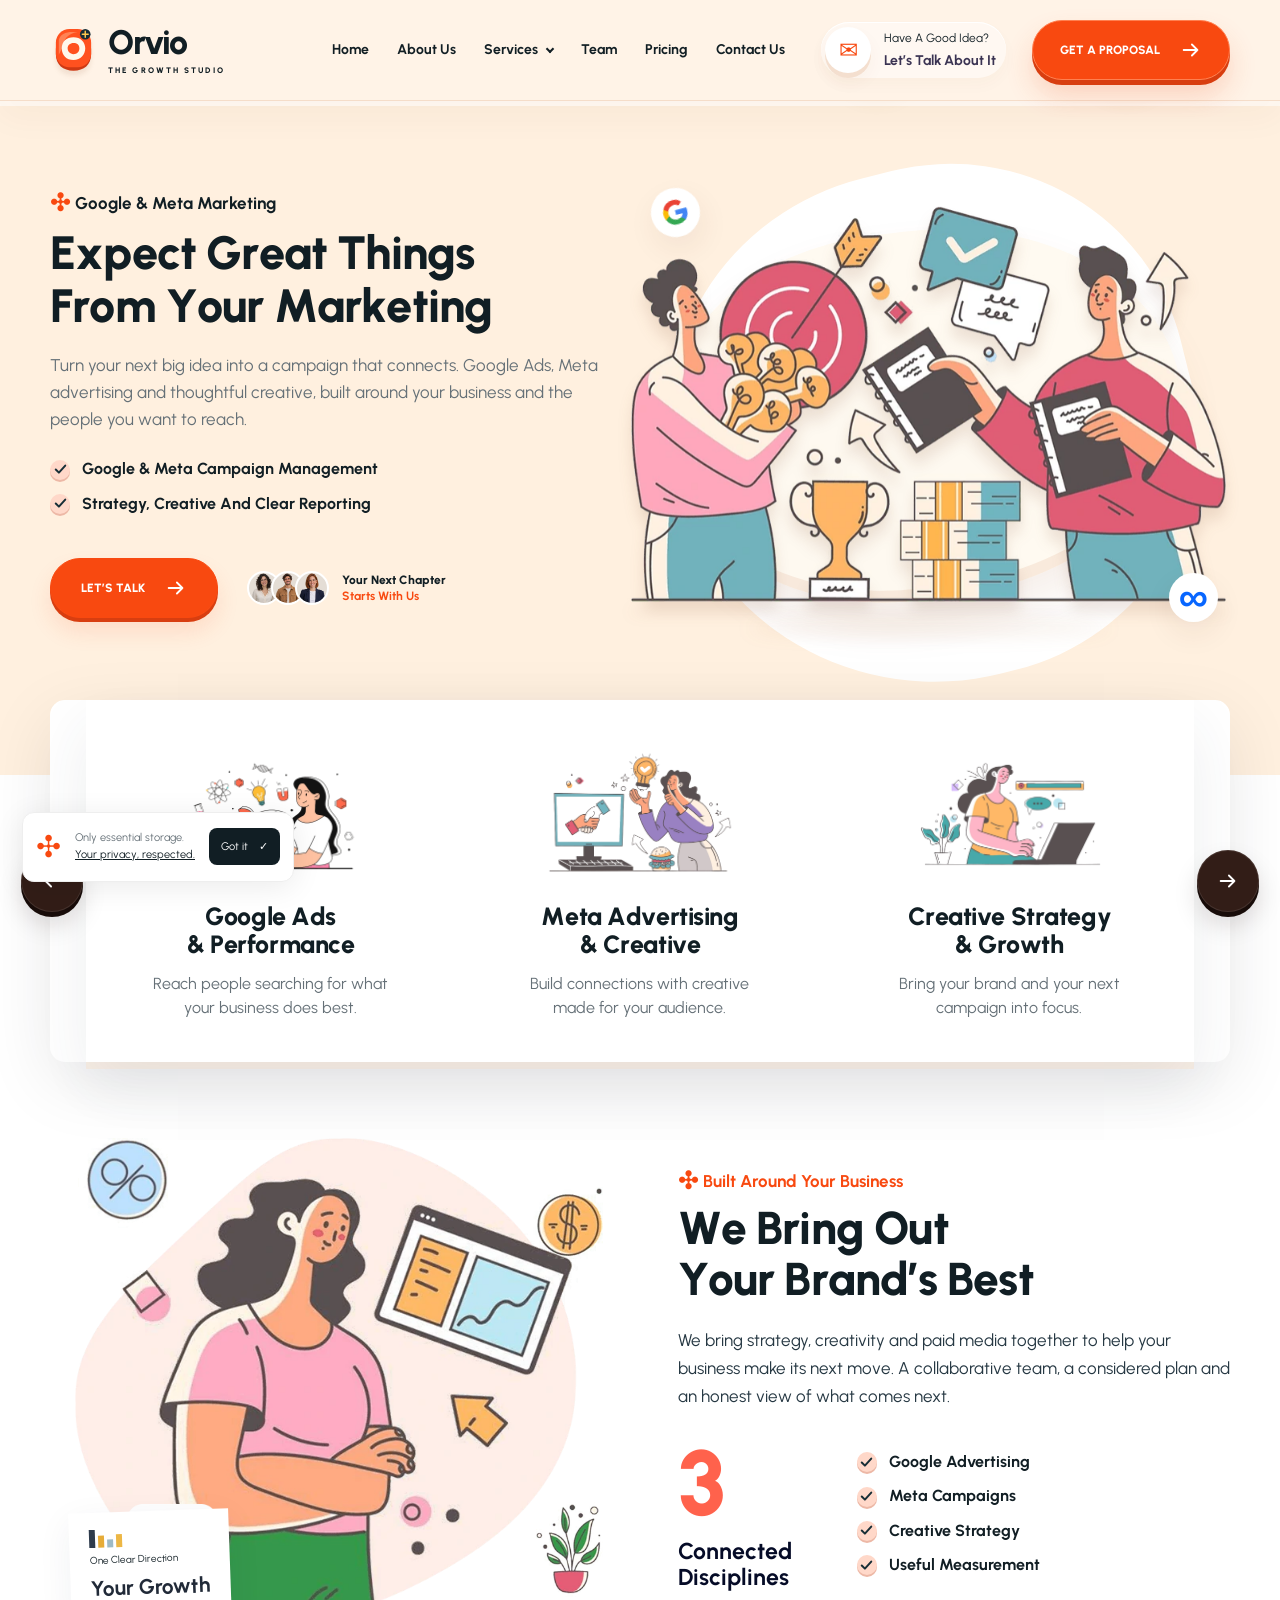
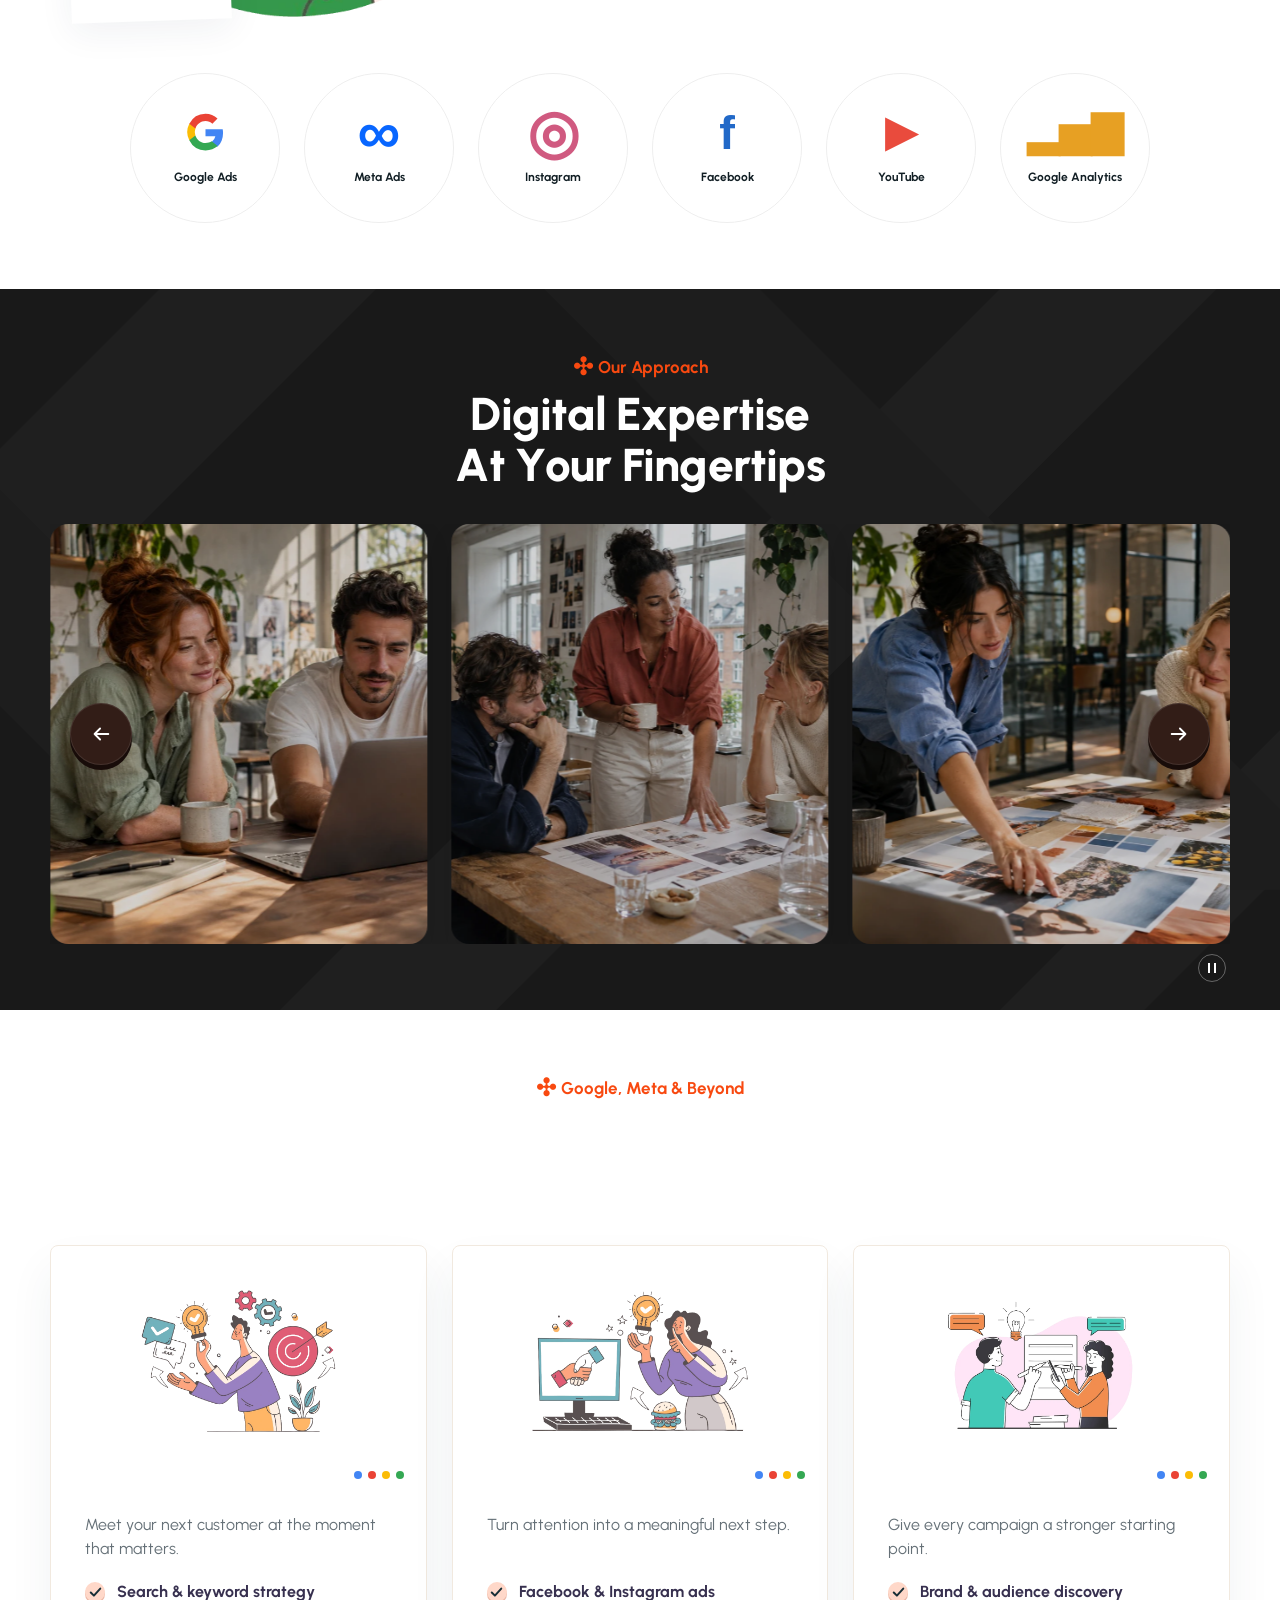
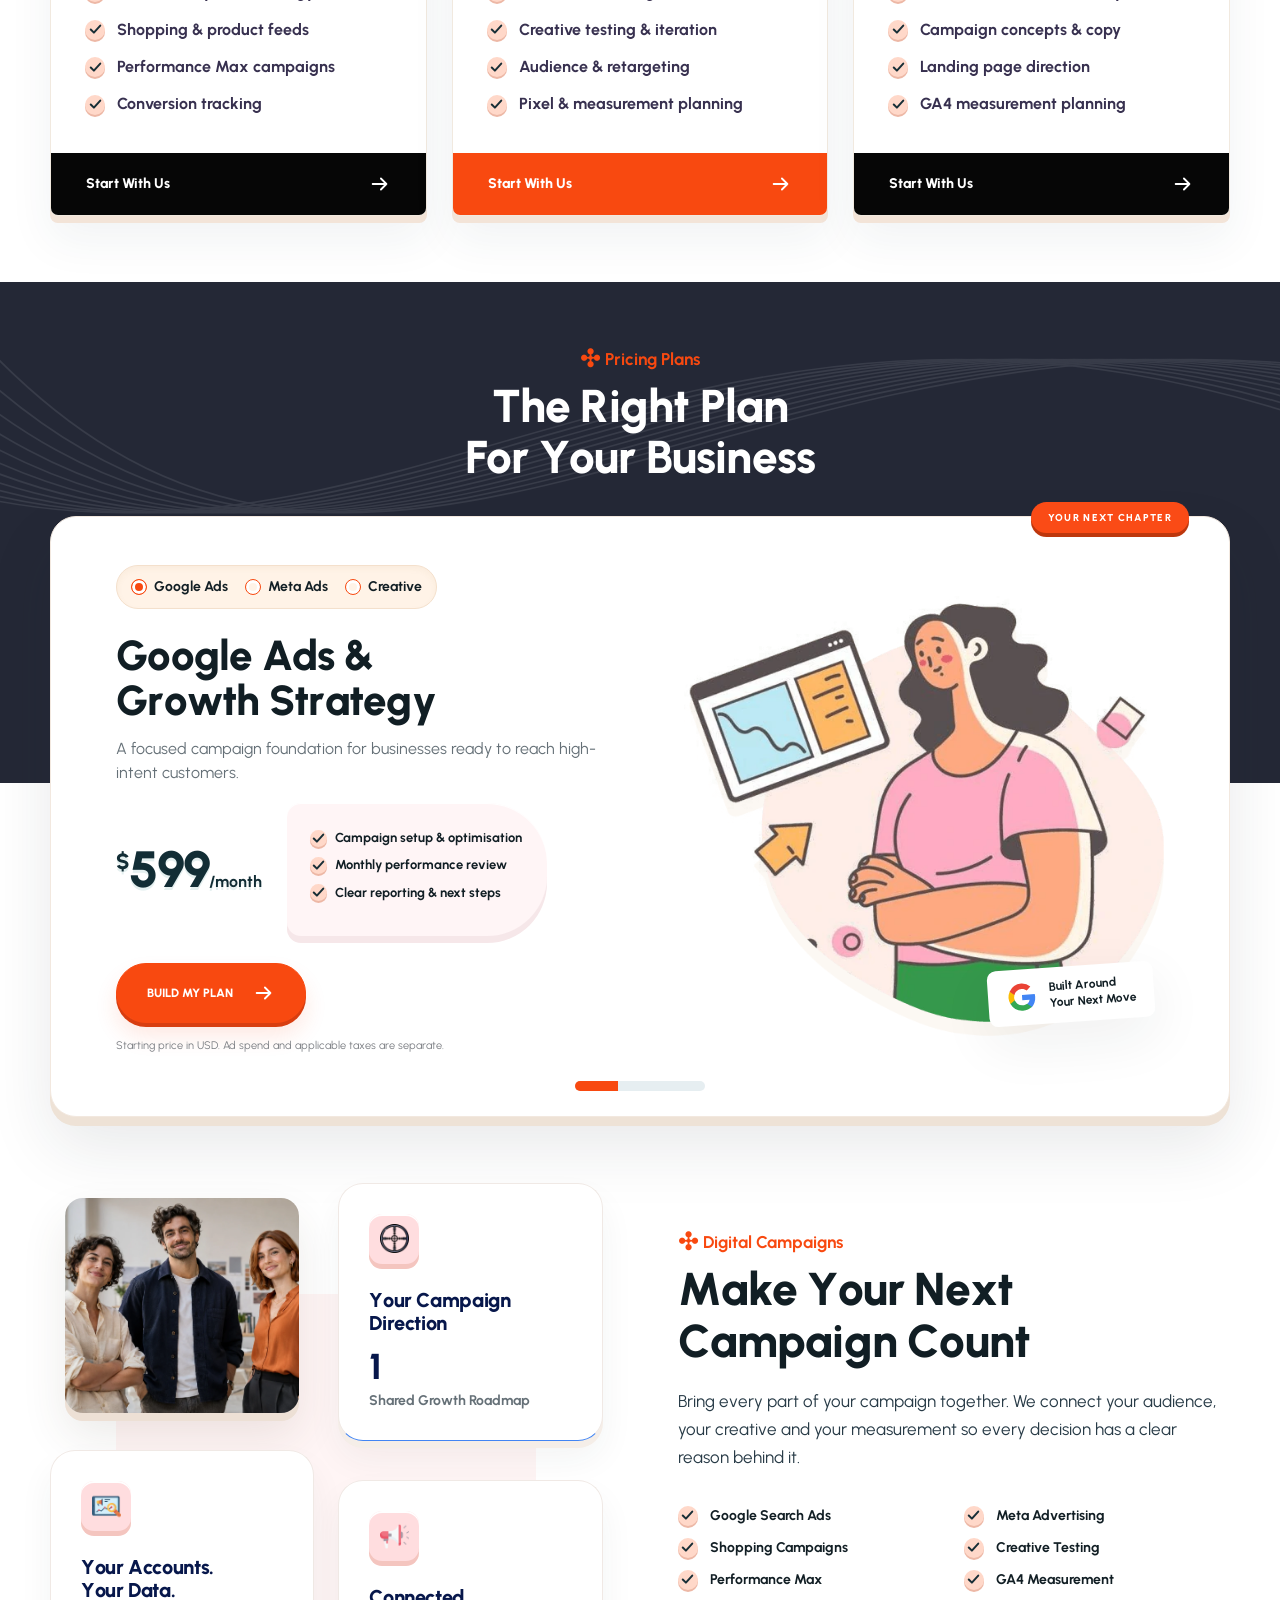
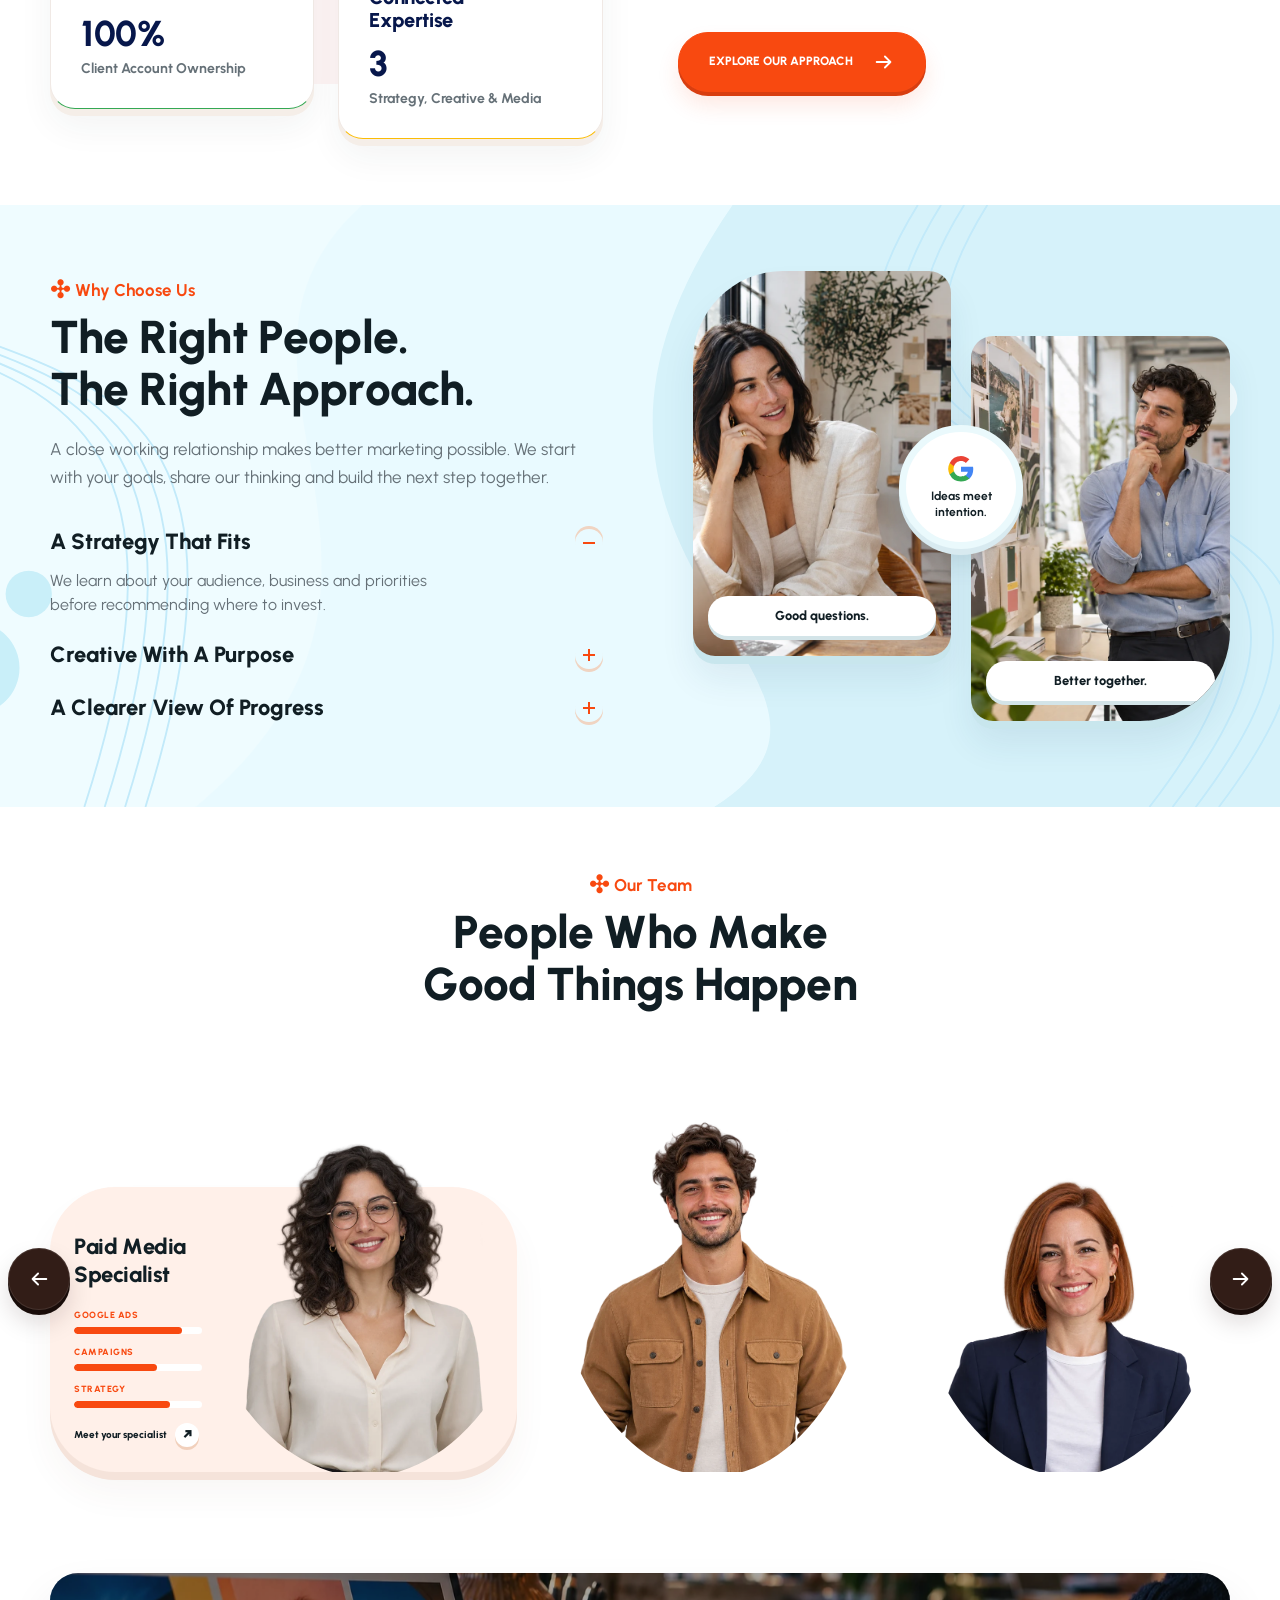
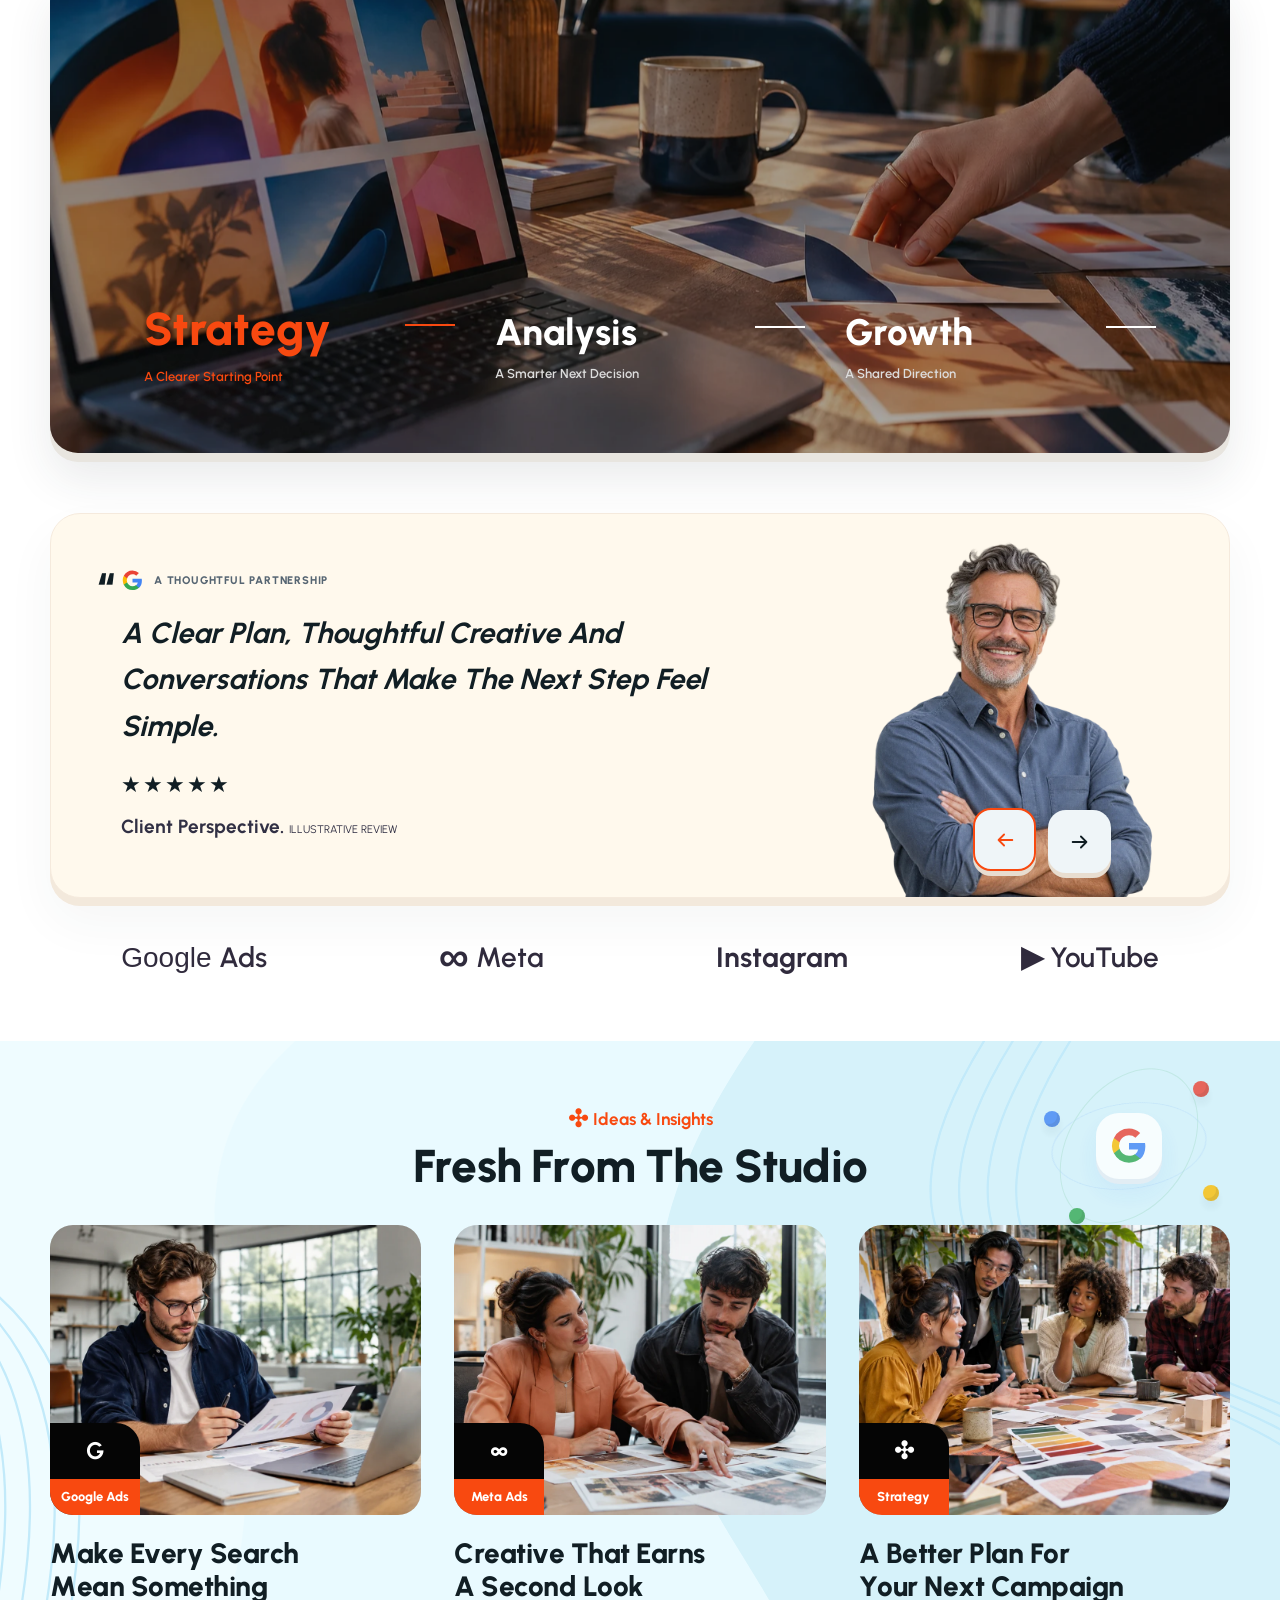
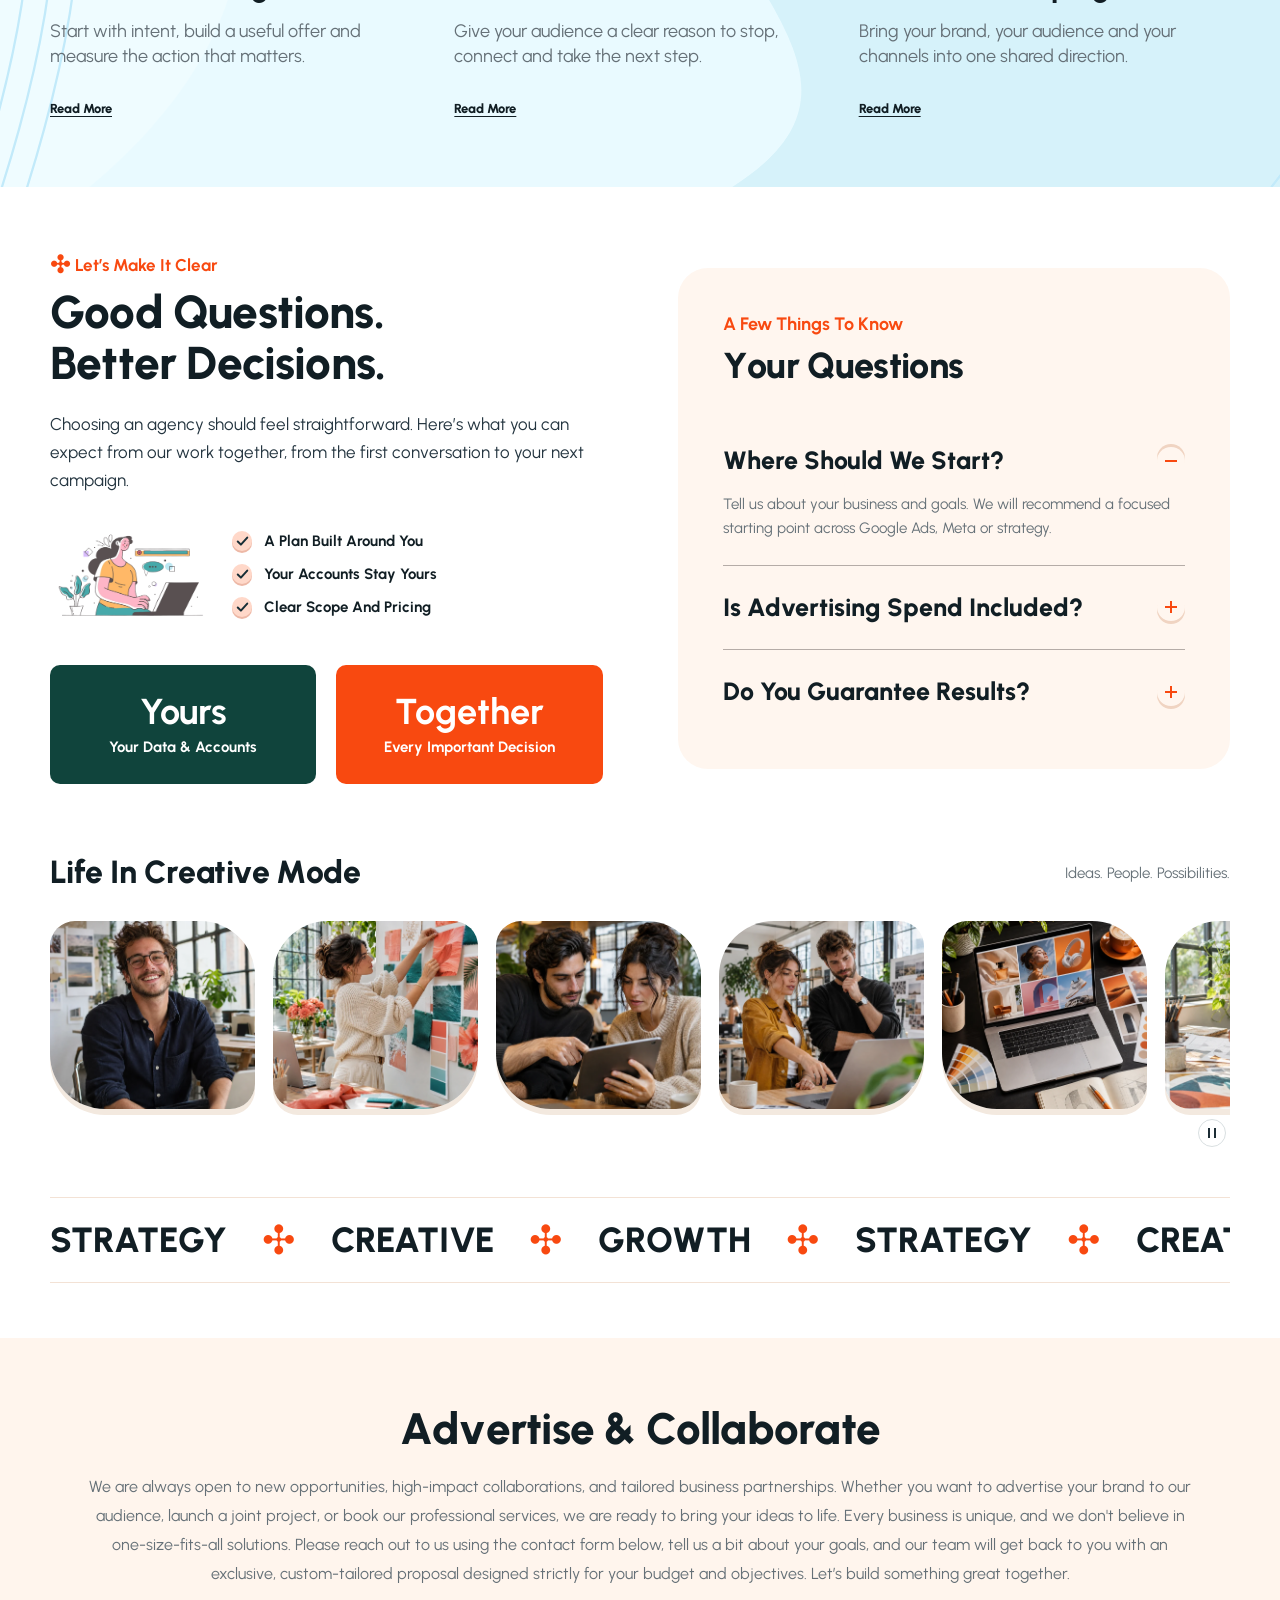
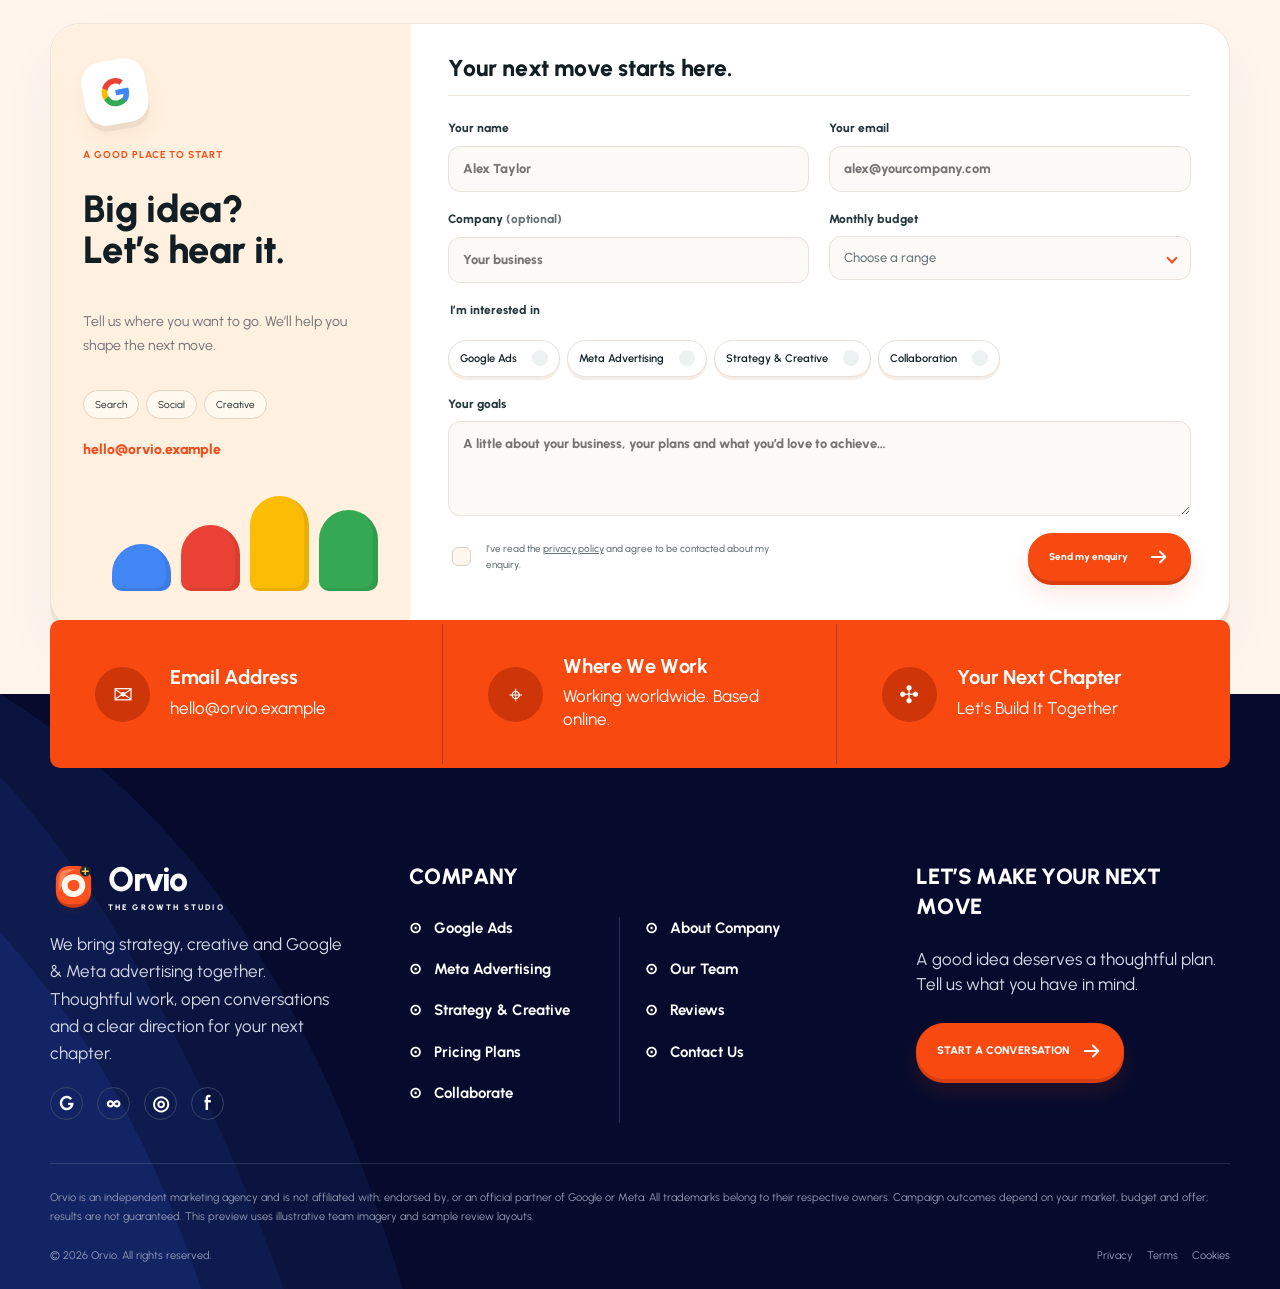
<file: index.html>
<!DOCTYPE html>

<html lang="en"><head><meta charset="utf-8"/><meta content="width=device-width, initial-scale=1" name="viewport"/><meta content="Independent Google Ads, Meta advertising and creative strategy. Thoughtful campaigns built around your next move." name="description"/><meta content="#fff0df" name="theme-color"/><title>Home | Orvio</title><link href="assets/logo.svg" rel="icon"/><link href="assets/swiper.css" rel="stylesheet"/><link href="assets/aos.css" rel="stylesheet"/><link href="assets/style.css" rel="stylesheet"/><script src="config/config.js"></script><script defer="" src="assets/swiper.js"></script><script defer="" src="assets/aos.js"></script><script defer="" src="assets/redesign.js"></script><link href="assets/redesign.css" rel="stylesheet"/><link href="assets/enhance.css" rel="stylesheet"/><script defer="" src="assets/enhance.js"></script><link href="assets/polish.css" rel="stylesheet"/><script defer="True" src="assets/polish.js"></script><link href="assets/motion.css" rel="stylesheet"/><link href="assets/refine.css" rel="stylesheet"/><script defer="True" src="assets/refine.js"></script></head><body class="orvio-v3" data-page-title="Home"><a class="skip-link" href="#main">Skip to content</a><header class="site-header"><div class="container header-inner"><a aria-label="Home" class="brand" data-route="home" href="index.html"><img alt="" class="brand-mark" data-logo="" src="assets/logo.svg"/><span data-company="">Orvio</span><small>THE GROWTH STUDIO</small></a><nav aria-label="Main navigation" id="main-nav"><a data-route="home" href="index.html">Home</a><a data-route="about" href="index.html#about">About Us</a><div class="nav-services"><button aria-expanded="false" class="services-toggle">Services <span class="chevron"></span></button><div class="dropdown"><a data-route="googleService" href="google-ads.html">Google Ads</a><a data-route="metaService" href="meta-ads.html">Meta Advertising</a><a data-route="strategyService" href="strategy.html">Strategy &amp; Creative</a></div></div><a data-route="team" href="index.html#team">Team</a><a data-route="pricing" href="index.html#pricing">Pricing</a><a data-route="contact" href="index.html#contact">Contact Us</a></nav><a class="header-mail" data-email="" href="mailto:hello@orvio.example"><span class="mail-icon">✉</span><span>Have A Good Idea?<b>Let’s Talk About It</b></span></a><a class="btn" data-route="contact" href="index.html#contact">GET A PROPOSAL <span aria-hidden="true" class="arrow"><svg aria-hidden="true" fill="none" viewbox="0 0 24 24"><path d="M4 12h15M13 6l6 6-6 6" stroke="currentColor" stroke-linecap="round" stroke-linejoin="round" stroke-width="2"></path></svg></span></a><button aria-controls="main-nav" aria-expanded="false" aria-label="Open menu" class="menu-toggle"><span></span><span></span></button></div></header><main id="main"><section class="ref-hero"><div aria-hidden="true" class="brand-rain"><span class="brand-bubble bubble-0" style="--delay:0.0s;--duration:17s;--left:5%;--size:30px"><img alt="Google" class="brand-icon" src="assets/google.svg"/></span><span class="brand-bubble bubble-1" style="--delay:-2.7s;--duration:19s;--left:18%;--size:43px"><img alt="Ads" class="brand-icon" src="assets/ads.svg"/></span><span class="brand-bubble bubble-2" style="--delay:-5.4s;--duration:21s;--left:31%;--size:56px"><img alt="Google" class="brand-icon" src="assets/google.svg"/></span><span class="brand-bubble bubble-3" style="--delay:-8.100000000000001s;--duration:23s;--left:44%;--size:30px"><img alt="Google" class="brand-icon" src="assets/google.svg"/></span><span class="brand-bubble bubble-4" style="--delay:-10.8s;--duration:17s;--left:57%;--size:43px"><img alt="Ads" class="brand-icon" src="assets/ads.svg"/></span><span class="brand-bubble bubble-5" style="--delay:-13.5s;--duration:19s;--left:70%;--size:56px"><img alt="Google" class="brand-icon" src="assets/google.svg"/></span><span class="brand-bubble bubble-6" style="--delay:-16.200000000000003s;--duration:21s;--left:83%;--size:30px"><img alt="Google" class="brand-icon" src="assets/google.svg"/></span></div><div class="container"><div class="ref-hero-grid"><div class="ref-hero-copy" data-aos="fade-up"><p class="ref-kicker"><span>✣</span> Google &amp; Meta Marketing</p><h1>Expect Great Things <br/>From Your Marketing</h1><p>Turn your next big idea into a campaign that connects. Google Ads, Meta advertising and thoughtful creative, built around your business and the people you want to reach.</p><ul class="checks"><li>Google &amp; Meta Campaign Management</li><li>Strategy, Creative And Clear Reporting</li></ul><div class="ref-hero-actions"><a class="btn" href="#contact">LET’S TALK<span aria-hidden="true" class="arrow"><svg aria-hidden="true" fill="none" viewbox="0 0 24 24"><path d="M4 12h15M13 6l6 6-6 6" stroke="currentColor" stroke-linecap="round" stroke-linejoin="round" stroke-width="2"></path></svg></span></a><div class="community"><span class="avatar-stack"><img alt="" src="assets/person-a.webp"/><img alt="" src="assets/person-b.webp"/><img alt="" src="assets/person-c.webp"/></span><span>Your Next Chapter<br/><b>Starts With Us</b></span></div></div></div><div class="ref-hero-art" data-aos="fade-left"><div class="ref-hero-blob"></div><div aria-label="Campaign illustrations" class="hero-art-deck"><img alt="Creative strategists, a target and ideas for your next marketing campaign" class="hero-art-slide is-active" decoding="async" src="assets/illustration-hero.webp"/><img alt="" aria-hidden="true" class="hero-art-slide" decoding="async" src="assets/illustration-about.webp"/><img alt="" aria-hidden="true" class="hero-art-slide" decoding="async" src="assets/illustration-service1.webp"/></div><span class="hero-platform google"><img alt="Google" src="assets/google.svg"/></span><span aria-label="Meta" class="hero-platform meta">∞</span></div></div></div></section><section class="ref-intro"><div class="container"><div class="ref-slider intro" data-slider="intro"><div class="swiper"><div class="swiper-wrapper"><div class="swiper-slide"><a class="ref-intro-card" data-route="googleService" href="google-ads.html"><img alt="Google Ads illustration" class="" loading="lazy" src="assets/illustration-intro1.webp"/><h3>Google Ads <br/>&amp; Performance</h3><p>Reach people searching for what your business does best.</p></a></div><div class="swiper-slide"><a class="ref-intro-card" data-route="metaService" href="meta-ads.html"><img alt="Meta Advertising illustration" class="" loading="lazy" src="assets/illustration-intro2.webp"/><h3>Meta Advertising <br/>&amp; Creative</h3><p>Build connections with creative made for your audience.</p></a></div><div class="swiper-slide"><a class="ref-intro-card" data-route="strategyService" href="strategy.html"><img alt="Strategy &amp; Creative illustration" class="" loading="lazy" src="assets/illustration-intro3.webp"/><h3>Creative Strategy <br/>&amp; Growth</h3><p>Bring your brand and your next campaign into focus.</p></a></div></div></div><button aria-label="Previous slide" class="ref-prev points-left"><svg aria-hidden="true" fill="none" viewbox="0 0 24 24"><path d="M4 12h15M13 6l6 6-6 6" stroke="currentColor" stroke-linecap="round" stroke-linejoin="round" stroke-width="2"></path></svg></button><button aria-label="Next slide" class="ref-next"><svg aria-hidden="true" fill="none" viewbox="0 0 24 24"><path d="M4 12h15M13 6l6 6-6 6" stroke="currentColor" stroke-linecap="round" stroke-linejoin="round" stroke-width="2"></path></svg></button><div class="ref-pagination"></div></div></div></section><section class="ref-section ref-about" id="about"><div class="container ref-split"><div class="ref-about-art" data-aos="fade-right"><img alt="Marketing specialist with a campaign dashboard" class="" loading="lazy" src="assets/illustration-about.webp"/><img alt="" class="about-float float-1" loading="lazy" src="assets/about-shape-1.webp"/><img alt="" class="about-float float-2" loading="lazy" src="assets/about-shape-2.webp"/><img alt="" class="about-float float-3" loading="lazy" src="assets/about-shape-3.webp"/><img alt="" class="about-float float-4" loading="lazy" src="assets/about-shape-4.webp"/><div class="profile-note"><span class="tiny-bars"><i></i><i></i><i></i><i></i></span><small>One Clear Direction</small><b>Your Growth</b></div></div><div class="ref-about-copy"><div class="ref-heading" data-aos="fade-up"><p class="ref-kicker"><span>✣</span> Built Around Your Business</p><h2>We Bring Out <br/>Your Brand’s Best</h2></div><p>We bring strategy, creativity and paid media together to help your business make its next move. A collaborative team, a considered plan and an honest view of what comes next.</p><div class="experience"><div><strong>3</strong><b>Connected<br/>Disciplines</b></div><ul class="checks"><li>Google Advertising</li><li>Meta Campaigns</li><li>Creative Strategy</li><li>Useful Measurement</li></ul></div></div></div><div class="container"><div class="platform-circles" data-aos="fade-up"><a data-route="googleService" href="google-ads.html"><span class="platform-symbol google"><img alt="" src="assets/google.svg"/></span><span>Google Ads</span></a><a data-route="metaService" href="meta-ads.html"><span class="platform-symbol meta">∞</span><span>Meta Ads</span></a><a data-route="metaService" href="meta-ads.html"><span class="platform-symbol instagram">◎</span><span>Instagram</span></a><a data-route="metaService" href="meta-ads.html"><span class="platform-symbol facebook">f</span><span>Facebook</span></a><a data-route="googleService" href="google-ads.html"><span class="platform-symbol youtube">▶</span><span>YouTube</span></a><a data-route="googleService" href="google-ads.html"><span class="platform-symbol analytics">▂▅▇</span><span>Google Analytics</span></a></div></div></section><section class="ref-section ref-projects"><div class="container"><div class="ref-heading centered" data-aos="fade-up"><p class="ref-kicker"><span>✣</span> Our Approach</p><h2>Digital Expertise <br/>At Your Fingertips</h2></div><div class="ref-slider projects" data-slider="projects"><div class="swiper"><div class="swiper-wrapper"><div class="swiper-slide"><a class="ref-project-card" data-route="googleService" href="google-ads.html"><img alt="Creative team planning a campaign" class="" loading="lazy" src="assets/studio.webp"/><div class="project-caption"><small>Search &amp; Shopping</small><h3>Search That Starts Something</h3></div></a></div><div class="swiper-slide"><a class="ref-project-card" data-route="metaService" href="meta-ads.html"><img alt="Marketing specialists collaborating" class="" loading="lazy" src="assets/collaboration.webp"/><div class="project-caption"><small>Facebook &amp; Instagram</small><h3>Creative That Connects</h3></div></a></div><div class="swiper-slide"><a class="ref-project-card" data-route="strategyService" href="strategy.html"><img alt="Campaign planning workspace" class="" loading="lazy" src="assets/workspace.webp"/><div class="project-caption"><small>Brand &amp; Performance</small><h3>Ideas With A Clear Direction</h3></div></a></div><div class="swiper-slide"><a class="ref-project-card" href="google-ads.html"><img alt="A Sharper Product Story" class="" loading="lazy" src="assets/approach-a.webp"/><div class="project-caption"><small>Commerce &amp; Creative</small><h3>A Sharper Product Story</h3></div></a></div><div class="swiper-slide"><a class="ref-project-card" href="meta-ads.html"><img alt="Make The First Impression Count" class="" loading="lazy" src="assets/approach-b.webp"/><div class="project-caption"><small>Brand &amp; Audience</small><h3>Make The First Impression Count</h3></div></a></div><div class="swiper-slide"><a class="ref-project-card" href="strategy.html"><img alt="Build Your Next Chapter" class="" loading="lazy" src="assets/approach-c.webp"/><div class="project-caption"><small>Planning &amp; Collaboration</small><h3>Build Your Next Chapter</h3></div></a></div></div></div><button aria-label="Previous slide" class="ref-prev points-left"><svg aria-hidden="true" fill="none" viewbox="0 0 24 24"><path d="M4 12h15M13 6l6 6-6 6" stroke="currentColor" stroke-linecap="round" stroke-linejoin="round" stroke-width="2"></path></svg></button><button aria-label="Next slide" class="ref-next"><svg aria-hidden="true" fill="none" viewbox="0 0 24 24"><path d="M4 12h15M13 6l6 6-6 6" stroke="currentColor" stroke-linecap="round" stroke-linejoin="round" stroke-width="2"></path></svg></button><div class="ref-pagination"></div><button aria-label="Pause automatic gallery" aria-pressed="false" class="motion-pause"><span class="pause-symbol"></span></button></div></div></section><section class="ref-section ref-services" id="services"><div class="container"><div class="ref-heading centered" data-aos="fade-up"><p class="ref-kicker"><span>✣</span> Google, Meta &amp; Beyond</p><h2>Smart Ideas For <br/>Your Brand Are Here</h2></div><div class="ref-service-grid"><article class="ref-service-card" data-aos="fade-up" data-aos-delay="0"><img alt="Google Ads creative illustration" class="" loading="lazy" src="assets/illustration-service1.webp"/><div class="ref-service-content"><h3>Google Ads</h3><p>Meet your next customer at the moment that matters.</p><ul class="checks"><li>Search &amp; keyword strategy</li><li>Shopping &amp; product feeds</li><li>Performance Max campaigns</li><li>Conversion tracking</li></ul></div><a class="ref-service-link" data-route="googleService" href="google-ads.html">Start With Us <span aria-hidden="true" class="arrow"><svg aria-hidden="true" fill="none" viewbox="0 0 24 24"><path d="M4 12h15M13 6l6 6-6 6" stroke="currentColor" stroke-linecap="round" stroke-linejoin="round" stroke-width="2"></path></svg></span></a></article><article class="ref-service-card" data-aos="fade-up" data-aos-delay="80"><img alt="Meta Advertising creative illustration" class="" loading="lazy" src="assets/illustration-service2.webp"/><div class="ref-service-content"><h3>Meta Advertising</h3><p>Turn attention into a meaningful next step.</p><ul class="checks"><li>Facebook &amp; Instagram ads</li><li>Creative testing &amp; iteration</li><li>Audience &amp; retargeting</li><li>Pixel &amp; measurement planning</li></ul></div><a class="ref-service-link" data-route="metaService" href="meta-ads.html">Start With Us <span aria-hidden="true" class="arrow"><svg aria-hidden="true" fill="none" viewbox="0 0 24 24"><path d="M4 12h15M13 6l6 6-6 6" stroke="currentColor" stroke-linecap="round" stroke-linejoin="round" stroke-width="2"></path></svg></span></a></article><article class="ref-service-card" data-aos="fade-up" data-aos-delay="160"><img alt="Strategy &amp; Creative creative illustration" class="" loading="lazy" src="assets/illustration-service3.webp"/><div class="ref-service-content"><h3>Strategy &amp; Creative</h3><p>Give every campaign a stronger starting point.</p><ul class="checks"><li>Brand &amp; audience discovery</li><li>Campaign concepts &amp; copy</li><li>Landing page direction</li><li>GA4 measurement planning</li></ul></div><a class="ref-service-link" data-route="strategyService" href="strategy.html">Start With Us <span aria-hidden="true" class="arrow"><svg aria-hidden="true" fill="none" viewbox="0 0 24 24"><path d="M4 12h15M13 6l6 6-6 6" stroke="currentColor" stroke-linecap="round" stroke-linejoin="round" stroke-width="2"></path></svg></span></a></article></div></div></section><section class="ref-pricing" id="pricing"><div class="ref-price-bg"></div><div class="container"><div class="ref-heading centered" data-aos="fade-up"><p class="ref-kicker"><span>✣</span> Pricing Plans</p><h2>The Right Plan <br/>For Your Business</h2></div><div class="ref-price-card" data-aos="fade-up"><span class="price-ribbon">YOUR NEXT CHAPTER</span><div class="ref-price-copy"><div aria-label="Service pricing" class="ref-plan-tabs" role="tablist"><button aria-selected="true" data-plan="0" role="tab">Google Ads</button><button aria-selected="false" data-plan="1" role="tab">Meta Ads</button><button aria-selected="false" data-plan="2" role="tab">Creative</button></div><h2 id="price-title">Google Ads &amp; <br/>Growth Strategy</h2><p id="price-description">A focused campaign foundation for businesses ready to reach high-intent customers.</p><div class="price-and-list"><div class="price"><sup>$</sup><span id="price-value">599</span><em>/month</em></div><div id="price-features"><ul class="checks"><li>Campaign setup &amp; optimisation</li><li>Monthly performance review</li><li>Clear reporting &amp; next steps</li></ul></div></div><a class="btn" href="#contact">BUILD MY PLAN<span aria-hidden="true" class="arrow"><svg aria-hidden="true" fill="none" viewbox="0 0 24 24"><path d="M4 12h15M13 6l6 6-6 6" stroke="currentColor" stroke-linecap="round" stroke-linejoin="round" stroke-width="2"></path></svg></span></a><p class="price-smallprint">Starting price in USD. Ad spend and applicable taxes are separate.</p></div><div class="ref-price-image"><img alt="Marketing analyst beside campaign charts" class="" loading="lazy" src="assets/illustration-price.webp"/><span class="price-platform"><img alt="Google" src="assets/google.svg"/><b>Built Around<br/>Your Next Move</b></span></div><div class="price-progress"><span></span></div></div></div></section><section class="ref-section ref-campaigns"><div class="container ref-split"><div class="ref-metrics" data-aos="fade-right"><div class="metric-photo"><img alt="Creative team working together" class="" loading="lazy" src="assets/team.webp"/></div><article class="ref-metric"><span class="metric-icon"><img alt="" src="assets/target.png"/></span><h3>Your Campaign <br/>Direction</h3><b>1</b><p>Shared Growth Roadmap</p></article><article class="ref-metric"><span class="metric-icon"><img alt="" src="assets/analytics.png"/></span><h3>Your Accounts. <br/>Your Data.</h3><b>100%</b><p>Client Account Ownership</p></article><article class="ref-metric"><span class="metric-icon"><img alt="" src="assets/megaphone.png"/></span><h3>Connected <br/>Expertise</h3><b>3</b><p>Strategy, Creative &amp; Media</p></article></div><div><div class="ref-heading" data-aos="fade-up"><p class="ref-kicker"><span>✣</span> Digital Campaigns</p><h2>Make Your Next <br/>Campaign Count</h2></div><p>Bring every part of your campaign together. We connect your audience, your creative and your measurement so every decision has a clear reason behind it.</p><div class="double-checks"><ul class="checks"><li>Google Search Ads</li><li>Shopping Campaigns</li><li>Performance Max</li></ul><ul class="checks"><li>Meta Advertising</li><li>Creative Testing</li><li>GA4 Measurement</li></ul></div><a class="btn" data-route="strategyService" href="strategy.html">EXPLORE OUR APPROACH<span aria-hidden="true" class="arrow"><svg aria-hidden="true" fill="none" viewbox="0 0 24 24"><path d="M4 12h15M13 6l6 6-6 6" stroke="currentColor" stroke-linecap="round" stroke-linejoin="round" stroke-width="2"></path></svg></span></a></div></div></section><section class="ref-section ref-choose patterned-sky"><div class="container ref-split"><div><div class="ref-heading" data-aos="fade-up"><p class="ref-kicker"><span>✣</span> Why Choose Us</p><h2>The Right People. <br/>The Right Approach.</h2></div><p>A close working relationship makes better marketing possible. We start with your goals, share our thinking and build the next step together.</p><div class="accordion choose-accordion"><details open=""><summary>A Strategy That Fits<span class="plus"></span></summary><div><p>We learn about your audience, business and priorities before recommending where to invest.</p></div></details><details><summary>Creative With A Purpose<span class="plus"></span></summary><div><p>We build a clear idea around your offer, then adapt it thoughtfully for Google, Facebook and Instagram.</p></div></details><details><summary>A Clearer View Of Progress<span class="plus"></span></summary><div><p>You get useful reporting, honest conversations and practical recommendations for what comes next.</p></div></details></div></div><div class="choose-images" data-aos="fade-left"><div class="choose-portrait first"><img alt="Creative director in the studio" class="" loading="lazy" src="assets/choose-a.webp"/><span>Good questions.</span></div><div class="choose-portrait second"><img alt="Campaign strategist at work" class="" loading="lazy" src="assets/choose-b.webp"/><span>Better together.</span></div><div class="choose-seal"><img alt="Google" class="brand-icon" src="assets/google.svg"/><b>Ideas meet<br/>intention.</b></div></div></div></section><section class="ref-section ref-team" id="team"><div class="container"><div class="ref-heading centered" data-aos="fade-up"><p class="ref-kicker"><span>✣</span> Our Team</p><h2>People Who Make <br/>Good Things Happen</h2></div><div class="team-stage"><div class="team-deck"><article class="team-profile is-featured" data-team-index="0"><div class="team-profile-bg"></div><div class="team-profile-copy"><h3>Paid Media <br/>Specialist</h3><div class="skill-lines"><span>GOOGLE ADS<i></i></span><span>CAMPAIGNS<i></i></span><span>STRATEGY<i></i></span></div><a class="team-contact" href="#contact">Meet your specialist <span>↗</span></a></div><img alt="Illustrative studio specialist" class="team-cutout" loading="lazy" src="assets/person-a.webp"/><span class="team-platform"><img alt="Google" class="brand-icon" src="assets/google.svg"/></span></article><article class="team-profile" data-team-index="1"><div class="team-profile-bg"></div><div class="team-profile-copy"><h3>Creative <br/>Strategist</h3><div class="skill-lines"><span>META CREATIVE<i></i></span><span>CAMPAIGNS<i></i></span><span>STRATEGY<i></i></span></div><a class="team-contact" href="#contact">Meet your specialist <span>↗</span></a></div><img alt="Illustrative studio specialist" class="team-cutout" loading="lazy" src="assets/person-b.webp"/><span class="team-platform"><img alt="Meta" class="brand-icon" src="assets/meta.svg"/></span></article><article class="team-profile" data-team-index="2"><div class="team-profile-bg"></div><div class="team-profile-copy"><h3>Brand <br/>Strategist</h3><div class="skill-lines"><span>BRAND STRATEGY<i></i></span><span>CAMPAIGNS<i></i></span><span>STRATEGY<i></i></span></div><a class="team-contact" href="#contact">Meet your specialist <span>↗</span></a></div><img alt="Illustrative studio specialist" class="team-cutout" loading="lazy" src="assets/person-c.webp"/><span class="team-platform"><img alt="Analytics" class="brand-icon" src="assets/analytics.svg"/></span></article></div><button aria-label="Previous team profile" class="ref-prev points-left"><svg aria-hidden="true" fill="none" viewbox="0 0 24 24"><path d="M4 12h15M13 6l6 6-6 6" stroke="currentColor" stroke-linecap="round" stroke-linejoin="round" stroke-width="2"></path></svg></button><button aria-label="Next team profile" class="ref-next"><svg aria-hidden="true" fill="none" viewbox="0 0 24 24"><path d="M4 12h15M13 6l6 6-6 6" stroke="currentColor" stroke-linecap="round" stroke-linejoin="round" stroke-width="2"></path></svg></button></div></div></section><section class="ref-panorama"><div class="container"><div class="panorama-frame"><div class="panorama-image panorama-layer is-active" data-scene="Strategy"></div><div class="panorama-image panorama-layer" data-scene="Growth" style="background-image:url(assets/growth-wide.webp)"></div><div class="panorama-image panorama-layer" data-scene="Analysis" style="background-image:url(assets/analysis-wide.webp)"></div><div class="panorama-overlay"></div><div class="panorama-tabs"><button class="active" data-campaign="Strategy">Strategy<span>A Clearer Starting Point</span></button><button data-campaign="Analysis">Analysis<span>A Smarter Next Decision</span></button><button data-campaign="Growth">Growth<span>A Shared Direction</span></button></div><p class="sr-only" id="campaign-copy">A clear audience, a useful offer and a plan built around your goals.</p></div></div></section><section class="ref-section ref-testimonials" id="reviews"><div class="container"><div class="testimonial-stage" data-aos="fade-up" data-review-index="0"><div class="testimonial-copy"><span class="testimonial-quote">“</span><div aria-live="polite" class="testimonial-text"><span class="review-platform"><img alt="Google" src="assets/google.svg"/> A thoughtful partnership</span><blockquote id="review-quote">A Clear Plan, Thoughtful Creative And Conversations That Make The Next Step Feel Simple.</blockquote><div class="testimonial-stars">★★★★★</div><p><b id="review-name">Client Perspective.</b> <small>ILLUSTRATIVE REVIEW</small></p></div></div><div class="testimonial-portrait"><img alt="Illustrative business owner portrait" class="" data-review-photo="" loading="lazy" src="assets/review-person.webp"/></div><div class="testimonial-switch"><button aria-label="Previous review" class="active" data-review="0"><span class="points-left"><svg aria-hidden="true" fill="none" viewbox="0 0 24 24"><path d="M4 12h15M13 6l6 6-6 6" stroke="currentColor" stroke-linecap="round" stroke-linejoin="round" stroke-width="2"></path></svg></span></button><button aria-label="Next review" data-review="1"><span><svg aria-hidden="true" fill="none" viewbox="0 0 24 24"><path d="M4 12h15M13 6l6 6-6 6" stroke="currentColor" stroke-linecap="round" stroke-linejoin="round" stroke-width="2"></path></svg></span></button></div></div><div class="wordmark-row"><span><i class="google-word">Google</i> Ads</span><span class="meta-word">∞ <b>Meta</b></span><span><b>Instagram</b></span><span><b class="youtube-word">▶</b> YouTube</span></div></div></section><section class="ref-section ref-journal patterned-sky"><div aria-hidden="true" class="google-constellation"><span class="orbit-ring"></span><span class="orbit-ring second"></span><i class="orbit-google"><img alt="" src="assets/google.svg"/></i><i class="orbit-dot blue"></i><i class="orbit-dot red"></i><i class="orbit-dot yellow"></i><i class="orbit-dot green"></i></div><div class="container"><div class="ref-heading centered" data-aos="fade-up"><p class="ref-kicker"><span>✣</span> Ideas &amp; Insights</p><h2>Fresh From The Studio</h2></div><div class="ref-journal-grid"><article data-aos="fade-up" data-aos-delay="0"><a class="journal-photo" data-route="googleService" href="google-ads.html"><img alt="Make Every Search Mean Something" class="" loading="lazy" src="assets/journal-one.webp"/><span class="journal-label"><b>G</b><small>Google Ads</small></span></a><h3>Make Every Search <br/>Mean Something</h3><p>Start with intent, build a useful offer and measure the action that matters.</p><a class="journal-more" data-route="googleService" href="google-ads.html">Read More</a></article><article data-aos="fade-up" data-aos-delay="80"><a class="journal-photo" data-route="metaService" href="meta-ads.html"><img alt="Creative That Earns A Second Look" class="" loading="lazy" src="assets/journal-two.webp"/><span class="journal-label"><b>∞</b><small>Meta Ads</small></span></a><h3>Creative That Earns <br/>A Second Look</h3><p>Give your audience a clear reason to stop, connect and take the next step.</p><a class="journal-more" data-route="metaService" href="meta-ads.html">Read More</a></article><article data-aos="fade-up" data-aos-delay="160"><a class="journal-photo" data-route="strategyService" href="strategy.html"><img alt="A Better Plan For Your Next Campaign" class="" loading="lazy" src="assets/journal-three.webp"/><span class="journal-label"><b>✣</b><small>Strategy</small></span></a><h3>A Better Plan For <br/>Your Next Campaign</h3><p>Bring your brand, your audience and your channels into one shared direction.</p><a class="journal-more" data-route="strategyService" href="strategy.html">Read More</a></article></div></div></section><section class="ref-section ref-faq"><div class="container ref-split"><div><div class="ref-heading" data-aos="fade-up"><p class="ref-kicker"><span>✣</span> Let’s Make It Clear</p><h2>Good Questions. <br/>Better Decisions.</h2></div><p>Choosing an agency should feel straightforward. Here’s what you can expect from our work together, from the first conversation to your next campaign.</p><div class="faq-feature"><div class="faq-mini-art"><img alt="Thoughtful creative work" class="" loading="lazy" src="assets/illustration-intro3.webp"/></div><ul class="checks"><li>A Plan Built Around You</li><li>Your Accounts Stay Yours</li><li>Clear Scope And Pricing</li></ul></div><div class="faq-stat-pair"><div><b>Yours</b><span>Your Data &amp; Accounts</span></div><div><b>Together</b><span>Every Important Decision</span></div></div></div><div class="ref-faq-box" data-aos="fade-left"><p class="ref-kicker">A Few Things To Know</p><h2>Your Questions</h2><div class="accordion"><details open=""><summary>Where Should We Start?<span class="plus"></span></summary><div><p>Tell us about your business and goals. We will recommend a focused starting point across Google Ads, Meta or strategy.</p></div></details><details><summary>Is Advertising Spend Included?<span class="plus"></span></summary><div><p>No. Our starting fees cover the agreed services. Media spend is paid directly to Google or Meta from your own account.</p></div></details><details><summary>Do You Guarantee Results?<span class="plus"></span></summary><div><p>No. Performance depends on your offer, market, budget and competition. We agree clear goals and improve using evidence.</p></div></details></div></div></div></section><section class="ref-gallery"><div class="container"><div class="gallery-heading"><h2>Life In Creative Mode</h2><span>Ideas. People. Possibilities.</span></div><div class="photo-marquee"><div class="photo-marquee-track"><div class="photo-marquee-group"><a class="gallery-photo" href="#contact"><img alt="A moment in a creative marketing studio" class="" loading="lazy" src="assets/gallery1.webp"/><span>◎</span></a><a class="gallery-photo" href="#contact"><img alt="A moment in a creative marketing studio" class="" loading="lazy" src="assets/gallery2.webp"/><span>◎</span></a><a class="gallery-photo" href="#contact"><img alt="A moment in a creative marketing studio" class="" loading="lazy" src="assets/gallery3.webp"/><span>◎</span></a><a class="gallery-photo" href="#contact"><img alt="A moment in a creative marketing studio" class="" loading="lazy" src="assets/gallery4.webp"/><span>◎</span></a><a class="gallery-photo" href="#contact"><img alt="A moment in a creative marketing studio" class="" loading="lazy" src="assets/gallery5.webp"/><span>◎</span></a><a class="gallery-photo" href="#contact"><img alt="A moment in a creative marketing studio" class="" loading="lazy" src="assets/gallery6.webp"/><span>◎</span></a></div><div aria-hidden="true" class="photo-marquee-group"><a class="gallery-photo" href="#contact" tabindex="-1"><img alt="A moment in a creative marketing studio" class="" loading="lazy" src="assets/gallery1.webp"/><span>◎</span></a><a class="gallery-photo" href="#contact" tabindex="-1"><img alt="A moment in a creative marketing studio" class="" loading="lazy" src="assets/gallery2.webp"/><span>◎</span></a><a class="gallery-photo" href="#contact" tabindex="-1"><img alt="A moment in a creative marketing studio" class="" loading="lazy" src="assets/gallery3.webp"/><span>◎</span></a><a class="gallery-photo" href="#contact" tabindex="-1"><img alt="A moment in a creative marketing studio" class="" loading="lazy" src="assets/gallery4.webp"/><span>◎</span></a><a class="gallery-photo" href="#contact" tabindex="-1"><img alt="A moment in a creative marketing studio" class="" loading="lazy" src="assets/gallery5.webp"/><span>◎</span></a><a class="gallery-photo" href="#contact" tabindex="-1"><img alt="A moment in a creative marketing studio" class="" loading="lazy" src="assets/gallery6.webp"/><span>◎</span></a></div></div><button aria-label="Pause photo ribbon" aria-pressed="false" class="marquee-toggle"><span class="pause-symbol"></span></button></div></div></section><section class="ref-marquee"><div class="container"><div class="marquee-window"><div class="ref-marquee-track"><span>STRATEGY</span><i>✣</i><span>CREATIVE</span><i>✣</i><span>GROWTH</span><i>✣</i><span>STRATEGY</span><i>✣</i><span>CREATIVE</span><i>✣</i><span>GROWTH</span><i>✣</i><span>STRATEGY</span><i>✣</i><span>CREATIVE</span><i>✣</i><span>GROWTH</span><i>✣</i><span>STRATEGY</span><i>✣</i><span>CREATIVE</span><i>✣</i><span>GROWTH</span><i>✣</i></div></div></div></section><section class="section contact-section" id="contact"><div class="container"><div class="collaborate-copy" data-aos="fade-up"><h2 data-config="collaborateTitle">Advertise &amp; Collaborate</h2><p data-config="collaborateText"></p></div><div class="contact-studio"><aside class="form-art"><span class="form-orbit"><img alt="Google" class="brand-icon" src="assets/google.svg"/></span><p class="ref-kicker">A GOOD PLACE TO START</p><h3>Big idea? <br/>Let’s hear it.</h3><p>Tell us where you want to go. We’ll help you shape the next move.</p><div class="form-pills"><span>Search</span><span>Social</span><span>Creative</span></div><a data-email=""></a><div class="form-art-bars"><i></i><i></i><i></i><i></i></div></aside><form action="contact.php" data-aos="fade-up" id="contact-form" method="post"><div class="form-head"><h3>Your next move starts here.</h3></div><div class="form-grid"><label>Your name<input autocomplete="name" maxlength="100" name="name" placeholder="Alex Taylor" required=""/></label><label>Your email<input autocomplete="email" maxlength="254" name="email" placeholder="alex@yourcompany.com" required="" type="email"/></label><label>Company <span>(optional)</span><input autocomplete="organization" maxlength="150" name="company" placeholder="Your business"/></label><label>Monthly budget<select class="native-budget" name="budget" required=""><option value="">Choose a range</option><option>Under $1,000</option><option>$1,000–$3,000</option><option>$3,000–$10,000</option><option>$10,000+</option><option>Let’s discuss</option></select><div class="custom-select"><button aria-expanded="false" aria-haspopup="listbox" class="select-trigger" type="button"><span>Choose a range</span><i></i></button><div aria-label="Monthly budget" class="select-options" hidden="" role="listbox"><button aria-selected="false" data-budget="Under $1,000" role="option" type="button">Under $1,000</button><button aria-selected="false" data-budget="$1,000–$3,000" role="option" type="button">$1,000–$3,000</button><button aria-selected="false" data-budget="$3,000–$10,000" role="option" type="button">$3,000–$10,000</button><button aria-selected="false" data-budget="$10,000+" role="option" type="button">$10,000+</button><button aria-selected="false" data-budget="Let’s discuss" role="option" type="button">Let’s discuss</button></div></div></label></div><fieldset><legend>I’m interested in</legend><div class="interest-options"><label><input name="services[]" type="checkbox" value="Google Ads"/><span>Google Ads <i>✓</i></span></label><label><input name="services[]" type="checkbox" value="Meta Advertising"/><span>Meta Advertising <i>✓</i></span></label><label><input name="services[]" type="checkbox" value="Strategy &amp; Creative"/><span>Strategy &amp; Creative <i>✓</i></span></label><label><input name="services[]" type="checkbox" value="Collaboration"/><span>Collaboration <i>✓</i></span></label></div></fieldset><label>Your goals<textarea maxlength="5000" minlength="20" name="message" placeholder="A little about your business, your plans and what you’d love to achieve…" required="" rows="3"></textarea></label><div aria-hidden="true" class="honeypot"><label>Website<input autocomplete="off" name="website" tabindex="-1"/></label></div><div class="form-bottom"><label class="consent"><input name="consent" required="" type="checkbox" value="yes"/><span>I’ve read the <a data-route="privacy" href="privacy.html">privacy policy</a> and agree to be contacted about my enquiry.</span></label><button class="btn" type="submit">Send my enquiry<span aria-hidden="true" class="arrow"><svg aria-hidden="true" fill="none" viewbox="0 0 24 24"><path d="M4 12h15M13 6l6 6-6 6" stroke="currentColor" stroke-linecap="round" stroke-linejoin="round" stroke-width="2"></path></svg></span></button></div><p aria-live="polite" id="form-status" role="status"></p></form></div></div></section></main><footer class="ref-footer"><div class="container"><div class="footer-contact-strip"><div><span class="strip-icon">✉</span><div><h3>Email Address</h3><a data-email=""></a></div></div><div><span class="strip-icon">⌖</span><div><h3>Where We Work</h3><p data-config="address"></p></div></div><div><span class="strip-icon">✣</span><div><h3>Your Next Chapter</h3><a data-route="contact" href="index.html#contact">Let’s Build It Together</a></div></div></div><div class="ref-footer-grid"><div><a aria-label="Home" class="brand" data-route="home" href="index.html"><img alt="" class="brand-mark" data-logo="" src="assets/logo.svg"/><span data-company="">Orvio</span><small>THE GROWTH STUDIO</small></a><p data-config="footer"></p><div class="footer-platforms"><span>G</span><span>∞</span><span>◎</span><span>f</span></div></div><div><h3>COMPANY</h3><div class="footer-nav-columns"><div><a data-route="googleService" href="google-ads.html">⊙   Google Ads</a><a data-route="metaService" href="meta-ads.html">⊙   Meta Advertising</a><a data-route="strategyService" href="strategy.html">⊙   Strategy &amp; Creative</a><a data-route="pricing" href="index.html#pricing">⊙   Pricing Plans</a><a data-route="contact" href="index.html#contact">⊙   Collaborate</a></div><div><a data-route="about" href="index.html#about">⊙   About Company</a><a data-route="team" href="index.html#team">⊙   Our Team</a><a data-route="reviews" href="index.html#reviews">⊙   Reviews</a><a data-route="contact" href="index.html#contact">⊙   Contact Us</a></div></div></div><div><h3>LET’S MAKE YOUR NEXT MOVE</h3><p>A good idea deserves a thoughtful plan. Tell us what you have in mind.</p><a class="btn" data-route="contact" href="index.html#contact">START A CONVERSATION<span aria-hidden="true" class="arrow"><svg aria-hidden="true" fill="none" viewbox="0 0 24 24"><path d="M4 12h15M13 6l6 6-6 6" stroke="currentColor" stroke-linecap="round" stroke-linejoin="round" stroke-width="2"></path></svg></span></a></div></div><p class="disclaimer" data-config="disclaimer"></p><div class="ref-footer-bottom"><span>© <span data-year=""></span> <span data-company="">Orvio</span>. All rights reserved.</span><div><a data-route="privacy" href="privacy.html">Privacy</a><a data-route="terms" href="terms.html">Terms</a><a data-route="cookies" href="cookies.html">Cookies</a></div></div></div></footer><aside aria-label="Privacy notice" class="cookie-card" hidden=""><span class="cookie-icon">✣</span><p>Only essential storage.<br/><a data-route="cookies" href="cookies.html">Your privacy, respected.</a></p><button class="cookie-accept">Got it <span>✓</span></button></aside><div aria-hidden="true" class="page-transition"><div class="transition-orbit"><span></span><span></span><span></span><span></span><img alt="" src="assets/logo.svg"/></div><strong data-company="">Orvio</strong><p>Connecting your next big idea.</p></div></body></html>
</file>
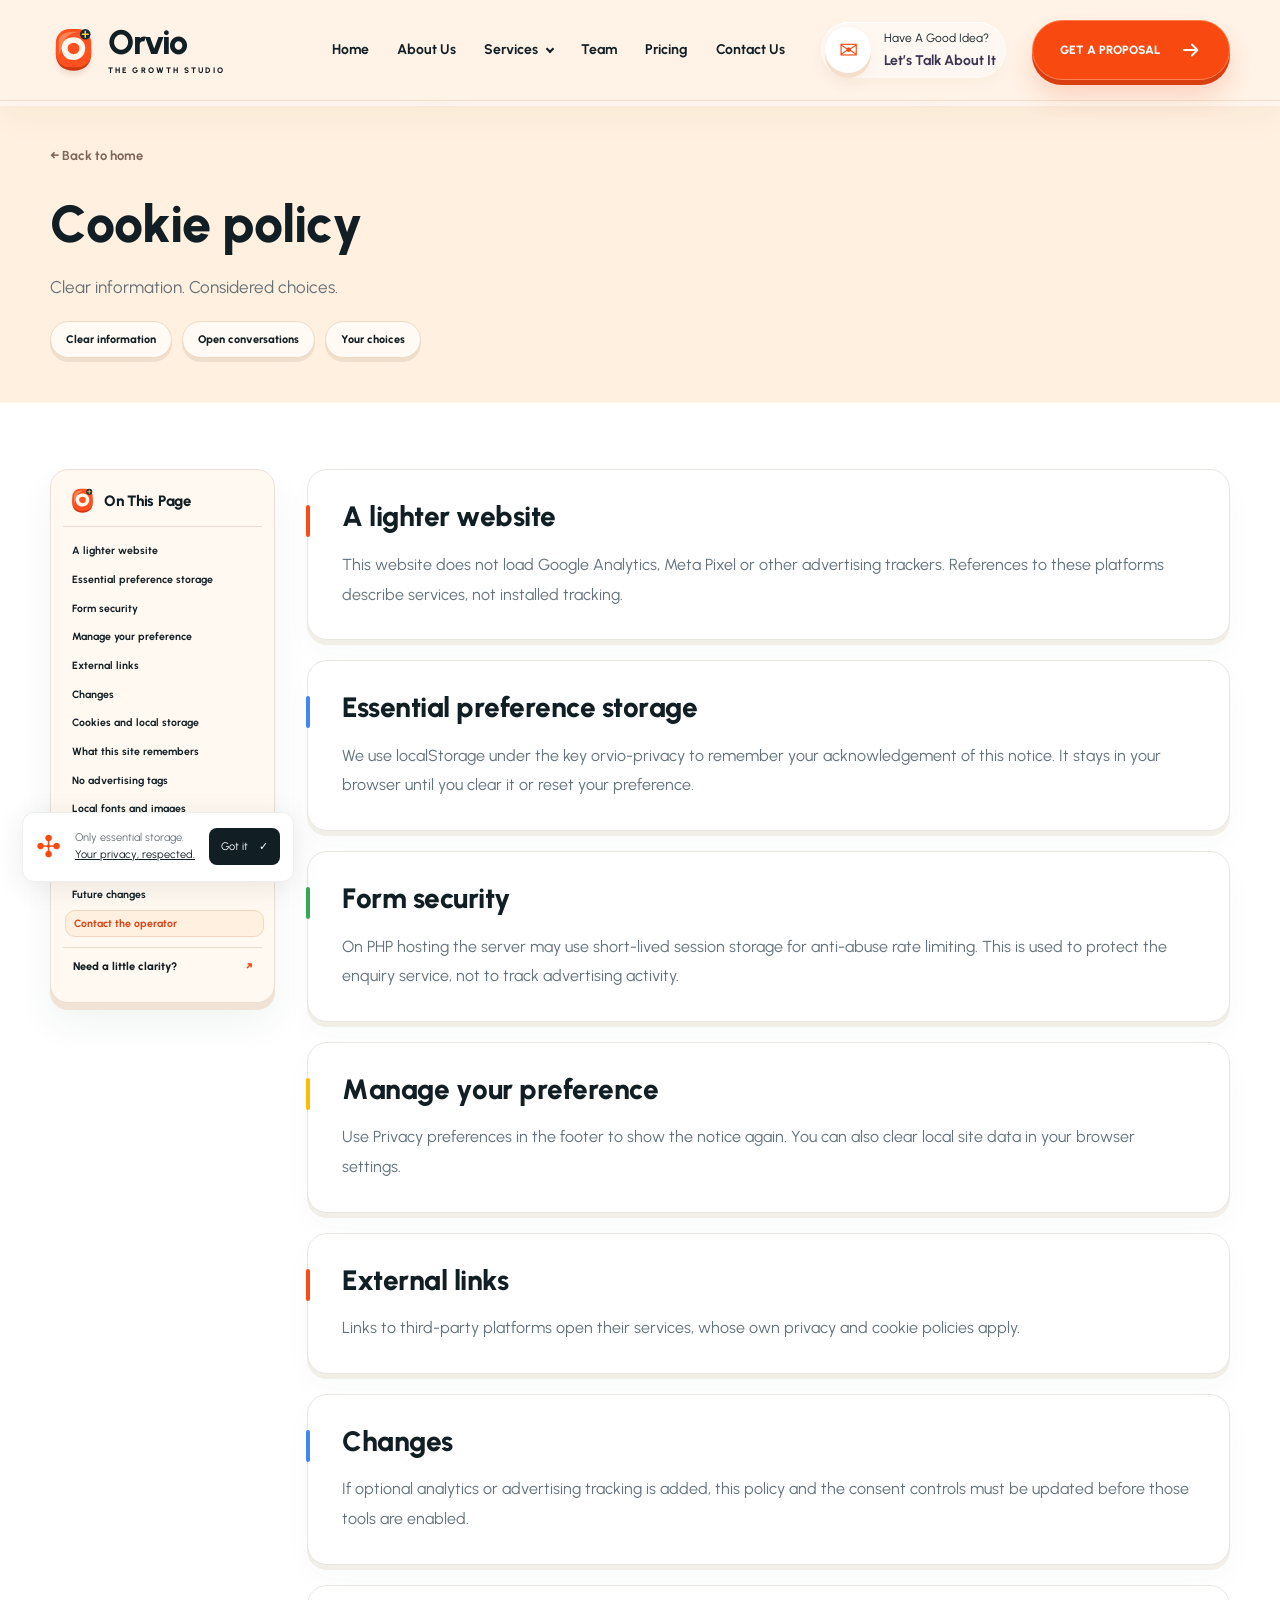
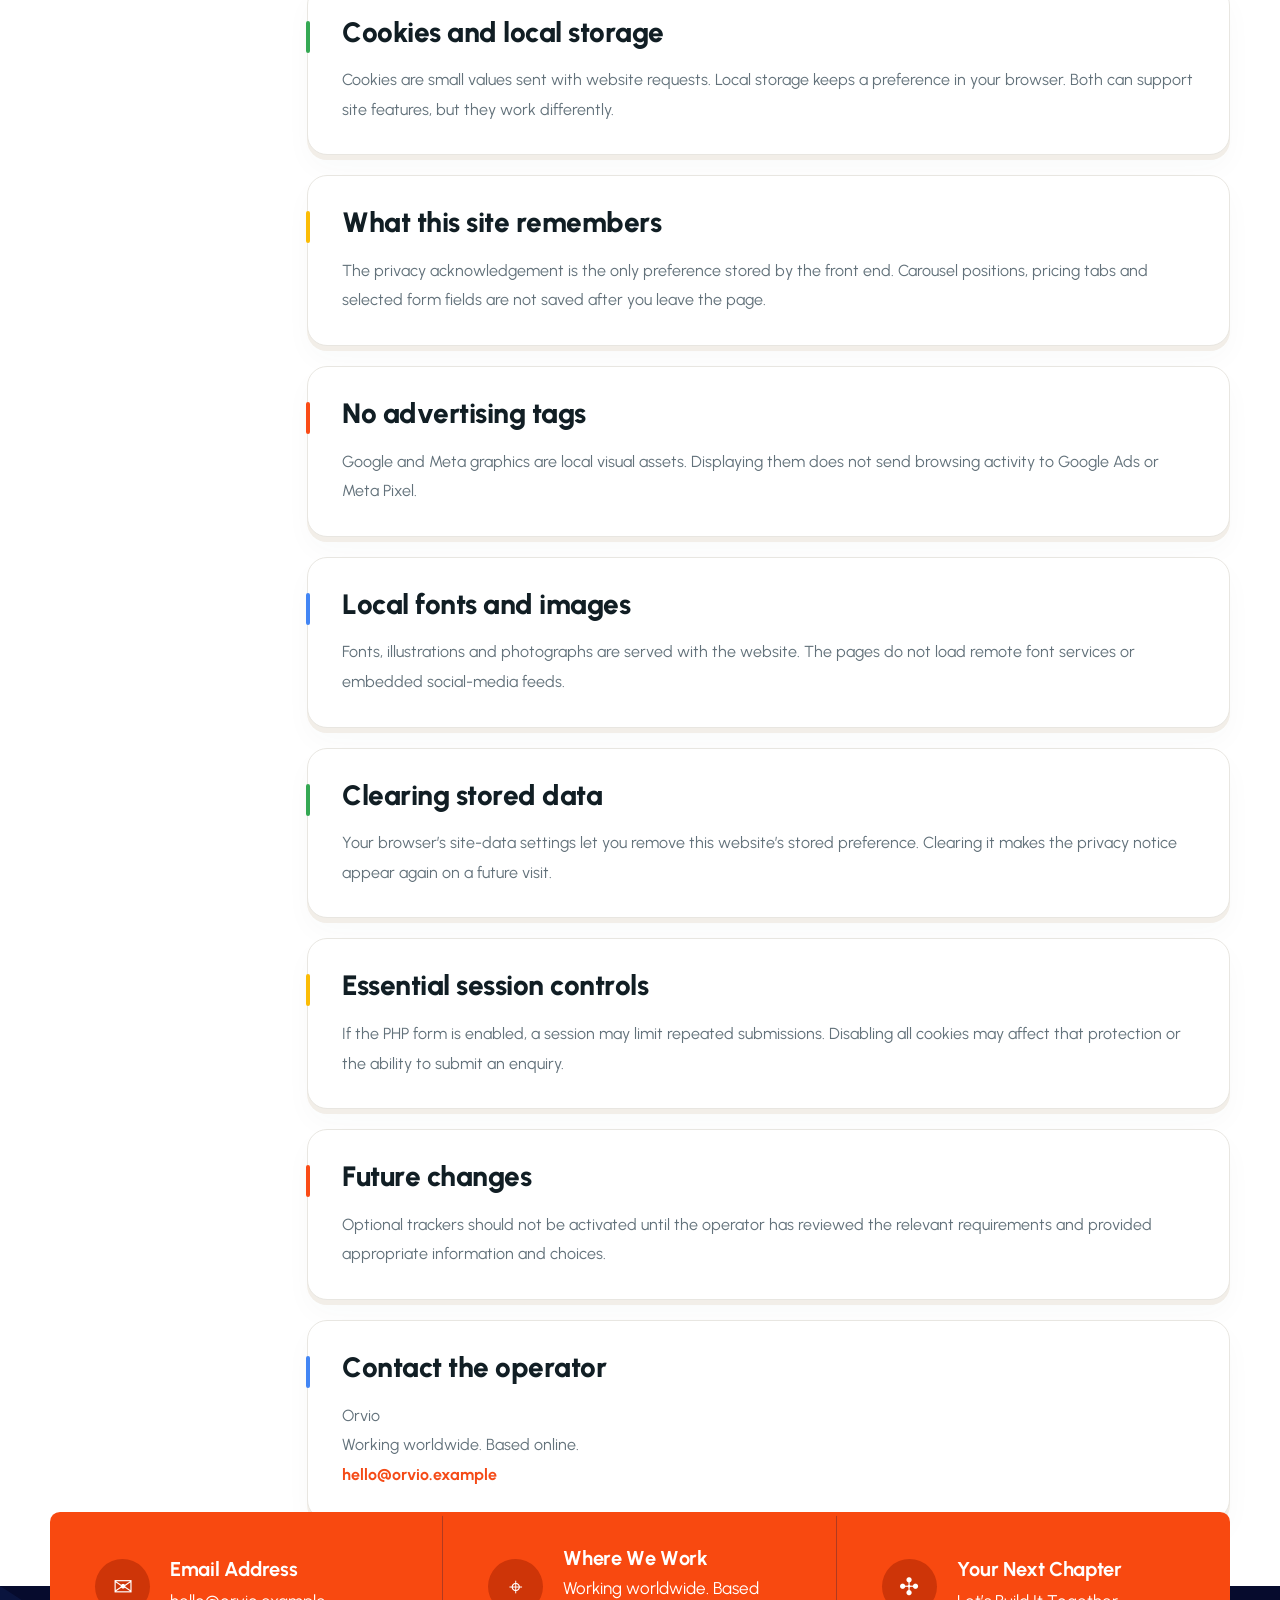
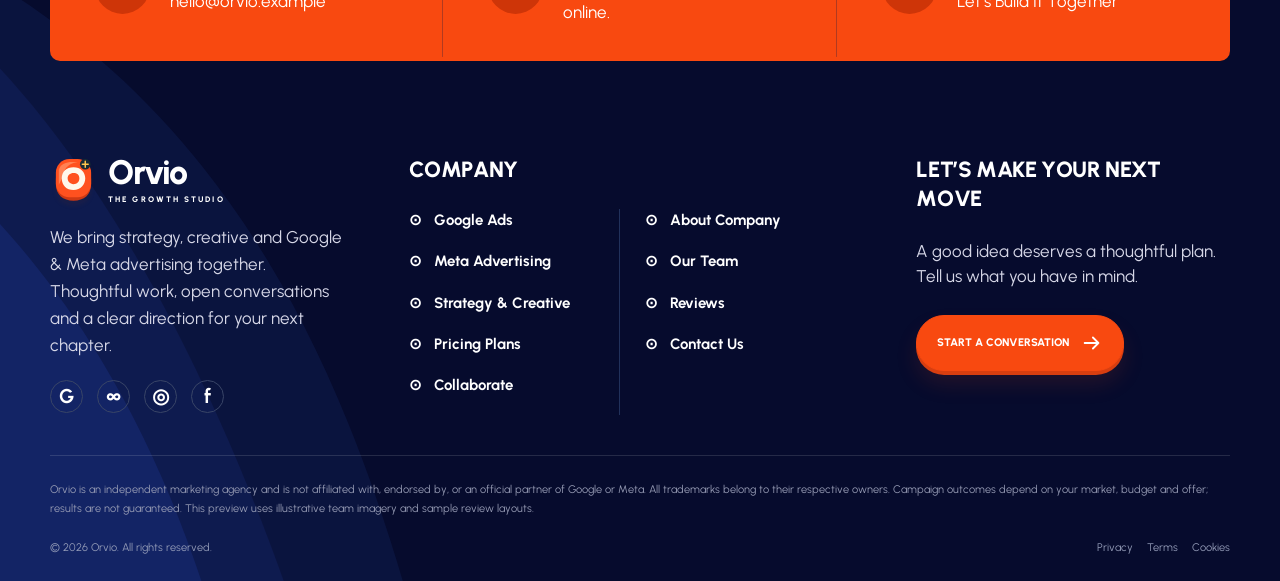
<file: cookies.html>
<!DOCTYPE html>

<html lang="en"><head><meta charset="utf-8"/><meta content="width=device-width, initial-scale=1" name="viewport"/><meta content="Independent Google Ads, Meta advertising and creative strategy. Thoughtful campaigns built around your next move." name="description"/><meta content="#fff0df" name="theme-color"/><title>Cookie policy | Orvio</title><link href="assets/logo.svg" rel="icon"/><link href="assets/swiper.css" rel="stylesheet"/><link href="assets/aos.css" rel="stylesheet"/><link href="assets/style.css" rel="stylesheet"/><script src="config/config.js"></script><script defer="" src="assets/swiper.js"></script><script defer="" src="assets/aos.js"></script><script defer="" src="assets/redesign.js"></script><link href="assets/redesign.css" rel="stylesheet"/><link href="assets/enhance.css" rel="stylesheet"/><script defer="" src="assets/enhance.js"></script><link href="assets/polish.css" rel="stylesheet"/><script defer="True" src="assets/polish.js"></script><link href="assets/motion.css" rel="stylesheet"/><link href="assets/refine.css" rel="stylesheet"/><script defer="True" src="assets/refine.js"></script></head><body class="orvio-v3 legal-page" data-page-title="Cookie policy"><a class="skip-link" href="#main">Skip to content</a><header class="site-header"><div class="container header-inner"><a aria-label="Home" class="brand" data-route="home" href="index.html"><img alt="" class="brand-mark" data-logo="" src="assets/logo.svg"/><span data-company="">Orvio</span><small>THE GROWTH STUDIO</small></a><nav aria-label="Main navigation" id="main-nav"><a data-route="home" href="index.html">Home</a><a data-route="about" href="index.html#about">About Us</a><div class="nav-services"><button aria-expanded="false" class="services-toggle">Services <span class="chevron"></span></button><div class="dropdown"><a data-route="googleService" href="google-ads.html">Google Ads</a><a data-route="metaService" href="meta-ads.html">Meta Advertising</a><a data-route="strategyService" href="strategy.html">Strategy &amp; Creative</a></div></div><a data-route="team" href="index.html#team">Team</a><a data-route="pricing" href="index.html#pricing">Pricing</a><a data-route="contact" href="index.html#contact">Contact Us</a></nav><a class="header-mail" data-email="" href="mailto:hello@orvio.example"><span class="mail-icon">✉</span><span>Have A Good Idea?<b>Let’s Talk About It</b></span></a><a class="btn" data-route="contact" href="index.html#contact">GET A PROPOSAL <span aria-hidden="true" class="arrow"><svg aria-hidden="true" fill="none" viewbox="0 0 24 24"><path d="M4 12h15M13 6l6 6-6 6" stroke="currentColor" stroke-linecap="round" stroke-linejoin="round" stroke-width="2"></path></svg></span></a><button aria-controls="main-nav" aria-expanded="false" aria-label="Open menu" class="menu-toggle"><span></span><span></span></button></div></header><main id="main"><section class="legal-hero"><div aria-hidden="true" class="brand-rain"><span class="brand-bubble bubble-0" style="--delay:0.0s;--duration:17s;--left:5%;--size:30px"><img alt="Google" class="brand-icon" src="assets/google.svg"/></span><span class="brand-bubble bubble-1" style="--delay:-2.7s;--duration:19s;--left:18%;--size:43px"><img alt="Ads" class="brand-icon" src="assets/ads.svg"/></span><span class="brand-bubble bubble-2" style="--delay:-5.4s;--duration:21s;--left:31%;--size:56px"><img alt="Google" class="brand-icon" src="assets/google.svg"/></span><span class="brand-bubble bubble-3" style="--delay:-8.100000000000001s;--duration:23s;--left:44%;--size:30px"><img alt="Google" class="brand-icon" src="assets/google.svg"/></span><span class="brand-bubble bubble-4" style="--delay:-10.8s;--duration:17s;--left:57%;--size:43px"><img alt="Ads" class="brand-icon" src="assets/ads.svg"/></span><span class="brand-bubble bubble-5" style="--delay:-13.5s;--duration:19s;--left:70%;--size:56px"><img alt="Google" class="brand-icon" src="assets/google.svg"/></span><span class="brand-bubble bubble-6" style="--delay:-16.200000000000003s;--duration:21s;--left:83%;--size:30px"><img alt="Google" class="brand-icon" src="assets/google.svg"/></span></div><div class="container"><a class="back-link" data-route="home" href="index.html">← Back to home</a><h1>Cookie policy</h1><p>Clear information. Considered choices.</p><div class="legal-badges"><span>Clear information</span><span>Open conversations</span><span>Your choices</span></div></div></section><section class="section"><div class="container legal-layout"><aside class="legal-sidebar"><div class="legal-nav-title"><img alt="" src="assets/logo.svg"/><div><small>THE DETAILS</small><h3>On This Page</h3></div></div><nav aria-label="Policy sections" class="legal-nav"><a href="#policy-1">A lighter website</a><a href="#policy-2">Essential preference storage</a><a href="#policy-3">Form security</a><a href="#policy-4">Manage your preference</a><a href="#policy-5">External links</a><a href="#policy-6">Changes</a><a href="#policy-7">Cookies and local storage</a><a href="#policy-8">What this site remembers</a><a href="#policy-9">No advertising tags</a><a href="#policy-10">Local fonts and images</a><a href="#policy-11">Clearing stored data</a><a href="#policy-12">Essential session controls</a><a href="#policy-13">Future changes</a><a href="#policy-14">Contact the operator</a></nav><a class="legal-contact" href="index.html#contact">Need a little clarity? <span>↗</span></a></aside><div class="legal-panels"><article class="legal-panel" data-aos="fade-up" id="policy-1"><h2>A lighter website</h2><p>This website does not load Google Analytics, Meta Pixel or other advertising trackers. References to these platforms describe services, not installed tracking.</p></article><article class="legal-panel" data-aos="fade-up" id="policy-2"><h2>Essential preference storage</h2><p>We use localStorage under the key orvio-privacy to remember your acknowledgement of this notice. It stays in your browser until you clear it or reset your preference.</p></article><article class="legal-panel" data-aos="fade-up" id="policy-3"><h2>Form security</h2><p>On PHP hosting the server may use short-lived session storage for anti-abuse rate limiting. This is used to protect the enquiry service, not to track advertising activity.</p></article><article class="legal-panel" data-aos="fade-up" id="policy-4"><h2>Manage your preference</h2><p>Use Privacy preferences in the footer to show the notice again. You can also clear local site data in your browser settings.</p></article><article class="legal-panel" data-aos="fade-up" id="policy-5"><h2>External links</h2><p>Links to third-party platforms open their services, whose own privacy and cookie policies apply.</p></article><article class="legal-panel" data-aos="fade-up" id="policy-6"><h2>Changes</h2><p>If optional analytics or advertising tracking is added, this policy and the consent controls must be updated before those tools are enabled.</p></article><article class="legal-panel" data-aos="fade-up" id="policy-7"><h2>Cookies and local storage</h2><p>Cookies are small values sent with website requests. Local storage keeps a preference in your browser. Both can support site features, but they work differently.</p></article><article class="legal-panel" data-aos="fade-up" id="policy-8"><h2>What this site remembers</h2><p>The privacy acknowledgement is the only preference stored by the front end. Carousel positions, pricing tabs and selected form fields are not saved after you leave the page.</p></article><article class="legal-panel" data-aos="fade-up" id="policy-9"><h2>No advertising tags</h2><p>Google and Meta graphics are local visual assets. Displaying them does not send browsing activity to Google Ads or Meta Pixel.</p></article><article class="legal-panel" data-aos="fade-up" id="policy-10"><h2>Local fonts and images</h2><p>Fonts, illustrations and photographs are served with the website. The pages do not load remote font services or embedded social-media feeds.</p></article><article class="legal-panel" data-aos="fade-up" id="policy-11"><h2>Clearing stored data</h2><p>Your browser’s site-data settings let you remove this website’s stored preference. Clearing it makes the privacy notice appear again on a future visit.</p></article><article class="legal-panel" data-aos="fade-up" id="policy-12"><h2>Essential session controls</h2><p>If the PHP form is enabled, a session may limit repeated submissions. Disabling all cookies may affect that protection or the ability to submit an enquiry.</p></article><article class="legal-panel" data-aos="fade-up" id="policy-13"><h2>Future changes</h2><p>Optional trackers should not be activated until the operator has reviewed the relevant requirements and provided appropriate information and choices.</p></article><article class="legal-panel" data-aos="fade-up" id="policy-14"><h2>Contact the operator</h2><p><span data-company=""></span><br/><span data-config="address"></span><br/><a data-email=""></a></p></article></div></div></section></main><footer class="ref-footer"><div class="container"><div class="footer-contact-strip"><div><span class="strip-icon">✉</span><div><h3>Email Address</h3><a data-email=""></a></div></div><div><span class="strip-icon">⌖</span><div><h3>Where We Work</h3><p data-config="address"></p></div></div><div><span class="strip-icon">✣</span><div><h3>Your Next Chapter</h3><a data-route="contact" href="index.html#contact">Let’s Build It Together</a></div></div></div><div class="ref-footer-grid"><div><a aria-label="Home" class="brand" data-route="home" href="index.html"><img alt="" class="brand-mark" data-logo="" src="assets/logo.svg"/><span data-company="">Orvio</span><small>THE GROWTH STUDIO</small></a><p data-config="footer"></p><div class="footer-platforms"><span>G</span><span>∞</span><span>◎</span><span>f</span></div></div><div><h3>COMPANY</h3><div class="footer-nav-columns"><div><a data-route="googleService" href="google-ads.html">⊙   Google Ads</a><a data-route="metaService" href="meta-ads.html">⊙   Meta Advertising</a><a data-route="strategyService" href="strategy.html">⊙   Strategy &amp; Creative</a><a data-route="pricing" href="index.html#pricing">⊙   Pricing Plans</a><a data-route="contact" href="index.html#contact">⊙   Collaborate</a></div><div><a data-route="about" href="index.html#about">⊙   About Company</a><a data-route="team" href="index.html#team">⊙   Our Team</a><a data-route="reviews" href="index.html#reviews">⊙   Reviews</a><a data-route="contact" href="index.html#contact">⊙   Contact Us</a></div></div></div><div><h3>LET’S MAKE YOUR NEXT MOVE</h3><p>A good idea deserves a thoughtful plan. Tell us what you have in mind.</p><a class="btn" data-route="contact" href="index.html#contact">START A CONVERSATION<span aria-hidden="true" class="arrow"><svg aria-hidden="true" fill="none" viewbox="0 0 24 24"><path d="M4 12h15M13 6l6 6-6 6" stroke="currentColor" stroke-linecap="round" stroke-linejoin="round" stroke-width="2"></path></svg></span></a></div></div><p class="disclaimer" data-config="disclaimer"></p><div class="ref-footer-bottom"><span>© <span data-year=""></span> <span data-company="">Orvio</span>. All rights reserved.</span><div><a data-route="privacy" href="privacy.html">Privacy</a><a data-route="terms" href="terms.html">Terms</a><a data-route="cookies" href="cookies.html">Cookies</a></div></div></div></footer><aside aria-label="Privacy notice" class="cookie-card" hidden=""><span class="cookie-icon">✣</span><p>Only essential storage.<br/><a data-route="cookies" href="cookies.html">Your privacy, respected.</a></p><button class="cookie-accept">Got it <span>✓</span></button></aside><div aria-hidden="true" class="page-transition"><div class="transition-orbit"><span></span><span></span><span></span><span></span><img alt="" src="assets/logo.svg"/></div><strong data-company="">Orvio</strong><p>Connecting your next big idea.</p></div></body></html>
</file>
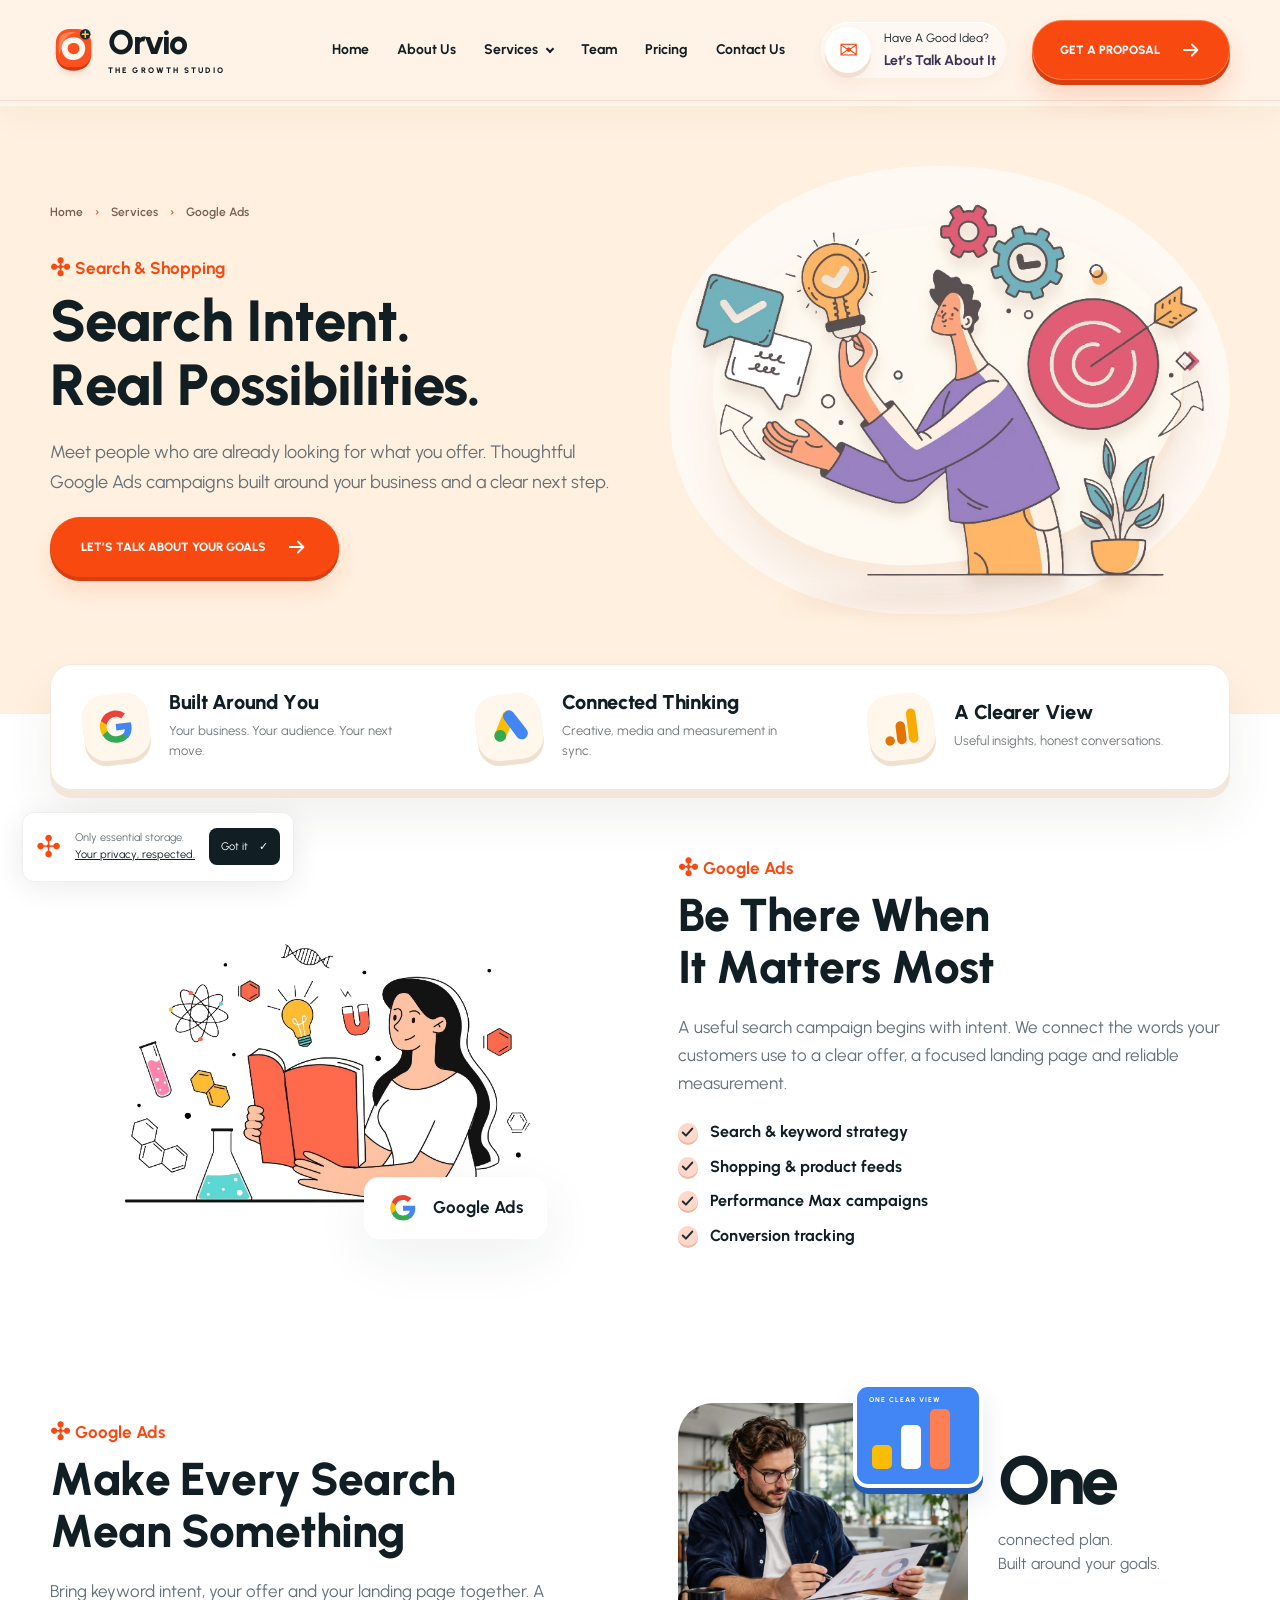
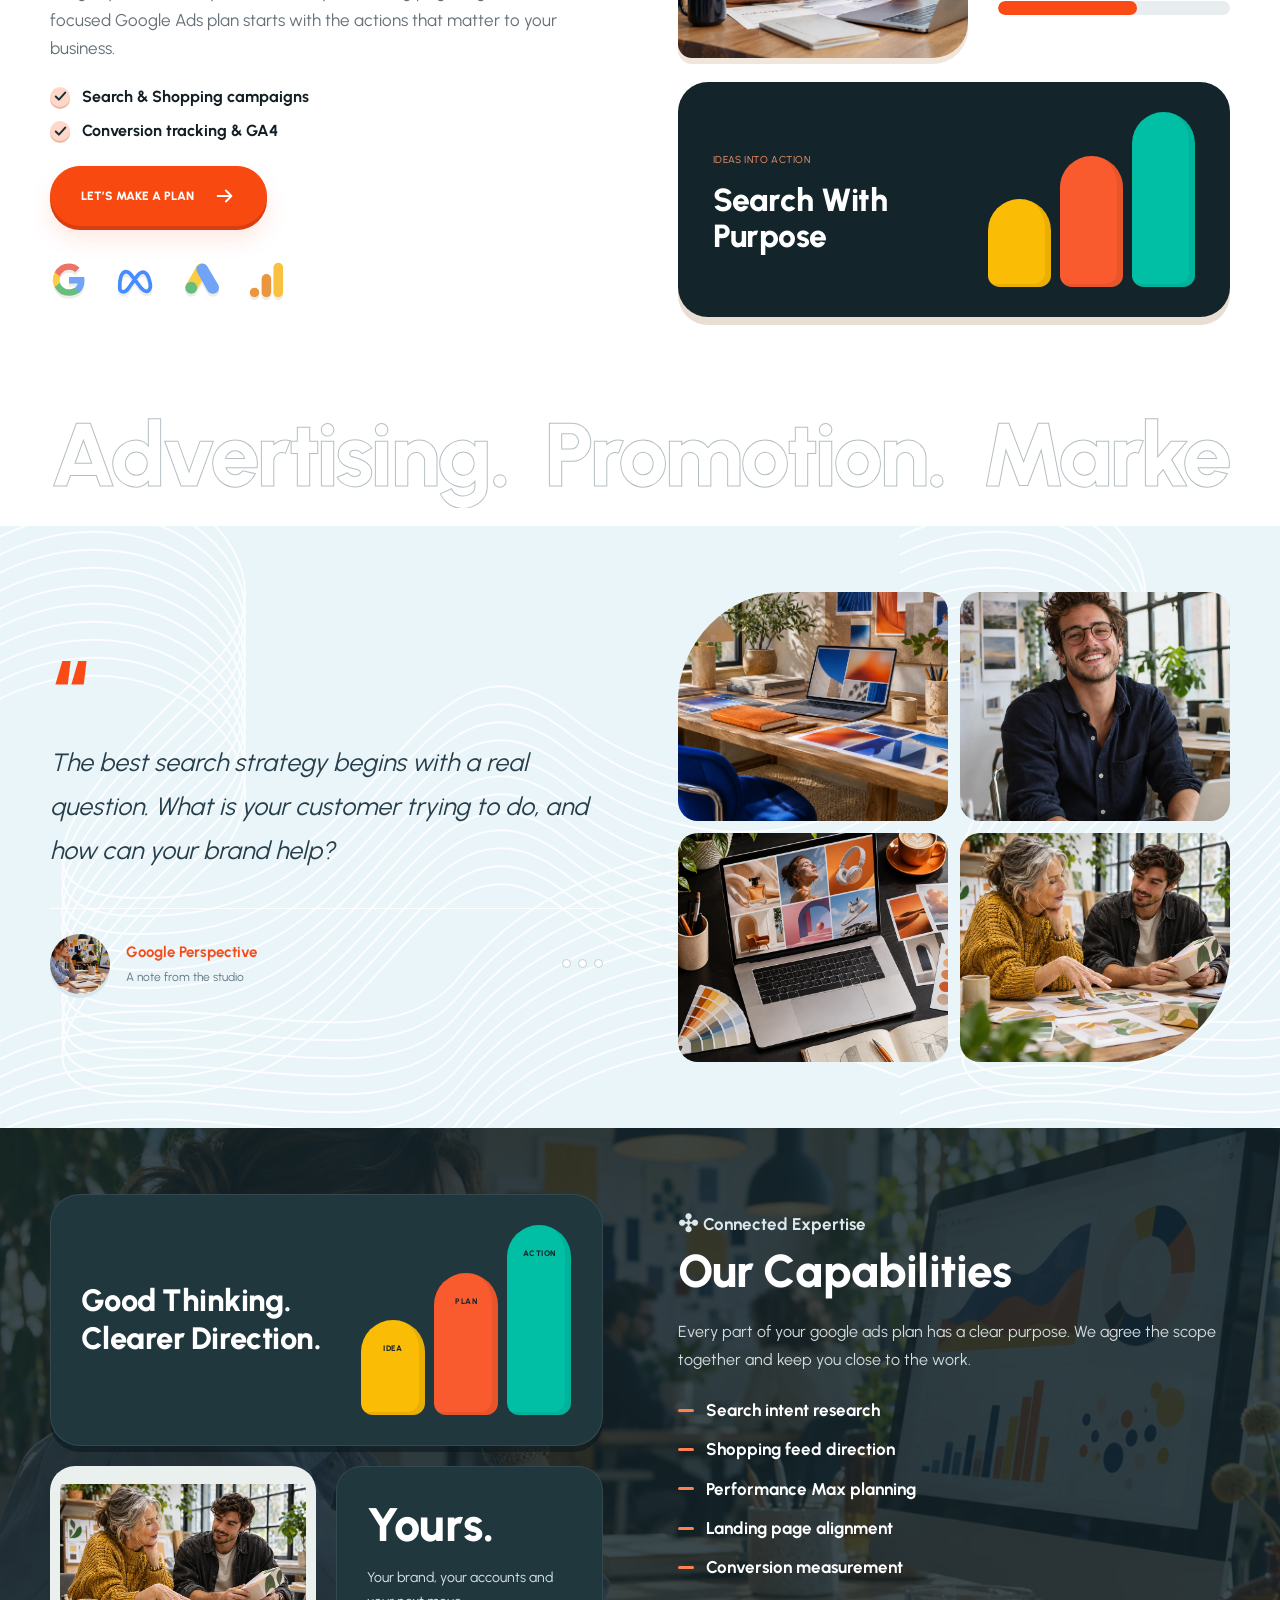
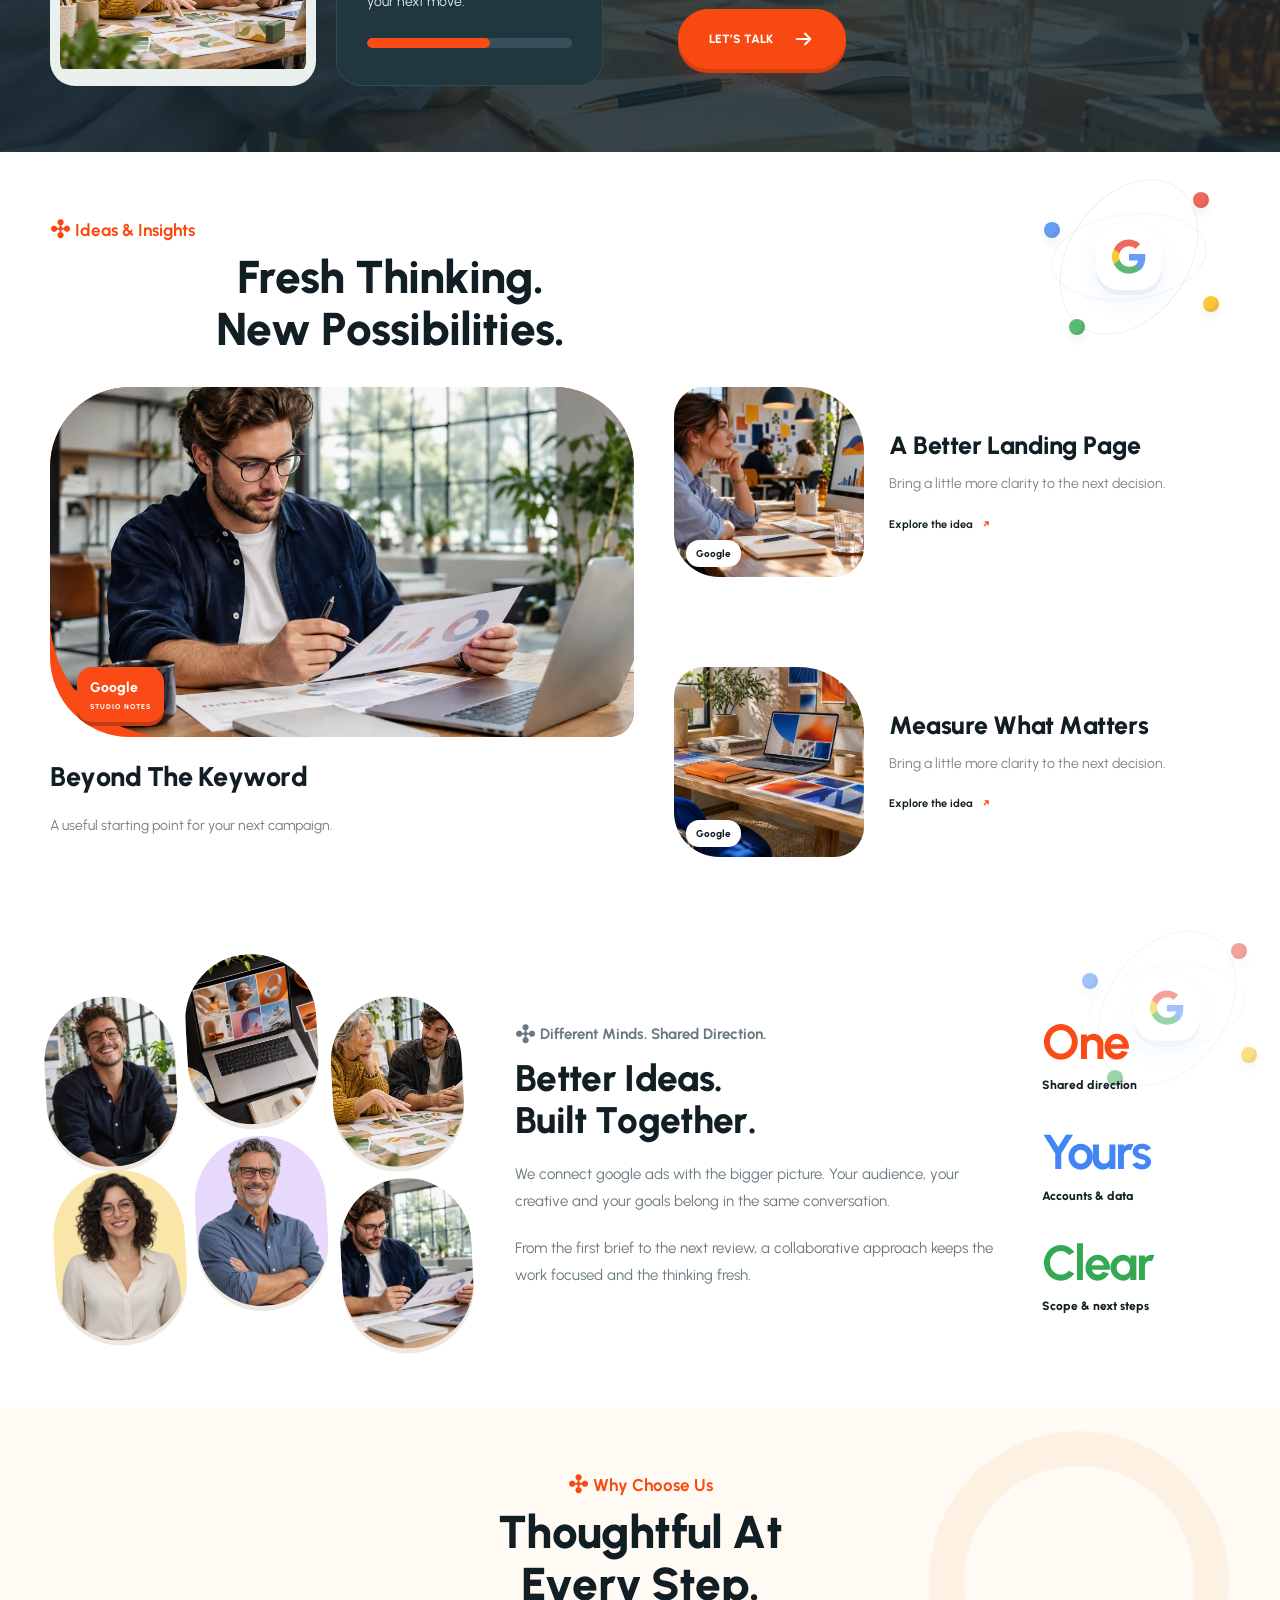
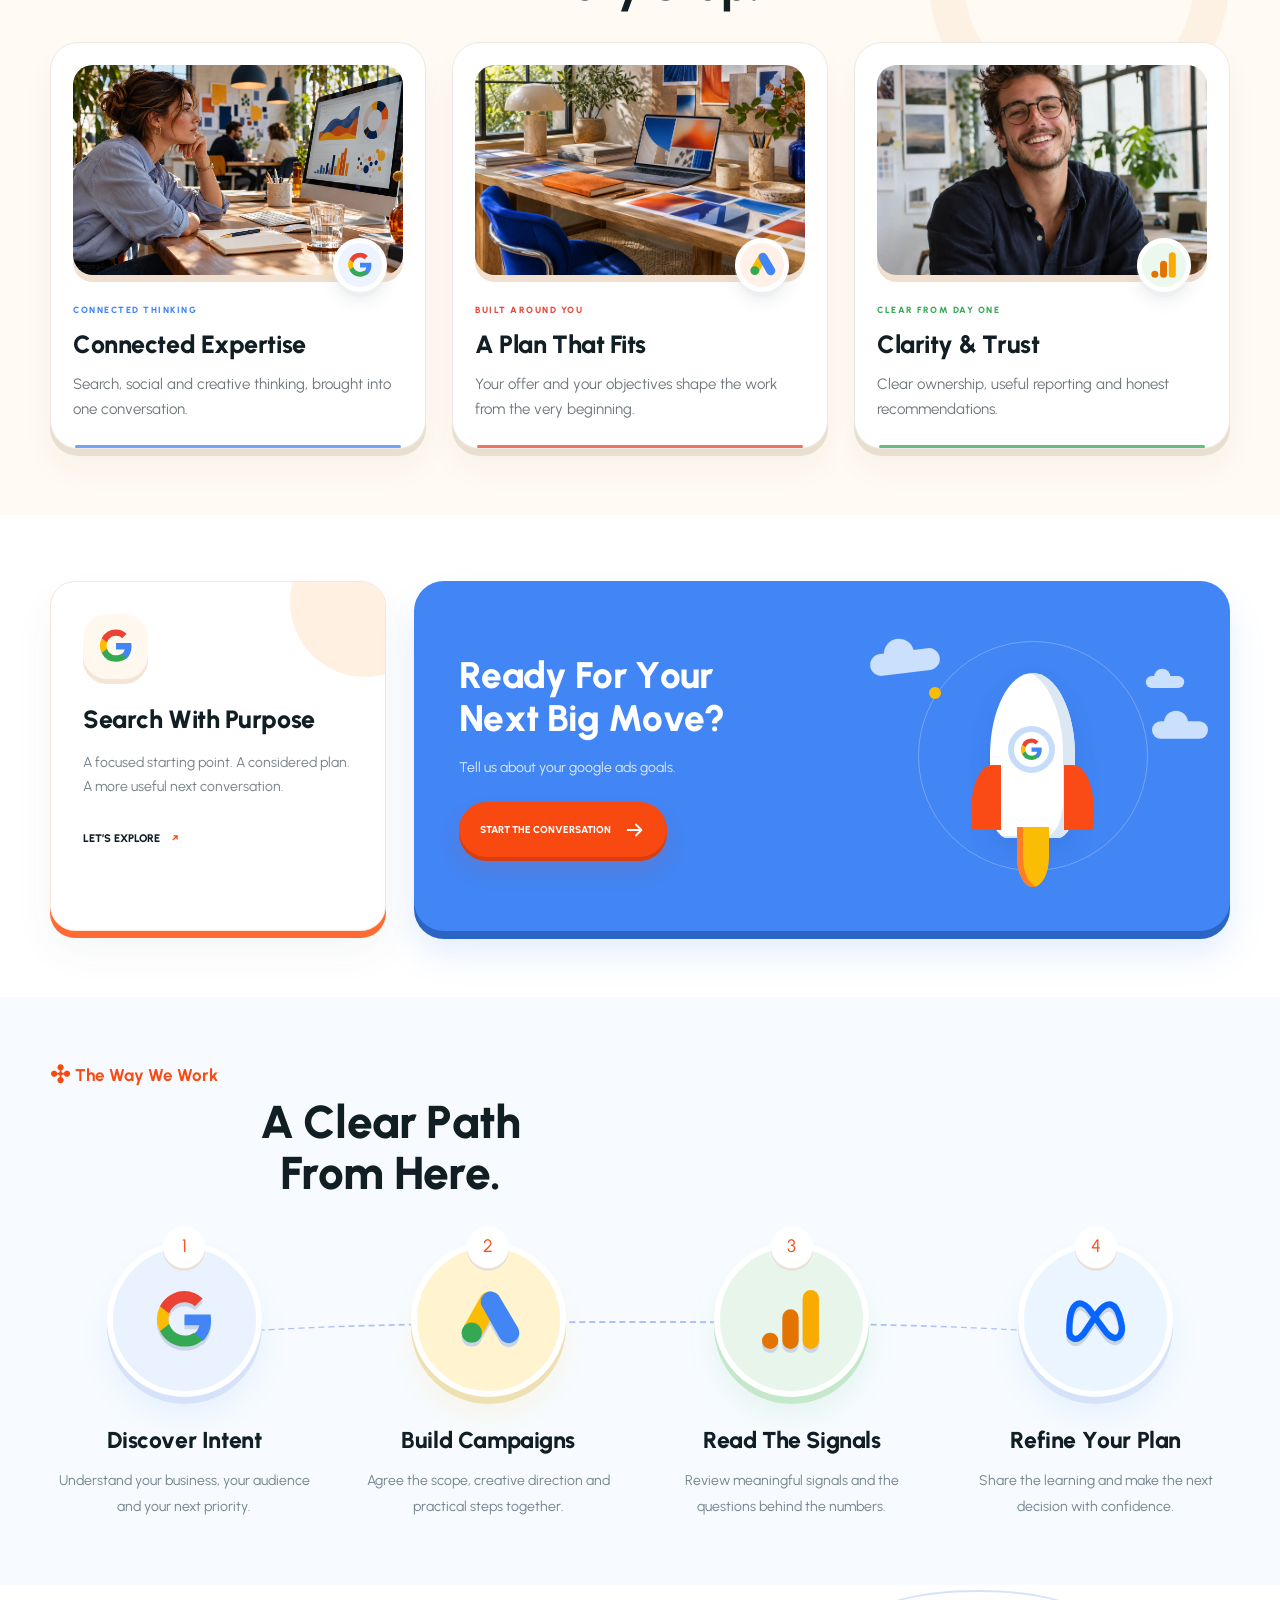
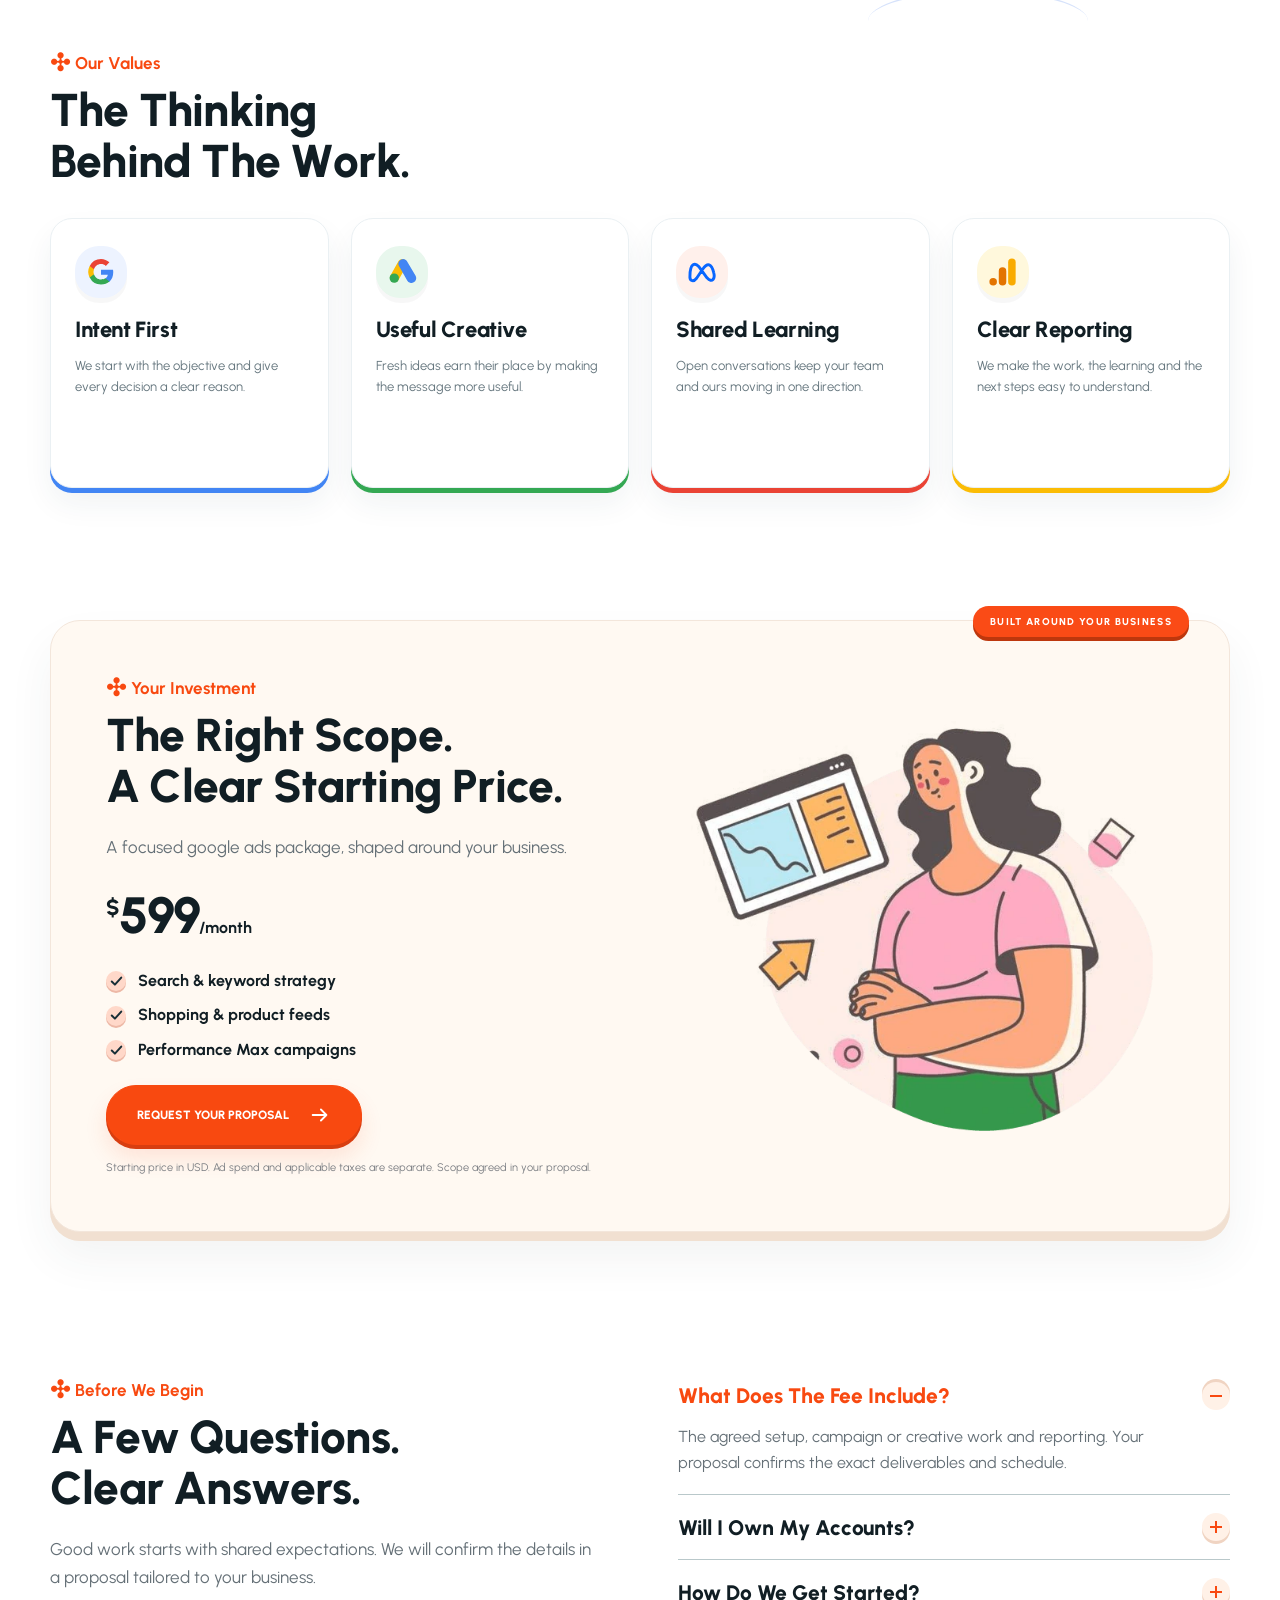
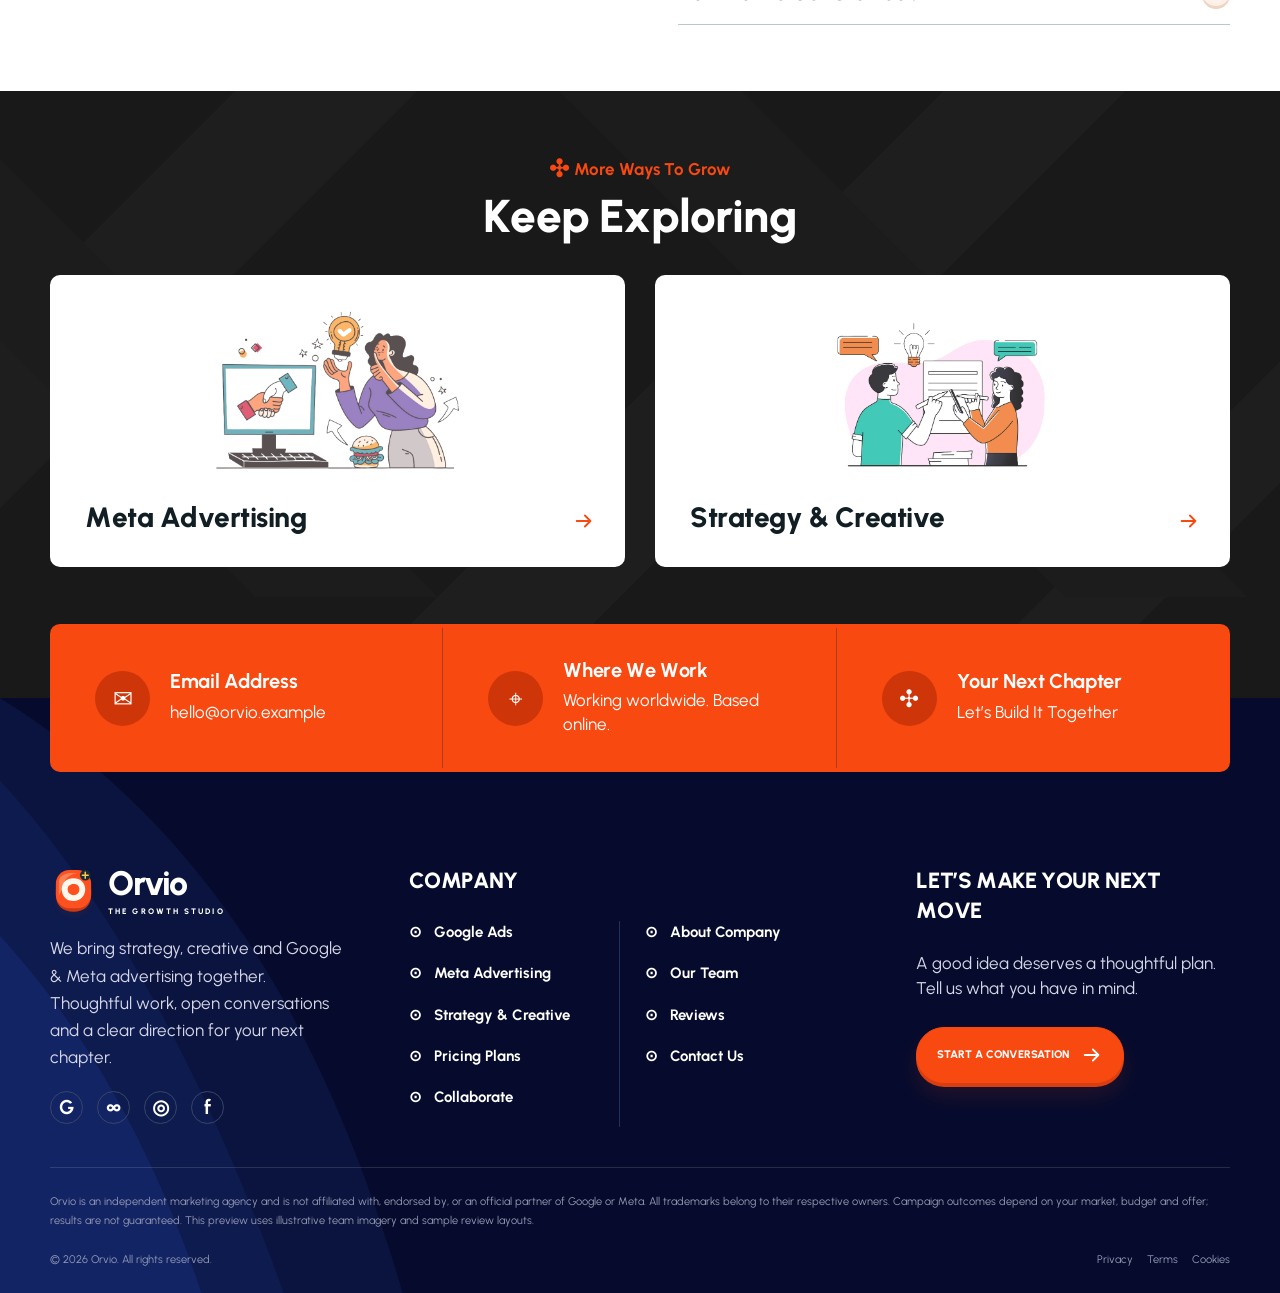
<file: google-ads.html>
<!DOCTYPE html>

<html lang="en"><head><meta charset="utf-8"/><meta content="width=device-width, initial-scale=1" name="viewport"/><meta content="Independent Google Ads, Meta advertising and creative strategy. Thoughtful campaigns built around your next move." name="description"/><meta content="#fff0df" name="theme-color"/><title>Google Ads | Orvio</title><link href="assets/logo.svg" rel="icon"/><link href="assets/swiper.css" rel="stylesheet"/><link href="assets/aos.css" rel="stylesheet"/><link href="assets/style.css" rel="stylesheet"/><script src="config/config.js"></script><script defer="" src="assets/swiper.js"></script><script defer="" src="assets/aos.js"></script><script defer="" src="assets/redesign.js"></script><link href="assets/redesign.css" rel="stylesheet"/><link href="assets/enhance.css" rel="stylesheet"/><script defer="" src="assets/enhance.js"></script><link href="assets/polish.css" rel="stylesheet"/><script defer="True" src="assets/polish.js"></script><link href="assets/motion.css" rel="stylesheet"/><link href="assets/refine.css" rel="stylesheet"/><script defer="True" src="assets/refine.js"></script></head><body class="orvio-v3" data-page-title="Google Ads"><a class="skip-link" href="#main">Skip to content</a><header class="site-header"><div class="container header-inner"><a aria-label="Home" class="brand" data-route="home" href="index.html"><img alt="" class="brand-mark" data-logo="" src="assets/logo.svg"/><span data-company="">Orvio</span><small>THE GROWTH STUDIO</small></a><nav aria-label="Main navigation" id="main-nav"><a data-route="home" href="index.html">Home</a><a data-route="about" href="index.html#about">About Us</a><div class="nav-services"><button aria-expanded="false" class="services-toggle">Services <span class="chevron"></span></button><div class="dropdown"><a data-route="googleService" href="google-ads.html">Google Ads</a><a data-route="metaService" href="meta-ads.html">Meta Advertising</a><a data-route="strategyService" href="strategy.html">Strategy &amp; Creative</a></div></div><a data-route="team" href="index.html#team">Team</a><a data-route="pricing" href="index.html#pricing">Pricing</a><a data-route="contact" href="index.html#contact">Contact Us</a></nav><a class="header-mail" data-email="" href="mailto:hello@orvio.example"><span class="mail-icon">✉</span><span>Have A Good Idea?<b>Let’s Talk About It</b></span></a><a class="btn" data-route="contact" href="index.html#contact">GET A PROPOSAL <span aria-hidden="true" class="arrow"><svg aria-hidden="true" fill="none" viewbox="0 0 24 24"><path d="M4 12h15M13 6l6 6-6 6" stroke="currentColor" stroke-linecap="round" stroke-linejoin="round" stroke-width="2"></path></svg></span></a><button aria-controls="main-nav" aria-expanded="false" aria-label="Open menu" class="menu-toggle"><span></span><span></span></button></div></header><main id="main"><section class="ref-service-hero"><div aria-hidden="true" class="brand-rain"><span class="brand-bubble bubble-0" style="--delay:0.0s;--duration:17s;--left:5%;--size:30px"><img alt="Google" class="brand-icon" src="assets/google.svg"/></span><span class="brand-bubble bubble-1" style="--delay:-2.7s;--duration:19s;--left:18%;--size:43px"><img alt="Ads" class="brand-icon" src="assets/ads.svg"/></span><span class="brand-bubble bubble-2" style="--delay:-5.4s;--duration:21s;--left:31%;--size:56px"><img alt="Google" class="brand-icon" src="assets/google.svg"/></span><span class="brand-bubble bubble-3" style="--delay:-8.100000000000001s;--duration:23s;--left:44%;--size:30px"><img alt="Google" class="brand-icon" src="assets/google.svg"/></span><span class="brand-bubble bubble-4" style="--delay:-10.8s;--duration:17s;--left:57%;--size:43px"><img alt="Ads" class="brand-icon" src="assets/ads.svg"/></span><span class="brand-bubble bubble-5" style="--delay:-13.5s;--duration:19s;--left:70%;--size:56px"><img alt="Google" class="brand-icon" src="assets/google.svg"/></span><span class="brand-bubble bubble-6" style="--delay:-16.200000000000003s;--duration:21s;--left:83%;--size:30px"><img alt="Google" class="brand-icon" src="assets/google.svg"/></span></div><div class="container ref-split"><div data-aos="fade-up"><a class="ref-back" href="index.html#services">Home <span>›</span> Services <span>›</span> Google Ads</a><p class="ref-kicker"><span>✣</span> Search &amp; Shopping</p><h1>Search Intent. <br/>Real Possibilities.</h1><p>Meet people who are already looking for what you offer. Thoughtful Google Ads campaigns built around your business and a clear next step.</p><a class="btn" data-route="contact" href="index.html#contact">LET’S TALK ABOUT YOUR GOALS<span aria-hidden="true" class="arrow"><svg aria-hidden="true" fill="none" viewbox="0 0 24 24"><path d="M4 12h15M13 6l6 6-6 6" stroke="currentColor" stroke-linecap="round" stroke-linejoin="round" stroke-width="2"></path></svg></span></a></div><div class="ref-service-hero-art" data-aos="fade-left"><div aria-label="Campaign illustrations" class="hero-art-deck"><img alt="Google Ads illustration" class="hero-art-slide is-active" decoding="async" src="assets/illustration-service1.webp"/><img alt="" aria-hidden="true" class="hero-art-slide" decoding="async" src="assets/illustration-hero.webp"/><img alt="" aria-hidden="true" class="hero-art-slide" decoding="async" src="assets/illustration-about.webp"/></div></div></div></section><section class="ref-intro service-intro"><div class="container"><div class="overlap-grid"><article class="overlap-card"><span class="overlap-icon"><img alt="Google" class="brand-icon" src="assets/google.svg"/></span><div><h3>Built Around You</h3><p>Your business. Your audience. Your next move.</p></div></article><article class="overlap-card"><span class="overlap-icon"><img alt="Ads" class="brand-icon" src="assets/ads.svg"/></span><div><h3>Connected Thinking</h3><p>Creative, media and measurement in sync.</p></div></article><article class="overlap-card"><span class="overlap-icon"><img alt="Analytics" class="brand-icon" src="assets/analytics.svg"/></span><div><h3>A Clearer View</h3><p>Useful insights, honest conversations.</p></div></article></div></div></section><section class="ref-section"><div class="container ref-split"><div class="service-detail-art" data-aos="fade-right"><img alt="Search &amp; Shopping illustration" class="" loading="lazy" src="assets/illustration-intro1.webp"/><div class="detail-platform"><span class="platform-symbol google"><img alt="" src="assets/google.svg"/></span><span>Google Ads</span></div></div><div><div class="ref-heading" data-aos="fade-up"><p class="ref-kicker"><span>✣</span> Google Ads</p><h2>Be There When <br/>It Matters Most</h2></div><p>A useful search campaign begins with intent. We connect the words your customers use to a clear offer, a focused landing page and reliable measurement.</p><ul class="checks"><li>Search &amp; keyword strategy</li><li>Shopping &amp; product feeds</li><li>Performance Max campaigns</li><li>Conversion tracking</li></ul></div></div></section><section class="ref-section service-tools"><div class="container ref-split"><div><div class="ref-heading" data-aos="fade-up"><p class="ref-kicker"><span>✣</span> Google Ads</p><h2>Make Every Search <br/>Mean Something</h2></div><p>Bring keyword intent, your offer and your landing page together. A focused Google Ads plan starts with the actions that matter to your business.</p><ul class="checks"><li>Search &amp; Shopping campaigns</li><li>Conversion tracking &amp; GA4</li></ul><a class="btn" href="index.html#contact">LET’S MAKE A PLAN<span aria-hidden="true" class="arrow"><svg aria-hidden="true" fill="none" viewbox="0 0 24 24"><path d="M4 12h15M13 6l6 6-6 6" stroke="currentColor" stroke-linecap="round" stroke-linejoin="round" stroke-width="2"></path></svg></span></a><div class="tools-platforms"><img alt="Google" class="brand-icon" src="assets/google.svg"/><img alt="Meta" class="brand-icon" src="assets/meta.svg"/><img alt="Ads" class="brand-icon" src="assets/ads.svg"/><img alt="Analytics" class="brand-icon" src="assets/analytics.svg"/></div></div><div class="tools-composition"><div class="tools-top"><div class="tools-photo"><img alt="Campaign planning in our creative studio" class="" loading="lazy" src="assets/journal-one.webp"/><span class="floating-dashboard"><i></i><i></i><i></i><b>ONE CLEAR VIEW</b></span></div><div class="tools-focus"><strong>One</strong><p>connected plan.<br/>Built around your goals.</p><div class="signal-track"><i></i></div></div></div><div class="growth-card"><div><span>IDEAS INTO ACTION</span><h3>Search With Purpose</h3></div><div class="growth-bars"><i></i><i></i><i></i></div></div></div></div></section><section class="outline-ribbon"><div class="container"><div class="outline-track"> <span>Advertising.</span><span>Promotion.</span><span>Marketing.</span> <span>Advertising.</span><span>Promotion.</span><span>Marketing.</span> <span>Advertising.</span><span>Promotion.</span><span>Marketing.</span> <span>Advertising.</span><span>Promotion.</span><span>Marketing.</span></div></div></section><section class="ref-section service-perspective topography"><div class="container ref-split"><div class="perspective-copy"><span class="big-quote">“</span><blockquote>The best search strategy begins with a real question. What is your customer trying to do, and how can your brand help?</blockquote><div class="perspective-by"><img alt="Illustrative strategist" class="" loading="lazy" src="assets/analysis-wide.webp"/><div><b>Google Perspective</b><span>A note from the studio</span></div><div class="perspective-dots"><i></i><i></i><i></i></div></div></div><div class="perspective-mosaic"><img alt="Creative collaboration" class="" loading="lazy" src="assets/workspace.webp"/><img alt="Creative collaboration" class="" loading="lazy" src="assets/gallery1.webp"/><img alt="Creative collaboration" class="" loading="lazy" src="assets/gallery5.webp"/><img alt="Creative collaboration" class="" loading="lazy" src="assets/approach-a.webp"/></div></div></section><section class="ref-section service-capabilities"><div class="capabilities-back"><img alt="Marketing studio" class="" loading="lazy" src="assets/analysis-wide.webp"/></div><div class="container ref-split"><div class="capability-composition"><div class="capability-chart"><h3>Good Thinking. <br/>Clearer Direction.</h3><div class="growth-bars"><i><span>IDEA</span></i><i><span>PLAN</span></i><i><span>ACTION</span></i></div></div><div class="capability-bottom"><img alt="Creative process" class="" loading="lazy" src="assets/approach-a.webp"/><div><strong>Yours.</strong><p>Your brand, your accounts and your next move.</p><div class="signal-track"><i></i></div></div></div></div><div><div class="ref-heading" data-aos="fade-up"><p class="ref-kicker"><span>✣</span> Connected Expertise</p><h2>Our Capabilities</h2></div><p>Every part of your google ads plan has a clear purpose. We agree the scope together and keep you close to the work.</p><ul class="capability-list"><li>Search intent research</li><li>Shopping feed direction</li><li>Performance Max planning</li><li>Landing page alignment</li><li>Conversion measurement</li></ul><a class="btn" href="index.html#contact">LET’S TALK<span aria-hidden="true" class="arrow"><svg aria-hidden="true" fill="none" viewbox="0 0 24 24"><path d="M4 12h15M13 6l6 6-6 6" stroke="currentColor" stroke-linecap="round" stroke-linejoin="round" stroke-width="2"></path></svg></span></a></div></div></section><section class="ref-section service-journal"><div aria-hidden="true" class="google-constellation"><span class="orbit-ring"></span><span class="orbit-ring second"></span><i class="orbit-google"><img alt="" src="assets/google.svg"/></i><i class="orbit-dot blue"></i><i class="orbit-dot red"></i><i class="orbit-dot yellow"></i><i class="orbit-dot green"></i></div><div class="container"><div class="ref-heading" data-aos="fade-up"><p class="ref-kicker"><span>✣</span> Ideas &amp; Insights</p><h2>Fresh Thinking. <br/>New Possibilities.</h2></div><div class="journal-editorial"><a class="journal-feature" href="index.html#contact"><div><img alt="Creative team sharing campaign ideas" class="" loading="lazy" src="assets/journal-one.webp"/><span>Google<small>STUDIO NOTES</small></span></div><h3>Beyond The Keyword</h3><p>A useful starting point for your next campaign.</p></a><div class="journal-side"><a href="index.html#contact"><div><img alt="A Better Landing Page" class="" loading="lazy" src="assets/analysis-wide.webp"/><span>Google</span></div><section><h3>A Better Landing Page</h3><p>Bring a little more clarity to the next decision.</p><b>Explore the idea <span>↗</span></b></section></a><a href="index.html#contact"><div><img alt="Measure What Matters" class="" loading="lazy" src="assets/workspace.webp"/><span>Google</span></div><section><h3>Measure What Matters</h3><p>Bring a little more clarity to the next decision.</p><b>Explore the idea <span>↗</span></b></section></a></div></div></div></section><section class="ref-section service-people"><div aria-hidden="true" class="google-constellation"><span class="orbit-ring"></span><span class="orbit-ring second"></span><i class="orbit-google"><img alt="" src="assets/google.svg"/></i><i class="orbit-dot blue"></i><i class="orbit-dot red"></i><i class="orbit-dot yellow"></i><i class="orbit-dot green"></i></div><div class="container people-layout"><div class="people-capsules"><div><img alt="Illustrative creative specialist" class="" loading="lazy" src="assets/gallery1.webp"/></div><div><img alt="Illustrative creative specialist" class="" loading="lazy" src="assets/gallery5.webp"/></div><div><img alt="Illustrative creative specialist" class="" loading="lazy" src="assets/approach-a.webp"/></div><div><img alt="Illustrative creative specialist" class="" loading="lazy" src="assets/person-a.webp"/></div><div><img alt="Illustrative creative specialist" class="" loading="lazy" src="assets/review-person.webp"/></div><div><img alt="Illustrative creative specialist" class="" loading="lazy" src="assets/journal-one.webp"/></div></div><div><div class="ref-heading" data-aos="fade-up"><p class="ref-kicker"><span>✣</span> Different Minds. Shared Direction.</p><h2>Better Ideas. <br/>Built Together.</h2></div><p>We connect google ads with the bigger picture. Your audience, your creative and your goals belong in the same conversation.</p><p>From the first brief to the next review, a collaborative approach keeps the work focused and the thinking fresh.</p></div><div class="people-principles"><div><strong>One</strong><span>Shared direction</span></div><div><strong>Yours</strong><span>Accounts &amp; data</span></div><div><strong>Clear</strong><span>Scope &amp; next steps</span></div></div></div></section><section class="ref-section service-advantages" id="why-choose-us"><div class="container"><div class="ref-heading" data-aos="fade-up"><p class="ref-kicker"><span>✣</span> Why Choose Us</p><h2>Thoughtful At <br/>Every Step.</h2></div><div class="advantage-path"><article style="--card-accent:#4285f4;--card-soft:#edf4ff"><div class="round-photo"><img alt="Connected Expertise" class="" loading="lazy" src="assets/analysis-wide.webp"/><i><img alt="Google" class="brand-icon" src="assets/google.svg"/></i></div><span class="advantage-label">CONNECTED THINKING</span><h3>Connected Expertise</h3><p>Search, social and creative thinking, brought into one conversation.</p></article><article style="--card-accent:#ea4335;--card-soft:#fff0e8"><div class="round-photo"><img alt="A Plan That Fits" class="" loading="lazy" src="assets/workspace.webp"/><i><img alt="Ads" class="brand-icon" src="assets/ads.svg"/></i></div><span class="advantage-label">BUILT AROUND YOU</span><h3>A Plan That Fits</h3><p>Your offer and your objectives shape the work from the very beginning.</p></article><article style="--card-accent:#34a853;--card-soft:#ecf8ed"><div class="round-photo"><img alt="Clarity &amp; Trust" class="" loading="lazy" src="assets/gallery1.webp"/><i><img alt="Analytics" class="brand-icon" src="assets/analytics.svg"/></i></div><span class="advantage-label">CLEAR FROM DAY ONE</span><h3>Clarity &amp; Trust</h3><p>Clear ownership, useful reporting and honest recommendations.</p></article></div></div></section><section class="ref-section service-launch"><div class="container launch-layout"><article class="launch-note"><span><img alt="Google" class="brand-icon" src="assets/google.svg"/></span><h3>Search With Purpose</h3><p>A focused starting point. A considered plan. A more useful next conversation.</p><a href="index.html#contact">LET’S EXPLORE <b>↗</b></a></article><div class="launch-banner"><div><h2>Ready For Your <br/>Next Big Move?</h2><p>Tell us about your google ads goals.</p><a class="btn" href="index.html#contact">START THE CONVERSATION<span aria-hidden="true" class="arrow"><svg aria-hidden="true" fill="none" viewbox="0 0 24 24"><path d="M4 12h15M13 6l6 6-6 6" stroke="currentColor" stroke-linecap="round" stroke-linejoin="round" stroke-width="2"></path></svg></span></a></div><div class="rocket-scene"><span class="cloud one"></span><span class="cloud two"></span><span class="cloud three"></span><div class="rocket"><i class="rocket-window"><img alt="Google" class="brand-icon" src="assets/google.svg"/></i><span class="rocket-flame"></span></div><span class="rocket-orbit"></span></div></div></div></section><section class="ref-section service-process"><div class="container"><div class="ref-heading" data-aos="fade-up"><p class="ref-kicker"><span>✣</span> The Way We Work</p><h2>A Clear Path <br/>From Here.</h2></div><div class="process-path"><article style="--step:0"><div class="process-orb"><img alt="Google" class="brand-icon" src="assets/google.svg"/><span>1</span></div><h3>Discover Intent</h3><p>Understand your business, your audience and your next priority.</p></article><article style="--step:1"><div class="process-orb"><img alt="Ads" class="brand-icon" src="assets/ads.svg"/><span>2</span></div><h3>Build Campaigns</h3><p>Agree the scope, creative direction and practical steps together.</p></article><article style="--step:2"><div class="process-orb"><img alt="Analytics" class="brand-icon" src="assets/analytics.svg"/><span>3</span></div><h3>Read The Signals</h3><p>Review meaningful signals and the questions behind the numbers.</p></article><article style="--step:3"><div class="process-orb"><img alt="Meta" class="brand-icon" src="assets/meta.svg"/><span>4</span></div><h3>Refine Your Plan</h3><p>Share the learning and make the next decision with confidence.</p></article></div></div></section><section class="ref-section service-values"><div class="container"><div class="ref-heading" data-aos="fade-up"><p class="ref-kicker"><span>✣</span> Our Values</p><h2>The Thinking <br/>Behind The Work.</h2></div><div class="values-grid"><article aria-label="Explore Intent First" aria-pressed="false" class="value-flip" role="button" style="--accent:#4285f4;--soft:#edf3ff" tabindex="0"><div class="value-inner"><div class="value-front"><span class="value-icon"><img alt="Google" class="brand-icon" src="assets/google.svg"/></span><h3>Intent First</h3><p>We start with the objective and give every decision a clear reason.</p><span class="value-corner"></span></div><div aria-hidden="true" class="value-back" style="background-image:url(assets/workspace.webp)"><strong>Intent First</strong><p>We start with the objective and give every decision a clear reason.</p></div></div></article><article aria-label="Explore Useful Creative" aria-pressed="false" class="value-flip" role="button" style="--accent:#34a853;--soft:#e8f7ed" tabindex="0"><div class="value-inner"><div class="value-front"><span class="value-icon"><img alt="Ads" class="brand-icon" src="assets/ads.svg"/></span><h3>Useful Creative</h3><p>Fresh ideas earn their place by making the message more useful.</p><span class="value-corner"></span></div><div aria-hidden="true" class="value-back" style="background-image:url(assets/gallery1.webp)"><strong>Useful Creative</strong><p>Fresh ideas earn their place by making the message more useful.</p></div></div></article><article aria-label="Explore Shared Learning" aria-pressed="false" class="value-flip" role="button" style="--accent:#ea4335;--soft:#fff0eb" tabindex="0"><div class="value-inner"><div class="value-front"><span class="value-icon"><img alt="Meta" class="brand-icon" src="assets/meta.svg"/></span><h3>Shared Learning</h3><p>Open conversations keep your team and ours moving in one direction.</p><span class="value-corner"></span></div><div aria-hidden="true" class="value-back" style="background-image:url(assets/gallery5.webp)"><strong>Shared Learning</strong><p>Open conversations keep your team and ours moving in one direction.</p></div></div></article><article aria-label="Explore Clear Reporting" aria-pressed="false" class="value-flip" role="button" style="--accent:#fbbc05;--soft:#fff8dc" tabindex="0"><div class="value-inner"><div class="value-front"><span class="value-icon"><img alt="Analytics" class="brand-icon" src="assets/analytics.svg"/></span><h3>Clear Reporting</h3><p>We make the work, the learning and the next steps easy to understand.</p><span class="value-corner"></span></div><div aria-hidden="true" class="value-back" style="background-image:url(assets/approach-a.webp)"><strong>Clear Reporting</strong><p>We make the work, the learning and the next steps easy to understand.</p></div></div></article></div></div></section><section class="ref-section"><div class="container ref-service-price"><span class="price-ribbon">BUILT AROUND YOUR BUSINESS</span><div><div class="ref-heading" data-aos="fade-up"><p class="ref-kicker"><span>✣</span> Your Investment</p><h2>The Right Scope. <br/>A Clear Starting Price.</h2></div><p>A focused google ads package, shaped around your business.</p><div class="price"><sup>$</sup>599<em>/month</em></div><ul class="checks"><li>Search &amp; keyword strategy</li><li>Shopping &amp; product feeds</li><li>Performance Max campaigns</li></ul><a class="btn" data-route="contact" href="index.html#contact">REQUEST YOUR PROPOSAL<span aria-hidden="true" class="arrow"><svg aria-hidden="true" fill="none" viewbox="0 0 24 24"><path d="M4 12h15M13 6l6 6-6 6" stroke="currentColor" stroke-linecap="round" stroke-linejoin="round" stroke-width="2"></path></svg></span></a><p class="price-smallprint">Starting price in USD. Ad spend and applicable taxes are separate. Scope agreed in your proposal.</p></div><div><img alt="Marketing growth planning" class="" loading="lazy" src="assets/illustration-price.webp"/></div></div></section><section class="ref-section ref-service-faq"><div class="container ref-split"><div><div class="ref-heading" data-aos="fade-up"><p class="ref-kicker"><span>✣</span> Before We Begin</p><h2>A Few Questions. <br/>Clear Answers.</h2></div><p>Good work starts with shared expectations. We will confirm the details in a proposal tailored to your business.</p></div><div><div class="accordion"><details open=""><summary>What Does The Fee Include?<span class="plus"></span></summary><div><p>The agreed setup, campaign or creative work and reporting. Your proposal confirms the exact deliverables and schedule.</p></div></details><details><summary>Will I Own My Accounts?<span class="plus"></span></summary><div><p>Yes. Your business retains account ownership and grants only the access needed for our work.</p></div></details><details><summary>How Do We Get Started?<span class="plus"></span></summary><div><p>Use the main contact form to tell us about your goals. We will respond with next steps and a tailored proposal.</p></div></details></div></div></div></section><section class="ref-section ref-projects"><div class="container"><div class="ref-heading centered" data-aos="fade-up"><p class="ref-kicker"><span>✣</span> More Ways To Grow</p><h2>Keep Exploring</h2></div><div class="ref-explore"><a data-route="metaService" href="meta-ads.html"><div><img alt="Meta Advertising" class="" loading="lazy" src="assets/illustration-service2.webp"/></div><h3>Meta Advertising</h3><span aria-hidden="true" class="arrow"><svg aria-hidden="true" fill="none" viewbox="0 0 24 24"><path d="M4 12h15M13 6l6 6-6 6" stroke="currentColor" stroke-linecap="round" stroke-linejoin="round" stroke-width="2"></path></svg></span></a><a data-route="strategyService" href="strategy.html"><div><img alt="Strategy &amp; Creative" class="" loading="lazy" src="assets/illustration-service3.webp"/></div><h3>Strategy &amp; Creative</h3><span aria-hidden="true" class="arrow"><svg aria-hidden="true" fill="none" viewbox="0 0 24 24"><path d="M4 12h15M13 6l6 6-6 6" stroke="currentColor" stroke-linecap="round" stroke-linejoin="round" stroke-width="2"></path></svg></span></a></div></div></section></main><footer class="ref-footer"><div class="container"><div class="footer-contact-strip"><div><span class="strip-icon">✉</span><div><h3>Email Address</h3><a data-email=""></a></div></div><div><span class="strip-icon">⌖</span><div><h3>Where We Work</h3><p data-config="address"></p></div></div><div><span class="strip-icon">✣</span><div><h3>Your Next Chapter</h3><a data-route="contact" href="index.html#contact">Let’s Build It Together</a></div></div></div><div class="ref-footer-grid"><div><a aria-label="Home" class="brand" data-route="home" href="index.html"><img alt="" class="brand-mark" data-logo="" src="assets/logo.svg"/><span data-company="">Orvio</span><small>THE GROWTH STUDIO</small></a><p data-config="footer"></p><div class="footer-platforms"><span>G</span><span>∞</span><span>◎</span><span>f</span></div></div><div><h3>COMPANY</h3><div class="footer-nav-columns"><div><a data-route="googleService" href="google-ads.html">⊙   Google Ads</a><a data-route="metaService" href="meta-ads.html">⊙   Meta Advertising</a><a data-route="strategyService" href="strategy.html">⊙   Strategy &amp; Creative</a><a data-route="pricing" href="index.html#pricing">⊙   Pricing Plans</a><a data-route="contact" href="index.html#contact">⊙   Collaborate</a></div><div><a data-route="about" href="index.html#about">⊙   About Company</a><a data-route="team" href="index.html#team">⊙   Our Team</a><a data-route="reviews" href="index.html#reviews">⊙   Reviews</a><a data-route="contact" href="index.html#contact">⊙   Contact Us</a></div></div></div><div><h3>LET’S MAKE YOUR NEXT MOVE</h3><p>A good idea deserves a thoughtful plan. Tell us what you have in mind.</p><a class="btn" data-route="contact" href="index.html#contact">START A CONVERSATION<span aria-hidden="true" class="arrow"><svg aria-hidden="true" fill="none" viewbox="0 0 24 24"><path d="M4 12h15M13 6l6 6-6 6" stroke="currentColor" stroke-linecap="round" stroke-linejoin="round" stroke-width="2"></path></svg></span></a></div></div><p class="disclaimer" data-config="disclaimer"></p><div class="ref-footer-bottom"><span>© <span data-year=""></span> <span data-company="">Orvio</span>. All rights reserved.</span><div><a data-route="privacy" href="privacy.html">Privacy</a><a data-route="terms" href="terms.html">Terms</a><a data-route="cookies" href="cookies.html">Cookies</a></div></div></div></footer><aside aria-label="Privacy notice" class="cookie-card" hidden=""><span class="cookie-icon">✣</span><p>Only essential storage.<br/><a data-route="cookies" href="cookies.html">Your privacy, respected.</a></p><button class="cookie-accept">Got it <span>✓</span></button></aside><div aria-hidden="true" class="page-transition"><div class="transition-orbit"><span></span><span></span><span></span><span></span><img alt="" src="assets/logo.svg"/></div><strong data-company="">Orvio</strong><p>Connecting your next big idea.</p></div></body></html>
</file>
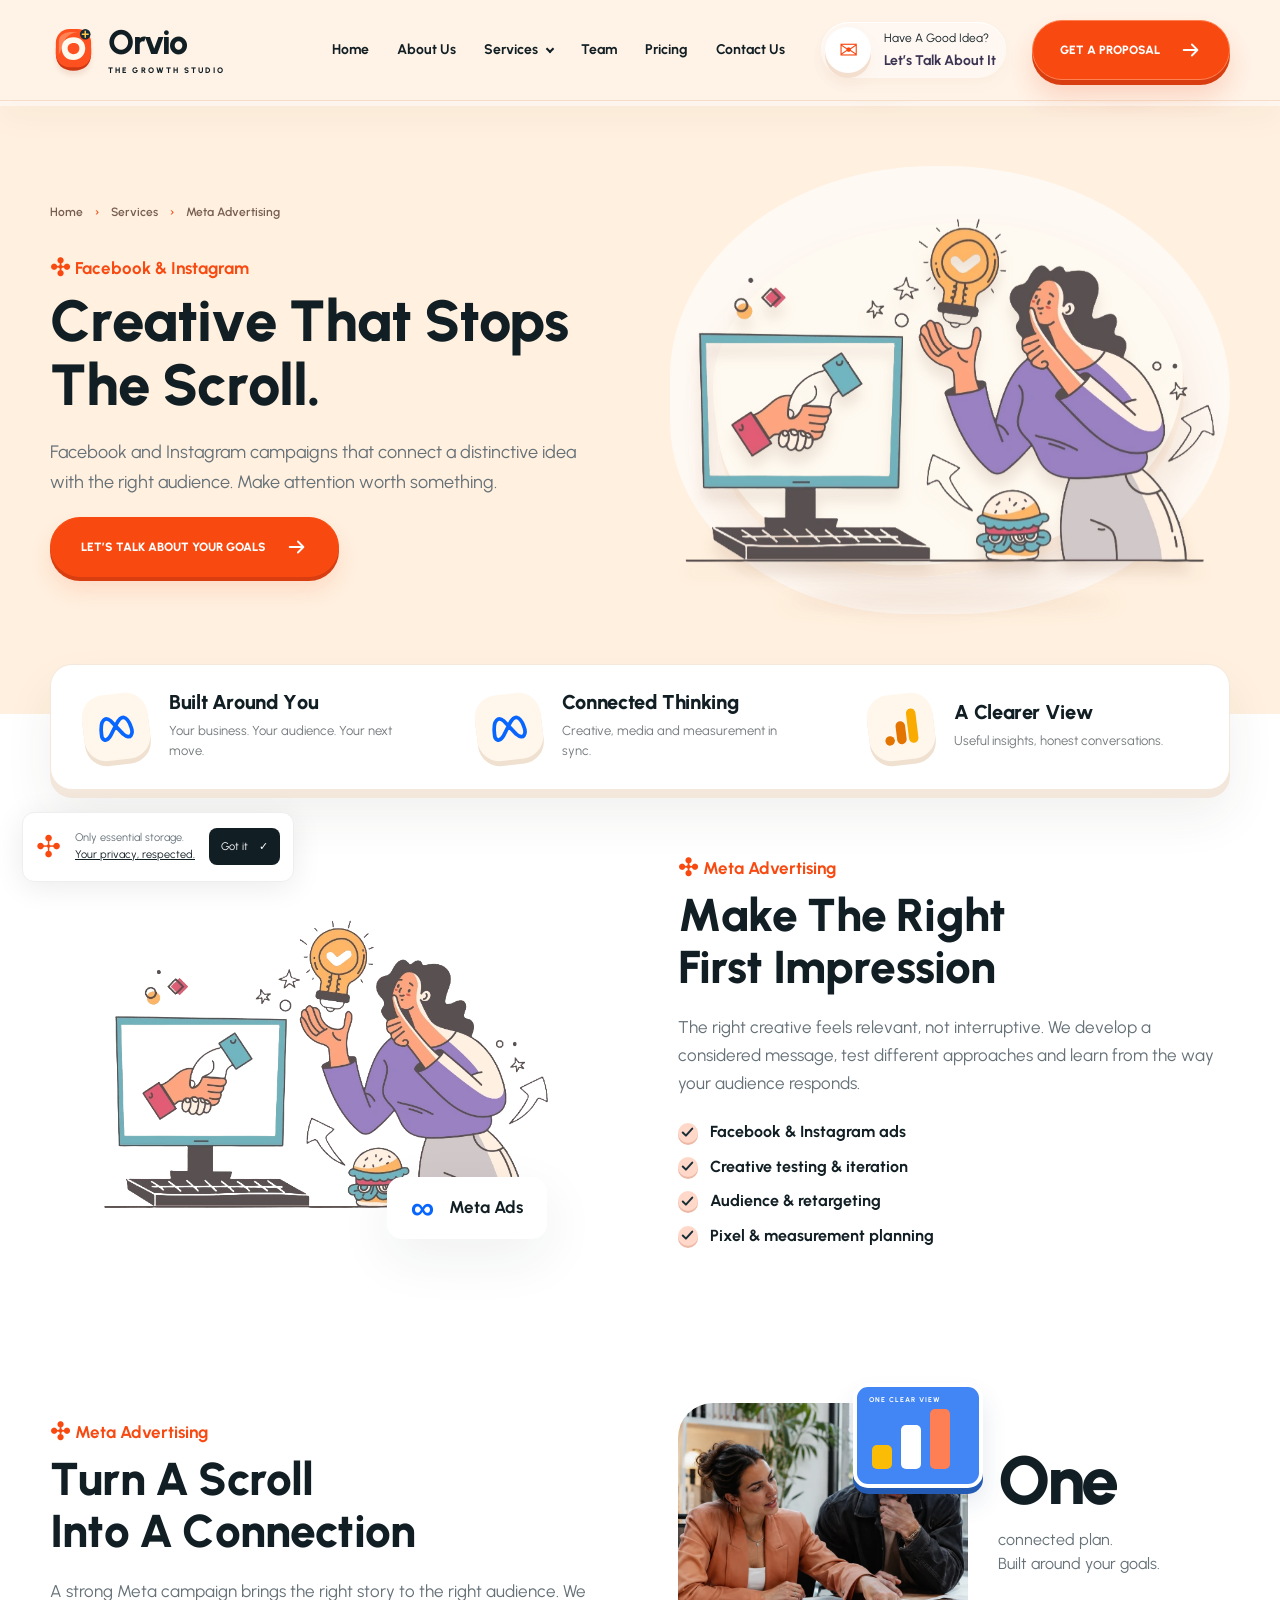
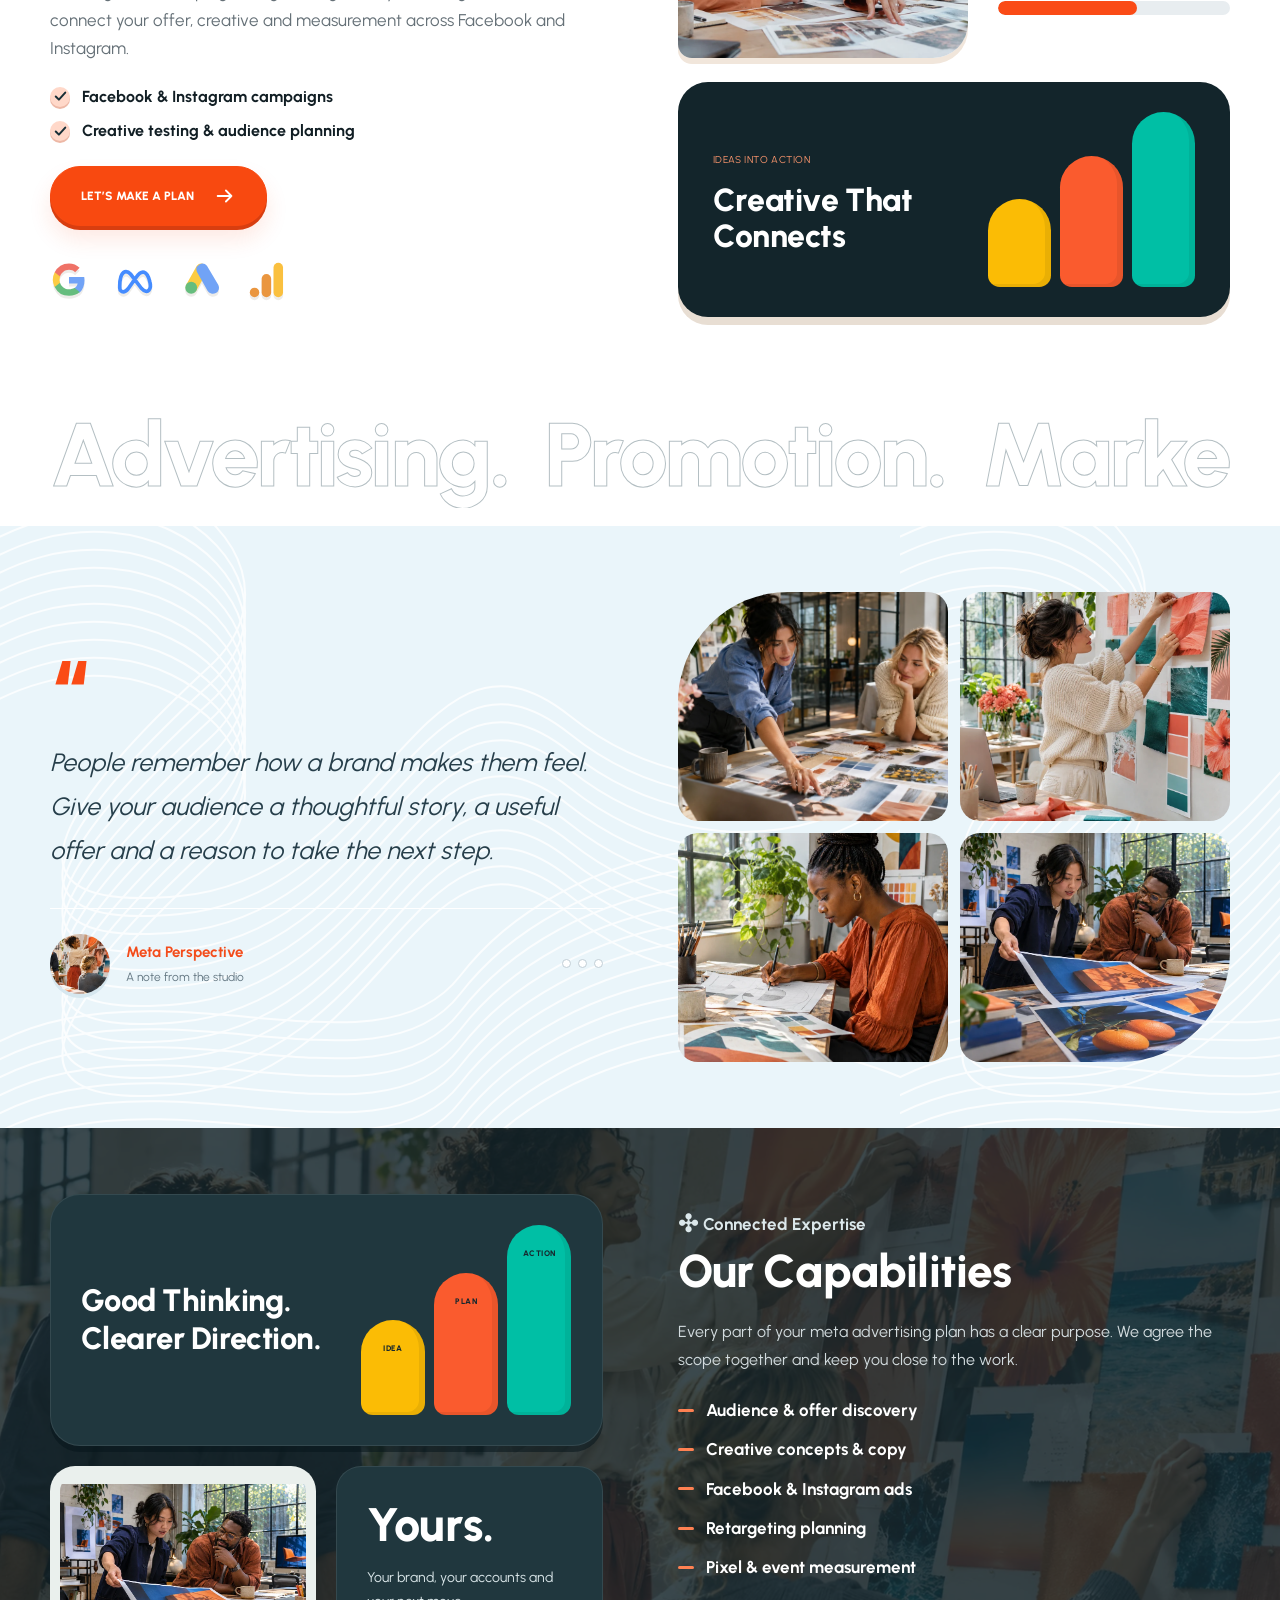
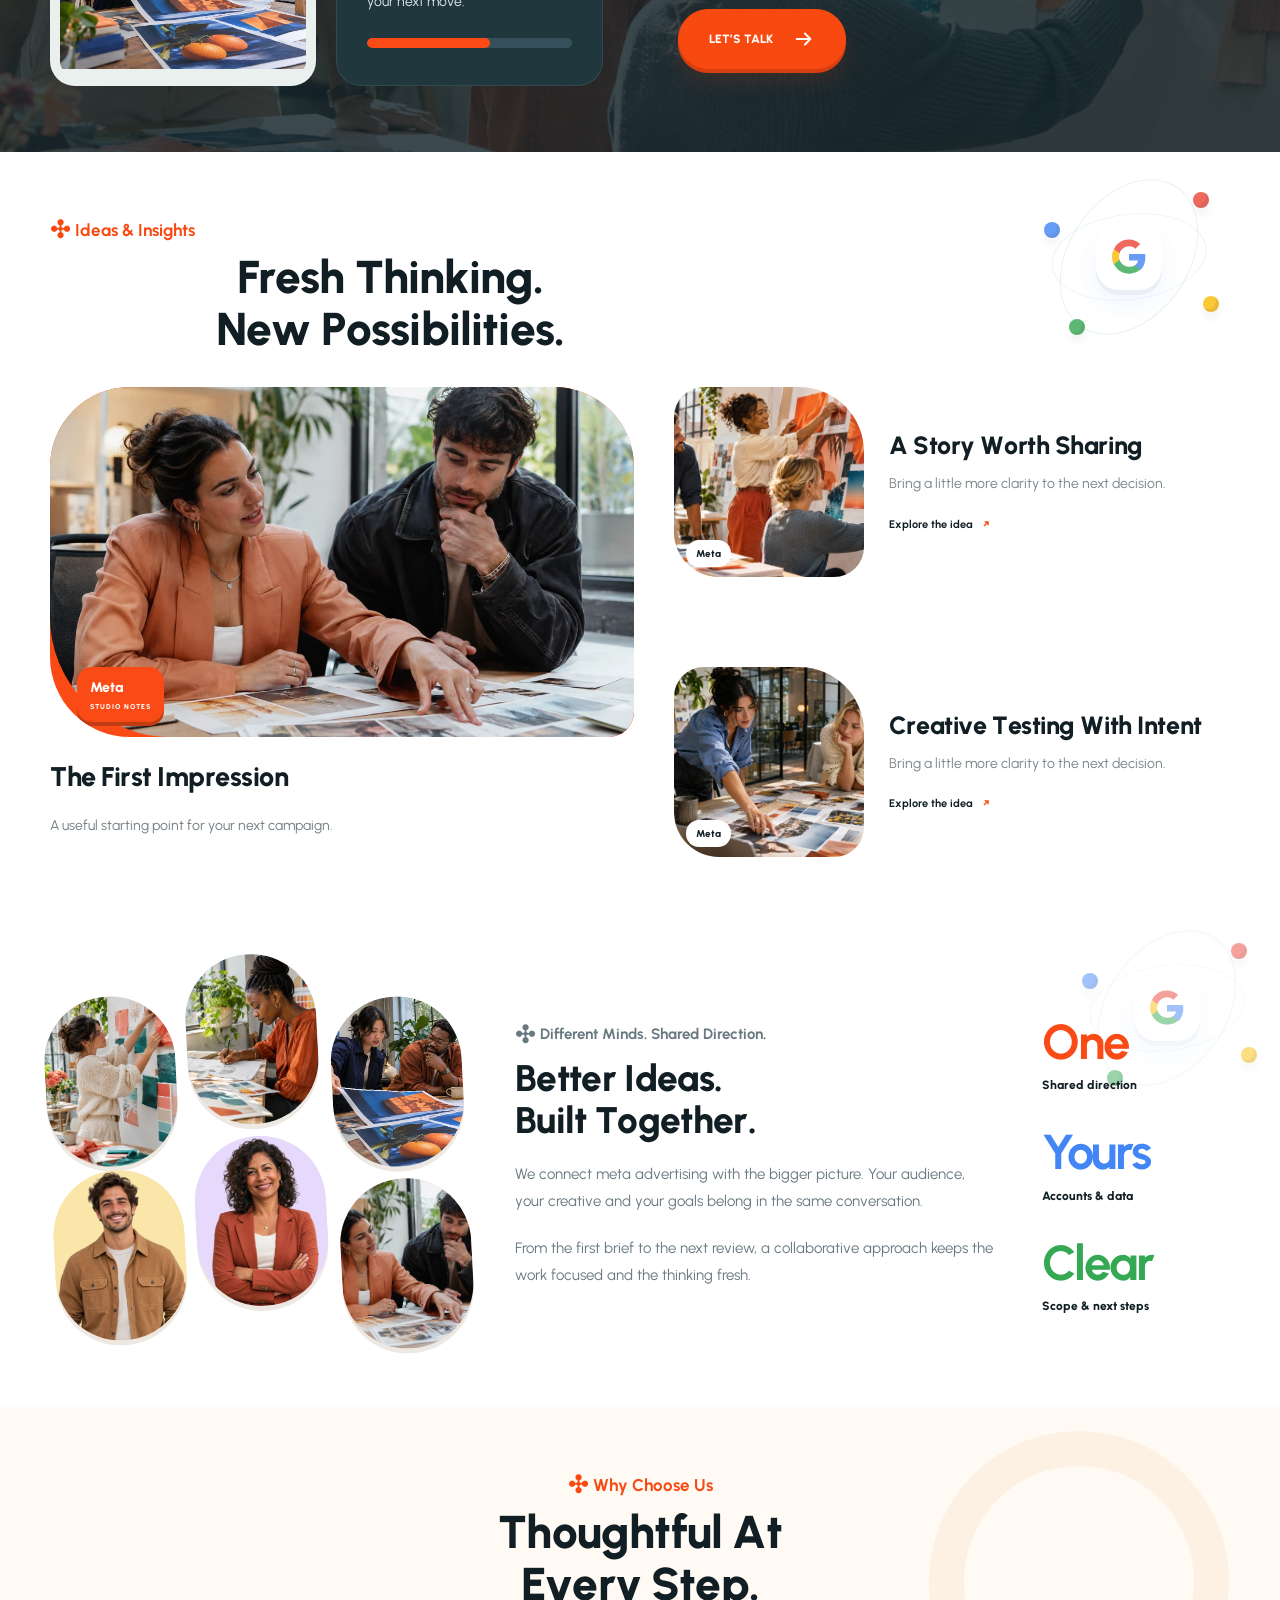
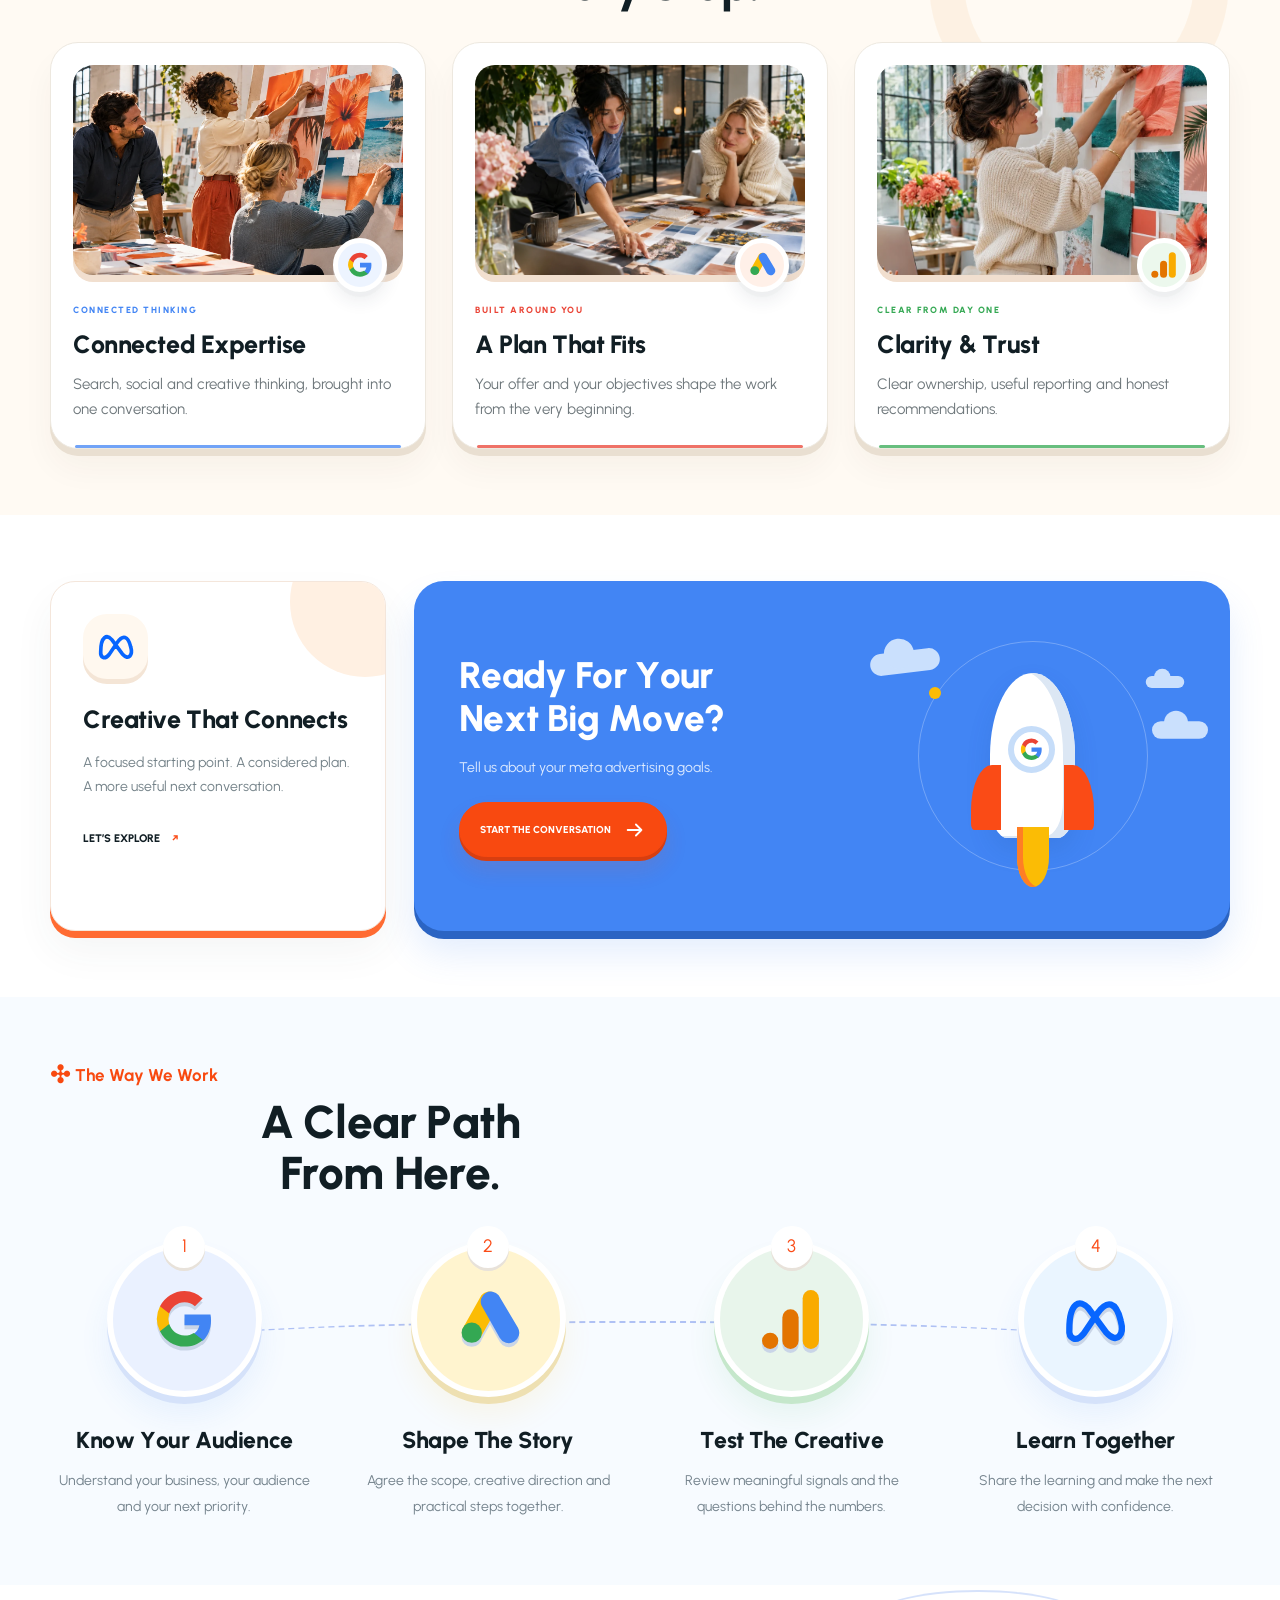
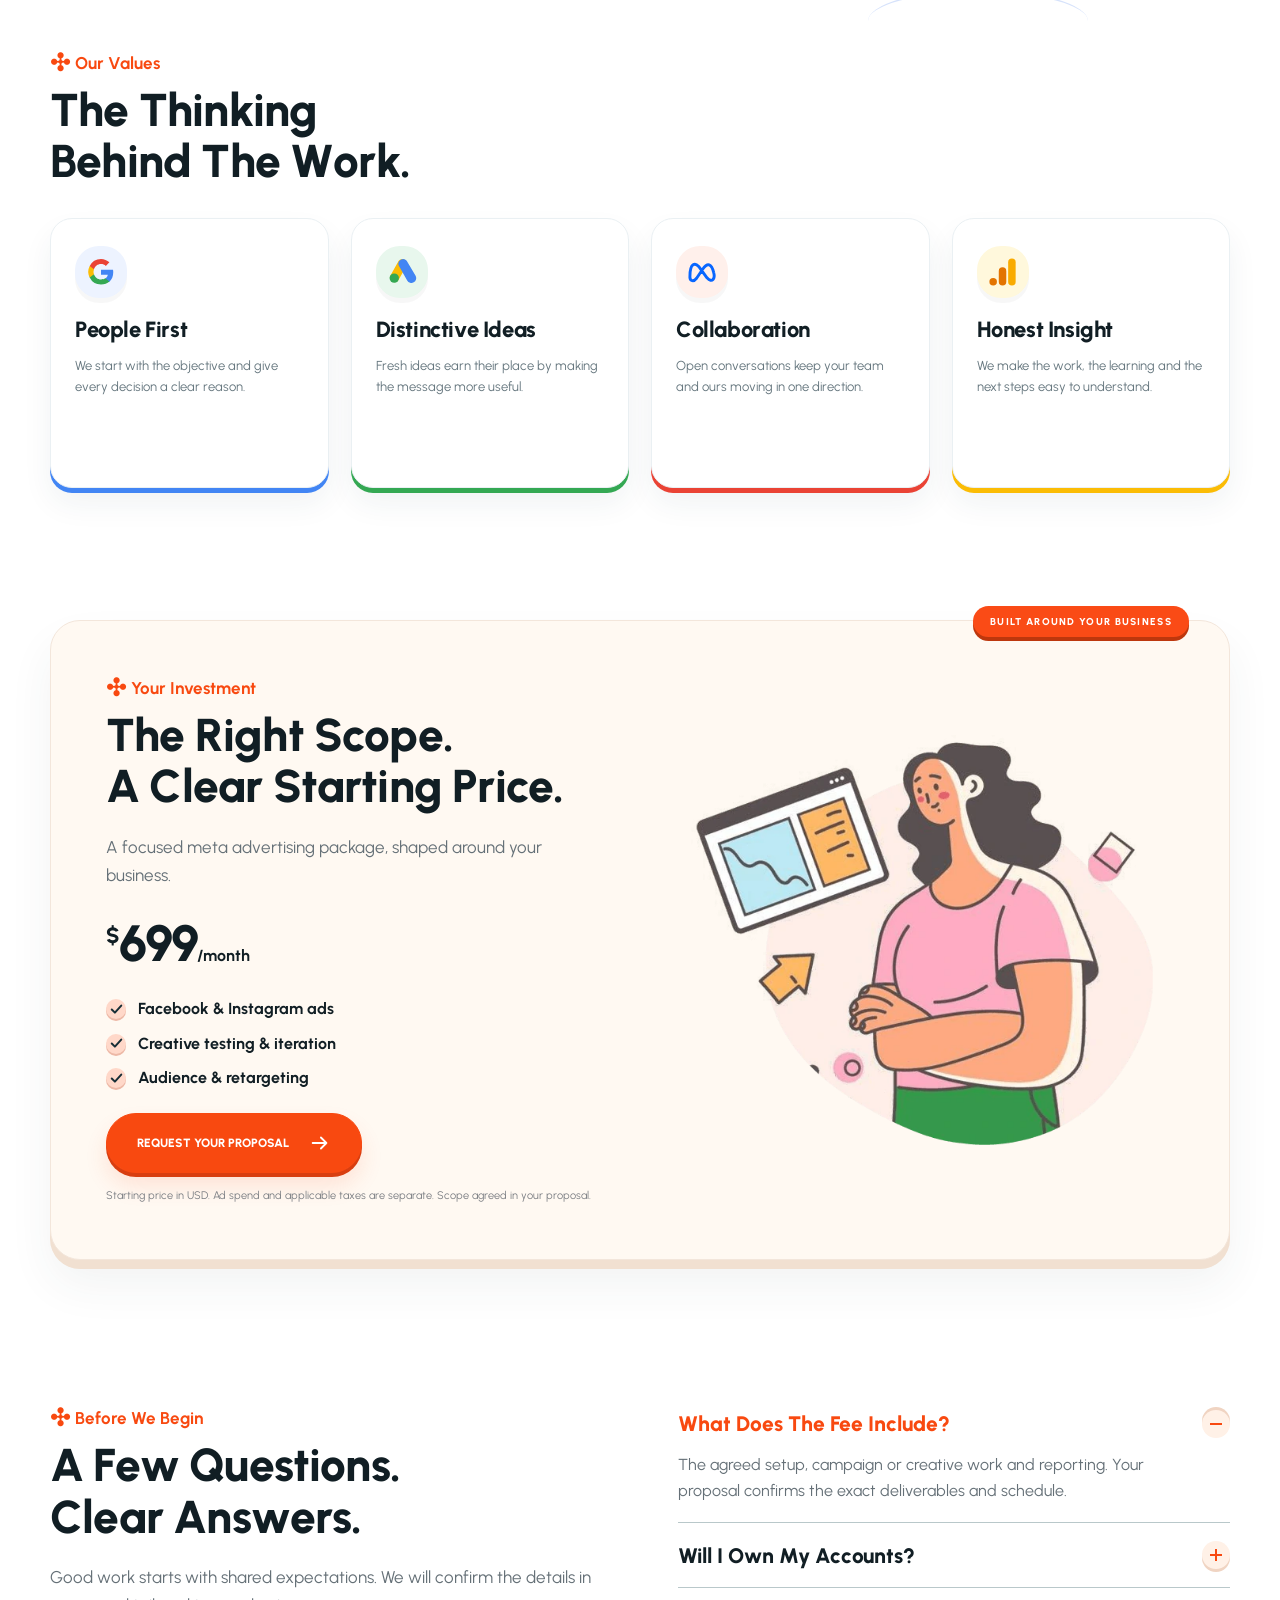
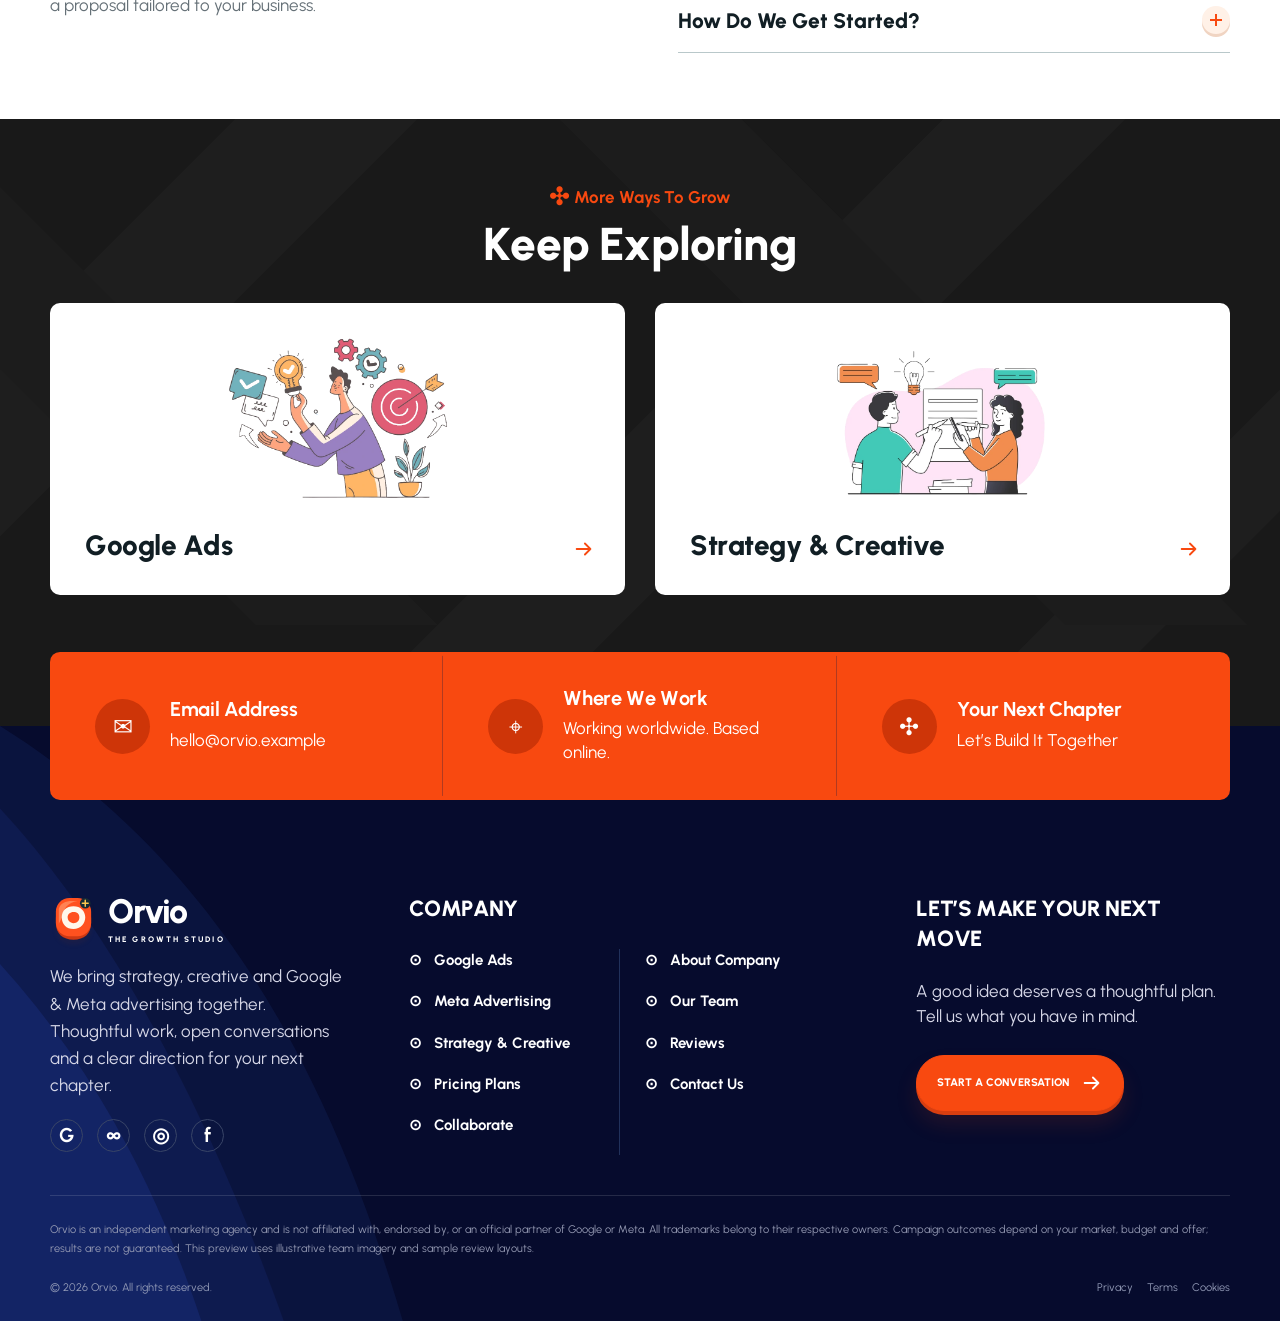
<file: meta-ads.html>
<!DOCTYPE html>

<html lang="en"><head><meta charset="utf-8"/><meta content="width=device-width, initial-scale=1" name="viewport"/><meta content="Independent Google Ads, Meta advertising and creative strategy. Thoughtful campaigns built around your next move." name="description"/><meta content="#fff0df" name="theme-color"/><title>Meta Advertising | Orvio</title><link href="assets/logo.svg" rel="icon"/><link href="assets/swiper.css" rel="stylesheet"/><link href="assets/aos.css" rel="stylesheet"/><link href="assets/style.css" rel="stylesheet"/><script src="config/config.js"></script><script defer="" src="assets/swiper.js"></script><script defer="" src="assets/aos.js"></script><script defer="" src="assets/redesign.js"></script><link href="assets/redesign.css" rel="stylesheet"/><link href="assets/enhance.css" rel="stylesheet"/><script defer="" src="assets/enhance.js"></script><link href="assets/polish.css" rel="stylesheet"/><script defer="True" src="assets/polish.js"></script><link href="assets/motion.css" rel="stylesheet"/><link href="assets/refine.css" rel="stylesheet"/><script defer="True" src="assets/refine.js"></script></head><body class="orvio-v3" data-page-title="Meta Advertising"><a class="skip-link" href="#main">Skip to content</a><header class="site-header"><div class="container header-inner"><a aria-label="Home" class="brand" data-route="home" href="index.html"><img alt="" class="brand-mark" data-logo="" src="assets/logo.svg"/><span data-company="">Orvio</span><small>THE GROWTH STUDIO</small></a><nav aria-label="Main navigation" id="main-nav"><a data-route="home" href="index.html">Home</a><a data-route="about" href="index.html#about">About Us</a><div class="nav-services"><button aria-expanded="false" class="services-toggle">Services <span class="chevron"></span></button><div class="dropdown"><a data-route="googleService" href="google-ads.html">Google Ads</a><a data-route="metaService" href="meta-ads.html">Meta Advertising</a><a data-route="strategyService" href="strategy.html">Strategy &amp; Creative</a></div></div><a data-route="team" href="index.html#team">Team</a><a data-route="pricing" href="index.html#pricing">Pricing</a><a data-route="contact" href="index.html#contact">Contact Us</a></nav><a class="header-mail" data-email="" href="mailto:hello@orvio.example"><span class="mail-icon">✉</span><span>Have A Good Idea?<b>Let’s Talk About It</b></span></a><a class="btn" data-route="contact" href="index.html#contact">GET A PROPOSAL <span aria-hidden="true" class="arrow"><svg aria-hidden="true" fill="none" viewbox="0 0 24 24"><path d="M4 12h15M13 6l6 6-6 6" stroke="currentColor" stroke-linecap="round" stroke-linejoin="round" stroke-width="2"></path></svg></span></a><button aria-controls="main-nav" aria-expanded="false" aria-label="Open menu" class="menu-toggle"><span></span><span></span></button></div></header><main id="main"><section class="ref-service-hero"><div aria-hidden="true" class="brand-rain"><span class="brand-bubble bubble-0" style="--delay:0.0s;--duration:17s;--left:5%;--size:30px"><img alt="Google" class="brand-icon" src="assets/google.svg"/></span><span class="brand-bubble bubble-1" style="--delay:-2.7s;--duration:19s;--left:18%;--size:43px"><img alt="Ads" class="brand-icon" src="assets/ads.svg"/></span><span class="brand-bubble bubble-2" style="--delay:-5.4s;--duration:21s;--left:31%;--size:56px"><img alt="Google" class="brand-icon" src="assets/google.svg"/></span><span class="brand-bubble bubble-3" style="--delay:-8.100000000000001s;--duration:23s;--left:44%;--size:30px"><img alt="Google" class="brand-icon" src="assets/google.svg"/></span><span class="brand-bubble bubble-4" style="--delay:-10.8s;--duration:17s;--left:57%;--size:43px"><img alt="Ads" class="brand-icon" src="assets/ads.svg"/></span><span class="brand-bubble bubble-5" style="--delay:-13.5s;--duration:19s;--left:70%;--size:56px"><img alt="Google" class="brand-icon" src="assets/google.svg"/></span><span class="brand-bubble bubble-6" style="--delay:-16.200000000000003s;--duration:21s;--left:83%;--size:30px"><img alt="Google" class="brand-icon" src="assets/google.svg"/></span></div><div class="container ref-split"><div data-aos="fade-up"><a class="ref-back" href="index.html#services">Home <span>›</span> Services <span>›</span> Meta Advertising</a><p class="ref-kicker"><span>✣</span> Facebook &amp; Instagram</p><h1>Creative That Stops <br/>The Scroll.</h1><p>Facebook and Instagram campaigns that connect a distinctive idea with the right audience. Make attention worth something.</p><a class="btn" data-route="contact" href="index.html#contact">LET’S TALK ABOUT YOUR GOALS<span aria-hidden="true" class="arrow"><svg aria-hidden="true" fill="none" viewbox="0 0 24 24"><path d="M4 12h15M13 6l6 6-6 6" stroke="currentColor" stroke-linecap="round" stroke-linejoin="round" stroke-width="2"></path></svg></span></a></div><div class="ref-service-hero-art" data-aos="fade-left"><div aria-label="Campaign illustrations" class="hero-art-deck"><img alt="Meta Advertising illustration" class="hero-art-slide is-active" decoding="async" src="assets/illustration-service2.webp"/><img alt="" aria-hidden="true" class="hero-art-slide" decoding="async" src="assets/illustration-hero.webp"/><img alt="" aria-hidden="true" class="hero-art-slide" decoding="async" src="assets/illustration-about.webp"/></div></div></div></section><section class="ref-intro service-intro"><div class="container"><div class="overlap-grid"><article class="overlap-card"><span class="overlap-icon"><img alt="Meta" class="brand-icon" src="assets/meta.svg"/></span><div><h3>Built Around You</h3><p>Your business. Your audience. Your next move.</p></div></article><article class="overlap-card"><span class="overlap-icon"><img alt="Meta" class="brand-icon" src="assets/meta.svg"/></span><div><h3>Connected Thinking</h3><p>Creative, media and measurement in sync.</p></div></article><article class="overlap-card"><span class="overlap-icon"><img alt="Analytics" class="brand-icon" src="assets/analytics.svg"/></span><div><h3>A Clearer View</h3><p>Useful insights, honest conversations.</p></div></article></div></div></section><section class="ref-section"><div class="container ref-split"><div class="service-detail-art" data-aos="fade-right"><img alt="Facebook &amp; Instagram illustration" class="" loading="lazy" src="assets/illustration-intro2.webp"/><div class="detail-platform"><span class="platform-symbol meta">∞</span><span>Meta Ads</span></div></div><div><div class="ref-heading" data-aos="fade-up"><p class="ref-kicker"><span>✣</span> Meta Advertising</p><h2>Make The Right <br/>First Impression</h2></div><p>The right creative feels relevant, not interruptive. We develop a considered message, test different approaches and learn from the way your audience responds.</p><ul class="checks"><li>Facebook &amp; Instagram ads</li><li>Creative testing &amp; iteration</li><li>Audience &amp; retargeting</li><li>Pixel &amp; measurement planning</li></ul></div></div></section><section class="ref-section service-tools"><div class="container ref-split"><div><div class="ref-heading" data-aos="fade-up"><p class="ref-kicker"><span>✣</span> Meta Advertising</p><h2>Turn A Scroll <br/>Into A Connection</h2></div><p>A strong Meta campaign brings the right story to the right audience. We connect your offer, creative and measurement across Facebook and Instagram.</p><ul class="checks"><li>Facebook &amp; Instagram campaigns</li><li>Creative testing &amp; audience planning</li></ul><a class="btn" href="index.html#contact">LET’S MAKE A PLAN<span aria-hidden="true" class="arrow"><svg aria-hidden="true" fill="none" viewbox="0 0 24 24"><path d="M4 12h15M13 6l6 6-6 6" stroke="currentColor" stroke-linecap="round" stroke-linejoin="round" stroke-width="2"></path></svg></span></a><div class="tools-platforms"><img alt="Google" class="brand-icon" src="assets/google.svg"/><img alt="Meta" class="brand-icon" src="assets/meta.svg"/><img alt="Ads" class="brand-icon" src="assets/ads.svg"/><img alt="Analytics" class="brand-icon" src="assets/analytics.svg"/></div></div><div class="tools-composition"><div class="tools-top"><div class="tools-photo"><img alt="Campaign planning in our creative studio" class="" loading="lazy" src="assets/journal-two.webp"/><span class="floating-dashboard"><i></i><i></i><i></i><b>ONE CLEAR VIEW</b></span></div><div class="tools-focus"><strong>One</strong><p>connected plan.<br/>Built around your goals.</p><div class="signal-track"><i></i></div></div></div><div class="growth-card"><div><span>IDEAS INTO ACTION</span><h3>Creative That Connects</h3></div><div class="growth-bars"><i></i><i></i><i></i></div></div></div></div></section><section class="outline-ribbon"><div class="container"><div class="outline-track"> <span>Advertising.</span><span>Promotion.</span><span>Marketing.</span> <span>Advertising.</span><span>Promotion.</span><span>Marketing.</span> <span>Advertising.</span><span>Promotion.</span><span>Marketing.</span> <span>Advertising.</span><span>Promotion.</span><span>Marketing.</span></div></div></section><section class="ref-section service-perspective topography"><div class="container ref-split"><div class="perspective-copy"><span class="big-quote">“</span><blockquote>People remember how a brand makes them feel. Give your audience a thoughtful story, a useful offer and a reason to take the next step.</blockquote><div class="perspective-by"><img alt="Illustrative strategist" class="" loading="lazy" src="assets/growth-wide.webp"/><div><b>Meta Perspective</b><span>A note from the studio</span></div><div class="perspective-dots"><i></i><i></i><i></i></div></div></div><div class="perspective-mosaic"><img alt="Creative collaboration" class="" loading="lazy" src="assets/collaboration.webp"/><img alt="Creative collaboration" class="" loading="lazy" src="assets/gallery2.webp"/><img alt="Creative collaboration" class="" loading="lazy" src="assets/gallery6.webp"/><img alt="Creative collaboration" class="" loading="lazy" src="assets/approach-b.webp"/></div></div></section><section class="ref-section service-capabilities"><div class="capabilities-back"><img alt="Marketing studio" class="" loading="lazy" src="assets/growth-wide.webp"/></div><div class="container ref-split"><div class="capability-composition"><div class="capability-chart"><h3>Good Thinking. <br/>Clearer Direction.</h3><div class="growth-bars"><i><span>IDEA</span></i><i><span>PLAN</span></i><i><span>ACTION</span></i></div></div><div class="capability-bottom"><img alt="Creative process" class="" loading="lazy" src="assets/approach-b.webp"/><div><strong>Yours.</strong><p>Your brand, your accounts and your next move.</p><div class="signal-track"><i></i></div></div></div></div><div><div class="ref-heading" data-aos="fade-up"><p class="ref-kicker"><span>✣</span> Connected Expertise</p><h2>Our Capabilities</h2></div><p>Every part of your meta advertising plan has a clear purpose. We agree the scope together and keep you close to the work.</p><ul class="capability-list"><li>Audience &amp; offer discovery</li><li>Creative concepts &amp; copy</li><li>Facebook &amp; Instagram ads</li><li>Retargeting planning</li><li>Pixel &amp; event measurement</li></ul><a class="btn" href="index.html#contact">LET’S TALK<span aria-hidden="true" class="arrow"><svg aria-hidden="true" fill="none" viewbox="0 0 24 24"><path d="M4 12h15M13 6l6 6-6 6" stroke="currentColor" stroke-linecap="round" stroke-linejoin="round" stroke-width="2"></path></svg></span></a></div></div></section><section class="ref-section service-journal"><div aria-hidden="true" class="google-constellation"><span class="orbit-ring"></span><span class="orbit-ring second"></span><i class="orbit-google"><img alt="" src="assets/google.svg"/></i><i class="orbit-dot blue"></i><i class="orbit-dot red"></i><i class="orbit-dot yellow"></i><i class="orbit-dot green"></i></div><div class="container"><div class="ref-heading" data-aos="fade-up"><p class="ref-kicker"><span>✣</span> Ideas &amp; Insights</p><h2>Fresh Thinking. <br/>New Possibilities.</h2></div><div class="journal-editorial"><a class="journal-feature" href="index.html#contact"><div><img alt="Creative team sharing campaign ideas" class="" loading="lazy" src="assets/journal-two.webp"/><span>Meta<small>STUDIO NOTES</small></span></div><h3>The First Impression</h3><p>A useful starting point for your next campaign.</p></a><div class="journal-side"><a href="index.html#contact"><div><img alt="A Story Worth Sharing" class="" loading="lazy" src="assets/growth-wide.webp"/><span>Meta</span></div><section><h3>A Story Worth Sharing</h3><p>Bring a little more clarity to the next decision.</p><b>Explore the idea <span>↗</span></b></section></a><a href="index.html#contact"><div><img alt="Creative Testing With Intent" class="" loading="lazy" src="assets/collaboration.webp"/><span>Meta</span></div><section><h3>Creative Testing With Intent</h3><p>Bring a little more clarity to the next decision.</p><b>Explore the idea <span>↗</span></b></section></a></div></div></div></section><section class="ref-section service-people"><div aria-hidden="true" class="google-constellation"><span class="orbit-ring"></span><span class="orbit-ring second"></span><i class="orbit-google"><img alt="" src="assets/google.svg"/></i><i class="orbit-dot blue"></i><i class="orbit-dot red"></i><i class="orbit-dot yellow"></i><i class="orbit-dot green"></i></div><div class="container people-layout"><div class="people-capsules"><div><img alt="Illustrative creative specialist" class="" loading="lazy" src="assets/gallery2.webp"/></div><div><img alt="Illustrative creative specialist" class="" loading="lazy" src="assets/gallery6.webp"/></div><div><img alt="Illustrative creative specialist" class="" loading="lazy" src="assets/approach-b.webp"/></div><div><img alt="Illustrative creative specialist" class="" loading="lazy" src="assets/person-b.webp"/></div><div><img alt="Illustrative creative specialist" class="" loading="lazy" src="assets/review-b.webp"/></div><div><img alt="Illustrative creative specialist" class="" loading="lazy" src="assets/journal-two.webp"/></div></div><div><div class="ref-heading" data-aos="fade-up"><p class="ref-kicker"><span>✣</span> Different Minds. Shared Direction.</p><h2>Better Ideas. <br/>Built Together.</h2></div><p>We connect meta advertising with the bigger picture. Your audience, your creative and your goals belong in the same conversation.</p><p>From the first brief to the next review, a collaborative approach keeps the work focused and the thinking fresh.</p></div><div class="people-principles"><div><strong>One</strong><span>Shared direction</span></div><div><strong>Yours</strong><span>Accounts &amp; data</span></div><div><strong>Clear</strong><span>Scope &amp; next steps</span></div></div></div></section><section class="ref-section service-advantages" id="why-choose-us"><div class="container"><div class="ref-heading" data-aos="fade-up"><p class="ref-kicker"><span>✣</span> Why Choose Us</p><h2>Thoughtful At <br/>Every Step.</h2></div><div class="advantage-path"><article style="--card-accent:#4285f4;--card-soft:#edf4ff"><div class="round-photo"><img alt="Connected Expertise" class="" loading="lazy" src="assets/growth-wide.webp"/><i><img alt="Google" class="brand-icon" src="assets/google.svg"/></i></div><span class="advantage-label">CONNECTED THINKING</span><h3>Connected Expertise</h3><p>Search, social and creative thinking, brought into one conversation.</p></article><article style="--card-accent:#ea4335;--card-soft:#fff0e8"><div class="round-photo"><img alt="A Plan That Fits" class="" loading="lazy" src="assets/collaboration.webp"/><i><img alt="Ads" class="brand-icon" src="assets/ads.svg"/></i></div><span class="advantage-label">BUILT AROUND YOU</span><h3>A Plan That Fits</h3><p>Your offer and your objectives shape the work from the very beginning.</p></article><article style="--card-accent:#34a853;--card-soft:#ecf8ed"><div class="round-photo"><img alt="Clarity &amp; Trust" class="" loading="lazy" src="assets/gallery2.webp"/><i><img alt="Analytics" class="brand-icon" src="assets/analytics.svg"/></i></div><span class="advantage-label">CLEAR FROM DAY ONE</span><h3>Clarity &amp; Trust</h3><p>Clear ownership, useful reporting and honest recommendations.</p></article></div></div></section><section class="ref-section service-launch"><div class="container launch-layout"><article class="launch-note"><span><img alt="Meta" class="brand-icon" src="assets/meta.svg"/></span><h3>Creative That Connects</h3><p>A focused starting point. A considered plan. A more useful next conversation.</p><a href="index.html#contact">LET’S EXPLORE <b>↗</b></a></article><div class="launch-banner"><div><h2>Ready For Your <br/>Next Big Move?</h2><p>Tell us about your meta advertising goals.</p><a class="btn" href="index.html#contact">START THE CONVERSATION<span aria-hidden="true" class="arrow"><svg aria-hidden="true" fill="none" viewbox="0 0 24 24"><path d="M4 12h15M13 6l6 6-6 6" stroke="currentColor" stroke-linecap="round" stroke-linejoin="round" stroke-width="2"></path></svg></span></a></div><div class="rocket-scene"><span class="cloud one"></span><span class="cloud two"></span><span class="cloud three"></span><div class="rocket"><i class="rocket-window"><img alt="Google" class="brand-icon" src="assets/google.svg"/></i><span class="rocket-flame"></span></div><span class="rocket-orbit"></span></div></div></div></section><section class="ref-section service-process"><div class="container"><div class="ref-heading" data-aos="fade-up"><p class="ref-kicker"><span>✣</span> The Way We Work</p><h2>A Clear Path <br/>From Here.</h2></div><div class="process-path"><article style="--step:0"><div class="process-orb"><img alt="Google" class="brand-icon" src="assets/google.svg"/><span>1</span></div><h3>Know Your Audience</h3><p>Understand your business, your audience and your next priority.</p></article><article style="--step:1"><div class="process-orb"><img alt="Ads" class="brand-icon" src="assets/ads.svg"/><span>2</span></div><h3>Shape The Story</h3><p>Agree the scope, creative direction and practical steps together.</p></article><article style="--step:2"><div class="process-orb"><img alt="Analytics" class="brand-icon" src="assets/analytics.svg"/><span>3</span></div><h3>Test The Creative</h3><p>Review meaningful signals and the questions behind the numbers.</p></article><article style="--step:3"><div class="process-orb"><img alt="Meta" class="brand-icon" src="assets/meta.svg"/><span>4</span></div><h3>Learn Together</h3><p>Share the learning and make the next decision with confidence.</p></article></div></div></section><section class="ref-section service-values"><div class="container"><div class="ref-heading" data-aos="fade-up"><p class="ref-kicker"><span>✣</span> Our Values</p><h2>The Thinking <br/>Behind The Work.</h2></div><div class="values-grid"><article aria-label="Explore People First" aria-pressed="false" class="value-flip" role="button" style="--accent:#4285f4;--soft:#edf3ff" tabindex="0"><div class="value-inner"><div class="value-front"><span class="value-icon"><img alt="Google" class="brand-icon" src="assets/google.svg"/></span><h3>People First</h3><p>We start with the objective and give every decision a clear reason.</p><span class="value-corner"></span></div><div aria-hidden="true" class="value-back" style="background-image:url(assets/collaboration.webp)"><strong>People First</strong><p>We start with the objective and give every decision a clear reason.</p></div></div></article><article aria-label="Explore Distinctive Ideas" aria-pressed="false" class="value-flip" role="button" style="--accent:#34a853;--soft:#e8f7ed" tabindex="0"><div class="value-inner"><div class="value-front"><span class="value-icon"><img alt="Ads" class="brand-icon" src="assets/ads.svg"/></span><h3>Distinctive Ideas</h3><p>Fresh ideas earn their place by making the message more useful.</p><span class="value-corner"></span></div><div aria-hidden="true" class="value-back" style="background-image:url(assets/gallery2.webp)"><strong>Distinctive Ideas</strong><p>Fresh ideas earn their place by making the message more useful.</p></div></div></article><article aria-label="Explore Collaboration" aria-pressed="false" class="value-flip" role="button" style="--accent:#ea4335;--soft:#fff0eb" tabindex="0"><div class="value-inner"><div class="value-front"><span class="value-icon"><img alt="Meta" class="brand-icon" src="assets/meta.svg"/></span><h3>Collaboration</h3><p>Open conversations keep your team and ours moving in one direction.</p><span class="value-corner"></span></div><div aria-hidden="true" class="value-back" style="background-image:url(assets/gallery6.webp)"><strong>Collaboration</strong><p>Open conversations keep your team and ours moving in one direction.</p></div></div></article><article aria-label="Explore Honest Insight" aria-pressed="false" class="value-flip" role="button" style="--accent:#fbbc05;--soft:#fff8dc" tabindex="0"><div class="value-inner"><div class="value-front"><span class="value-icon"><img alt="Analytics" class="brand-icon" src="assets/analytics.svg"/></span><h3>Honest Insight</h3><p>We make the work, the learning and the next steps easy to understand.</p><span class="value-corner"></span></div><div aria-hidden="true" class="value-back" style="background-image:url(assets/approach-b.webp)"><strong>Honest Insight</strong><p>We make the work, the learning and the next steps easy to understand.</p></div></div></article></div></div></section><section class="ref-section"><div class="container ref-service-price"><span class="price-ribbon">BUILT AROUND YOUR BUSINESS</span><div><div class="ref-heading" data-aos="fade-up"><p class="ref-kicker"><span>✣</span> Your Investment</p><h2>The Right Scope. <br/>A Clear Starting Price.</h2></div><p>A focused meta advertising package, shaped around your business.</p><div class="price"><sup>$</sup>699<em>/month</em></div><ul class="checks"><li>Facebook &amp; Instagram ads</li><li>Creative testing &amp; iteration</li><li>Audience &amp; retargeting</li></ul><a class="btn" data-route="contact" href="index.html#contact">REQUEST YOUR PROPOSAL<span aria-hidden="true" class="arrow"><svg aria-hidden="true" fill="none" viewbox="0 0 24 24"><path d="M4 12h15M13 6l6 6-6 6" stroke="currentColor" stroke-linecap="round" stroke-linejoin="round" stroke-width="2"></path></svg></span></a><p class="price-smallprint">Starting price in USD. Ad spend and applicable taxes are separate. Scope agreed in your proposal.</p></div><div><img alt="Marketing growth planning" class="" loading="lazy" src="assets/illustration-price.webp"/></div></div></section><section class="ref-section ref-service-faq"><div class="container ref-split"><div><div class="ref-heading" data-aos="fade-up"><p class="ref-kicker"><span>✣</span> Before We Begin</p><h2>A Few Questions. <br/>Clear Answers.</h2></div><p>Good work starts with shared expectations. We will confirm the details in a proposal tailored to your business.</p></div><div><div class="accordion"><details open=""><summary>What Does The Fee Include?<span class="plus"></span></summary><div><p>The agreed setup, campaign or creative work and reporting. Your proposal confirms the exact deliverables and schedule.</p></div></details><details><summary>Will I Own My Accounts?<span class="plus"></span></summary><div><p>Yes. Your business retains account ownership and grants only the access needed for our work.</p></div></details><details><summary>How Do We Get Started?<span class="plus"></span></summary><div><p>Use the main contact form to tell us about your goals. We will respond with next steps and a tailored proposal.</p></div></details></div></div></div></section><section class="ref-section ref-projects"><div class="container"><div class="ref-heading centered" data-aos="fade-up"><p class="ref-kicker"><span>✣</span> More Ways To Grow</p><h2>Keep Exploring</h2></div><div class="ref-explore"><a data-route="googleService" href="google-ads.html"><div><img alt="Google Ads" class="" loading="lazy" src="assets/illustration-service1.webp"/></div><h3>Google Ads</h3><span aria-hidden="true" class="arrow"><svg aria-hidden="true" fill="none" viewbox="0 0 24 24"><path d="M4 12h15M13 6l6 6-6 6" stroke="currentColor" stroke-linecap="round" stroke-linejoin="round" stroke-width="2"></path></svg></span></a><a data-route="strategyService" href="strategy.html"><div><img alt="Strategy &amp; Creative" class="" loading="lazy" src="assets/illustration-service3.webp"/></div><h3>Strategy &amp; Creative</h3><span aria-hidden="true" class="arrow"><svg aria-hidden="true" fill="none" viewbox="0 0 24 24"><path d="M4 12h15M13 6l6 6-6 6" stroke="currentColor" stroke-linecap="round" stroke-linejoin="round" stroke-width="2"></path></svg></span></a></div></div></section></main><footer class="ref-footer"><div class="container"><div class="footer-contact-strip"><div><span class="strip-icon">✉</span><div><h3>Email Address</h3><a data-email=""></a></div></div><div><span class="strip-icon">⌖</span><div><h3>Where We Work</h3><p data-config="address"></p></div></div><div><span class="strip-icon">✣</span><div><h3>Your Next Chapter</h3><a data-route="contact" href="index.html#contact">Let’s Build It Together</a></div></div></div><div class="ref-footer-grid"><div><a aria-label="Home" class="brand" data-route="home" href="index.html"><img alt="" class="brand-mark" data-logo="" src="assets/logo.svg"/><span data-company="">Orvio</span><small>THE GROWTH STUDIO</small></a><p data-config="footer"></p><div class="footer-platforms"><span>G</span><span>∞</span><span>◎</span><span>f</span></div></div><div><h3>COMPANY</h3><div class="footer-nav-columns"><div><a data-route="googleService" href="google-ads.html">⊙   Google Ads</a><a data-route="metaService" href="meta-ads.html">⊙   Meta Advertising</a><a data-route="strategyService" href="strategy.html">⊙   Strategy &amp; Creative</a><a data-route="pricing" href="index.html#pricing">⊙   Pricing Plans</a><a data-route="contact" href="index.html#contact">⊙   Collaborate</a></div><div><a data-route="about" href="index.html#about">⊙   About Company</a><a data-route="team" href="index.html#team">⊙   Our Team</a><a data-route="reviews" href="index.html#reviews">⊙   Reviews</a><a data-route="contact" href="index.html#contact">⊙   Contact Us</a></div></div></div><div><h3>LET’S MAKE YOUR NEXT MOVE</h3><p>A good idea deserves a thoughtful plan. Tell us what you have in mind.</p><a class="btn" data-route="contact" href="index.html#contact">START A CONVERSATION<span aria-hidden="true" class="arrow"><svg aria-hidden="true" fill="none" viewbox="0 0 24 24"><path d="M4 12h15M13 6l6 6-6 6" stroke="currentColor" stroke-linecap="round" stroke-linejoin="round" stroke-width="2"></path></svg></span></a></div></div><p class="disclaimer" data-config="disclaimer"></p><div class="ref-footer-bottom"><span>© <span data-year=""></span> <span data-company="">Orvio</span>. All rights reserved.</span><div><a data-route="privacy" href="privacy.html">Privacy</a><a data-route="terms" href="terms.html">Terms</a><a data-route="cookies" href="cookies.html">Cookies</a></div></div></div></footer><aside aria-label="Privacy notice" class="cookie-card" hidden=""><span class="cookie-icon">✣</span><p>Only essential storage.<br/><a data-route="cookies" href="cookies.html">Your privacy, respected.</a></p><button class="cookie-accept">Got it <span>✓</span></button></aside><div aria-hidden="true" class="page-transition"><div class="transition-orbit"><span></span><span></span><span></span><span></span><img alt="" src="assets/logo.svg"/></div><strong data-company="">Orvio</strong><p>Connecting your next big idea.</p></div></body></html>
</file>
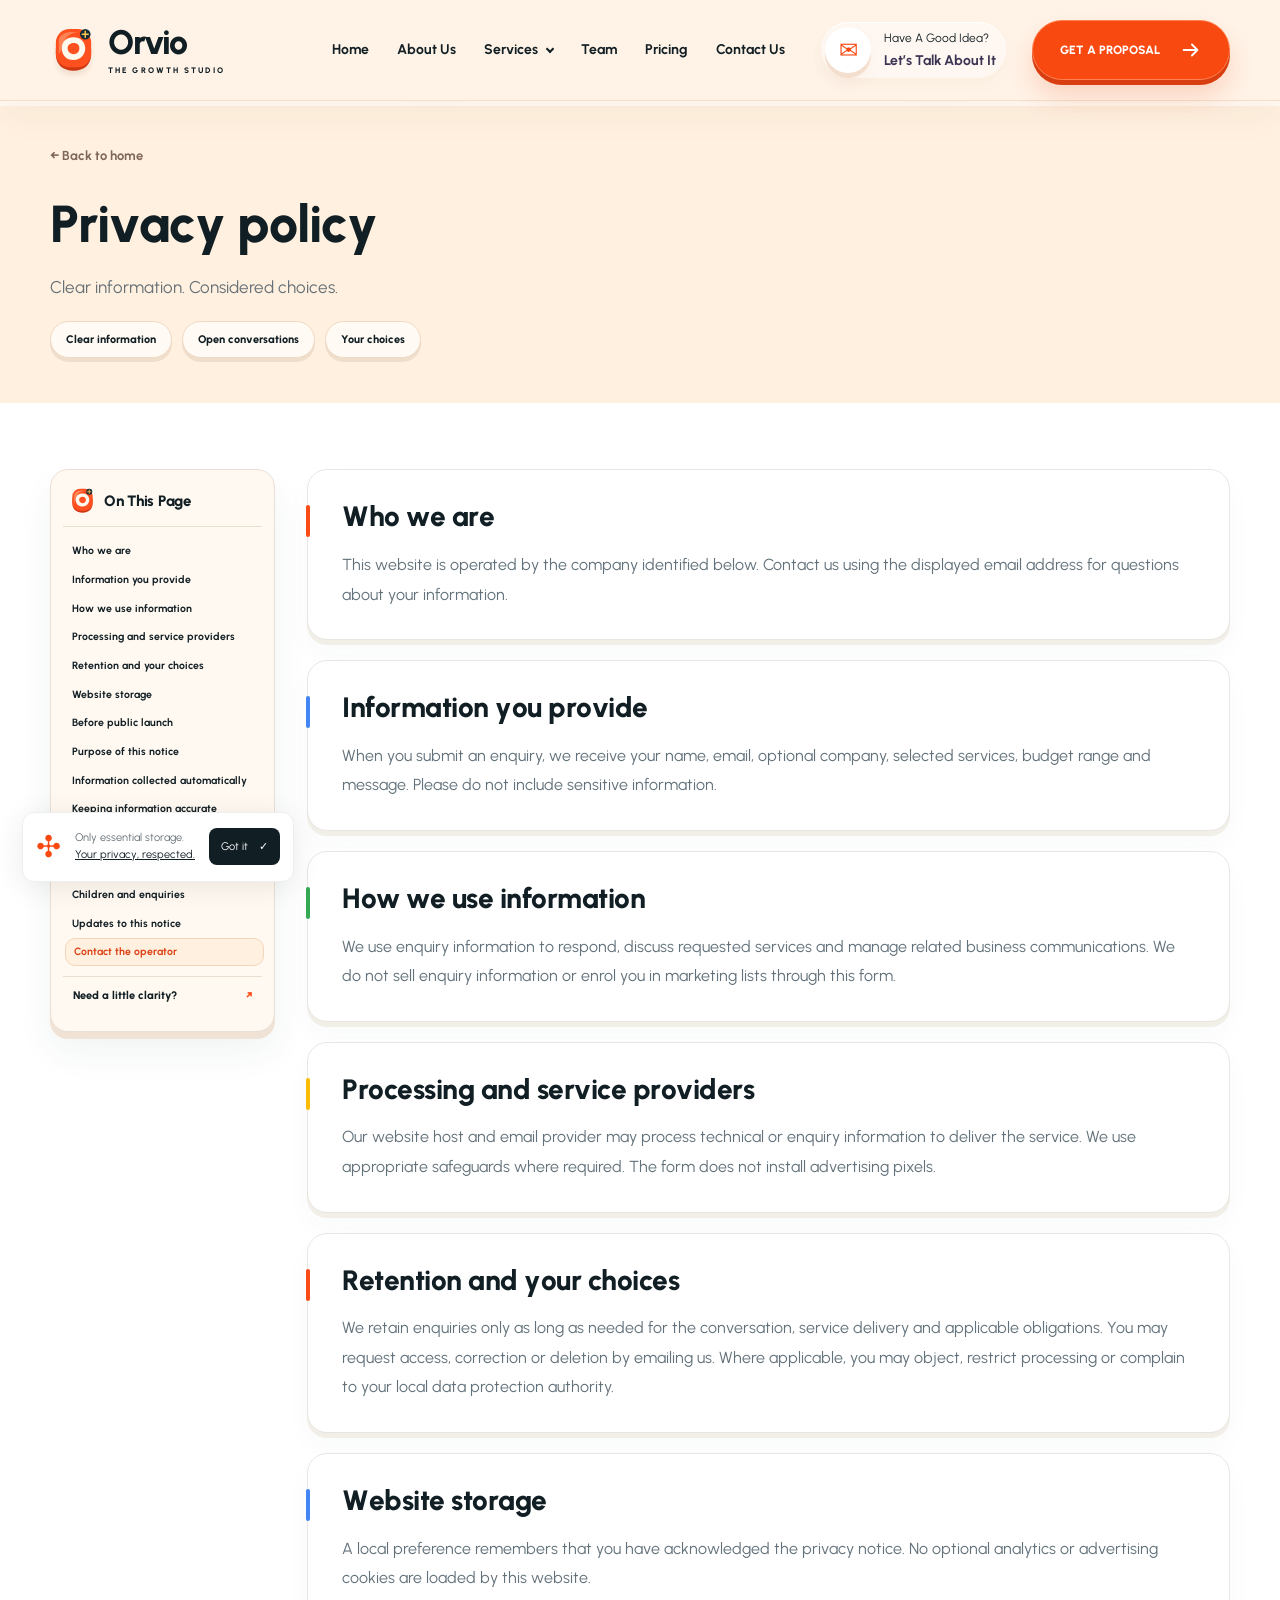
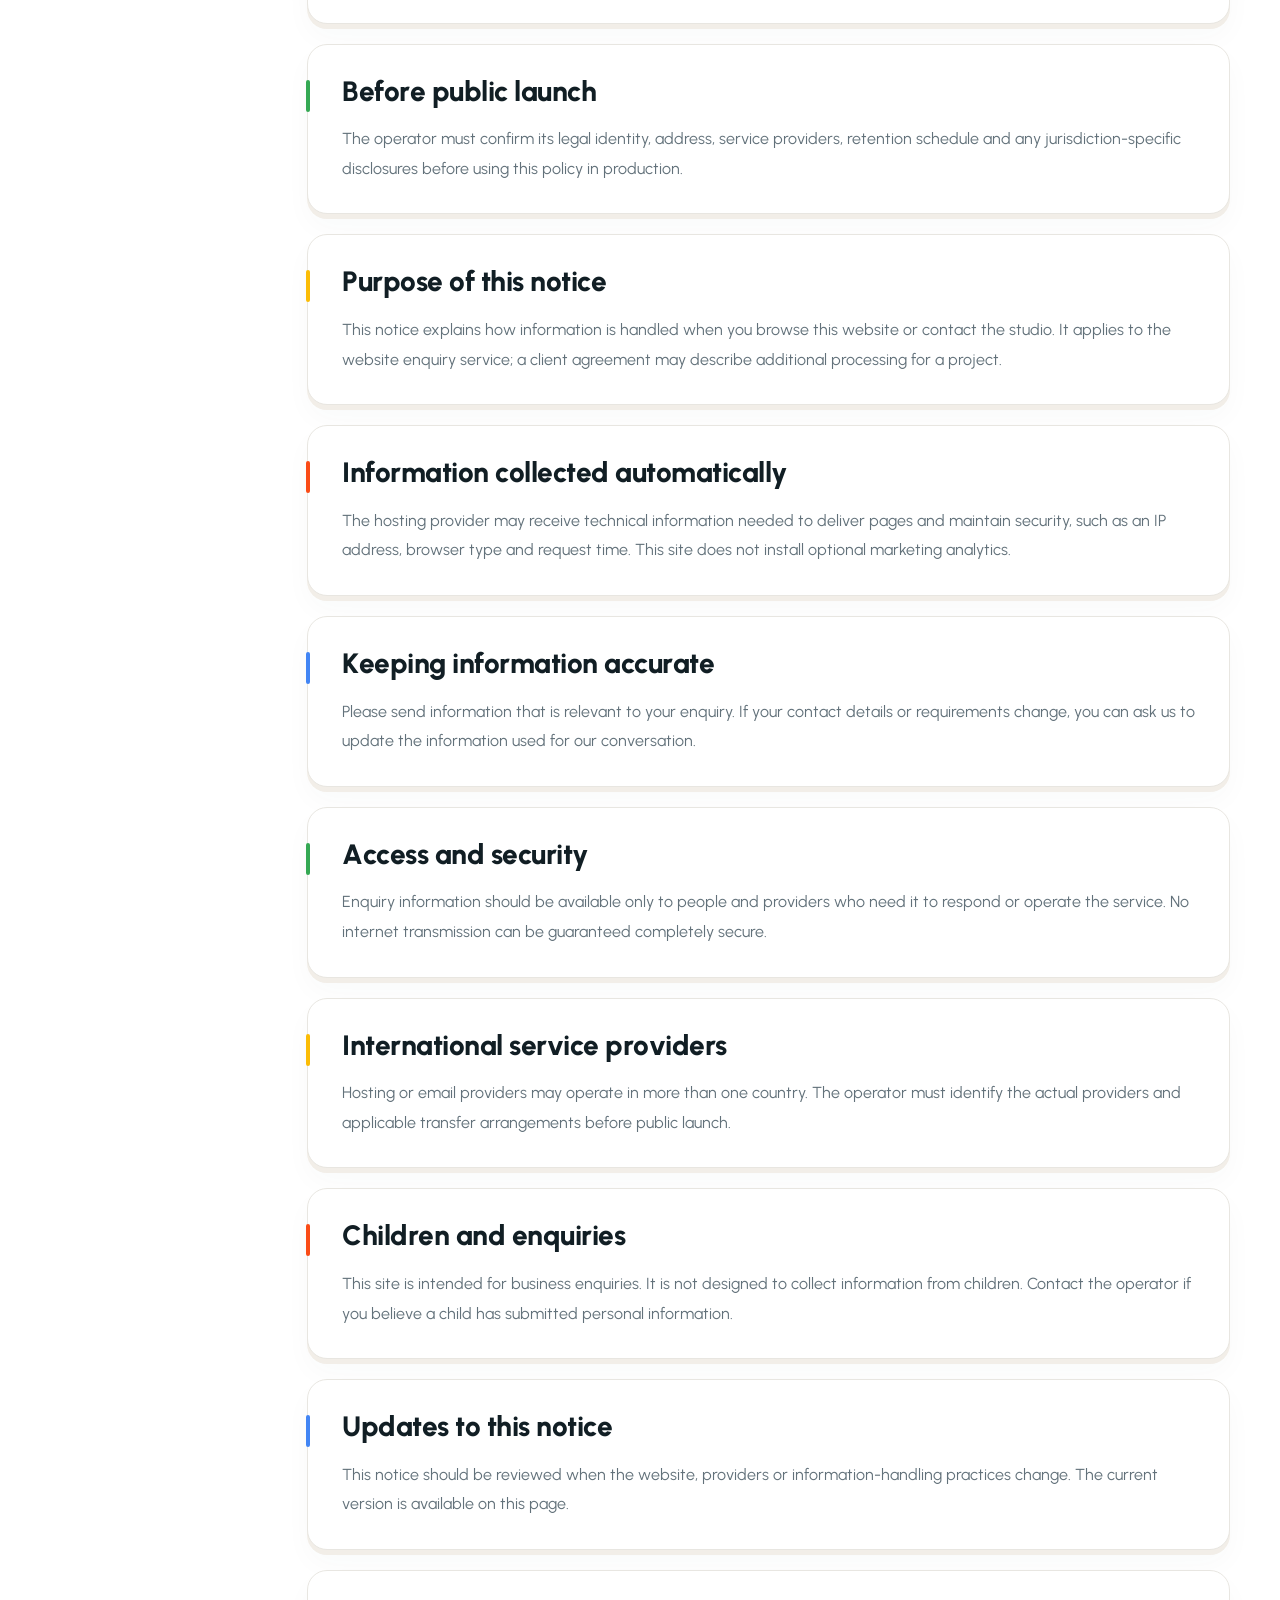
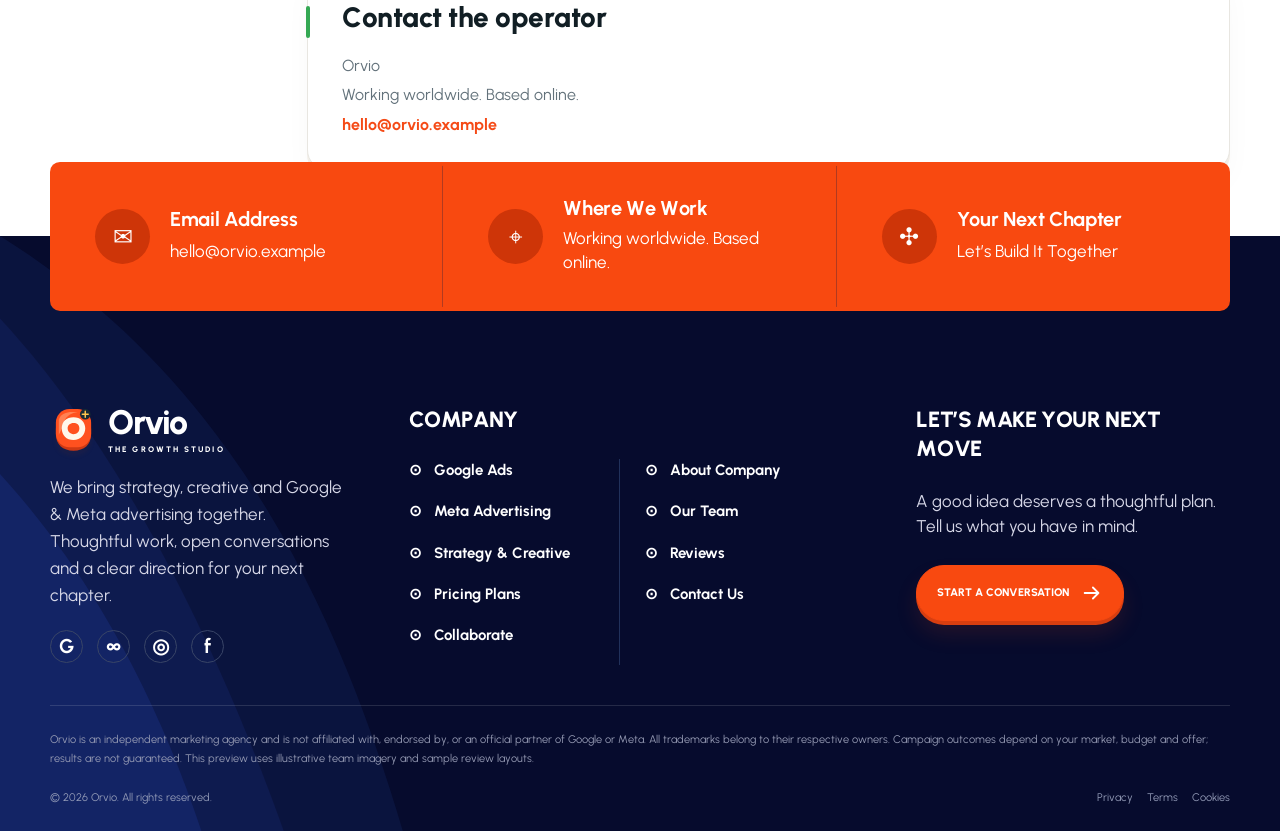
<file: privacy.html>
<!DOCTYPE html>

<html lang="en"><head><meta charset="utf-8"/><meta content="width=device-width, initial-scale=1" name="viewport"/><meta content="Independent Google Ads, Meta advertising and creative strategy. Thoughtful campaigns built around your next move." name="description"/><meta content="#fff0df" name="theme-color"/><title>Privacy policy | Orvio</title><link href="assets/logo.svg" rel="icon"/><link href="assets/swiper.css" rel="stylesheet"/><link href="assets/aos.css" rel="stylesheet"/><link href="assets/style.css" rel="stylesheet"/><script src="config/config.js"></script><script defer="" src="assets/swiper.js"></script><script defer="" src="assets/aos.js"></script><script defer="" src="assets/redesign.js"></script><link href="assets/redesign.css" rel="stylesheet"/><link href="assets/enhance.css" rel="stylesheet"/><script defer="" src="assets/enhance.js"></script><link href="assets/polish.css" rel="stylesheet"/><script defer="True" src="assets/polish.js"></script><link href="assets/motion.css" rel="stylesheet"/><link href="assets/refine.css" rel="stylesheet"/><script defer="True" src="assets/refine.js"></script></head><body class="orvio-v3 legal-page" data-page-title="Privacy policy"><a class="skip-link" href="#main">Skip to content</a><header class="site-header"><div class="container header-inner"><a aria-label="Home" class="brand" data-route="home" href="index.html"><img alt="" class="brand-mark" data-logo="" src="assets/logo.svg"/><span data-company="">Orvio</span><small>THE GROWTH STUDIO</small></a><nav aria-label="Main navigation" id="main-nav"><a data-route="home" href="index.html">Home</a><a data-route="about" href="index.html#about">About Us</a><div class="nav-services"><button aria-expanded="false" class="services-toggle">Services <span class="chevron"></span></button><div class="dropdown"><a data-route="googleService" href="google-ads.html">Google Ads</a><a data-route="metaService" href="meta-ads.html">Meta Advertising</a><a data-route="strategyService" href="strategy.html">Strategy &amp; Creative</a></div></div><a data-route="team" href="index.html#team">Team</a><a data-route="pricing" href="index.html#pricing">Pricing</a><a data-route="contact" href="index.html#contact">Contact Us</a></nav><a class="header-mail" data-email="" href="mailto:hello@orvio.example"><span class="mail-icon">✉</span><span>Have A Good Idea?<b>Let’s Talk About It</b></span></a><a class="btn" data-route="contact" href="index.html#contact">GET A PROPOSAL <span aria-hidden="true" class="arrow"><svg aria-hidden="true" fill="none" viewbox="0 0 24 24"><path d="M4 12h15M13 6l6 6-6 6" stroke="currentColor" stroke-linecap="round" stroke-linejoin="round" stroke-width="2"></path></svg></span></a><button aria-controls="main-nav" aria-expanded="false" aria-label="Open menu" class="menu-toggle"><span></span><span></span></button></div></header><main id="main"><section class="legal-hero"><div aria-hidden="true" class="brand-rain"><span class="brand-bubble bubble-0" style="--delay:0.0s;--duration:17s;--left:5%;--size:30px"><img alt="Google" class="brand-icon" src="assets/google.svg"/></span><span class="brand-bubble bubble-1" style="--delay:-2.7s;--duration:19s;--left:18%;--size:43px"><img alt="Ads" class="brand-icon" src="assets/ads.svg"/></span><span class="brand-bubble bubble-2" style="--delay:-5.4s;--duration:21s;--left:31%;--size:56px"><img alt="Google" class="brand-icon" src="assets/google.svg"/></span><span class="brand-bubble bubble-3" style="--delay:-8.100000000000001s;--duration:23s;--left:44%;--size:30px"><img alt="Google" class="brand-icon" src="assets/google.svg"/></span><span class="brand-bubble bubble-4" style="--delay:-10.8s;--duration:17s;--left:57%;--size:43px"><img alt="Ads" class="brand-icon" src="assets/ads.svg"/></span><span class="brand-bubble bubble-5" style="--delay:-13.5s;--duration:19s;--left:70%;--size:56px"><img alt="Google" class="brand-icon" src="assets/google.svg"/></span><span class="brand-bubble bubble-6" style="--delay:-16.200000000000003s;--duration:21s;--left:83%;--size:30px"><img alt="Google" class="brand-icon" src="assets/google.svg"/></span></div><div class="container"><a class="back-link" data-route="home" href="index.html">← Back to home</a><h1>Privacy policy</h1><p>Clear information. Considered choices.</p><div class="legal-badges"><span>Clear information</span><span>Open conversations</span><span>Your choices</span></div></div></section><section class="section"><div class="container legal-layout"><aside class="legal-sidebar"><div class="legal-nav-title"><img alt="" src="assets/logo.svg"/><div><small>THE DETAILS</small><h3>On This Page</h3></div></div><nav aria-label="Policy sections" class="legal-nav"><a href="#policy-1">Who we are</a><a href="#policy-2">Information you provide</a><a href="#policy-3">How we use information</a><a href="#policy-4">Processing and service providers</a><a href="#policy-5">Retention and your choices</a><a href="#policy-6">Website storage</a><a href="#policy-7">Before public launch</a><a href="#policy-8">Purpose of this notice</a><a href="#policy-9">Information collected automatically</a><a href="#policy-10">Keeping information accurate</a><a href="#policy-11">Access and security</a><a href="#policy-12">International service providers</a><a href="#policy-13">Children and enquiries</a><a href="#policy-14">Updates to this notice</a><a href="#policy-15">Contact the operator</a></nav><a class="legal-contact" href="index.html#contact">Need a little clarity? <span>↗</span></a></aside><div class="legal-panels"><article class="legal-panel" data-aos="fade-up" id="policy-1"><h2>Who we are</h2><p>This website is operated by the company identified below. Contact us using the displayed email address for questions about your information.</p></article><article class="legal-panel" data-aos="fade-up" id="policy-2"><h2>Information you provide</h2><p>When you submit an enquiry, we receive your name, email, optional company, selected services, budget range and message. Please do not include sensitive information.</p></article><article class="legal-panel" data-aos="fade-up" id="policy-3"><h2>How we use information</h2><p>We use enquiry information to respond, discuss requested services and manage related business communications. We do not sell enquiry information or enrol you in marketing lists through this form.</p></article><article class="legal-panel" data-aos="fade-up" id="policy-4"><h2>Processing and service providers</h2><p>Our website host and email provider may process technical or enquiry information to deliver the service. We use appropriate safeguards where required. The form does not install advertising pixels.</p></article><article class="legal-panel" data-aos="fade-up" id="policy-5"><h2>Retention and your choices</h2><p>We retain enquiries only as long as needed for the conversation, service delivery and applicable obligations. You may request access, correction or deletion by emailing us. Where applicable, you may object, restrict processing or complain to your local data protection authority.</p></article><article class="legal-panel" data-aos="fade-up" id="policy-6"><h2>Website storage</h2><p>A local preference remembers that you have acknowledged the privacy notice. No optional analytics or advertising cookies are loaded by this website.</p></article><article class="legal-panel" data-aos="fade-up" id="policy-7"><h2>Before public launch</h2><p>The operator must confirm its legal identity, address, service providers, retention schedule and any jurisdiction-specific disclosures before using this policy in production.</p></article><article class="legal-panel" data-aos="fade-up" id="policy-8"><h2>Purpose of this notice</h2><p>This notice explains how information is handled when you browse this website or contact the studio. It applies to the website enquiry service; a client agreement may describe additional processing for a project.</p></article><article class="legal-panel" data-aos="fade-up" id="policy-9"><h2>Information collected automatically</h2><p>The hosting provider may receive technical information needed to deliver pages and maintain security, such as an IP address, browser type and request time. This site does not install optional marketing analytics.</p></article><article class="legal-panel" data-aos="fade-up" id="policy-10"><h2>Keeping information accurate</h2><p>Please send information that is relevant to your enquiry. If your contact details or requirements change, you can ask us to update the information used for our conversation.</p></article><article class="legal-panel" data-aos="fade-up" id="policy-11"><h2>Access and security</h2><p>Enquiry information should be available only to people and providers who need it to respond or operate the service. No internet transmission can be guaranteed completely secure.</p></article><article class="legal-panel" data-aos="fade-up" id="policy-12"><h2>International service providers</h2><p>Hosting or email providers may operate in more than one country. The operator must identify the actual providers and applicable transfer arrangements before public launch.</p></article><article class="legal-panel" data-aos="fade-up" id="policy-13"><h2>Children and enquiries</h2><p>This site is intended for business enquiries. It is not designed to collect information from children. Contact the operator if you believe a child has submitted personal information.</p></article><article class="legal-panel" data-aos="fade-up" id="policy-14"><h2>Updates to this notice</h2><p>This notice should be reviewed when the website, providers or information-handling practices change. The current version is available on this page.</p></article><article class="legal-panel" data-aos="fade-up" id="policy-15"><h2>Contact the operator</h2><p><span data-company=""></span><br/><span data-config="address"></span><br/><a data-email=""></a></p></article></div></div></section></main><footer class="ref-footer"><div class="container"><div class="footer-contact-strip"><div><span class="strip-icon">✉</span><div><h3>Email Address</h3><a data-email=""></a></div></div><div><span class="strip-icon">⌖</span><div><h3>Where We Work</h3><p data-config="address"></p></div></div><div><span class="strip-icon">✣</span><div><h3>Your Next Chapter</h3><a data-route="contact" href="index.html#contact">Let’s Build It Together</a></div></div></div><div class="ref-footer-grid"><div><a aria-label="Home" class="brand" data-route="home" href="index.html"><img alt="" class="brand-mark" data-logo="" src="assets/logo.svg"/><span data-company="">Orvio</span><small>THE GROWTH STUDIO</small></a><p data-config="footer"></p><div class="footer-platforms"><span>G</span><span>∞</span><span>◎</span><span>f</span></div></div><div><h3>COMPANY</h3><div class="footer-nav-columns"><div><a data-route="googleService" href="google-ads.html">⊙   Google Ads</a><a data-route="metaService" href="meta-ads.html">⊙   Meta Advertising</a><a data-route="strategyService" href="strategy.html">⊙   Strategy &amp; Creative</a><a data-route="pricing" href="index.html#pricing">⊙   Pricing Plans</a><a data-route="contact" href="index.html#contact">⊙   Collaborate</a></div><div><a data-route="about" href="index.html#about">⊙   About Company</a><a data-route="team" href="index.html#team">⊙   Our Team</a><a data-route="reviews" href="index.html#reviews">⊙   Reviews</a><a data-route="contact" href="index.html#contact">⊙   Contact Us</a></div></div></div><div><h3>LET’S MAKE YOUR NEXT MOVE</h3><p>A good idea deserves a thoughtful plan. Tell us what you have in mind.</p><a class="btn" data-route="contact" href="index.html#contact">START A CONVERSATION<span aria-hidden="true" class="arrow"><svg aria-hidden="true" fill="none" viewbox="0 0 24 24"><path d="M4 12h15M13 6l6 6-6 6" stroke="currentColor" stroke-linecap="round" stroke-linejoin="round" stroke-width="2"></path></svg></span></a></div></div><p class="disclaimer" data-config="disclaimer"></p><div class="ref-footer-bottom"><span>© <span data-year=""></span> <span data-company="">Orvio</span>. All rights reserved.</span><div><a data-route="privacy" href="privacy.html">Privacy</a><a data-route="terms" href="terms.html">Terms</a><a data-route="cookies" href="cookies.html">Cookies</a></div></div></div></footer><aside aria-label="Privacy notice" class="cookie-card" hidden=""><span class="cookie-icon">✣</span><p>Only essential storage.<br/><a data-route="cookies" href="cookies.html">Your privacy, respected.</a></p><button class="cookie-accept">Got it <span>✓</span></button></aside><div aria-hidden="true" class="page-transition"><div class="transition-orbit"><span></span><span></span><span></span><span></span><img alt="" src="assets/logo.svg"/></div><strong data-company="">Orvio</strong><p>Connecting your next big idea.</p></div></body></html>
</file>
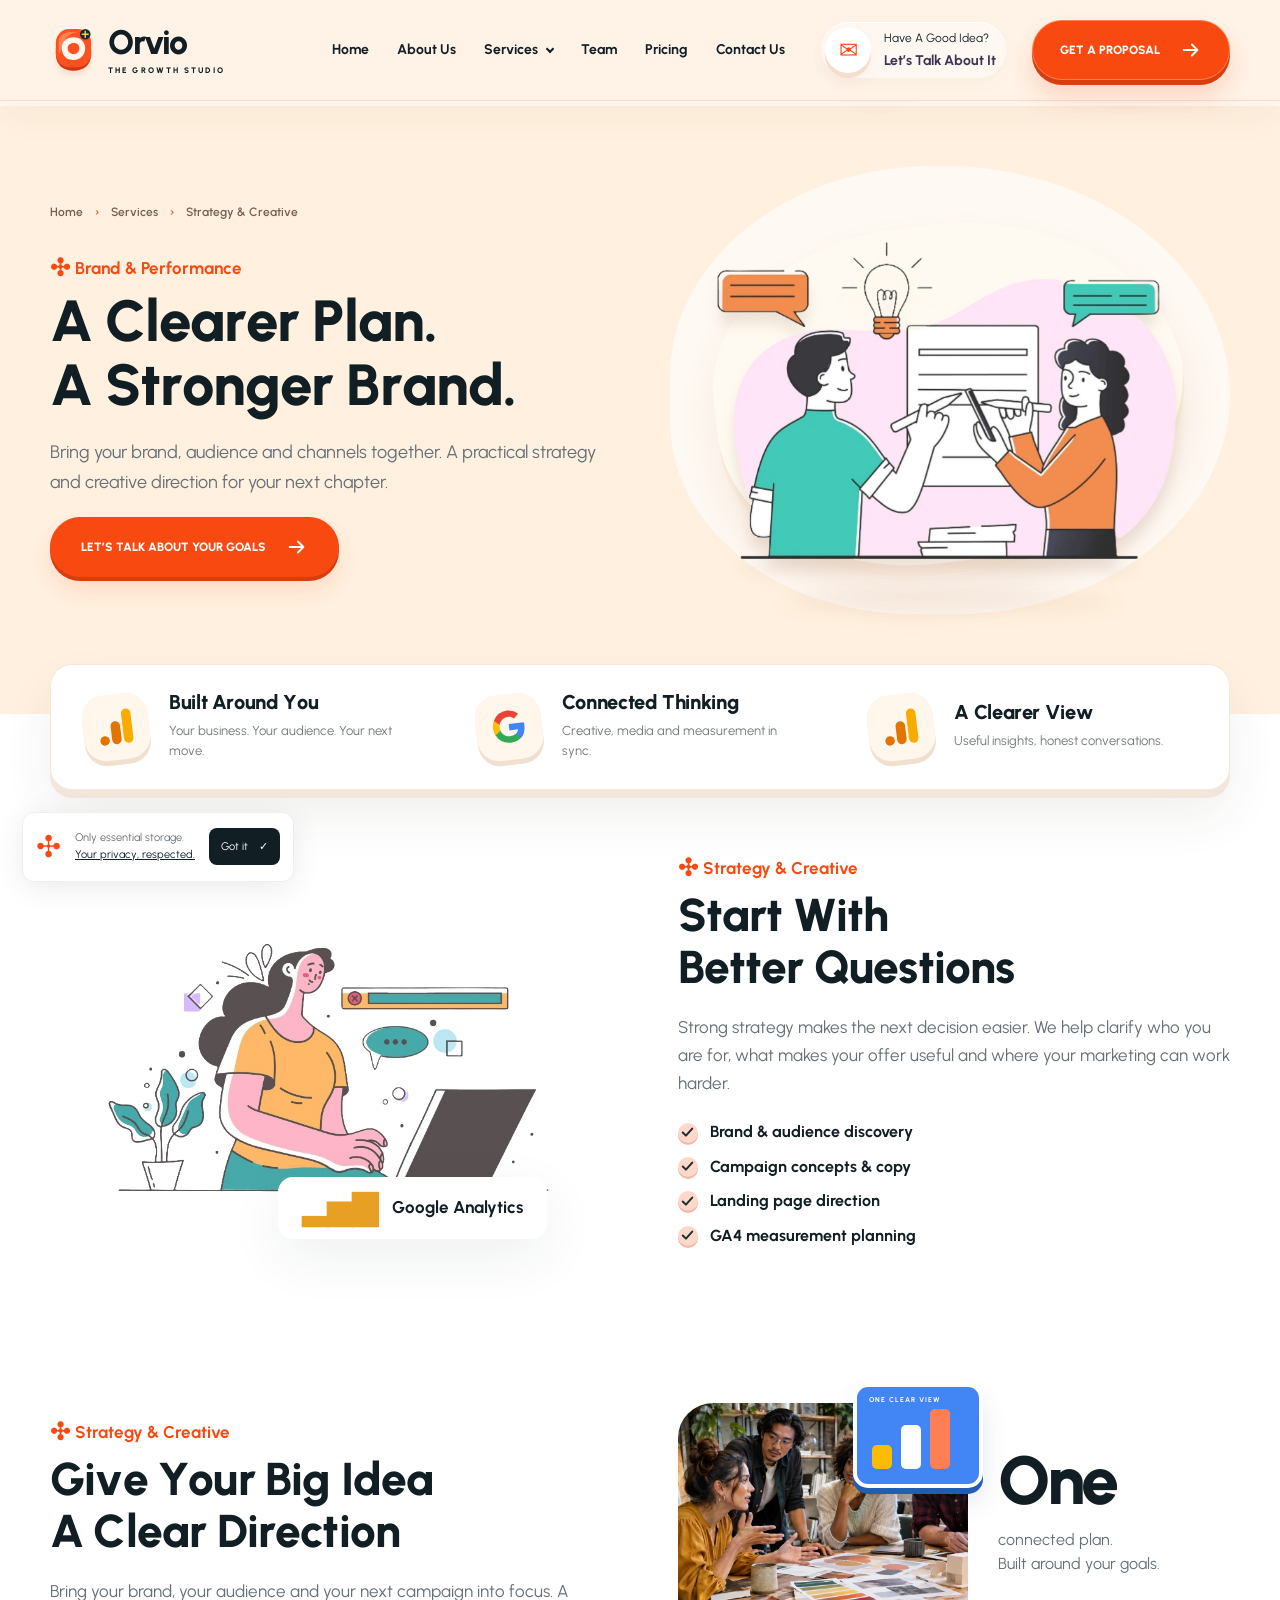
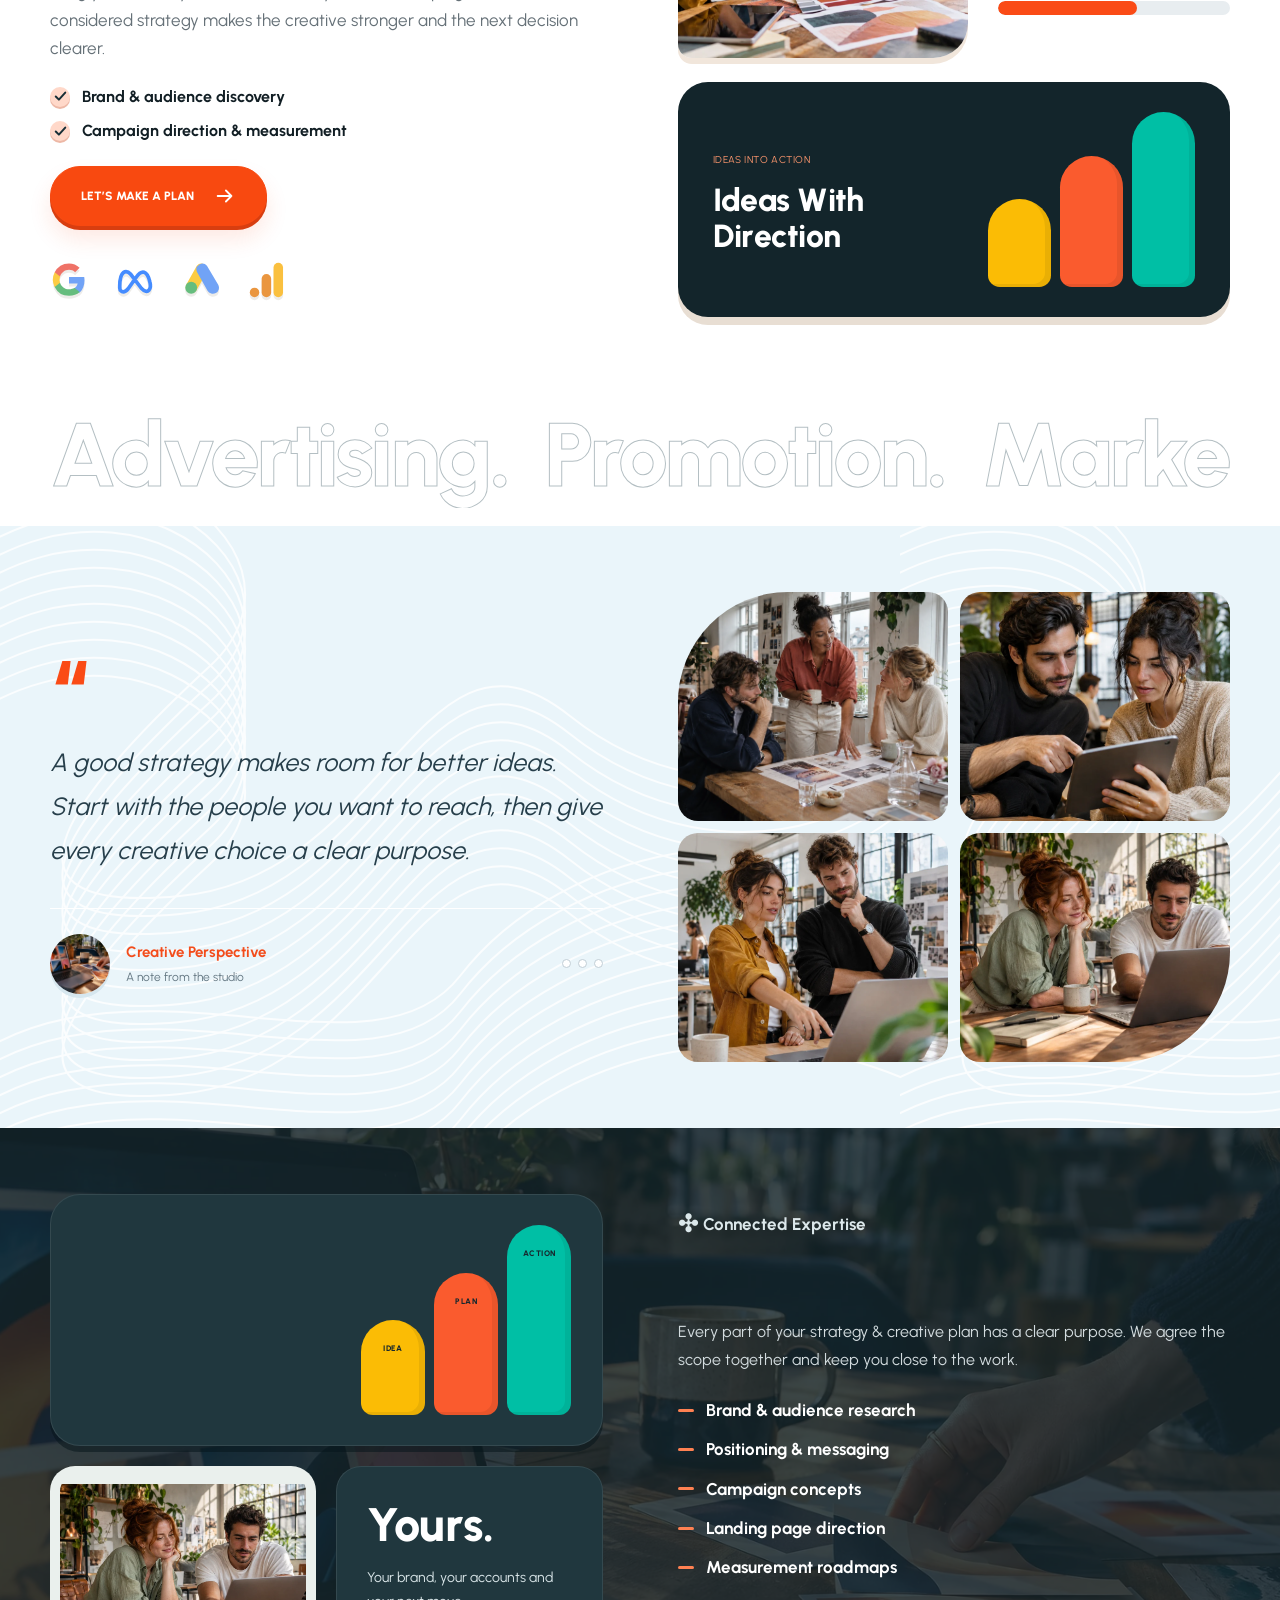
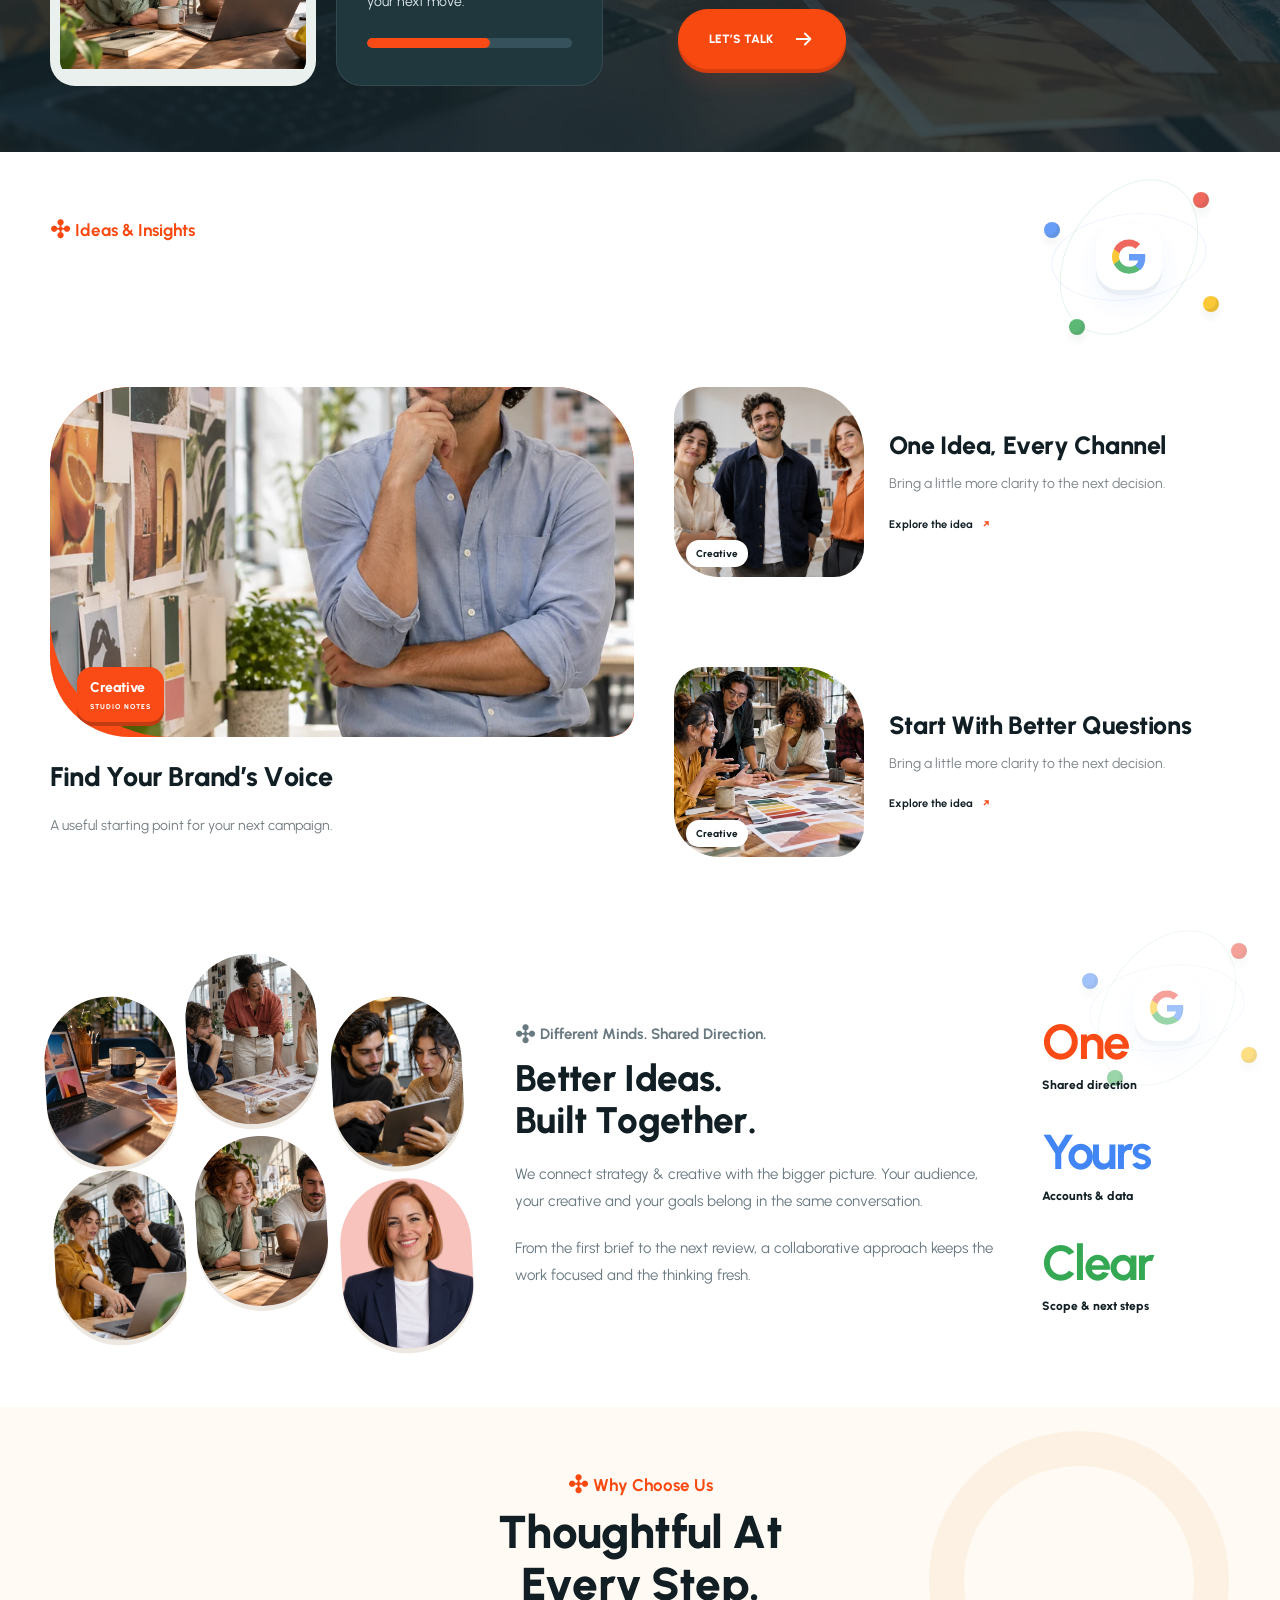
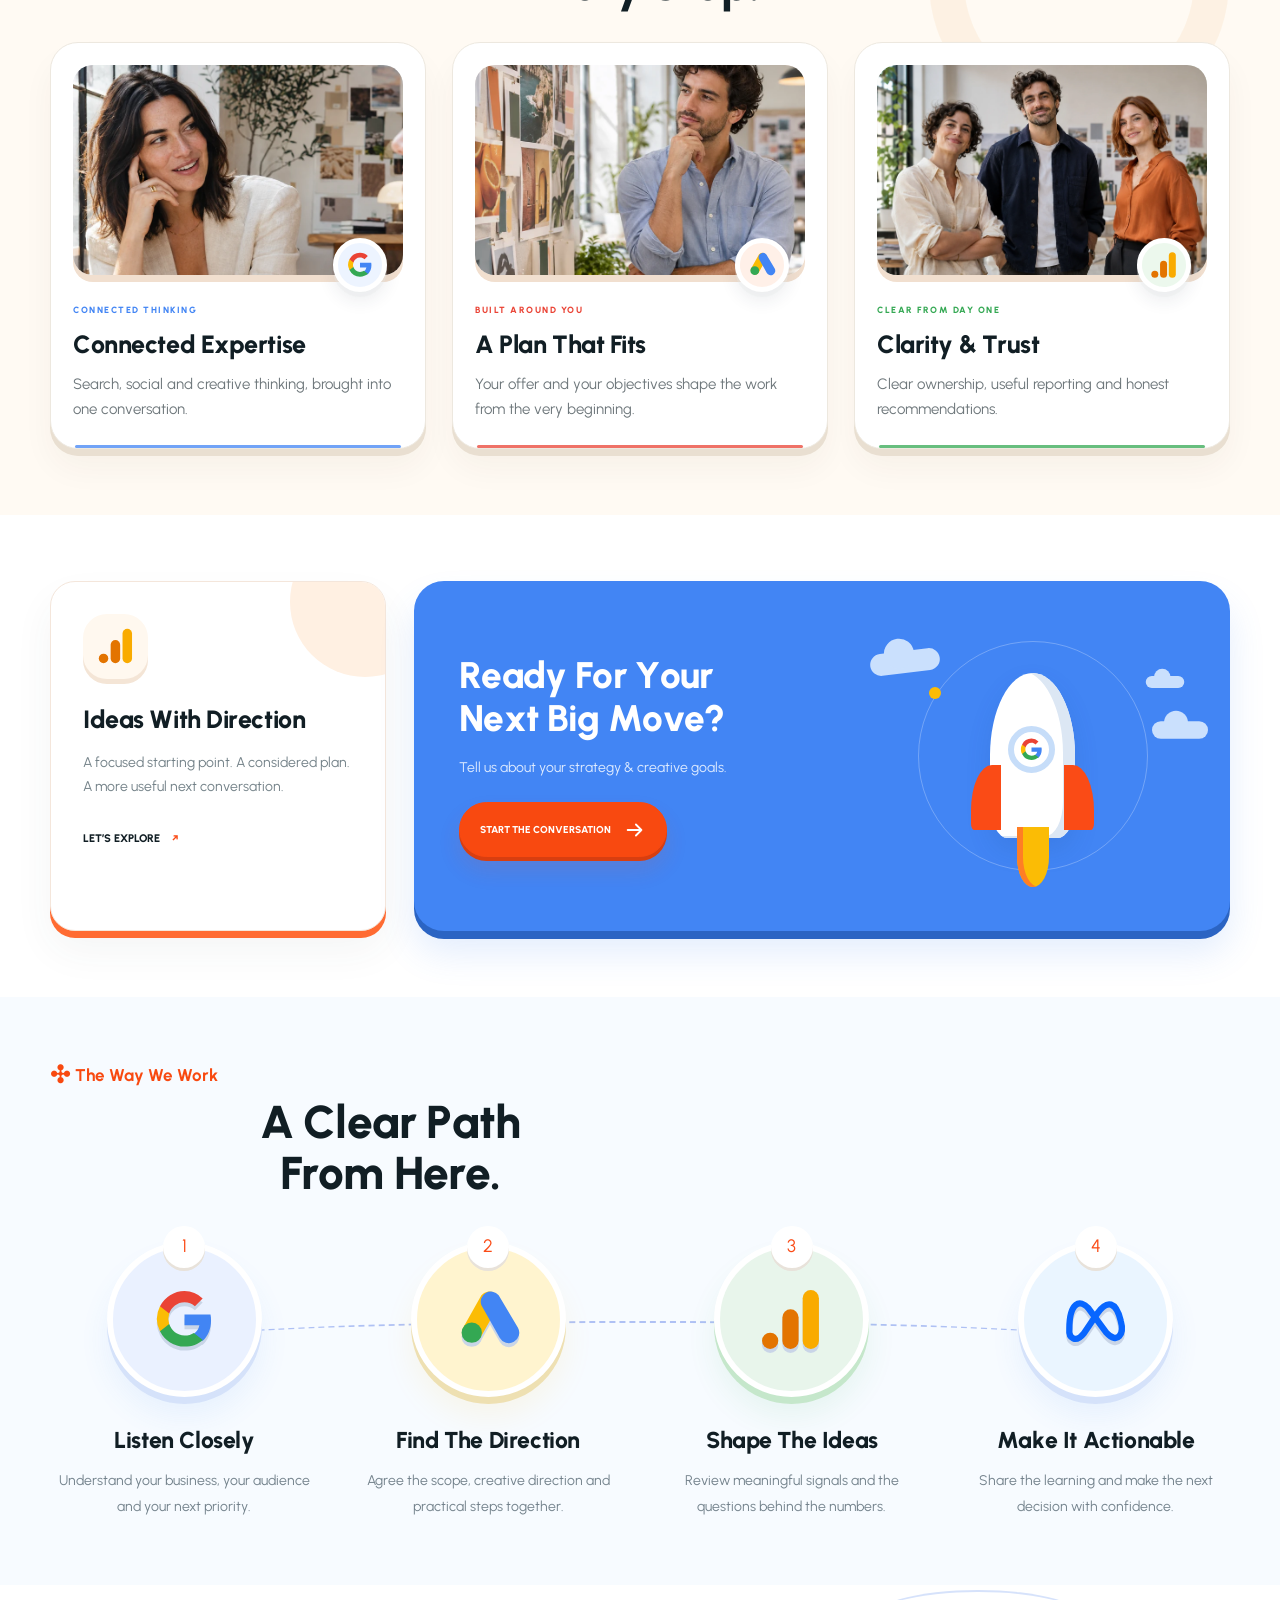
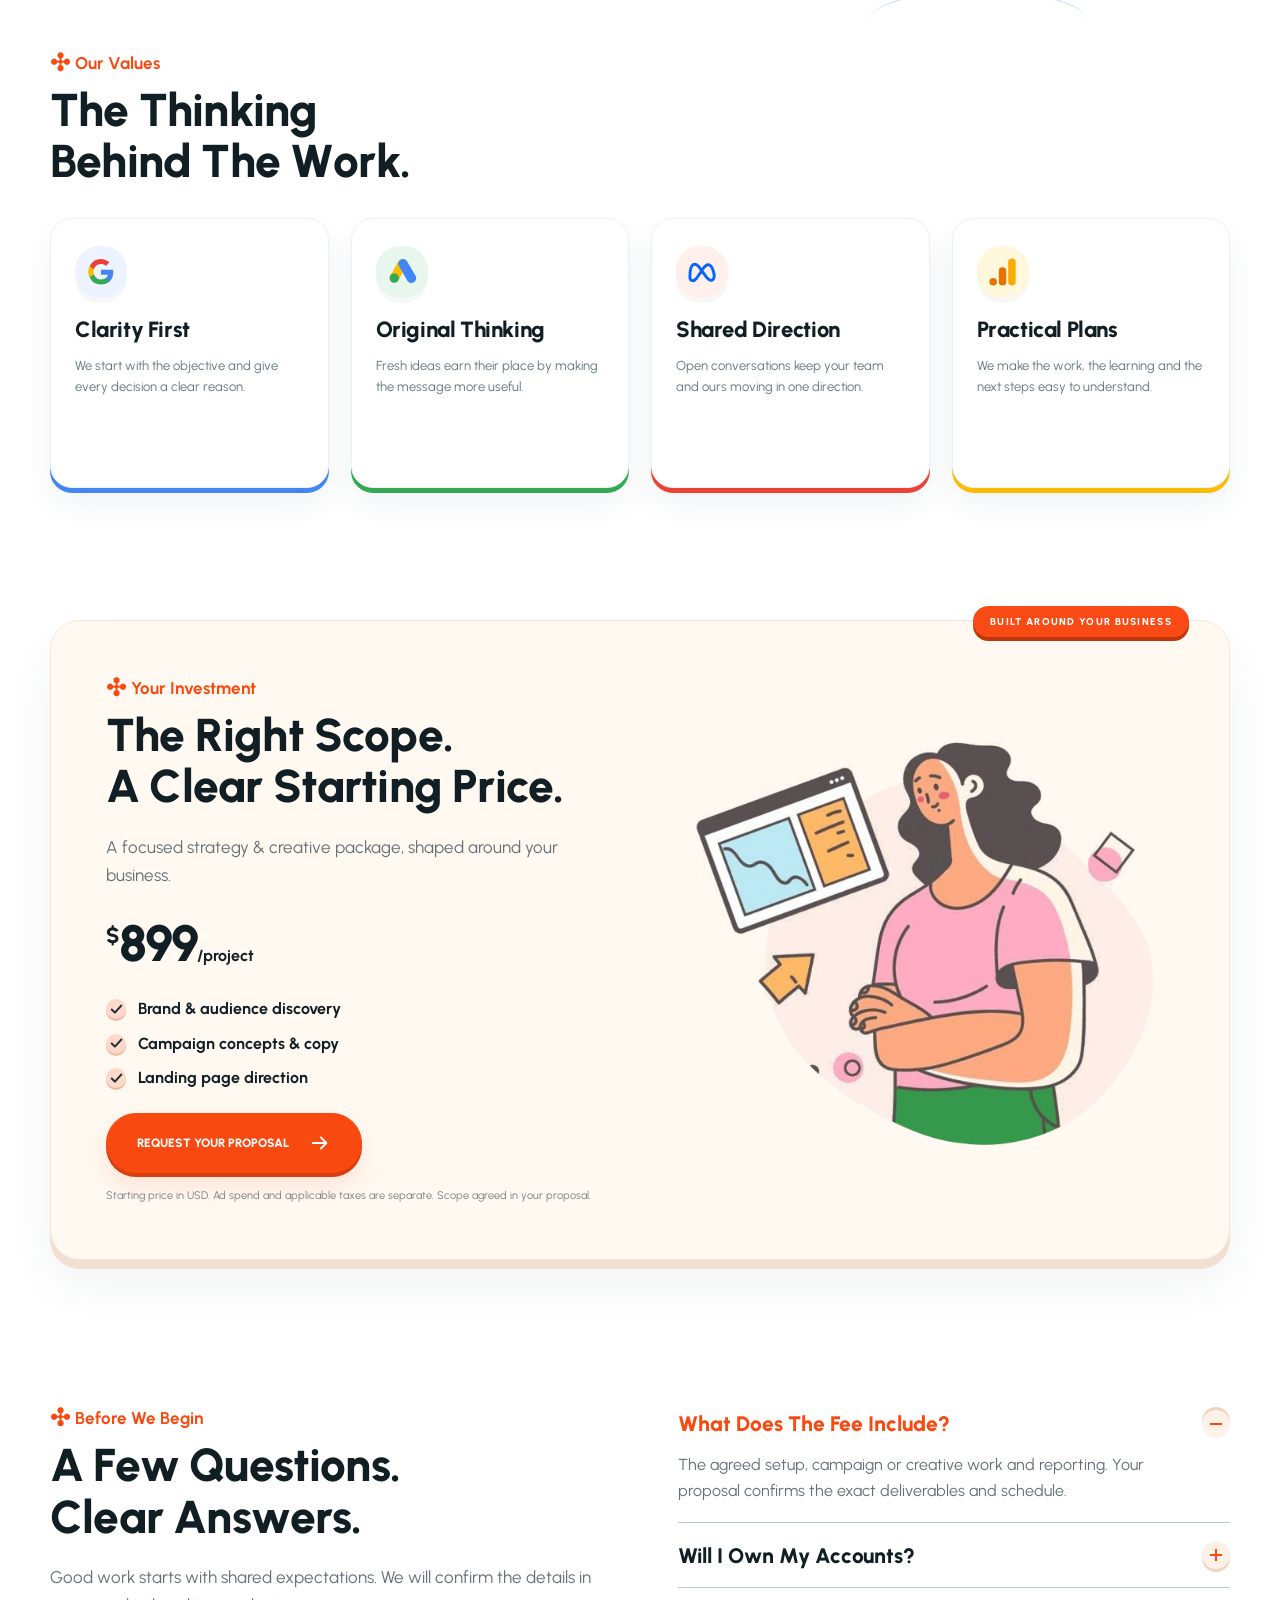
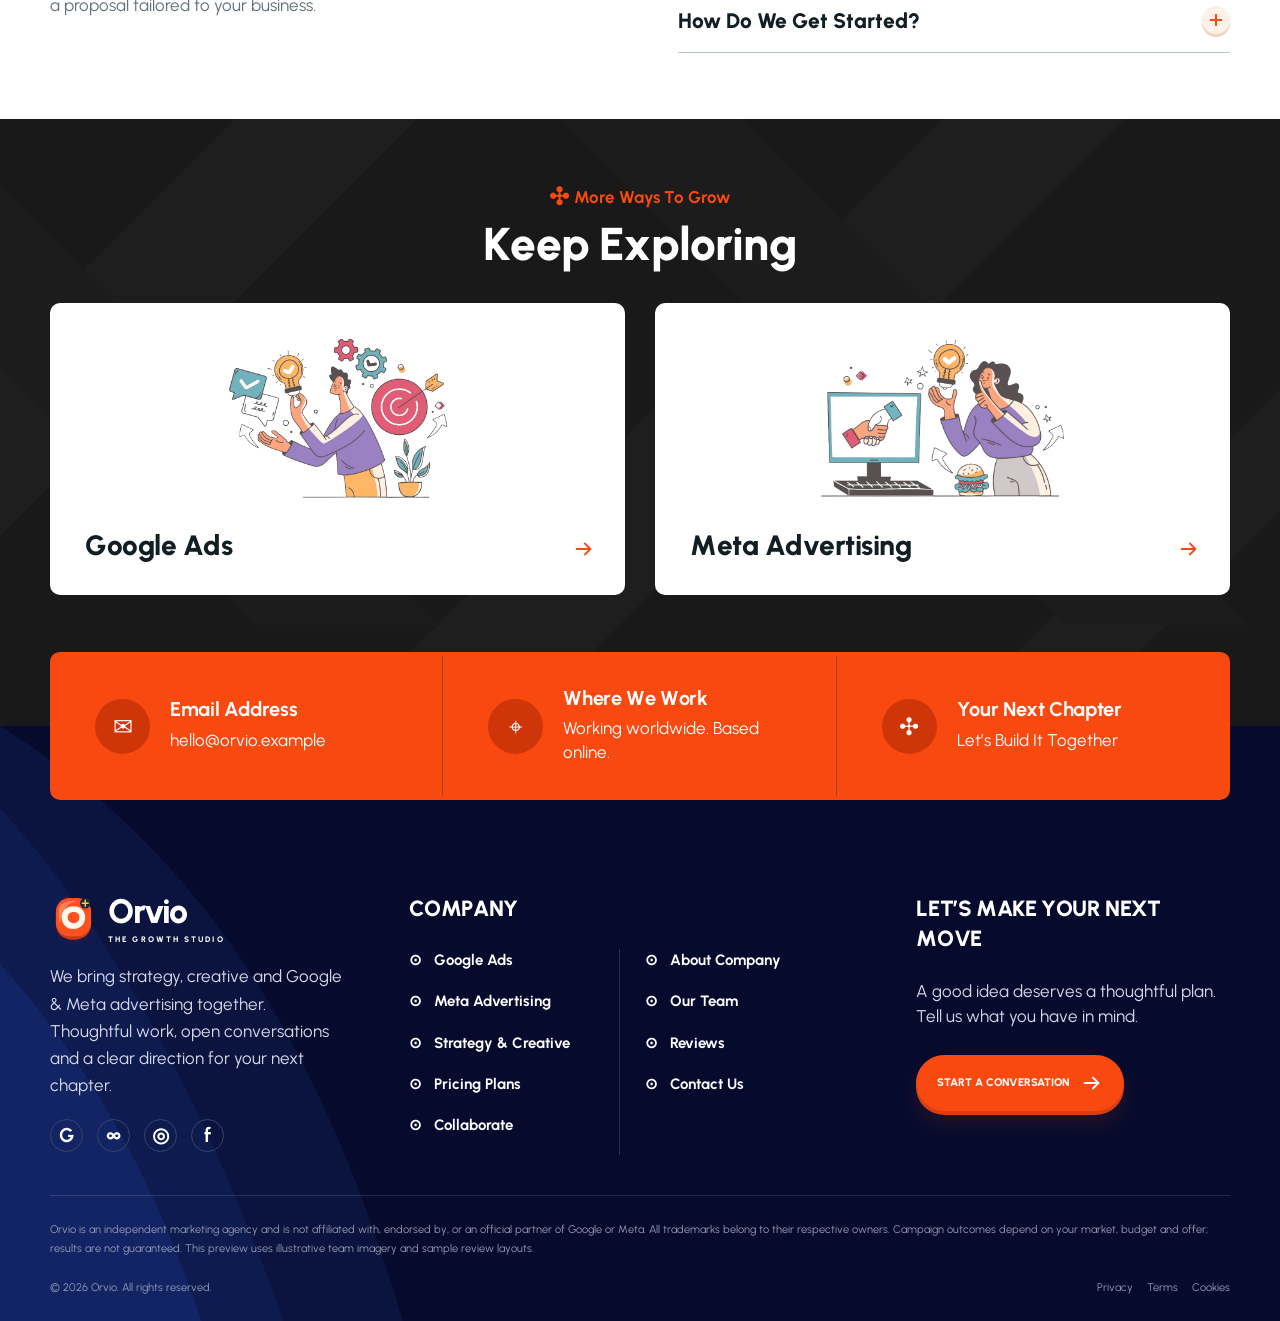
<file: strategy.html>
<!DOCTYPE html>

<html lang="en"><head><meta charset="utf-8"/><meta content="width=device-width, initial-scale=1" name="viewport"/><meta content="Independent Google Ads, Meta advertising and creative strategy. Thoughtful campaigns built around your next move." name="description"/><meta content="#fff0df" name="theme-color"/><title>Strategy &amp; Creative | Orvio</title><link href="assets/logo.svg" rel="icon"/><link href="assets/swiper.css" rel="stylesheet"/><link href="assets/aos.css" rel="stylesheet"/><link href="assets/style.css" rel="stylesheet"/><script src="config/config.js"></script><script defer="" src="assets/swiper.js"></script><script defer="" src="assets/aos.js"></script><script defer="" src="assets/redesign.js"></script><link href="assets/redesign.css" rel="stylesheet"/><link href="assets/enhance.css" rel="stylesheet"/><script defer="" src="assets/enhance.js"></script><link href="assets/polish.css" rel="stylesheet"/><script defer="True" src="assets/polish.js"></script><link href="assets/motion.css" rel="stylesheet"/><link href="assets/refine.css" rel="stylesheet"/><script defer="True" src="assets/refine.js"></script></head><body class="orvio-v3" data-page-title="Strategy &amp; Creative"><a class="skip-link" href="#main">Skip to content</a><header class="site-header"><div class="container header-inner"><a aria-label="Home" class="brand" data-route="home" href="index.html"><img alt="" class="brand-mark" data-logo="" src="assets/logo.svg"/><span data-company="">Orvio</span><small>THE GROWTH STUDIO</small></a><nav aria-label="Main navigation" id="main-nav"><a data-route="home" href="index.html">Home</a><a data-route="about" href="index.html#about">About Us</a><div class="nav-services"><button aria-expanded="false" class="services-toggle">Services <span class="chevron"></span></button><div class="dropdown"><a data-route="googleService" href="google-ads.html">Google Ads</a><a data-route="metaService" href="meta-ads.html">Meta Advertising</a><a data-route="strategyService" href="strategy.html">Strategy &amp; Creative</a></div></div><a data-route="team" href="index.html#team">Team</a><a data-route="pricing" href="index.html#pricing">Pricing</a><a data-route="contact" href="index.html#contact">Contact Us</a></nav><a class="header-mail" data-email="" href="mailto:hello@orvio.example"><span class="mail-icon">✉</span><span>Have A Good Idea?<b>Let’s Talk About It</b></span></a><a class="btn" data-route="contact" href="index.html#contact">GET A PROPOSAL <span aria-hidden="true" class="arrow"><svg aria-hidden="true" fill="none" viewbox="0 0 24 24"><path d="M4 12h15M13 6l6 6-6 6" stroke="currentColor" stroke-linecap="round" stroke-linejoin="round" stroke-width="2"></path></svg></span></a><button aria-controls="main-nav" aria-expanded="false" aria-label="Open menu" class="menu-toggle"><span></span><span></span></button></div></header><main id="main"><section class="ref-service-hero"><div aria-hidden="true" class="brand-rain"><span class="brand-bubble bubble-0" style="--delay:0.0s;--duration:17s;--left:5%;--size:30px"><img alt="Google" class="brand-icon" src="assets/google.svg"/></span><span class="brand-bubble bubble-1" style="--delay:-2.7s;--duration:19s;--left:18%;--size:43px"><img alt="Ads" class="brand-icon" src="assets/ads.svg"/></span><span class="brand-bubble bubble-2" style="--delay:-5.4s;--duration:21s;--left:31%;--size:56px"><img alt="Google" class="brand-icon" src="assets/google.svg"/></span><span class="brand-bubble bubble-3" style="--delay:-8.100000000000001s;--duration:23s;--left:44%;--size:30px"><img alt="Google" class="brand-icon" src="assets/google.svg"/></span><span class="brand-bubble bubble-4" style="--delay:-10.8s;--duration:17s;--left:57%;--size:43px"><img alt="Ads" class="brand-icon" src="assets/ads.svg"/></span><span class="brand-bubble bubble-5" style="--delay:-13.5s;--duration:19s;--left:70%;--size:56px"><img alt="Google" class="brand-icon" src="assets/google.svg"/></span><span class="brand-bubble bubble-6" style="--delay:-16.200000000000003s;--duration:21s;--left:83%;--size:30px"><img alt="Google" class="brand-icon" src="assets/google.svg"/></span></div><div class="container ref-split"><div data-aos="fade-up"><a class="ref-back" href="index.html#services">Home <span>›</span> Services <span>›</span> Strategy &amp; Creative</a><p class="ref-kicker"><span>✣</span> Brand &amp; Performance</p><h1>A Clearer Plan. <br/>A Stronger Brand.</h1><p>Bring your brand, audience and channels together. A practical strategy and creative direction for your next chapter.</p><a class="btn" data-route="contact" href="index.html#contact">LET’S TALK ABOUT YOUR GOALS<span aria-hidden="true" class="arrow"><svg aria-hidden="true" fill="none" viewbox="0 0 24 24"><path d="M4 12h15M13 6l6 6-6 6" stroke="currentColor" stroke-linecap="round" stroke-linejoin="round" stroke-width="2"></path></svg></span></a></div><div class="ref-service-hero-art" data-aos="fade-left"><div aria-label="Campaign illustrations" class="hero-art-deck"><img alt="Strategy &amp; Creative illustration" class="hero-art-slide is-active" decoding="async" src="assets/illustration-service3.webp"/><img alt="" aria-hidden="true" class="hero-art-slide" decoding="async" src="assets/illustration-hero.webp"/><img alt="" aria-hidden="true" class="hero-art-slide" decoding="async" src="assets/illustration-about.webp"/></div></div></div></section><section class="ref-intro service-intro"><div class="container"><div class="overlap-grid"><article class="overlap-card"><span class="overlap-icon"><img alt="Analytics" class="brand-icon" src="assets/analytics.svg"/></span><div><h3>Built Around You</h3><p>Your business. Your audience. Your next move.</p></div></article><article class="overlap-card"><span class="overlap-icon"><img alt="Google" class="brand-icon" src="assets/google.svg"/></span><div><h3>Connected Thinking</h3><p>Creative, media and measurement in sync.</p></div></article><article class="overlap-card"><span class="overlap-icon"><img alt="Analytics" class="brand-icon" src="assets/analytics.svg"/></span><div><h3>A Clearer View</h3><p>Useful insights, honest conversations.</p></div></article></div></div></section><section class="ref-section"><div class="container ref-split"><div class="service-detail-art" data-aos="fade-right"><img alt="Brand &amp; Performance illustration" class="" loading="lazy" src="assets/illustration-intro3.webp"/><div class="detail-platform"><span class="platform-symbol analytics">▂▅▇</span><span>Google Analytics</span></div></div><div><div class="ref-heading" data-aos="fade-up"><p class="ref-kicker"><span>✣</span> Strategy &amp; Creative</p><h2>Start With <br/>Better Questions</h2></div><p>Strong strategy makes the next decision easier. We help clarify who you are for, what makes your offer useful and where your marketing can work harder.</p><ul class="checks"><li>Brand &amp; audience discovery</li><li>Campaign concepts &amp; copy</li><li>Landing page direction</li><li>GA4 measurement planning</li></ul></div></div></section><section class="ref-section service-tools"><div class="container ref-split"><div><div class="ref-heading" data-aos="fade-up"><p class="ref-kicker"><span>✣</span> Strategy &amp; Creative</p><h2>Give Your Big Idea <br/>A Clear Direction</h2></div><p>Bring your brand, your audience and your next campaign into focus. A considered strategy makes the creative stronger and the next decision clearer.</p><ul class="checks"><li>Brand &amp; audience discovery</li><li>Campaign direction &amp; measurement</li></ul><a class="btn" href="index.html#contact">LET’S MAKE A PLAN<span aria-hidden="true" class="arrow"><svg aria-hidden="true" fill="none" viewbox="0 0 24 24"><path d="M4 12h15M13 6l6 6-6 6" stroke="currentColor" stroke-linecap="round" stroke-linejoin="round" stroke-width="2"></path></svg></span></a><div class="tools-platforms"><img alt="Google" class="brand-icon" src="assets/google.svg"/><img alt="Meta" class="brand-icon" src="assets/meta.svg"/><img alt="Ads" class="brand-icon" src="assets/ads.svg"/><img alt="Analytics" class="brand-icon" src="assets/analytics.svg"/></div></div><div class="tools-composition"><div class="tools-top"><div class="tools-photo"><img alt="Campaign planning in our creative studio" class="" loading="lazy" src="assets/journal-three.webp"/><span class="floating-dashboard"><i></i><i></i><i></i><b>ONE CLEAR VIEW</b></span></div><div class="tools-focus"><strong>One</strong><p>connected plan.<br/>Built around your goals.</p><div class="signal-track"><i></i></div></div></div><div class="growth-card"><div><span>IDEAS INTO ACTION</span><h3>Ideas With Direction</h3></div><div class="growth-bars"><i></i><i></i><i></i></div></div></div></div></section><section class="outline-ribbon"><div class="container"><div class="outline-track"> <span>Advertising.</span><span>Promotion.</span><span>Marketing.</span> <span>Advertising.</span><span>Promotion.</span><span>Marketing.</span> <span>Advertising.</span><span>Promotion.</span><span>Marketing.</span> <span>Advertising.</span><span>Promotion.</span><span>Marketing.</span></div></div></section><section class="ref-section service-perspective topography"><div class="container ref-split"><div class="perspective-copy"><span class="big-quote">“</span><blockquote>A good strategy makes room for better ideas. Start with the people you want to reach, then give every creative choice a clear purpose.</blockquote><div class="perspective-by"><img alt="Illustrative strategist" class="" loading="lazy" src="assets/banner.webp"/><div><b>Creative Perspective</b><span>A note from the studio</span></div><div class="perspective-dots"><i></i><i></i><i></i></div></div></div><div class="perspective-mosaic"><img alt="Creative collaboration" class="" loading="lazy" src="assets/studio.webp"/><img alt="Creative collaboration" class="" loading="lazy" src="assets/gallery3.webp"/><img alt="Creative collaboration" class="" loading="lazy" src="assets/gallery4.webp"/><img alt="Creative collaboration" class="" loading="lazy" src="assets/approach-c.webp"/></div></div></section><section class="ref-section service-capabilities"><div class="capabilities-back"><img alt="Marketing studio" class="" loading="lazy" src="assets/banner.webp"/></div><div class="container ref-split"><div class="capability-composition"><div class="capability-chart"><h3>Good Thinking. <br/>Clearer Direction.</h3><div class="growth-bars"><i><span>IDEA</span></i><i><span>PLAN</span></i><i><span>ACTION</span></i></div></div><div class="capability-bottom"><img alt="Creative process" class="" loading="lazy" src="assets/approach-c.webp"/><div><strong>Yours.</strong><p>Your brand, your accounts and your next move.</p><div class="signal-track"><i></i></div></div></div></div><div><div class="ref-heading" data-aos="fade-up"><p class="ref-kicker"><span>✣</span> Connected Expertise</p><h2>Our Capabilities</h2></div><p>Every part of your strategy &amp; creative plan has a clear purpose. We agree the scope together and keep you close to the work.</p><ul class="capability-list"><li>Brand &amp; audience research</li><li>Positioning &amp; messaging</li><li>Campaign concepts</li><li>Landing page direction</li><li>Measurement roadmaps</li></ul><a class="btn" href="index.html#contact">LET’S TALK<span aria-hidden="true" class="arrow"><svg aria-hidden="true" fill="none" viewbox="0 0 24 24"><path d="M4 12h15M13 6l6 6-6 6" stroke="currentColor" stroke-linecap="round" stroke-linejoin="round" stroke-width="2"></path></svg></span></a></div></div></section><section class="ref-section service-journal"><div aria-hidden="true" class="google-constellation"><span class="orbit-ring"></span><span class="orbit-ring second"></span><i class="orbit-google"><img alt="" src="assets/google.svg"/></i><i class="orbit-dot blue"></i><i class="orbit-dot red"></i><i class="orbit-dot yellow"></i><i class="orbit-dot green"></i></div><div class="container"><div class="ref-heading" data-aos="fade-up"><p class="ref-kicker"><span>✣</span> Ideas &amp; Insights</p><h2>Fresh Thinking. <br/>New Possibilities.</h2></div><div class="journal-editorial"><a class="journal-feature" href="index.html#contact"><div><img alt="Creative team sharing campaign ideas" class="" loading="lazy" src="assets/choose-b.webp"/><span>Creative<small>STUDIO NOTES</small></span></div><h3>Find Your Brand’s Voice</h3><p>A useful starting point for your next campaign.</p></a><div class="journal-side"><a href="index.html#contact"><div><img alt="One Idea, Every Channel" class="" loading="lazy" src="assets/team.webp"/><span>Creative</span></div><section><h3>One Idea, Every Channel</h3><p>Bring a little more clarity to the next decision.</p><b>Explore the idea <span>↗</span></b></section></a><a href="index.html#contact"><div><img alt="Start With Better Questions" class="" loading="lazy" src="assets/journal-three.webp"/><span>Creative</span></div><section><h3>Start With Better Questions</h3><p>Bring a little more clarity to the next decision.</p><b>Explore the idea <span>↗</span></b></section></a></div></div></div></section><section class="ref-section service-people"><div aria-hidden="true" class="google-constellation"><span class="orbit-ring"></span><span class="orbit-ring second"></span><i class="orbit-google"><img alt="" src="assets/google.svg"/></i><i class="orbit-dot blue"></i><i class="orbit-dot red"></i><i class="orbit-dot yellow"></i><i class="orbit-dot green"></i></div><div class="container people-layout"><div class="people-capsules"><div><img alt="Illustrative creative specialist" class="" loading="lazy" src="assets/banner.webp"/></div><div><img alt="Illustrative creative specialist" class="" loading="lazy" src="assets/studio.webp"/></div><div><img alt="Illustrative creative specialist" class="" loading="lazy" src="assets/gallery3.webp"/></div><div><img alt="Illustrative creative specialist" class="" loading="lazy" src="assets/gallery4.webp"/></div><div><img alt="Illustrative creative specialist" class="" loading="lazy" src="assets/approach-c.webp"/></div><div><img alt="Illustrative creative specialist" class="" loading="lazy" src="assets/person-c.webp"/></div></div><div><div class="ref-heading" data-aos="fade-up"><p class="ref-kicker"><span>✣</span> Different Minds. Shared Direction.</p><h2>Better Ideas. <br/>Built Together.</h2></div><p>We connect strategy &amp; creative with the bigger picture. Your audience, your creative and your goals belong in the same conversation.</p><p>From the first brief to the next review, a collaborative approach keeps the work focused and the thinking fresh.</p></div><div class="people-principles"><div><strong>One</strong><span>Shared direction</span></div><div><strong>Yours</strong><span>Accounts &amp; data</span></div><div><strong>Clear</strong><span>Scope &amp; next steps</span></div></div></div></section><section class="ref-section service-advantages" id="why-choose-us"><div class="container"><div class="ref-heading" data-aos="fade-up"><p class="ref-kicker"><span>✣</span> Why Choose Us</p><h2>Thoughtful At <br/>Every Step.</h2></div><div class="advantage-path"><article style="--card-accent:#4285f4;--card-soft:#edf4ff"><div class="round-photo"><img alt="Connected Expertise" class="" loading="lazy" src="assets/choose-a.webp"/><i><img alt="Google" class="brand-icon" src="assets/google.svg"/></i></div><span class="advantage-label">CONNECTED THINKING</span><h3>Connected Expertise</h3><p>Search, social and creative thinking, brought into one conversation.</p></article><article style="--card-accent:#ea4335;--card-soft:#fff0e8"><div class="round-photo"><img alt="A Plan That Fits" class="" loading="lazy" src="assets/choose-b.webp"/><i><img alt="Ads" class="brand-icon" src="assets/ads.svg"/></i></div><span class="advantage-label">BUILT AROUND YOU</span><h3>A Plan That Fits</h3><p>Your offer and your objectives shape the work from the very beginning.</p></article><article style="--card-accent:#34a853;--card-soft:#ecf8ed"><div class="round-photo"><img alt="Clarity &amp; Trust" class="" loading="lazy" src="assets/team.webp"/><i><img alt="Analytics" class="brand-icon" src="assets/analytics.svg"/></i></div><span class="advantage-label">CLEAR FROM DAY ONE</span><h3>Clarity &amp; Trust</h3><p>Clear ownership, useful reporting and honest recommendations.</p></article></div></div></section><section class="ref-section service-launch"><div class="container launch-layout"><article class="launch-note"><span><img alt="Analytics" class="brand-icon" src="assets/analytics.svg"/></span><h3>Ideas With Direction</h3><p>A focused starting point. A considered plan. A more useful next conversation.</p><a href="index.html#contact">LET’S EXPLORE <b>↗</b></a></article><div class="launch-banner"><div><h2>Ready For Your <br/>Next Big Move?</h2><p>Tell us about your strategy &amp; creative goals.</p><a class="btn" href="index.html#contact">START THE CONVERSATION<span aria-hidden="true" class="arrow"><svg aria-hidden="true" fill="none" viewbox="0 0 24 24"><path d="M4 12h15M13 6l6 6-6 6" stroke="currentColor" stroke-linecap="round" stroke-linejoin="round" stroke-width="2"></path></svg></span></a></div><div class="rocket-scene"><span class="cloud one"></span><span class="cloud two"></span><span class="cloud three"></span><div class="rocket"><i class="rocket-window"><img alt="Google" class="brand-icon" src="assets/google.svg"/></i><span class="rocket-flame"></span></div><span class="rocket-orbit"></span></div></div></div></section><section class="ref-section service-process"><div class="container"><div class="ref-heading" data-aos="fade-up"><p class="ref-kicker"><span>✣</span> The Way We Work</p><h2>A Clear Path <br/>From Here.</h2></div><div class="process-path"><article style="--step:0"><div class="process-orb"><img alt="Google" class="brand-icon" src="assets/google.svg"/><span>1</span></div><h3>Listen Closely</h3><p>Understand your business, your audience and your next priority.</p></article><article style="--step:1"><div class="process-orb"><img alt="Ads" class="brand-icon" src="assets/ads.svg"/><span>2</span></div><h3>Find The Direction</h3><p>Agree the scope, creative direction and practical steps together.</p></article><article style="--step:2"><div class="process-orb"><img alt="Analytics" class="brand-icon" src="assets/analytics.svg"/><span>3</span></div><h3>Shape The Ideas</h3><p>Review meaningful signals and the questions behind the numbers.</p></article><article style="--step:3"><div class="process-orb"><img alt="Meta" class="brand-icon" src="assets/meta.svg"/><span>4</span></div><h3>Make It Actionable</h3><p>Share the learning and make the next decision with confidence.</p></article></div></div></section><section class="ref-section service-values"><div class="container"><div class="ref-heading" data-aos="fade-up"><p class="ref-kicker"><span>✣</span> Our Values</p><h2>The Thinking <br/>Behind The Work.</h2></div><div class="values-grid"><article aria-label="Explore Clarity First" aria-pressed="false" class="value-flip" role="button" style="--accent:#4285f4;--soft:#edf3ff" tabindex="0"><div class="value-inner"><div class="value-front"><span class="value-icon"><img alt="Google" class="brand-icon" src="assets/google.svg"/></span><h3>Clarity First</h3><p>We start with the objective and give every decision a clear reason.</p><span class="value-corner"></span></div><div aria-hidden="true" class="value-back" style="background-image:url(assets/studio.webp)"><strong>Clarity First</strong><p>We start with the objective and give every decision a clear reason.</p></div></div></article><article aria-label="Explore Original Thinking" aria-pressed="false" class="value-flip" role="button" style="--accent:#34a853;--soft:#e8f7ed" tabindex="0"><div class="value-inner"><div class="value-front"><span class="value-icon"><img alt="Ads" class="brand-icon" src="assets/ads.svg"/></span><h3>Original Thinking</h3><p>Fresh ideas earn their place by making the message more useful.</p><span class="value-corner"></span></div><div aria-hidden="true" class="value-back" style="background-image:url(assets/gallery3.webp)"><strong>Original Thinking</strong><p>Fresh ideas earn their place by making the message more useful.</p></div></div></article><article aria-label="Explore Shared Direction" aria-pressed="false" class="value-flip" role="button" style="--accent:#ea4335;--soft:#fff0eb" tabindex="0"><div class="value-inner"><div class="value-front"><span class="value-icon"><img alt="Meta" class="brand-icon" src="assets/meta.svg"/></span><h3>Shared Direction</h3><p>Open conversations keep your team and ours moving in one direction.</p><span class="value-corner"></span></div><div aria-hidden="true" class="value-back" style="background-image:url(assets/gallery4.webp)"><strong>Shared Direction</strong><p>Open conversations keep your team and ours moving in one direction.</p></div></div></article><article aria-label="Explore Practical Plans" aria-pressed="false" class="value-flip" role="button" style="--accent:#fbbc05;--soft:#fff8dc" tabindex="0"><div class="value-inner"><div class="value-front"><span class="value-icon"><img alt="Analytics" class="brand-icon" src="assets/analytics.svg"/></span><h3>Practical Plans</h3><p>We make the work, the learning and the next steps easy to understand.</p><span class="value-corner"></span></div><div aria-hidden="true" class="value-back" style="background-image:url(assets/approach-c.webp)"><strong>Practical Plans</strong><p>We make the work, the learning and the next steps easy to understand.</p></div></div></article></div></div></section><section class="ref-section"><div class="container ref-service-price"><span class="price-ribbon">BUILT AROUND YOUR BUSINESS</span><div><div class="ref-heading" data-aos="fade-up"><p class="ref-kicker"><span>✣</span> Your Investment</p><h2>The Right Scope. <br/>A Clear Starting Price.</h2></div><p>A focused strategy &amp; creative package, shaped around your business.</p><div class="price"><sup>$</sup>899<em>/project</em></div><ul class="checks"><li>Brand &amp; audience discovery</li><li>Campaign concepts &amp; copy</li><li>Landing page direction</li></ul><a class="btn" data-route="contact" href="index.html#contact">REQUEST YOUR PROPOSAL<span aria-hidden="true" class="arrow"><svg aria-hidden="true" fill="none" viewbox="0 0 24 24"><path d="M4 12h15M13 6l6 6-6 6" stroke="currentColor" stroke-linecap="round" stroke-linejoin="round" stroke-width="2"></path></svg></span></a><p class="price-smallprint">Starting price in USD. Ad spend and applicable taxes are separate. Scope agreed in your proposal.</p></div><div><img alt="Marketing growth planning" class="" loading="lazy" src="assets/illustration-price.webp"/></div></div></section><section class="ref-section ref-service-faq"><div class="container ref-split"><div><div class="ref-heading" data-aos="fade-up"><p class="ref-kicker"><span>✣</span> Before We Begin</p><h2>A Few Questions. <br/>Clear Answers.</h2></div><p>Good work starts with shared expectations. We will confirm the details in a proposal tailored to your business.</p></div><div><div class="accordion"><details open=""><summary>What Does The Fee Include?<span class="plus"></span></summary><div><p>The agreed setup, campaign or creative work and reporting. Your proposal confirms the exact deliverables and schedule.</p></div></details><details><summary>Will I Own My Accounts?<span class="plus"></span></summary><div><p>Yes. Your business retains account ownership and grants only the access needed for our work.</p></div></details><details><summary>How Do We Get Started?<span class="plus"></span></summary><div><p>Use the main contact form to tell us about your goals. We will respond with next steps and a tailored proposal.</p></div></details></div></div></div></section><section class="ref-section ref-projects"><div class="container"><div class="ref-heading centered" data-aos="fade-up"><p class="ref-kicker"><span>✣</span> More Ways To Grow</p><h2>Keep Exploring</h2></div><div class="ref-explore"><a data-route="googleService" href="google-ads.html"><div><img alt="Google Ads" class="" loading="lazy" src="assets/illustration-service1.webp"/></div><h3>Google Ads</h3><span aria-hidden="true" class="arrow"><svg aria-hidden="true" fill="none" viewbox="0 0 24 24"><path d="M4 12h15M13 6l6 6-6 6" stroke="currentColor" stroke-linecap="round" stroke-linejoin="round" stroke-width="2"></path></svg></span></a><a data-route="metaService" href="meta-ads.html"><div><img alt="Meta Advertising" class="" loading="lazy" src="assets/illustration-service2.webp"/></div><h3>Meta Advertising</h3><span aria-hidden="true" class="arrow"><svg aria-hidden="true" fill="none" viewbox="0 0 24 24"><path d="M4 12h15M13 6l6 6-6 6" stroke="currentColor" stroke-linecap="round" stroke-linejoin="round" stroke-width="2"></path></svg></span></a></div></div></section></main><footer class="ref-footer"><div class="container"><div class="footer-contact-strip"><div><span class="strip-icon">✉</span><div><h3>Email Address</h3><a data-email=""></a></div></div><div><span class="strip-icon">⌖</span><div><h3>Where We Work</h3><p data-config="address"></p></div></div><div><span class="strip-icon">✣</span><div><h3>Your Next Chapter</h3><a data-route="contact" href="index.html#contact">Let’s Build It Together</a></div></div></div><div class="ref-footer-grid"><div><a aria-label="Home" class="brand" data-route="home" href="index.html"><img alt="" class="brand-mark" data-logo="" src="assets/logo.svg"/><span data-company="">Orvio</span><small>THE GROWTH STUDIO</small></a><p data-config="footer"></p><div class="footer-platforms"><span>G</span><span>∞</span><span>◎</span><span>f</span></div></div><div><h3>COMPANY</h3><div class="footer-nav-columns"><div><a data-route="googleService" href="google-ads.html">⊙   Google Ads</a><a data-route="metaService" href="meta-ads.html">⊙   Meta Advertising</a><a data-route="strategyService" href="strategy.html">⊙   Strategy &amp; Creative</a><a data-route="pricing" href="index.html#pricing">⊙   Pricing Plans</a><a data-route="contact" href="index.html#contact">⊙   Collaborate</a></div><div><a data-route="about" href="index.html#about">⊙   About Company</a><a data-route="team" href="index.html#team">⊙   Our Team</a><a data-route="reviews" href="index.html#reviews">⊙   Reviews</a><a data-route="contact" href="index.html#contact">⊙   Contact Us</a></div></div></div><div><h3>LET’S MAKE YOUR NEXT MOVE</h3><p>A good idea deserves a thoughtful plan. Tell us what you have in mind.</p><a class="btn" data-route="contact" href="index.html#contact">START A CONVERSATION<span aria-hidden="true" class="arrow"><svg aria-hidden="true" fill="none" viewbox="0 0 24 24"><path d="M4 12h15M13 6l6 6-6 6" stroke="currentColor" stroke-linecap="round" stroke-linejoin="round" stroke-width="2"></path></svg></span></a></div></div><p class="disclaimer" data-config="disclaimer"></p><div class="ref-footer-bottom"><span>© <span data-year=""></span> <span data-company="">Orvio</span>. All rights reserved.</span><div><a data-route="privacy" href="privacy.html">Privacy</a><a data-route="terms" href="terms.html">Terms</a><a data-route="cookies" href="cookies.html">Cookies</a></div></div></div></footer><aside aria-label="Privacy notice" class="cookie-card" hidden=""><span class="cookie-icon">✣</span><p>Only essential storage.<br/><a data-route="cookies" href="cookies.html">Your privacy, respected.</a></p><button class="cookie-accept">Got it <span>✓</span></button></aside><div aria-hidden="true" class="page-transition"><div class="transition-orbit"><span></span><span></span><span></span><span></span><img alt="" src="assets/logo.svg"/></div><strong data-company="">Orvio</strong><p>Connecting your next big idea.</p></div></body></html>
</file>
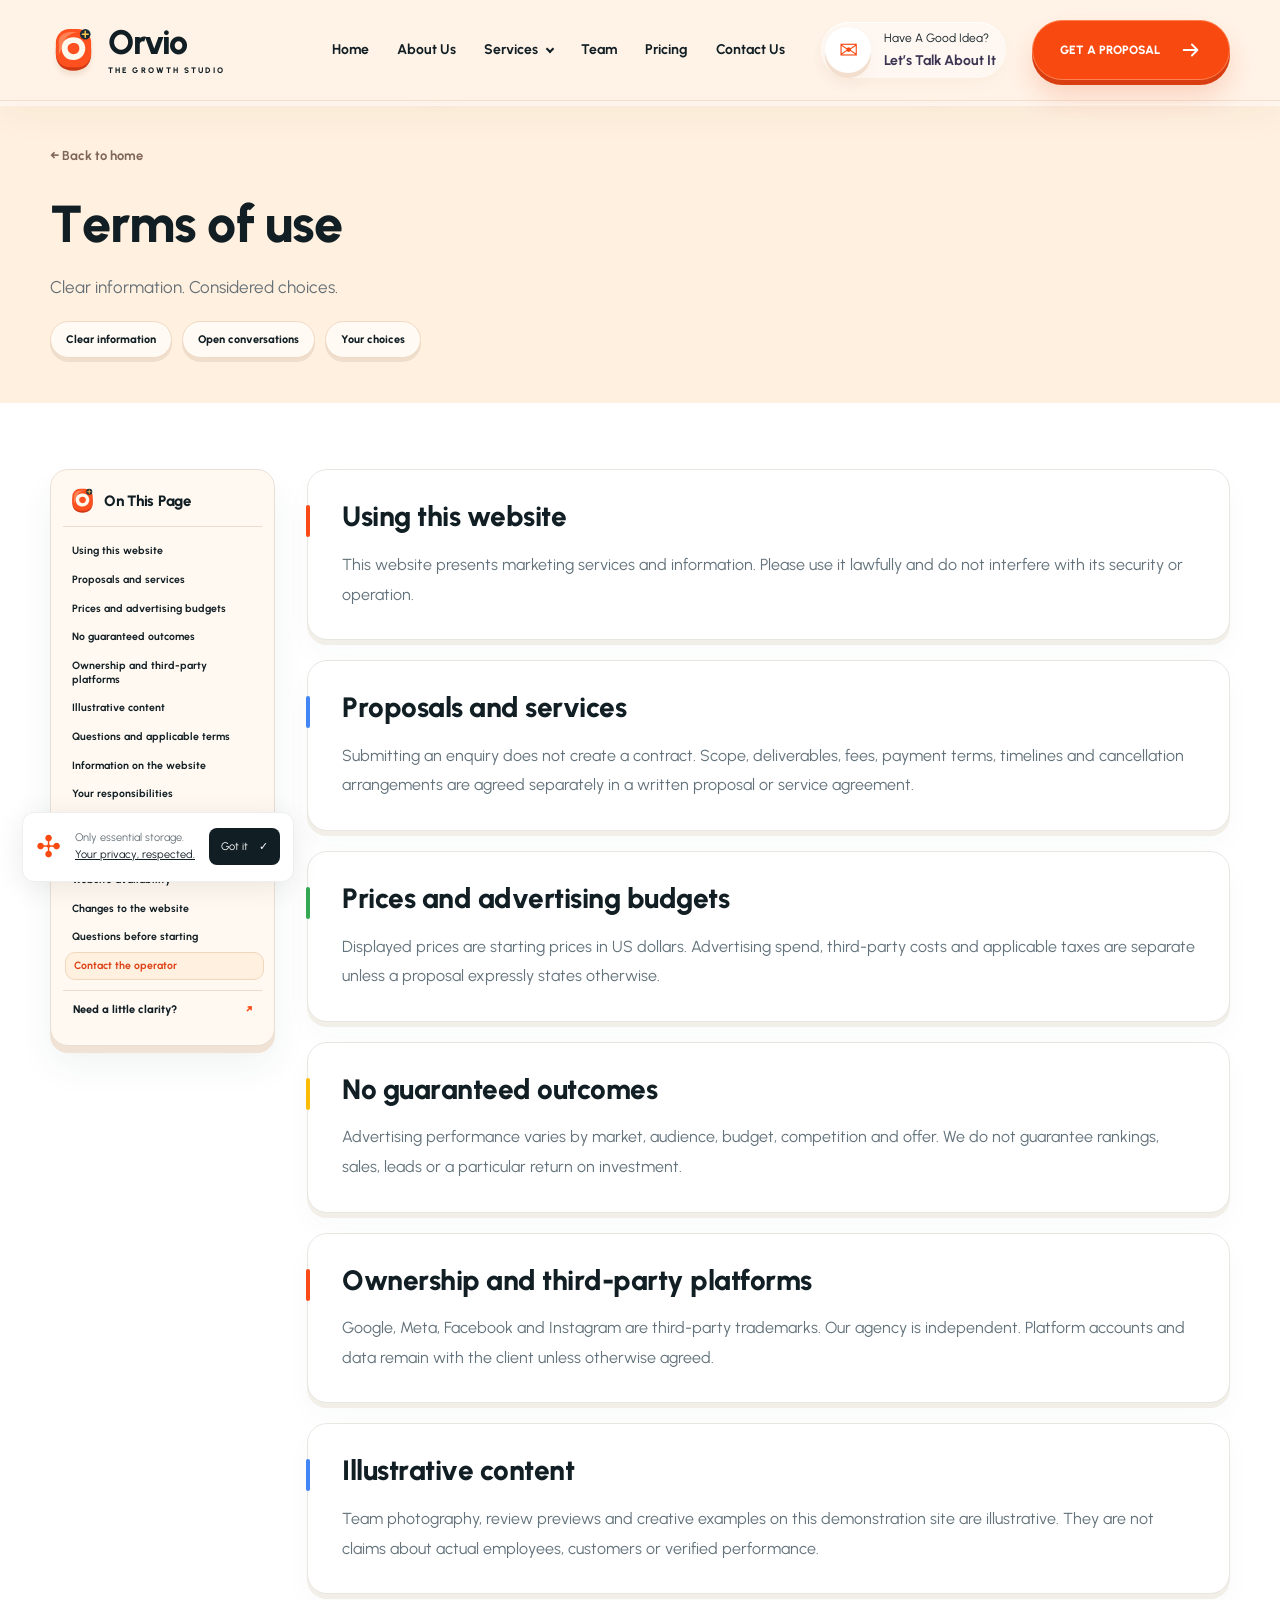
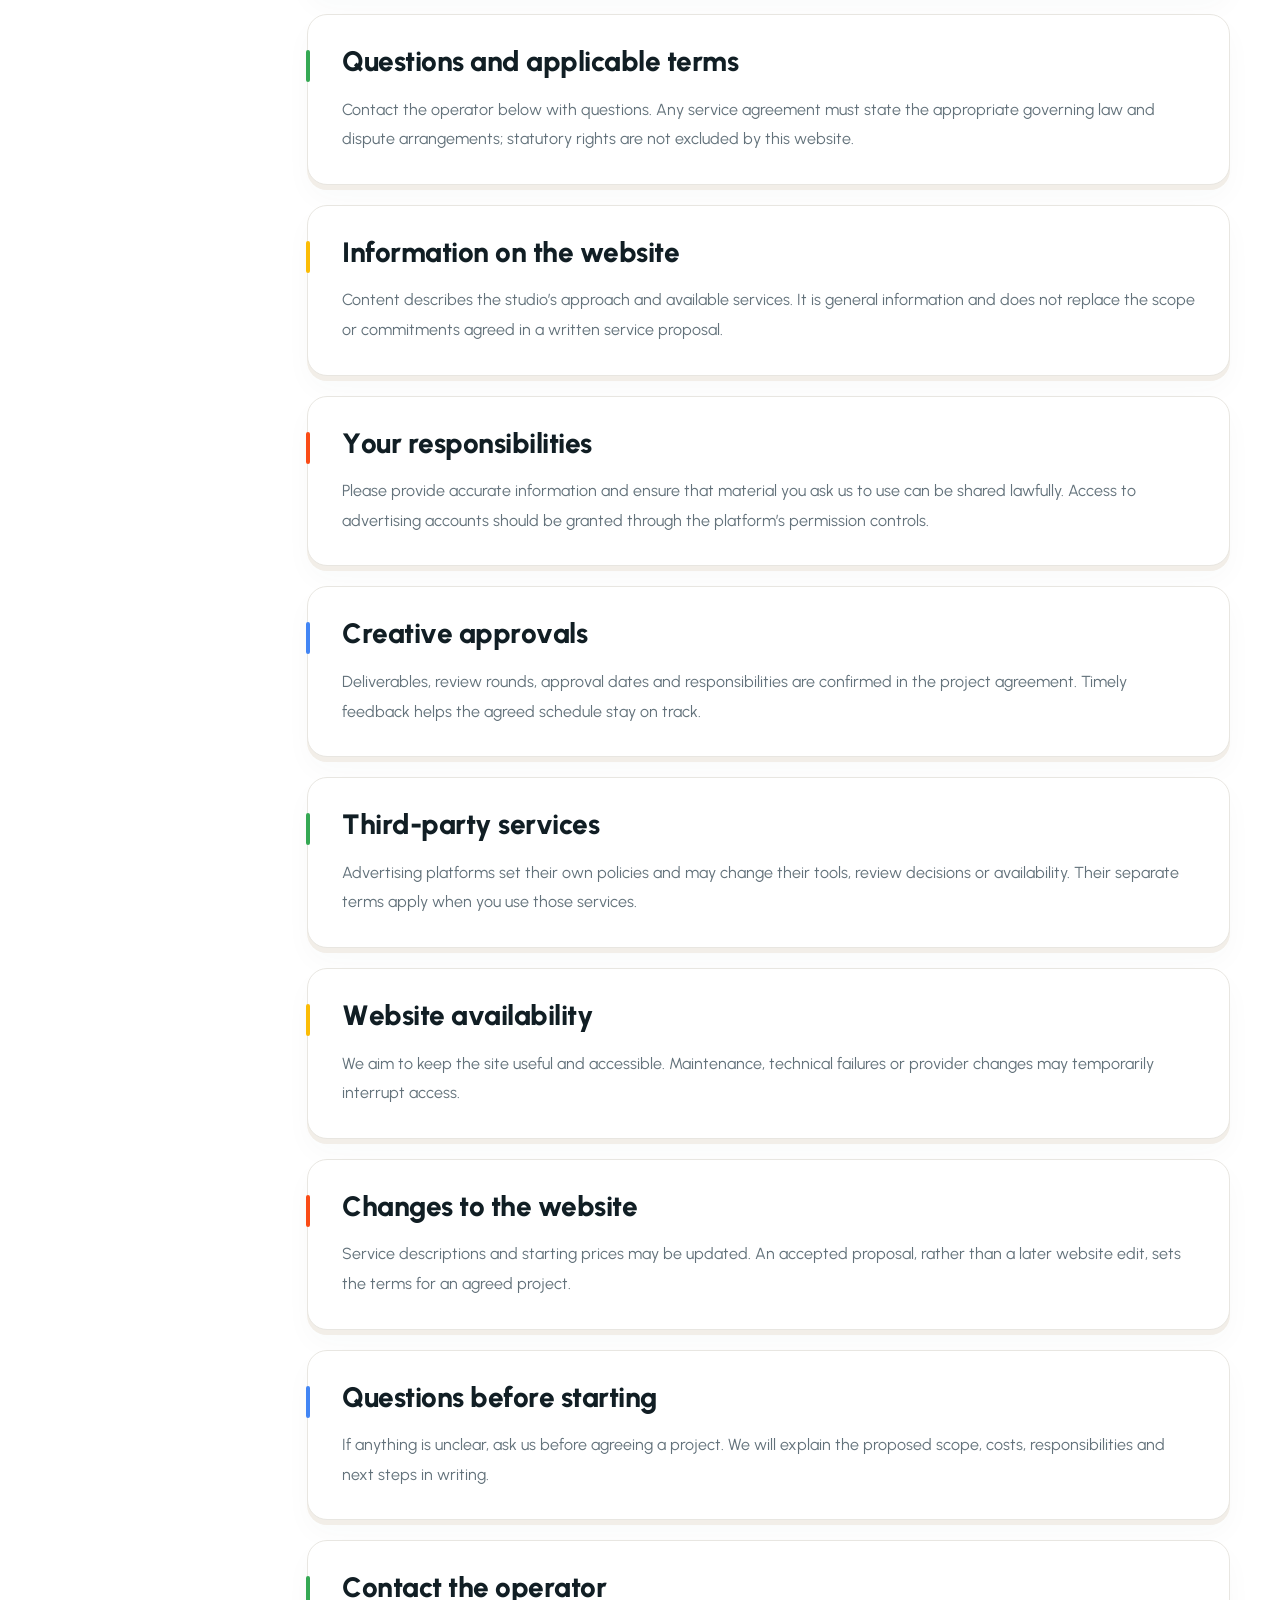
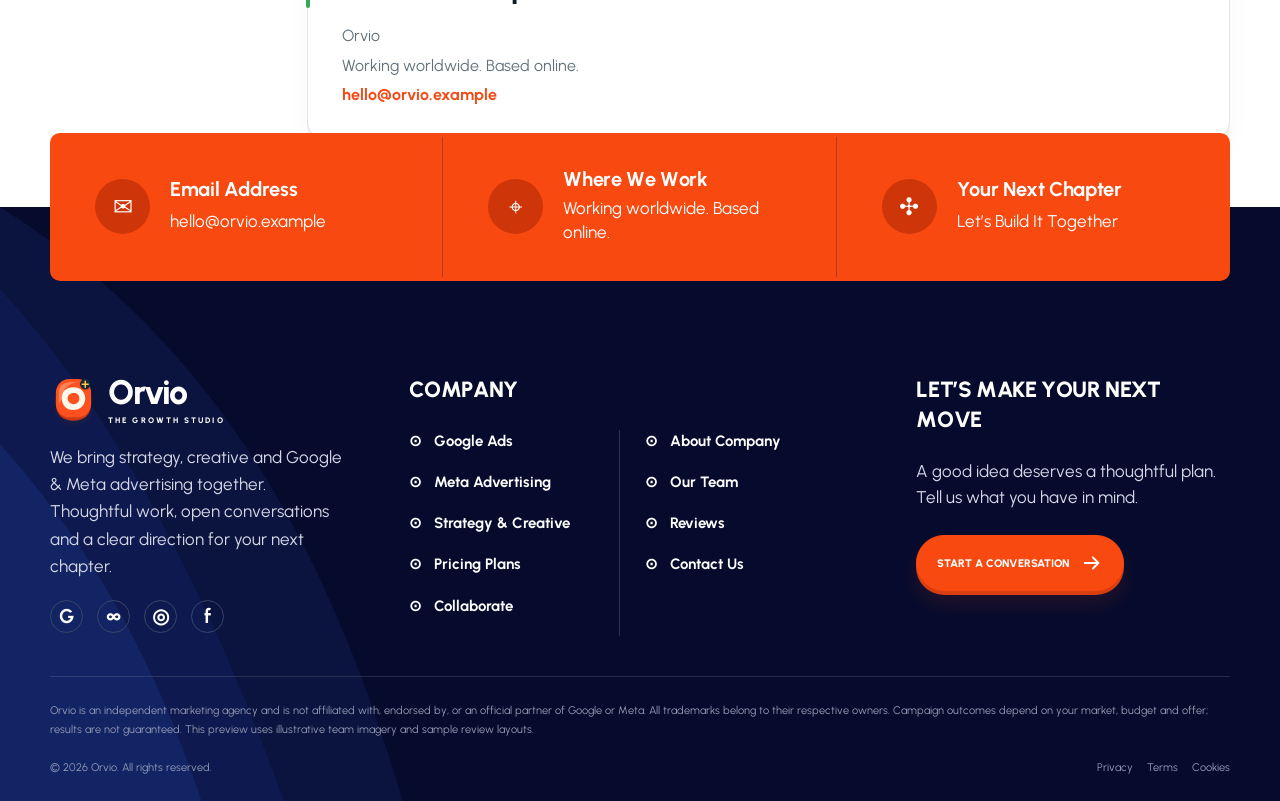
<file: terms.html>
<!DOCTYPE html>

<html lang="en"><head><meta charset="utf-8"/><meta content="width=device-width, initial-scale=1" name="viewport"/><meta content="Independent Google Ads, Meta advertising and creative strategy. Thoughtful campaigns built around your next move." name="description"/><meta content="#fff0df" name="theme-color"/><title>Terms of use | Orvio</title><link href="assets/logo.svg" rel="icon"/><link href="assets/swiper.css" rel="stylesheet"/><link href="assets/aos.css" rel="stylesheet"/><link href="assets/style.css" rel="stylesheet"/><script src="config/config.js"></script><script defer="" src="assets/swiper.js"></script><script defer="" src="assets/aos.js"></script><script defer="" src="assets/redesign.js"></script><link href="assets/redesign.css" rel="stylesheet"/><link href="assets/enhance.css" rel="stylesheet"/><script defer="" src="assets/enhance.js"></script><link href="assets/polish.css" rel="stylesheet"/><script defer="True" src="assets/polish.js"></script><link href="assets/motion.css" rel="stylesheet"/><link href="assets/refine.css" rel="stylesheet"/><script defer="True" src="assets/refine.js"></script></head><body class="orvio-v3 legal-page" data-page-title="Terms of use"><a class="skip-link" href="#main">Skip to content</a><header class="site-header"><div class="container header-inner"><a aria-label="Home" class="brand" data-route="home" href="index.html"><img alt="" class="brand-mark" data-logo="" src="assets/logo.svg"/><span data-company="">Orvio</span><small>THE GROWTH STUDIO</small></a><nav aria-label="Main navigation" id="main-nav"><a data-route="home" href="index.html">Home</a><a data-route="about" href="index.html#about">About Us</a><div class="nav-services"><button aria-expanded="false" class="services-toggle">Services <span class="chevron"></span></button><div class="dropdown"><a data-route="googleService" href="google-ads.html">Google Ads</a><a data-route="metaService" href="meta-ads.html">Meta Advertising</a><a data-route="strategyService" href="strategy.html">Strategy &amp; Creative</a></div></div><a data-route="team" href="index.html#team">Team</a><a data-route="pricing" href="index.html#pricing">Pricing</a><a data-route="contact" href="index.html#contact">Contact Us</a></nav><a class="header-mail" data-email="" href="mailto:hello@orvio.example"><span class="mail-icon">✉</span><span>Have A Good Idea?<b>Let’s Talk About It</b></span></a><a class="btn" data-route="contact" href="index.html#contact">GET A PROPOSAL <span aria-hidden="true" class="arrow"><svg aria-hidden="true" fill="none" viewbox="0 0 24 24"><path d="M4 12h15M13 6l6 6-6 6" stroke="currentColor" stroke-linecap="round" stroke-linejoin="round" stroke-width="2"></path></svg></span></a><button aria-controls="main-nav" aria-expanded="false" aria-label="Open menu" class="menu-toggle"><span></span><span></span></button></div></header><main id="main"><section class="legal-hero"><div aria-hidden="true" class="brand-rain"><span class="brand-bubble bubble-0" style="--delay:0.0s;--duration:17s;--left:5%;--size:30px"><img alt="Google" class="brand-icon" src="assets/google.svg"/></span><span class="brand-bubble bubble-1" style="--delay:-2.7s;--duration:19s;--left:18%;--size:43px"><img alt="Ads" class="brand-icon" src="assets/ads.svg"/></span><span class="brand-bubble bubble-2" style="--delay:-5.4s;--duration:21s;--left:31%;--size:56px"><img alt="Google" class="brand-icon" src="assets/google.svg"/></span><span class="brand-bubble bubble-3" style="--delay:-8.100000000000001s;--duration:23s;--left:44%;--size:30px"><img alt="Google" class="brand-icon" src="assets/google.svg"/></span><span class="brand-bubble bubble-4" style="--delay:-10.8s;--duration:17s;--left:57%;--size:43px"><img alt="Ads" class="brand-icon" src="assets/ads.svg"/></span><span class="brand-bubble bubble-5" style="--delay:-13.5s;--duration:19s;--left:70%;--size:56px"><img alt="Google" class="brand-icon" src="assets/google.svg"/></span><span class="brand-bubble bubble-6" style="--delay:-16.200000000000003s;--duration:21s;--left:83%;--size:30px"><img alt="Google" class="brand-icon" src="assets/google.svg"/></span></div><div class="container"><a class="back-link" data-route="home" href="index.html">← Back to home</a><h1>Terms of use</h1><p>Clear information. Considered choices.</p><div class="legal-badges"><span>Clear information</span><span>Open conversations</span><span>Your choices</span></div></div></section><section class="section"><div class="container legal-layout"><aside class="legal-sidebar"><div class="legal-nav-title"><img alt="" src="assets/logo.svg"/><div><small>THE DETAILS</small><h3>On This Page</h3></div></div><nav aria-label="Policy sections" class="legal-nav"><a href="#policy-1">Using this website</a><a href="#policy-2">Proposals and services</a><a href="#policy-3">Prices and advertising budgets</a><a href="#policy-4">No guaranteed outcomes</a><a href="#policy-5">Ownership and third-party platforms</a><a href="#policy-6">Illustrative content</a><a href="#policy-7">Questions and applicable terms</a><a href="#policy-8">Information on the website</a><a href="#policy-9">Your responsibilities</a><a href="#policy-10">Creative approvals</a><a href="#policy-11">Third-party services</a><a href="#policy-12">Website availability</a><a href="#policy-13">Changes to the website</a><a href="#policy-14">Questions before starting</a><a href="#policy-15">Contact the operator</a></nav><a class="legal-contact" href="index.html#contact">Need a little clarity? <span>↗</span></a></aside><div class="legal-panels"><article class="legal-panel" data-aos="fade-up" id="policy-1"><h2>Using this website</h2><p>This website presents marketing services and information. Please use it lawfully and do not interfere with its security or operation.</p></article><article class="legal-panel" data-aos="fade-up" id="policy-2"><h2>Proposals and services</h2><p>Submitting an enquiry does not create a contract. Scope, deliverables, fees, payment terms, timelines and cancellation arrangements are agreed separately in a written proposal or service agreement.</p></article><article class="legal-panel" data-aos="fade-up" id="policy-3"><h2>Prices and advertising budgets</h2><p>Displayed prices are starting prices in US dollars. Advertising spend, third-party costs and applicable taxes are separate unless a proposal expressly states otherwise.</p></article><article class="legal-panel" data-aos="fade-up" id="policy-4"><h2>No guaranteed outcomes</h2><p>Advertising performance varies by market, audience, budget, competition and offer. We do not guarantee rankings, sales, leads or a particular return on investment.</p></article><article class="legal-panel" data-aos="fade-up" id="policy-5"><h2>Ownership and third-party platforms</h2><p>Google, Meta, Facebook and Instagram are third-party trademarks. Our agency is independent. Platform accounts and data remain with the client unless otherwise agreed.</p></article><article class="legal-panel" data-aos="fade-up" id="policy-6"><h2>Illustrative content</h2><p>Team photography, review previews and creative examples on this demonstration site are illustrative. They are not claims about actual employees, customers or verified performance.</p></article><article class="legal-panel" data-aos="fade-up" id="policy-7"><h2>Questions and applicable terms</h2><p>Contact the operator below with questions. Any service agreement must state the appropriate governing law and dispute arrangements; statutory rights are not excluded by this website.</p></article><article class="legal-panel" data-aos="fade-up" id="policy-8"><h2>Information on the website</h2><p>Content describes the studio’s approach and available services. It is general information and does not replace the scope or commitments agreed in a written service proposal.</p></article><article class="legal-panel" data-aos="fade-up" id="policy-9"><h2>Your responsibilities</h2><p>Please provide accurate information and ensure that material you ask us to use can be shared lawfully. Access to advertising accounts should be granted through the platform’s permission controls.</p></article><article class="legal-panel" data-aos="fade-up" id="policy-10"><h2>Creative approvals</h2><p>Deliverables, review rounds, approval dates and responsibilities are confirmed in the project agreement. Timely feedback helps the agreed schedule stay on track.</p></article><article class="legal-panel" data-aos="fade-up" id="policy-11"><h2>Third-party services</h2><p>Advertising platforms set their own policies and may change their tools, review decisions or availability. Their separate terms apply when you use those services.</p></article><article class="legal-panel" data-aos="fade-up" id="policy-12"><h2>Website availability</h2><p>We aim to keep the site useful and accessible. Maintenance, technical failures or provider changes may temporarily interrupt access.</p></article><article class="legal-panel" data-aos="fade-up" id="policy-13"><h2>Changes to the website</h2><p>Service descriptions and starting prices may be updated. An accepted proposal, rather than a later website edit, sets the terms for an agreed project.</p></article><article class="legal-panel" data-aos="fade-up" id="policy-14"><h2>Questions before starting</h2><p>If anything is unclear, ask us before agreeing a project. We will explain the proposed scope, costs, responsibilities and next steps in writing.</p></article><article class="legal-panel" data-aos="fade-up" id="policy-15"><h2>Contact the operator</h2><p><span data-company=""></span><br/><span data-config="address"></span><br/><a data-email=""></a></p></article></div></div></section></main><footer class="ref-footer"><div class="container"><div class="footer-contact-strip"><div><span class="strip-icon">✉</span><div><h3>Email Address</h3><a data-email=""></a></div></div><div><span class="strip-icon">⌖</span><div><h3>Where We Work</h3><p data-config="address"></p></div></div><div><span class="strip-icon">✣</span><div><h3>Your Next Chapter</h3><a data-route="contact" href="index.html#contact">Let’s Build It Together</a></div></div></div><div class="ref-footer-grid"><div><a aria-label="Home" class="brand" data-route="home" href="index.html"><img alt="" class="brand-mark" data-logo="" src="assets/logo.svg"/><span data-company="">Orvio</span><small>THE GROWTH STUDIO</small></a><p data-config="footer"></p><div class="footer-platforms"><span>G</span><span>∞</span><span>◎</span><span>f</span></div></div><div><h3>COMPANY</h3><div class="footer-nav-columns"><div><a data-route="googleService" href="google-ads.html">⊙   Google Ads</a><a data-route="metaService" href="meta-ads.html">⊙   Meta Advertising</a><a data-route="strategyService" href="strategy.html">⊙   Strategy &amp; Creative</a><a data-route="pricing" href="index.html#pricing">⊙   Pricing Plans</a><a data-route="contact" href="index.html#contact">⊙   Collaborate</a></div><div><a data-route="about" href="index.html#about">⊙   About Company</a><a data-route="team" href="index.html#team">⊙   Our Team</a><a data-route="reviews" href="index.html#reviews">⊙   Reviews</a><a data-route="contact" href="index.html#contact">⊙   Contact Us</a></div></div></div><div><h3>LET’S MAKE YOUR NEXT MOVE</h3><p>A good idea deserves a thoughtful plan. Tell us what you have in mind.</p><a class="btn" data-route="contact" href="index.html#contact">START A CONVERSATION<span aria-hidden="true" class="arrow"><svg aria-hidden="true" fill="none" viewbox="0 0 24 24"><path d="M4 12h15M13 6l6 6-6 6" stroke="currentColor" stroke-linecap="round" stroke-linejoin="round" stroke-width="2"></path></svg></span></a></div></div><p class="disclaimer" data-config="disclaimer"></p><div class="ref-footer-bottom"><span>© <span data-year=""></span> <span data-company="">Orvio</span>. All rights reserved.</span><div><a data-route="privacy" href="privacy.html">Privacy</a><a data-route="terms" href="terms.html">Terms</a><a data-route="cookies" href="cookies.html">Cookies</a></div></div></div></footer><aside aria-label="Privacy notice" class="cookie-card" hidden=""><span class="cookie-icon">✣</span><p>Only essential storage.<br/><a data-route="cookies" href="cookies.html">Your privacy, respected.</a></p><button class="cookie-accept">Got it <span>✓</span></button></aside><div aria-hidden="true" class="page-transition"><div class="transition-orbit"><span></span><span></span><span></span><span></span><img alt="" src="assets/logo.svg"/></div><strong data-company="">Orvio</strong><p>Connecting your next big idea.</p></div></body></html>
</file>
<file: assets/style.css>
@font-face{font-family:Urbanist;src:url(urbanist-400.ttf);font-weight:400;font-display:swap}@font-face{font-family:Urbanist;src:url(urbanist-500.ttf);font-weight:500;font-display:swap}@font-face{font-family:Urbanist;src:url(urbanist-600.ttf);font-weight:600;font-display:swap}@font-face{font-family:Urbanist;src:url(urbanist-700.ttf);font-weight:700;font-display:swap}@font-face{font-family:Urbanist;src:url(urbanist-800.ttf);font-weight:800;font-display:swap}
:root{--ink:#101d23;--muted:#657077;--orange:#fa4b16;--peach:#fff0df;--pink:#ffece7;--sky:#e8f7fa;--navy:#101530;--line:#e9e9e9;--shadow:0 18px 55px #1c253012}*{box-sizing:border-box}html{scroll-behavior:smooth;scroll-padding-top:100px}body{margin:0;color:var(--ink);background:white;font-family:Urbanist,Arial,sans-serif;font-size:17px;line-height:1.6;overflow-x:clip}a{color:inherit;text-decoration:none}button,input,select,textarea{font:inherit}button,a,input,textarea,select{-webkit-tap-highlight-color:transparent}button{cursor:pointer}button:disabled{cursor:wait;opacity:.6}button,a{touch-action:manipulation}button{color:inherit}img{display:block;max-width:100%}h1,h2,h3,p{margin:0}h1,h2,h3{font-weight:800;line-height:1.08;letter-spacing:-.025em}h1{font-size:clamp(48px,4.7vw,76px)}h2{font-size:clamp(36px,3.1vw,51px);max-width:780px}h3{font-size:26px;letter-spacing:-.02em}p{color:var(--muted);margin:20px 0;line-height:1.65}::selection{background:#ffd2b9}.container{width:calc(100% - 96px);max-width:1480px;margin:auto}.section{padding:88px 0}.section-head{text-align:center;margin:0 auto 40px}.section-head h2{margin:auto}.section-head p{margin-bottom:0}.split{display:grid;grid-template-columns:1fr 1fr;gap:90px;align-items:center}.btn{display:inline-flex;align-items:center;justify-content:center;gap:25px;padding:17px 29px;background:var(--orange);color:white;border:1px solid var(--orange);border-radius:50px;font-size:14px;font-weight:800;line-height:1.2;min-height:55px;transition:transform .3s,box-shadow .3s,background .3s;white-space:nowrap}.btn:hover{transform:translateY(-2px);background:#df3907;box-shadow:0 9px 0 #fac1a5}.arrow{display:inline-flex;align-items:center;justify-content:center;font-size:23px;line-height:1;transition:transform .3s}.btn:hover .arrow,.card-link:hover .arrow{transform:translate(2px,-2px)}.site-header{position:sticky;top:0;z-index:50;background:var(--peach);border-bottom:1px solid #e8cdbb55;transition:box-shadow .3s}.site-header.scrolled{box-shadow:0 5px 25px #1823310a}.header-inner{height:94px;display:flex;align-items:center;gap:30px}.brand{display:inline-flex;align-items:center;gap:7px;font-size:33px;font-weight:700;letter-spacing:-1.5px}.brand img{width:43px;height:43px;transition:transform .4s}.brand:hover img{transform:rotate(1deg)}nav{display:flex;align-items:center;gap:27px;margin-left:auto;font-size:14px;font-weight:700}nav>a{padding:15px 0;position:relative}nav>a:after{content:'';position:absolute;bottom:8px;left:0;width:0;height:2px;background:var(--orange);transition:width .3s}nav>a:hover:after{width:100%}.nav-services{position:relative}.services-toggle{border:0;background:none;font-weight:700;padding:20px 0;font-size:14px;display:flex;gap:9px;align-items:center}.chevron{width:6px;height:6px;border-right:2px solid;border-bottom:2px solid;transform:rotate(45deg);margin-bottom:3px}.dropdown{position:absolute;top:100%;left:-20px;width:235px;padding:10px;background:white;border-radius:14px;box-shadow:var(--shadow);opacity:0;visibility:hidden;transform:translateY(12px);transition:.25s}.dropdown a{display:block;padding:12px;border-radius:8px}.dropdown a:hover{background:var(--peach);color:var(--orange)}.nav-services:hover .dropdown,.nav-services:focus-within .dropdown,.nav-services.open .dropdown{opacity:1;visibility:visible;transform:none}.header-mail{display:flex;align-items:center;gap:10px;margin-left:10px;font-size:11px;line-height:1.4}.header-mail b{display:block;font-size:13px}.mail-icon{display:grid;place-items:center;background:white;color:var(--orange);border-radius:50%;width:41px;height:41px;font-size:21px}.menu-toggle{display:none}.hero{background:var(--peach);padding:65px 0 105px}.hero-grid{display:grid;grid-template-columns:1fr 1fr;align-items:center;gap:45px;min-height:480px}.hero-copy>p{font-size:19px;max-width:510px}.hero h1 span{color:var(--orange)}.platform-pills{display:flex;gap:10px;margin-bottom:26px}.platform-pills>span{display:flex;align-items:center;gap:7px;padding:6px 12px;border:1px solid #ebd9c9;border-radius:30px;font-weight:700;font-size:12px;background:#fff9f2}.google-mark{font-family:Arial,sans-serif;font-size:25px;line-height:1;font-weight:800;display:inline-block;color:#4285f4}.google-mark i{font-style:normal;text-shadow:-1px -1px 0 #4285f4}.meta-mark{font:700 38px/.65 Arial,sans-serif;color:#0866ff}.spark{color:var(--orange);font-size:34px;line-height:1}.platform-pills .google-mark{font-size:18px}.platform-pills .meta-mark{font-size:26px}.checks{list-style:none;margin:24px 0;padding:0}.checks li{display:flex;align-items:center;gap:12px;margin:11px 0;font-size:15px;font-weight:650;transition:transform .25s}.checks li:hover{transform:translateX(2px)}.checks li:before{content:'✓';display:grid;place-items:center;flex:0 0 19px;height:19px;border-radius:50%;background:#ffcec1;color:var(--ink);font-weight:900;font-size:15px;line-height:1}.hero-actions{display:flex;align-items:center;gap:25px;margin-top:32px}.quiet-link{font-size:14px;font-weight:700;display:flex;gap:13px;align-items:center}.quiet-link span{display:grid;place-items:center;border:1px solid #dfc9b7;border-radius:50%;width:30px;height:30px;transition:transform .3s}.quiet-link:hover span{transform:translateY(2px)}.hero-art{position:relative;isolation:isolate;padding:30px 0}.hero-art>img{position:relative;width:100%;mix-blend-mode:multiply;animation:gentle-float 7s ease-in-out infinite}.hero-orbit{position:absolute;inset:4% 5%;border-radius:50%;background:#fffaf4;z-index:-1}.floating-label{position:absolute;display:flex;align-items:center;gap:12px;background:white;border-radius:12px;box-shadow:0 14px 35px #49280d12;padding:13px 18px;font-size:12px;line-height:1.5;animation:gentle-float 5s ease-in-out infinite}.floating-label b{display:block}.google-label{left:-15px;top:8%}.meta-label{right:-10px;bottom:0;animation-delay:-2s}.hero-doodle{position:absolute;right:2%;top:-3%;color:var(--orange);font-size:64px;animation:turn 35s linear infinite}.intro-section{position:relative;margin-top:-55px}.intro-carousel{background:white;border-radius:16px;box-shadow:var(--shadow);padding:25px 35px 18px}.intro-card{display:block;text-align:center;padding:10px 25px 18px;position:relative}.intro-card h3{font-size:23px}.intro-card p{font-size:15px;max-width:260px;margin:12px auto 0}.intro-card .art{height:120px;transform:scale(.66);margin:-14px 0 20px}.intro-carousel .swiper-slide{border-right:1px solid var(--line)}.carousel{position:relative;min-width:0}.swiper{width:100%;overflow:hidden}.swiper-wrapper{align-items:stretch}.swiper-slide{height:auto}.slider-controls{display:flex;align-items:center;justify-content:center;gap:18px;margin-top:24px}.round{display:grid;place-items:center;width:45px;height:45px;border-radius:50%;border:0;background:#301b16;color:white;font-size:24px;transition:transform .25s,background .25s;flex-shrink:0}.round:hover{background:var(--orange);transform:scale(1.02)}.swiper-pagination{position:static!important;width:auto!important;display:flex;align-items:center}.swiper-pagination-bullet{width:7px;height:7px;background:#bcb4ac;opacity:1;transition:width .3s;border-radius:10px}.swiper-pagination-bullet-active{width:23px;background:var(--orange)}.intro-carousel .slider-controls{margin-top:0}.about-art{position:relative;isolation:isolate}.about-art>img{width:100%;mix-blend-mode:multiply}.peach-circle{position:absolute;inset:10% 4%;background:var(--pink);border-radius:45% 55% 50% 45%;z-index:-1;transform:rotate(-8deg)}.little-note{position:absolute;left:1%;bottom:6%;padding:20px;background:white;box-shadow:var(--shadow);font-size:13px;line-height:1.4;transform:rotate(-4deg);transition:transform .3s}.little-note:hover{transform:rotate(1deg)}.color-dots{display:flex;gap:4px;margin-bottom:12px}.color-dots i,.loader-dots i{display:block;width:8px;height:8px;border-radius:50%;background:#4285f4}.color-dots i:nth-child(2),.loader-dots i:nth-child(2){background:#ea4335}.color-dots i:nth-child(3),.loader-dots i:nth-child(3){background:#fbbc05}.color-dots i:nth-child(4),.loader-dots i:nth-child(4){background:#34a853}.about-bottom{display:flex;align-items:center;gap:40px;margin-top:25px}.about-bottom>strong{font-size:78px;color:var(--orange);line-height:.9;display:flex;gap:16px;align-items:center}.about-bottom>strong span{font-size:15px;color:var(--ink);line-height:1.2}.platform-row{display:flex;justify-content:center;gap:55px;align-items:center;margin-top:65px;flex-wrap:wrap}.platform-row>a,.platform-row>span{display:flex;align-items:center;gap:12px;color:#333f46;font-size:18px;font-weight:700;transition:transform .3s}.platform-row>a:hover,.platform-row>span:hover{transform:translateY(-2px)}.instagram{font-size:37px;color:#d95b80}.facebook{font:800 34px Arial;color:#1877f2}.analytics-mark{color:#e79c20;font-size:30px}.dark{background:#171b23;color:white}.dark p{color:#bfc5cd}.work-card{height:350px;display:block;position:relative;border-radius:12px;overflow:hidden;background:#353c42}.work-card>img{width:100%;height:100%;object-fit:cover;transition:transform .8s}.work-card:hover>img{transform:scale(1.02)}.work-card>div{position:absolute;bottom:20px;left:20px;right:20px;padding:20px;background:white;color:var(--ink);border-radius:8px;transform:translateY(4px);transition:transform .3s}.work-card:hover>div{transform:translateY(-2px)}.work-card small{color:var(--orange);font-weight:700}.work-card h3{font-size:21px;margin-top:6px;padding-right:30px}.work-card .arrow{position:absolute;right:20px;bottom:25px}.dark .round{background:white;color:var(--ink)}.dark .round:hover{background:var(--orange);color:white}.service-grid{display:grid;grid-template-columns:repeat(3,1fr);gap:25px}.service-card{box-shadow:var(--shadow);border-radius:12px;background:white;overflow:hidden;display:flex;flex-direction:column;transition:transform .35s,box-shadow .35s}.service-card:hover{transform:translateY(-2px);box-shadow:0 28px 50px #1c25301f}.card-content{padding:0 30px 15px;flex:1}.card-content p{font-size:16px;min-height:52px;margin:14px 0}.card-content .checks{margin:20px 0}.card-content .checks li{font-size:14px}.card-link{display:flex;justify-content:space-between;align-items:center;background:var(--ink);color:white;padding:18px 30px;font-size:14px;font-weight:800;transition:background .3s}.service-card:nth-child(2) .card-link,.service-card:hover .card-link{background:var(--orange)}.art{position:relative;height:200px;width:260px;max-width:100%;margin:20px auto 10px;display:grid;place-items:center;transition:transform .45s}.service-card:hover .art{transform:rotate(-1deg) translateY(-2px)}.mini-browser{width:210px;padding:10px 15px 17px;background:#fff8f3;border:2px solid #4f4a4a;border-radius:9px;transform:rotate(-7deg);box-shadow:8px 9px 0 #f8c1ba}.window-dots{display:flex;gap:4px;margin-bottom:12px}.window-dots i{width:5px;height:5px;border-radius:50%;background:#edaa77}.mini-browser>.google-mark{display:block;text-align:center;margin-bottom:7px}.search-line{display:flex;justify-content:space-between;border:1px solid #b8b7b2;background:white;border-radius:20px;padding:5px 8px;font-size:11px}.result-line{height:5px;width:80%;background:#98bdc7;border-radius:4px;margin-top:11px}.result-line.short{width:55%;background:#e6b778}.cursor{position:absolute;right:10px;bottom:10px;font-size:65px;color:#eab14d;text-shadow:2px 2px #444;transform:rotate(-9deg)}.art-star{position:absolute;right:7px;top:0;color:#e78898;font-size:38px;animation:turn 25s linear infinite}.social-phone{border:2px solid #4a4144;border-radius:15px;width:105px;height:164px;transform:rotate(10deg);padding:13px;background:white;box-shadow:8px 9px 0 #a9cbd0}.social-phone .meta-mark{font-size:30px}.post-shape{height:75px;background:#f5b6c8;border-radius:6px;display:grid;place-items:center;margin:10px 0}.post-shape span{font-size:51px;color:#df573f}.social-phone small{font-size:16px}.like{position:absolute;left:34px;top:40px;color:white;background:#ef7f88;padding:0 15px;border:2px solid #514848;border-radius:12px;font-size:29px;transform:rotate(-15deg)}.chart-board{width:175px;padding:17px;background:#fff9ef;border:2px solid #504747;border-radius:8px;transform:rotate(-7deg);box-shadow:8px 8px 0 #eab0cc}.chart-board>span{font-size:12px;font-weight:700}.bars{height:90px;display:flex;gap:10px;align-items:flex-end;margin:15px 0 0}.bars i{flex:1;background:#80b3bd;border-radius:5px 5px 0 0;height:25%;transform-origin:bottom;animation:bar-grow 5s ease-in-out infinite}.bars i:nth-child(2){height:45%;background:#f8b558;animation-delay:.2s}.bars i:nth-child(3){height:60%;background:#ec8ca4;animation-delay:.4s}.bars i:nth-child(4){height:80%;background:#80b3bd;animation-delay:.6s}.bars i:nth-child(5){height:70%;background:#f8b558}.bars i:nth-child(6){height:95%;background:var(--orange)}.target{position:absolute;right:0;bottom:4px;font-size:77px;line-height:1;color:#db6084;transform:rotate(10deg)}.marquee{background:var(--peach);padding:25px 0;overflow:hidden;border-block:1px solid #f0dbca}.marquee-track{width:max-content;display:flex;align-items:center;gap:45px;animation:marquee 35s linear infinite}.marquee:hover .marquee-track{animation-play-state:paused}.marquee span{font-size:44px;letter-spacing:-1px;font-weight:800;line-height:1}.marquee i{font-size:45px;color:var(--orange);font-style:normal}.blue{color:#4285f4!important}.green{color:#34a853!important}.pricing-section{background:#242838;color:white;padding-bottom:90px}.pricing-section .section-head p{color:#c8c8d2}.price-tabs{display:flex;justify-content:center;gap:6px;margin:30px auto 28px;background:#343849;border-radius:40px;width:max-content;padding:6px;max-width:100%}.price-tabs button{border:0;background:none;color:white;padding:12px 24px;border-radius:30px;font-size:14px;font-weight:700;transition:.3s}.price-tabs button[aria-selected=true]{background:var(--orange)}.price-panel{background:white;color:var(--ink);border-radius:25px;padding:45px 55px;display:grid;grid-template-columns:1fr .9fr;gap:80px;align-items:center;box-shadow:var(--shadow)}.price-panel h3{font-size:35px}.price-panel>div>p{font-size:16px;max-width:470px}.price{font-size:65px;font-weight:800;line-height:1.2;letter-spacing:-2px;margin:24px 0 16px;white-space:nowrap}.price small{display:block;font-size:12px;color:var(--muted);font-weight:500;letter-spacing:0}.price em{font-size:16px;font-style:normal;font-weight:600;letter-spacing:0}.fine{font-size:12px!important;line-height:1.5!important;color:#788086;max-width:500px}.price-visual{position:relative;background:#fff3e8;border-radius:50%;aspect-ratio:1;max-height:370px;display:grid;place-items:center}.big-google{position:absolute;top:-10px;right:5%;width:80px;height:80px;display:grid;place-items:center;background:white;border-radius:22px;box-shadow:var(--shadow);transform:rotate(12deg)}.big-google .google-mark{font-size:50px}.growth-chart{width:80%;background:white;border:2px solid #29363c;padding:25px;transform:rotate(-6deg);border-radius:12px;box-shadow:12px 12px 0 #b1d3cf}.growth-chart .bars{height:130px}.chart-top{font-size:15px;font-weight:700;display:flex;justify-content:space-between}.growth-chart>span{font-size:12px;display:block;margin-top:15px}.price-sticker{position:absolute;right:-15px;bottom:0;background:#ffdb99;border-radius:45% 55% 50% 42%;padding:22px;font-size:14px;line-height:1.4;transform:rotate(9deg)}.metrics-grid{display:grid;grid-template-columns:1fr 1fr;gap:20px}.metric{padding:26px;background:white;box-shadow:var(--shadow);border-radius:22px;min-height:200px;transition:transform .35s}.metric:nth-child(even){transform:translateY(20px)}.metric:hover{transform:translateY(-2px) rotate(-1deg)}.metric h3{font-size:26px;margin:15px 0}.metric>span:last-child{font-size:12px}.metric>img{width:46px;height:46px;object-fit:contain}.metric-symbol{font-size:43px;line-height:1;color:var(--orange);display:block}.coral{background:#fff0eb}.navy{background:var(--navy);color:white}.navy .metric-symbol{color:#80baff}.sky{background:var(--sky)}.accordion details{border-bottom:1px solid #b9c8ca;padding:18px 0}.accordion summary{list-style:none;font-weight:800;font-size:21px;display:flex;justify-content:space-between;gap:18px;align-items:center;cursor:pointer;line-height:1.3}.accordion summary::-webkit-details-marker{display:none}.accordion details p{font-size:16px;margin:14px 30px 0 0}.accordion details[open]>div{animation:reveal .35s ease}.plus{position:relative;width:23px;height:23px;border-radius:50%;background:#ffe0d5;flex-shrink:0;transition:transform .3s}.plus:before,.plus:after{content:'';position:absolute;left:6px;top:11px;width:11px;height:1.5px;background:var(--orange)}.plus:after{transform:rotate(90deg);transition:transform .3s}details[open] .plus:after{transform:rotate(0)}details[open] summary{color:var(--orange)}.process-art{position:relative;aspect-ratio:1;max-height:430px;display:grid;place-items:center}.process-ring{position:absolute;inset:5%;border:1px dashed #77aebd;border-radius:50%;animation:turn 90s linear infinite}.process-ring:before{content:'';position:absolute;width:19px;height:19px;background:#fabc05;border:5px solid var(--sky);border-radius:50%;top:14%;left:12%}.process-center{width:210px;height:210px;border-radius:50%;background:white;box-shadow:0 20px 0 #cbe8ee;display:flex;justify-content:center;align-content:center;flex-wrap:wrap;gap:15px;padding:30px}.process-center strong{width:100%;text-align:center;font-size:30px;line-height:1.1;margin-top:15px}.process-pill{position:absolute;background:white;padding:12px 22px;border-radius:9px;box-shadow:var(--shadow);font-weight:700;display:flex;align-items:center;gap:20px;animation:gentle-float 6s ease-in-out infinite}.process-pill i{font-style:normal;color:var(--orange);font-size:26px}.one{top:0;left:15%;transform:rotate(-7deg)}.two{right:-2%;top:36%;animation-delay:-1s}.three{bottom:0;right:20%;animation-delay:-2s}.four{left:-4%;top:55%;animation-delay:-3s}.team-layout{display:grid;grid-template-columns:1.3fr 1fr;gap:35px;align-items:center}.team-photo{border-radius:35px 35px 35px 5px;overflow:hidden;height:360px;position:relative}.team-photo img{width:100%;height:100%;object-fit:cover;transition:transform .7s}.team-photo:hover img{transform:scale(1.02)}.team-photo>span{position:absolute;bottom:20px;left:20px;background:white;padding:8px 16px;border-radius:30px;font-size:12px;font-weight:700}.team-card{padding:25px 38px;background:var(--pink);border-radius:25px;min-height:300px}.team-symbol{font-size:45px;color:var(--orange);line-height:1;display:block;margin-bottom:17px}.team-card p{font-size:16px;margin:15px 0}.skill-line{font-size:12px;font-weight:700}.skill-line i{display:block;height:5px;background:white;border-radius:5px;margin-top:10px;position:relative;overflow:hidden}.skill-line i:after{content:'';position:absolute;inset:0 22% 0 0;background:var(--orange);border-radius:5px}.team-card>a{display:flex;justify-content:space-between;font-size:13px;font-weight:700;margin-top:25px}.team-carousel .slider-controls{margin-top:12px}.center{text-align:center;margin:20px auto 0}.parallax-section{padding:0 0 35px}.parallax-box{position:relative;overflow:hidden;border-radius:16px;isolation:isolate;min-height:430px;display:flex;align-items:flex-end}.parallax-photo{position:absolute;inset:-70px 0;background:url(banner.webp) center/cover;z-index:-2;will-change:transform}.parallax-shade{position:absolute;inset:0;background:#121923a6;z-index:-1}.parallax-content{width:100%;padding:48px 55px;color:white}.parallax-content h2{margin-bottom:35px}.campaign-tabs{display:grid;grid-template-columns:repeat(3,1fr);gap:30px}.campaign-tabs button{border:0;background:none;border-top:1px solid #ffffff70;text-align:left;color:white;font-size:31px;font-weight:800;padding:18px 0;transition:color .3s,transform .3s}.campaign-tabs button:hover{transform:translateY(-2px)}.campaign-tabs button.active{color:#ff6b30;border-color:#ff6b30}.campaign-tabs button span{display:block;font-size:13px;font-weight:500;margin-top:5px;color:#ddd}#campaign-copy{margin:12px 0 0;color:white;font-size:14px;min-height:23px}.review{background:#fff8ed;border-radius:23px;padding:28px 40px;min-height:290px;display:flex;flex-direction:column}.quote-mark{color:var(--orange);font-family:Georgia,serif;font-size:75px;height:46px;line-height:1}.review blockquote{font-size:24px;line-height:1.4;font-weight:600;margin:17px 0 25px;flex:1}.review>div{display:flex;align-items:center;gap:12px}.review-avatar{display:grid;place-items:center;width:41px;height:41px;border-radius:50%;background:#f2c8b9;font-weight:800}.review p{margin:0;font-size:13px;line-height:1.4}.review p span{display:block;font-size:11px}.stars{color:var(--orange);font-size:15px;margin-left:auto}.journal-grid{display:grid;grid-template-columns:repeat(3,1fr);gap:34px}.journal-art{height:220px;background:#fff7ed;border-radius:20px;display:grid;place-items:center;margin-bottom:22px;overflow:hidden}.journal-art .art{transform:scale(1.1);transition:transform .5s}.journal-grid article:hover .art{transform:scale(1.02) rotate(1deg)}.art-1{background:#f5e6f0}.art-2{background:#f9eed3}.journal-grid small{font-size:11px;color:#426473;font-weight:800;letter-spacing:1px}.journal-grid h3{font-size:25px;margin:9px 0 12px}.journal-grid p{font-size:16px;margin:0 0 17px}.underlined{font-size:13px;font-weight:800;border-bottom:1px solid;padding-bottom:4px}.underlined:hover{color:var(--orange)}.faq-blocks{display:flex;gap:18px;margin:25px 0}.faq-blocks>div{flex:1;background:#12473b;color:white;border-radius:12px;padding:24px;font-weight:800;font-size:27px;transition:transform .3s}.faq-blocks>div:hover{transform:rotate(-1deg)}.faq-blocks>div:last-child{background:var(--orange)}.faq-blocks span{display:block;font-weight:500;font-size:12px;margin-top:8px}.faq-box{padding:25px 35px;background:#fff6ee;border-radius:24px}.faq-box summary{font-size:18px}.faq-box details:last-child{border:0}.contact-section{background:#fff1e5}.collaborate-copy{max-width:1050px;margin:0 auto 34px;text-align:center}.collaborate-copy h2{margin:auto;font-size:43px}.collaborate-copy p{font-size:16px;line-height:1.8}form{max-width:1100px;margin:auto;padding:35px 45px;background:white;box-shadow:var(--shadow);border-radius:22px}.form-head{display:flex;align-items:center;justify-content:space-between;margin-bottom:28px;gap:20px}.form-head h3{font-size:29px}.form-head>span{font-size:13px;color:var(--muted);white-space:nowrap}.form-head i{color:var(--orange);font-style:normal;font-size:25px;margin-left:10px}.form-grid{display:grid;grid-template-columns:1fr 1fr;gap:22px 30px}form label{display:block;font-size:13px;font-weight:700}form label>span{color:var(--muted)}input,textarea,select{display:block;width:100%;border:0;border-bottom:1px solid #d6dadd;background:#fafafa;padding:13px 15px;margin-top:8px;outline:none;border-radius:7px 7px 0 0;color:var(--ink);font-size:15px;transition:border-color .2s,background .2s}input:focus,textarea:focus,select:focus{border-color:var(--orange);background:#fff6ef;box-shadow:0 2px 0 var(--orange)}textarea{resize:vertical;min-height:100px;max-height:300px}fieldset{padding:0;border:0;margin:24px 0}legend{font-size:13px;font-weight:700;margin-bottom:11px}.interest-options{display:flex;gap:10px;flex-wrap:wrap}.interest-options label{position:relative;cursor:pointer}.interest-options input{position:absolute;opacity:0;width:1px;height:1px}.interest-options label>span{display:flex;gap:15px;align-items:center;padding:10px 16px;background:white;border:1px solid #dce0e1;border-radius:30px;font-size:13px;font-weight:600;color:var(--ink);transition:.25s}.interest-options i{font-style:normal;background:#eef1f1;border-radius:50%;color:transparent;width:17px;height:17px;display:grid;place-items:center;font-size:11px}.interest-options input:checked+span{border-color:var(--orange);background:#fff1e9;color:#d9400d}.interest-options input:checked+span i{background:var(--orange);color:white}.interest-options input:focus-visible+span{outline:2px solid #2066b6;outline-offset:3px}.form-bottom{display:flex;justify-content:space-between;align-items:center;gap:35px;margin-top:25px}.consent{display:flex!important;align-items:flex-start;gap:12px;font-weight:500!important;max-width:590px;line-height:1.5}.consent input{appearance:none;flex:0 0 19px;width:19px;height:19px;padding:0;border:1px solid #b8bfc3;border-radius:5px;background:white;margin-top:1px;cursor:pointer;display:grid;place-items:center}.consent input:checked{background:var(--orange);border-color:var(--orange)}.consent input:checked:after{content:'✓';color:white;font-size:13px}.consent a{text-decoration:underline}.honeypot{position:absolute;left:-10000px;width:1px;height:1px;overflow:hidden}#form-status{font-size:14px;margin-bottom:0}#form-status:empty{display:none}#form-status.error{color:#af2c17}#form-status.success{color:#187243}footer{background:#0b102e;color:white;padding:0 0 25px}.footer-contact{background:var(--orange);padding:32px 45px;border-radius:0 0 16px 16px;display:flex;align-items:center;justify-content:space-between;gap:25px;margin-bottom:62px}.footer-contact span{font-size:14px}.footer-contact h2{font-size:35px;margin-top:5px}.footer-contact .btn{background:white;color:var(--orange);border-color:white}.footer-grid{display:grid;grid-template-columns:1.5fr 1fr 1.2fr 1fr;gap:55px}.footer-grid>div>a:not(.brand),.footer-grid>div>button{display:block;font-size:14px;color:#c9cbd9;margin:12px 0;transition:transform .2s,color .2s}.footer-grid>div>a:hover{transform:translateX(2px);color:white}.footer-grid h3{font-size:17px;margin:10px 0 25px}.footer-grid p{font-size:14px;color:#babed1;max-width:260px;margin:16px 0}.text-button{border:0;background:none;padding:0;text-align:left}.disclaimer{font-size:12px;color:#969bb4;border-top:1px solid #ffffff20;margin-top:40px;padding-top:25px;line-height:1.7}.footer-bottom{display:flex;justify-content:space-between;font-size:11px;color:#969bb4;gap:20px}.footer-bottom a{text-decoration:underline}.cookie-card{position:fixed;bottom:18px;left:22px;z-index:90;display:flex;align-items:center;gap:14px;padding:11px 13px;background:white;box-shadow:0 8px 40px #14203125;border:1px solid #eee;border-radius:13px;max-width:calc(100% - 32px)}[hidden]{display:none!important}.cookie-card p{font-size:11px;line-height:1.5;margin:0}.cookie-card a{text-decoration:underline;color:var(--ink)}.cookie-icon{color:var(--orange);font-size:30px}.cookie-accept{border:0;background:var(--ink);color:white;border-radius:8px;padding:10px 12px;white-space:nowrap;font-size:11px}.cookie-accept span{margin-left:8px}.page-transition{position:fixed;inset:0;background:var(--peach);z-index:200;display:flex;flex-direction:column;align-items:center;justify-content:center;gap:25px;opacity:0;visibility:hidden;transition:opacity .25s,visibility .25s;pointer-events:none}.page-transition.active{visibility:visible;opacity:1}.loader-dots{display:flex;gap:10px}.loader-dots i{width:15px;height:15px;animation:bounce .7s ease-in-out infinite alternate}.loader-dots i:nth-child(2){animation-delay:.1s}.loader-dots i:nth-child(3){animation-delay:.2s}.loader-dots i:nth-child(4){animation-delay:.3s}.page-transition>span{font-size:18px;font-weight:700}.skip-link{position:fixed;top:-60px;left:20px;padding:10px;background:white;z-index:300}.skip-link:focus{top:10px}:focus-visible{outline:2px solid #3679ca;outline-offset:5px}.back-link{display:block;font-size:13px;font-weight:700;margin-bottom:30px;color:#7f6658}.service-hero{padding:50px 0 70px}.service-hero h1{font-size:clamp(43px,4.7vw,70px)}.service-hero-art{position:relative;background:#fff8ef;border-radius:50%;aspect-ratio:1;max-height:440px;display:grid;place-items:center}.service-hero-art>.art{transform:scale(1.8)}.service-sticker{position:absolute;right:2%;bottom:10%;background:#ffe1a6;transform:rotate(10deg);padding:20px;border-radius:15px;font-size:18px;line-height:1.3}.service-deliverables{padding:34px;border-radius:20px;background:#fff5eb}.service-deliverables h3{margin-bottom:20px}.service-deliverables summary{font-size:18px}.steps-grid{display:grid;grid-template-columns:repeat(3,1fr);gap:30px}.steps-grid article{padding:35px;background:white;border-radius:18px;box-shadow:var(--shadow);transition:transform .3s}.steps-grid article:hover{transform:translateY(-2px)}.steps-grid article>span{color:var(--orange);font-size:46px}.steps-grid h3{margin:20px 0}.steps-grid p{margin-bottom:0}.service-price{padding:50px;background:#fff2e6;border-radius:24px;display:grid;grid-template-columns:1fr 1fr;gap:80px;align-items:center}.service-price .price{margin-top:0}.explore-grid{display:grid;grid-template-columns:1fr 1fr;gap:30px}.explore-grid>a{padding:35px;border:1px solid #ffffff30;border-radius:14px;position:relative;transition:background .3s}.explore-grid>a:hover{background:#2c303b}.explore-grid p{font-size:16px;max-width:450px;margin-bottom:0}.explore-grid .arrow{position:absolute;top:35px;right:25px;color:var(--orange)}.legal-hero{background:var(--peach);padding:65px 0}.legal-hero h1{font-size:60px}.legal-content{max-width:900px}.legal-content article{margin-bottom:35px}.legal-content h2{font-size:27px}.legal-content p{font-size:17px}.legal-content a{text-decoration:underline}.changing{animation:reveal .4s ease}@keyframes gentle-float{50%{translate:0 -9px}}@keyframes turn{to{rotate:360deg}}@keyframes marquee{to{transform:translateX(-50%)}}@keyframes bar-grow{50%{scale:1 .88}}@keyframes bounce{to{transform:translateY(-14px)}}@keyframes reveal{from{opacity:0;transform:translateY(8px)}to{opacity:1;transform:none}}
@media(min-width:1700px){.hero{padding-top:80px;padding-bottom:120px}.hero-grid{min-height:550px}.hero-art{max-width:650px}.hero h1{font-size:80px}}
@media(max-width:1250px){.container{width:calc(100% - 64px)}.header-inner{gap:24px}.header-mail{display:none}nav{gap:23px}.split{gap:50px}.hero-grid{gap:30px}.hero h1{font-size:60px}.hero-actions{gap:18px}.hero-actions .btn{padding-inline:22px}.price-panel{gap:45px;padding:40px}.card-content{padding-inline:23px}.platform-row{gap:35px}.footer-grid{gap:35px}.process-pill.two{right:-3%}.team-layout{gap:24px}}
@media(max-width:1000px){.header-inner{height:80px}.header-inner>.btn{margin-left:auto}.menu-toggle{display:flex;flex-direction:column;justify-content:center;gap:6px;border:0;background:white;border-radius:50%;height:45px;width:45px;padding:13px;z-index:62}.menu-toggle span{height:2px;width:100%;background:var(--ink);transition:transform .3s}.menu-toggle[aria-expanded=true] span:first-child{transform:translateY(4px) rotate(45deg)}.menu-toggle[aria-expanded=true] span:last-child{transform:translateY(-4px) rotate(-45deg)}nav{position:fixed;top:80px;right:0;width:min(430px,100%);max-height:calc(100dvh - 80px);overflow:auto;background:var(--peach);padding:25px 35px 40px;display:flex;flex-direction:column;align-items:stretch;gap:5px;box-shadow:-15px 25px 40px #1c25301a;transform:translateX(110%);visibility:hidden;transition:transform .35s,visibility .35s;font-size:22px}nav.open{transform:none;visibility:visible}nav>a{padding:12px 0}.services-toggle{font-size:22px;justify-content:space-between;width:100%;padding:12px 0}.dropdown{position:static;opacity:1;visibility:visible;transform:none;box-shadow:none;background:#fff8f1;width:100%;display:none;font-size:16px;margin-bottom:10px}.nav-services.open .dropdown{display:block}.nav-services:hover .dropdown{transform:none}.hero{padding-top:40px;padding-bottom:85px}.hero h1{font-size:52px}.hero-copy>p{font-size:17px}.hero-grid{gap:25px;min-height:430px}.hero-actions{flex-wrap:wrap}.floating-label{font-size:10px;padding:10px}.google-label{left:-5px}.meta-label{right:-5px}.hero-doodle{font-size:45px}.intro-carousel{padding-inline:15px}.intro-card{padding-inline:12px}.section{padding:65px 0}.split{gap:35px}.about-bottom{gap:25px}.about-bottom>strong{font-size:60px}.about-bottom .checks li{font-size:12px}.service-grid{gap:18px}.service-card h3{font-size:22px}.card-content{padding-inline:20px}.card-content p{font-size:14px}.card-content .checks li{font-size:12px}.card-link{padding-inline:20px}.price-panel{gap:25px;padding:35px}.price-panel h3{font-size:29px}.price-sticker{right:-8px;padding:17px}.metric{padding:20px}.metric h3{font-size:23px}.process-center{width:170px;height:170px;padding:20px}.process-center strong{font-size:25px}.process-pill{padding:9px 14px;font-size:13px;gap:10px}.team-photo{height:340px}.team-card{padding:25px}.review{padding:25px}.review blockquote{font-size:21px}.stars{display:none}.journal-grid{gap:22px}.journal-grid h3{font-size:23px}.journal-art{height:185px}.faq-box{padding:20px}.faq-blocks>div{padding:20px;font-size:23px}.footer-grid{grid-template-columns:1.3fr 1fr;gap:30px 50px}.footer-contact{padding:30px}.service-hero-art>.art{transform:scale(1.4)}.service-sticker{font-size:15px}.steps-grid{gap:18px}.steps-grid article{padding:25px}.service-price{gap:35px;padding:35px}}
@media(max-width:700px){.container{width:calc(100% - 36px)}.header-inner{height:72px;gap:16px}.brand{font-size:29px}.brand img{width:36px;height:36px}.header-inner>.btn{font-size:11px;padding:11px 17px;min-height:42px;gap:10px}.header-inner>.btn .arrow{font-size:18px}.menu-toggle{width:40px;height:40px;padding:11px}.hero-grid{grid-template-columns:1fr;gap:20px}.hero{padding:36px 0 75px}.hero h1{font-size:56px;letter-spacing:-2px}.hero-copy>p{font-size:17px;max-width:480px}.platform-pills{margin-bottom:21px}.hero .checks{margin:22px 0}.hero-actions{margin-top:26px;gap:18px}.hero-actions .btn{font-size:12px;gap:15px}.quiet-link{font-size:12px}.hero-art{max-width:430px;width:92%;margin:10px auto 0;padding:10px 0 15px}.floating-label{font-size:10px}.google-label{top:0}.meta-label{bottom:0}.hero-doodle{right:0;top:-20px;font-size:43px}.intro-section{margin-top:-35px}.intro-carousel{padding:16px 18px 12px}.intro-card{padding:8px 15px 10px}.intro-card .art{margin-top:-18px;margin-bottom:10px}.intro-card h3{font-size:23px}.intro-card p{max-width:300px}.intro-carousel .swiper-slide{border:0}.round{width:39px;height:39px;font-size:22px}.section{padding:53px 0}h2{font-size:38px}h3{font-size:25px}.split{grid-template-columns:1fr;gap:35px}.about-art{max-width:430px;margin:auto}.about-bottom{gap:30px}.about-bottom>strong{font-size:70px}.about-bottom .checks li{font-size:14px}.platform-row{gap:23px;margin-top:38px}.platform-row>a,.platform-row>span{font-size:14px;gap:8px}.platform-row .google-mark{font-size:22px}.platform-row .meta-mark{font-size:30px}.platform-row .instagram{font-size:28px}.platform-row .facebook{font-size:27px}.platform-row .analytics-mark{font-size:25px}.section-head{margin-bottom:28px}.section-head p{font-size:15px}.work-card{height:340px}.work-card>div{padding:18px}.work-card h3{font-size:21px}.service-grid{grid-template-columns:1fr;gap:24px}.service-card{max-width:450px;width:100%;margin:auto}.service-card .art{height:170px;margin-top:20px;margin-bottom:0}.card-content{padding:10px 25px 15px}.service-card h3{font-size:27px}.card-content p{font-size:16px;min-height:0}.card-content .checks li{font-size:15px}.card-link{padding:18px 25px}.marquee{padding:22px 0}.marquee span{font-size:33px}.marquee i{font-size:34px}.marquee-track{gap:28px}.price-tabs{padding:5px;width:100%;gap:2px}.price-tabs button{padding:11px 9px;font-size:11px;flex:1}.price-panel{grid-template-columns:1fr;padding:28px;gap:30px;border-radius:18px}.price-panel h3{font-size:30px}.price{font-size:62px}.price-visual{max-width:320px;width:95%;margin:auto}.price-panel>div>p{font-size:15px}.growth-chart .bars{height:100px}.price-sticker{font-size:12px}.big-google{width:65px;height:65px}.big-google .google-mark{font-size:40px}.metrics-grid{gap:13px;margin-bottom:15px}.metric{padding:22px 17px;min-height:190px;border-radius:16px}.metric h3{font-size:25px}.metric>span:last-child{font-size:11px}.process-art{max-width:400px;width:90%;margin:15px auto}.process-pill.two{right:-6%}.process-pill.four{left:-5%}.team-layout{grid-template-columns:1fr;gap:25px}.team-photo{height:300px}.team-card{min-height:260px;padding:25px 30px}.team-card h3{font-size:29px}.team-card p{font-size:16px}.team-symbol{font-size:40px;margin-bottom:12px}.parallax-box{min-height:420px;border-radius:12px}.parallax-content{padding:32px 24px}.parallax-content h2{font-size:39px}.campaign-tabs{gap:15px}.campaign-tabs button{font-size:21px}.campaign-tabs button span{font-size:10px}.parallax-content p{font-size:13px!important;min-height:44px!important}.review{padding:25px 28px;min-height:285px}.review blockquote{font-size:25px}.stars{display:block;font-size:11px}.journal-grid{grid-template-columns:1fr;gap:35px}.journal-art{height:220px}.journal-grid h3{font-size:27px}.journal-grid p{font-size:16px}.faq-box{padding:20px 25px}.faq-box summary{font-size:19px}.faq-blocks>div{font-size:27px;padding:23px}.collaborate-copy{text-align:left}.collaborate-copy h2{font-size:36px}.collaborate-copy p{font-size:15px;line-height:1.75}form{padding:26px 22px}.form-head{display:block;margin-bottom:25px}.form-head h3{font-size:27px}.form-head>span{display:block;margin-top:10px}.form-grid{grid-template-columns:1fr;gap:20px}.interest-options{gap:8px}.interest-options label>span{font-size:11px;padding:9px 12px;gap:10px}.form-bottom{flex-direction:column;align-items:stretch;gap:22px}.consent{font-size:12px}.form-bottom .btn{width:100%}.footer-contact{flex-direction:column;align-items:flex-start;padding:27px 24px;margin-bottom:40px}.footer-contact h2{font-size:33px}.footer-contact>div>span{font-size:12px}.footer-contact .btn{font-size:12px}.footer-grid{grid-template-columns:1fr 1fr;gap:30px 20px}.footer-grid>div:first-child{grid-column:1/-1}.footer-grid p{max-width:100%}.footer-grid h3{font-size:16px;margin-bottom:18px}.footer-grid>div>a:not(.brand),.footer-grid>div>button{font-size:13px}.footer-bottom{flex-direction:column;gap:8px}.disclaimer{font-size:11px}.cookie-card{bottom:12px;left:12px;gap:10px;padding:9px 11px}.cookie-card p{font-size:10px}.cookie-icon{font-size:25px}.cookie-accept{padding:9px 10px}.service-hero h1{font-size:49px}.service-hero-art{width:90%;margin:10px auto;max-height:350px}.service-hero-art>.art{transform:scale(1.4)}.service-hero .hero-grid{gap:35px}.service-deliverables{padding:26px}.steps-grid{grid-template-columns:1fr}.steps-grid article{padding:26px}.steps-grid article>span{float:right}.steps-grid h3{margin:10px 0 18px}.service-price{grid-template-columns:1fr;padding:30px;gap:20px}.explore-grid{grid-template-columns:1fr}.explore-grid>a{padding:28px}.explore-grid h3{font-size:25px;padding-right:25px}.legal-hero{padding:40px 0}.legal-hero h1{font-size:45px}.legal-content h2{font-size:26px}nav{top:72px;max-height:calc(100dvh - 72px)}.back-link{margin-bottom:22px}}
@media(max-width:380px){.hero h1{font-size:49px}.header-inner>.btn{padding:10px 13px}.header-inner{gap:10px}.hero-actions{gap:13px}.quiet-link span{display:none}.price-panel{padding:24px}.price-tabs button{font-size:10px}.faq-blocks>div{font-size:23px;padding:19px}.form-head h3{font-size:24px}}
@media(prefers-reduced-motion:reduce){html{scroll-behavior:auto}*,*:before,*:after{animation:none!important;transition:none!important}[data-aos]{opacity:1!important;transform:none!important}.parallax-photo{transform:none!important}}
main{overflow:clip}.hero-art{background:var(--peach)}.intro-section{overflow:visible}.hero-orbit{display:none}.service-hero-art{overflow:visible}

.google-mark img{width:1em;height:1em;display:inline-block;vertical-align:middle}.mini-browser>.google-mark img{width:25px;height:25px}
</file>
<file: assets/redesign.css>
:root{--orange:#f84910;--ink:#111e24;--peach:#fff0df;--ref-purple:#37304f}body{font-size:17px;line-height:1.55}h1,h2,h3{letter-spacing:-.018em}h1,h2{font-weight:800}h2{font-size:46px;line-height:1.12}h3{font-weight:800}.container{max-width:1480px;width:calc(100% - 100px)}.ref-section{padding:84px 0}.ref-split{display:grid;grid-template-columns:1fr 1fr;align-items:center;gap:75px}.ref-heading{margin-bottom:18px}.ref-heading h2{max-width:680px}.ref-heading.centered{text-align:center;margin:0 auto 42px}.ref-heading.centered h2{margin:auto}.ref-kicker{font-size:17px;font-weight:650;color:var(--orange);margin:0 0 10px;line-height:1.3;display:flex;gap:5px;align-items:center}.centered .ref-kicker{justify-content:center}.ref-kicker>span{font-size:24px;font-weight:800;line-height:1;display:inline-block;animation:subtle-spin 18s ease-in-out infinite}.btn{font-size:12px;border-radius:40px;padding:18px 30px;min-height:55px;gap:20px}.btn .arrow{font-size:19px}.btn:hover{box-shadow:0 10px 20px #f8491030;transform:translateY(-2px)}.arrow{transition:transform .35s}.btn:hover .arrow{transform:translateX(2px)}.checks li{font-size:16px;font-weight:700;gap:12px;margin:12px 0;line-height:1.4}.checks li:before{width:21px;height:21px;flex-basis:21px;background:#ffd1c5;font-size:19px}.header-inner{height:95px;gap:33px}.brand{font-size:34px;font-weight:600;letter-spacing:-1.3px}.brand img{width:43px;height:43px}.header-inner>.btn{padding-inline:27px}nav{gap:28px;font-size:14px}.header-mail{font-size:12px;gap:13px;margin-left:10px}.header-mail b{font-size:14px;color:#3a3352;margin-top:4px}.mail-icon{height:46px;width:46px;font-size:23px}.ref-hero{background:#fff0df;padding:68px 0 135px;position:relative}.ref-hero-grid{display:grid;grid-template-columns:1fr 1.08fr;gap:18px;align-items:center;min-height:470px}.ref-hero-copy h1{font-size:clamp(43px,3.65vw,62px);line-height:1.12;max-width:720px;text-wrap:balance}.ref-hero-copy .ref-kicker{color:#111e24;font-size:17px;margin-bottom:12px}.ref-hero-copy .ref-kicker>span{color:var(--orange)}.ref-hero-copy>p:not(.ref-kicker){max-width:585px;font-size:17px;line-height:1.58;margin:20px 0 26px}.ref-hero-copy .checks{margin:25px 0 0}.ref-hero-actions{display:flex;gap:29px;align-items:center;margin-top:43px}.community{display:flex;align-items:center;gap:13px;font-size:12px;font-weight:750;line-height:1.35}.community b{color:var(--orange)}.avatar-stack{display:flex;padding-left:0}.avatar-stack img{width:34px;height:34px;object-fit:cover;object-position:top;border-radius:50%;background:#e4ddd5;border:2px solid white;margin-left:-10px}.avatar-stack img:first-child{margin-left:0}.ref-hero-art{position:relative;isolation:isolate;align-self:center}.ref-hero-art>img{width:100%;position:relative;z-index:1;animation:float-art 6s ease-in-out infinite}.ref-hero-blob{position:absolute;inset:0 6% -9% 7%;background:white;border-radius:50% 47% 47% 53%;transform:rotate(-14deg);z-index:-1}.hero-platform{position:absolute;z-index:3;width:49px;height:49px;display:grid;place-items:center;border-radius:50%;background:white;box-shadow:0 12px 30px #53311c12;animation:float-art 5s ease-in-out infinite}.hero-platform.google{left:4%;top:4%;transform:rotate(-15deg)}.hero-platform.google img{width:29px}.hero-platform.meta{right:2%;bottom:4%;font:700 41px Arial;color:#0866ff;animation-delay:-2s}.ref-intro{position:relative;margin-top:-75px;padding-bottom:10px;z-index:2}.ref-slider{position:relative}.ref-slider>.swiper{overflow:hidden}.ref-slider .swiper-wrapper{align-items:stretch}.ref-slider .swiper-slide{height:auto}.intro{padding:0 36px;background:white;box-shadow:0 20px 70px #1e253017;border-radius:15px}.ref-intro-card{padding:45px 30px 42px;display:flex;align-items:center;flex-direction:column;text-align:center;min-height:340px}.intro .swiper-slide{border-right:1px solid #eee}.ref-intro-card>img{width:205px;height:135px;object-fit:contain;margin-bottom:22px;transition:transform .6s}.ref-intro-card:hover>img{transform:translateY(-2px) rotate(-1deg)}.ref-intro-card h3{font-size:25px;line-height:1.12;max-width:260px}.ref-intro-card p{font-size:16px;max-width:255px;line-height:1.5;margin:14px 0 0}.ref-prev,.ref-next{position:absolute;top:50%;transform:translateY(-50%);z-index:5;width:62px;height:62px;border:0;border-radius:50%;background:#321d17;color:white;font-size:27px;display:grid;place-items:center;transition:background .3s,box-shadow .3s,scale .3s}.ref-prev{left:-29px}.ref-next{right:-29px}.ref-prev:hover,.ref-next:hover{background:var(--orange);box-shadow:0 8px 25px #f8491030;scale:1.02}.ref-pagination{display:none}.ref-about{padding-top:96px;padding-bottom:65px}.ref-about-art{position:relative;padding:0 25px;min-height:380px;display:grid;place-items:center}.ref-about-art>img:first-child{width:100%;max-width:570px;max-height:500px;object-fit:contain;transition:transform .7s}.ref-about-art:hover>img:first-child{transform:translateY(-2px)}.about-float{position:absolute;width:auto;max-width:90px;max-height:95px;animation:float-art 6s ease-in-out infinite}.float-1{top:0;left:5%}.float-2{top:10%;right:0;animation-delay:-2s}.float-3{right:0;bottom:5%;animation-delay:-3s}.float-4{left:14%;bottom:6%;animation-delay:-1s}.profile-note{position:absolute;bottom:0;left:20px;background:white;padding:17px 20px;box-shadow:0 10px 35px #1a294b10;transform:rotate(-2deg)}.profile-note small{display:block;font-size:10px;line-height:1.5;margin:5px 0}.profile-note b{font-size:21px;color:#212a38}.tiny-bars{display:flex;align-items:flex-end;gap:3px;height:18px}.tiny-bars i{width:6px;height:100%;background:#2e3b4c}.tiny-bars i:nth-child(2){height:65%;background:#e6ac38}.tiny-bars i:nth-child(3){height:45%;background:#9ebac6}.tiny-bars i:nth-child(4){height:75%;background:#edb745}.ref-about-copy>p{max-width:590px;color:#253742}.experience{display:flex;gap:65px;align-items:center;margin-top:27px}.experience>div strong{display:block;color:#ff624c;font-size:92px;line-height:1;font-weight:800}.experience>div b{display:block;font-size:23px;line-height:1.15;margin-top:9px;color:#050b27}.experience .checks{margin:0}.platform-circles{display:flex;justify-content:center;gap:24px;margin:52px auto 0}.platform-circles>a{border:1px solid #eee;border-radius:50%;width:150px;height:150px;display:flex;flex-direction:column;align-items:center;justify-content:center;gap:12px;transition:transform .4s,border-color .4s,box-shadow .4s}.platform-circles>a:hover{transform:translateY(-2px);border-color:#ffb298;box-shadow:0 15px 30px #34231e0b}.platform-symbol{height:47px;display:flex;align-items:center;justify-content:center;font-family:Arial,sans-serif;font-size:47px;font-weight:700;line-height:1}.platform-symbol.google img{width:43px}.platform-symbol.meta{color:#0866ff;font-size:60px}.platform-symbol.instagram{color:#d05a80;font-size:60px}.platform-symbol.facebook{color:#2269c8}.platform-symbol.youtube{color:#e94b3d;font-size:41px}.platform-symbol.analytics{color:#e7a023;font-size:41px}.platform-circles>a>span:last-child{font-size:12px;font-weight:700}.ref-projects{background:#191919;color:white;position:relative;isolation:isolate;padding:64px 0 0}.ref-projects:before{content:'';position:absolute;inset:0;z-index:-1;background:url(pattern-dark.svg) center/cover;opacity:.5}.ref-projects .ref-heading{margin-bottom:35px}.projects .ref-prev{left:20px}.projects .ref-next{right:20px}.projects .swiper-slide{transition:filter .5s}.ref-project-card{height:420px;position:relative;display:block;border-radius:7px;overflow:hidden}.ref-project-card>img{width:100%;height:100%;object-fit:cover;filter:brightness(.65);transition:transform .7s,filter .7s}.swiper-slide-active .ref-project-card>img,.ref-project-card:hover>img{filter:brightness(1)}.ref-project-card:hover>img{transform:scale(1.02)}.project-caption{position:absolute;bottom:24px;left:24px;background:white;padding:24px 28px;border-radius:9px;color:var(--ink);max-width:calc(100% - 48px);transform:translateY(100px);opacity:0;transition:transform .5s,opacity .5s}.swiper-slide-active .project-caption,.ref-project-card:hover .project-caption{transform:none;opacity:1}.project-caption small{color:var(--orange);font-size:14px}.project-caption h3{font-size:19px;margin-top:7px;line-height:1.2}.ref-services{padding-top:84px}.ref-service-grid{display:grid;grid-template-columns:repeat(3,1fr);gap:25px}.ref-service-card{background:white;box-shadow:0 12px 45px #0000000e;border-radius:8px;display:flex;flex-direction:column;overflow:hidden;transition:transform .4s,box-shadow .4s}.ref-service-card:hover{transform:translateY(-2px);box-shadow:0 24px 55px #00000015}.ref-service-card>img{height:205px;width:100%;object-fit:contain;padding:35px 35px 10px;transition:transform .6s}.ref-service-card:hover>img{transform:rotate(-1deg) scale(1.02)}.ref-service-content{padding:20px 34px 22px;flex:1}.ref-service-content h3{font-size:27px;line-height:1.12}.ref-service-content>p{font-size:16px;line-height:1.5;margin:12px 0 20px;min-height:48px}.ref-service-content .checks{margin:0}.ref-service-content .checks li{color:var(--ref-purple);font-size:16px;margin:15px 0}.ref-service-link{padding:20px 35px;background:#060606;color:white;display:flex;justify-content:space-between;align-items:center;font-size:14px;font-weight:800;transition:background .3s}.ref-service-card:nth-child(2) .ref-service-link,.ref-service-card:hover .ref-service-link{background:var(--orange)}.ref-service-link .arrow{font-size:22px}.ref-pricing{position:relative;padding:65px 0 0;isolation:isolate}.ref-price-bg{position:absolute;inset:0 0 40%;background:#242836 url(pattern-lines.svg) center/cover;z-index:-1}.ref-pricing .ref-heading{color:white;margin-bottom:40px}.ref-price-card{position:relative;background:white;border-radius:26px;box-shadow:0 18px 60px #0000000e;padding:48px 65px 62px;display:grid;grid-template-columns:1.1fr 1fr;gap:40px;align-items:center}.ref-plan-tabs{display:flex;gap:16px;margin-bottom:24px;flex-wrap:wrap}.ref-plan-tabs button{background:none;border:0;padding:0;font-size:14px;font-weight:700;display:flex;align-items:center;gap:7px}.ref-plan-tabs button:before{content:'';border:1px solid var(--orange);width:14px;height:14px;border-radius:50%;box-shadow:inset 0 0 0 3px white}.ref-plan-tabs button[aria-selected=true]:before{background:var(--orange)}.ref-plan-tabs button:hover{color:var(--orange)}.ref-price-copy h2{font-size:42px;line-height:1.08;min-height:90px}.ref-price-copy>p{font-size:16px;line-height:1.5;margin:14px 0;max-width:480px;min-height:48px}.price-and-list{display:flex;align-items:center;gap:25px;margin:18px 0 27px}.price{font-size:51px;font-weight:800;letter-spacing:-2px;margin:0;line-height:1.2}.price sup{font-size:22px;vertical-align:super;letter-spacing:0}.price em{font-size:16px;letter-spacing:0;font-weight:700}.price-and-list .checks{background:#fff5f6;border-radius:14px 60px 60px 14px;padding:17px 23px;margin:0;min-width:260px;min-height:133px}.price-and-list .checks li{font-size:13px;margin:9px 0;gap:8px}.price-and-list .checks li:before{width:17px;height:17px;flex-basis:17px;font-size:15px}.price-smallprint{font-size:11px!important;line-height:1.4!important;color:#7a7d82!important;margin:15px 0 0!important;min-height:0!important}.ref-price-image{position:relative}.ref-price-image>img{width:100%;max-height:430px;object-fit:contain;transition:transform .6s}.ref-price-image:hover>img{transform:translateY(-2px) rotate(1deg)}.price-platform{position:absolute;bottom:0;right:2%;display:flex;align-items:center;gap:11px;background:white;padding:12px 18px;box-shadow:var(--shadow);border-radius:9px;transform:rotate(-4deg)}.price-platform img{width:32px}.price-platform b{font-size:12px;line-height:1.3}.price-progress{position:absolute;bottom:25px;left:50%;width:130px;height:10px;border-radius:20px;background:#e6eef1;transform:translateX(-50%);overflow:hidden}.price-progress span{display:block;width:33.33%;height:100%;background:var(--orange);transition:transform .5s}.ref-campaigns{padding-top:90px}.ref-metrics{display:grid;grid-template-columns:1fr 1fr;gap:24px;align-items:start;position:relative;max-width:575px}.ref-metrics:before{content:'';position:absolute;inset:20% 12% 10%;background:#fff5f5;z-index:-1}.metric-photo{height:215px;border-radius:18px;overflow:hidden;margin:15px 15px 0}.metric-photo img{width:100%;height:100%;object-fit:cover;transition:transform .6s}.metric-photo:hover img{transform:scale(1.02)}.ref-metric{border-radius:25px;box-shadow:0 10px 45px #00000009;background:white;padding:30px;min-height:230px;transition:transform .4s}.ref-metric:nth-child(3){margin-top:-15px}.ref-metric:nth-child(4){margin-top:15px}.ref-metric:hover{transform:translateY(-2px) rotate(-1deg)}.metric-icon{display:grid;place-items:center;width:50px;height:50px;background:#ffdddf;border-radius:13px;margin-bottom:25px}.metric-icon img{width:29px;height:29px;object-fit:contain}.ref-metric h3{font-size:20px;line-height:1.15;color:#07174b;min-height:46px}.ref-metric>b{display:block;color:#07174b;font-size:36px;font-weight:800;line-height:1.2;margin:10px 0 3px}.ref-metric p{font-size:14px;font-weight:650;margin:0;line-height:1.4}.ref-campaigns .ref-split>div:last-child>p{color:#273a46;max-width:580px}.double-checks{display:grid;grid-template-columns:1fr 1fr;gap:20px;margin:22px 0 30px}.double-checks .checks{margin:0}.double-checks .checks li{font-size:14px;white-space:nowrap}.patterned-sky{background:#e9faff url(pattern-sky.svg) center/cover;position:relative}.ref-choose{padding:75px 0 90px}.choose-images{position:relative;height:470px;max-width:620px;margin-left:15px}.choose-images .choose-back{position:absolute;left:0;bottom:0;width:77%;height:91%;object-fit:cover;object-position:50% 20%;border-radius:24px}.choose-images .choose-front{position:absolute;right:0;top:0;width:65%;height:80%;object-fit:cover;border-radius:23px;box-shadow:0 18px 40px #11283115;transition:transform .5s}.choose-images:hover .choose-front{transform:translate(2px,-2px)}.choose-arrow{position:absolute;left:-100px;bottom:45px;width:210px;z-index:3;animation:float-art 5s ease-in-out infinite}.ref-choose .accordion{margin-top:25px}.choose-accordion details{border:0;padding:12px 0}.choose-accordion summary{font-size:22px}.choose-accordion .plus{background:transparent}.choose-accordion details[open] summary{color:var(--ink)}.choose-accordion details p{font-size:16px;max-width:400px;line-height:1.5;margin-top:12px}.ref-team{padding:85px 0 55px}.ref-team .ref-heading{margin-bottom:34px}.team-portraits{padding:0 10px}.ref-team-person{position:relative;height:395px;display:flex;align-items:flex-end;justify-content:center;isolation:isolate}.ref-team-person>img{height:380px;width:84%;object-fit:contain;object-position:center bottom;position:relative;z-index:2;clip-path:ellipse(55% 70% at 50% 30%);transition:transform .6s}.team-detail{position:absolute;left:0;right:0;bottom:0;height:250px;border-radius:55px;background:#ffede7;padding:44px 25px 25px;opacity:0;transition:opacity .4s}.team-detail h3{font-size:23px;line-height:1.3;width:135px}.team-skills{width:115px;margin-top:20px}.team-skills>span{display:block;font-size:11px;font-weight:800;color:var(--orange);text-transform:uppercase;margin:10px 0}.team-skills i{display:block;margin-top:4px;height:8px;background:white;border-radius:7px;position:relative}.team-skills i:after{content:'';position:absolute;inset:0 auto 0 0;width:var(--fill);background:var(--orange);border-radius:7px;transform-origin:left;transition:scale .5s}.team-social{position:absolute;bottom:20px;right:25px;display:flex;gap:22px;font-size:20px;font-weight:800}.team-social span{transition:transform .3s}.team-social span:hover{transform:translateY(-2px);color:var(--orange)}.team-portraits .swiper-slide-active .team-detail,.ref-team-person:hover .team-detail{opacity:1}.team-portraits .swiper-slide-active .ref-team-person>img,.ref-team-person:hover>img{transform:translateX(24%);width:65%;clip-path:ellipse(52% 65% at 50% 31%)}.team-portraits .swiper-slide-active .ref-team-person{overflow:visible}.team-portraits .ref-prev{left:-29px}.team-portraits .ref-next{right:-29px}.ref-note{font-size:11px;text-align:center;color:#899096;margin:21px 0 0}.ref-panorama{padding:35px 0 0}.panorama-frame{height:480px;position:relative;overflow:hidden;isolation:isolate;border-radius:0}.panorama-image{position:absolute;inset:-70px 0;background:url(banner.webp) center/cover;z-index:-2;transition:filter .5s;will-change:transform}.panorama-overlay{position:absolute;inset:0;background:#0c10115c;z-index:-1}.panorama-tabs{position:absolute;left:8%;right:8%;bottom:65px;display:grid;grid-template-columns:repeat(3,1fr);gap:60px}.panorama-tabs button{position:relative;text-align:left;background:none;border:0;color:white;font-size:37px;font-weight:800;line-height:1.2;padding:0;transition:color .3s,transform .4s}.panorama-tabs button:after{content:'';height:2px;width:50px;background:white;position:absolute;right:-20px;top:22px;transition:width .3s,background .3s}.panorama-tabs button.active{font-size:46px;color:var(--orange)}.panorama-tabs button.active:after{background:var(--orange)}.panorama-tabs button:hover{transform:translateY(-2px)}.panorama-tabs span{display:block;font-size:13px;font-weight:600;margin-top:12px;color:#ddd;line-height:1.3}.panorama-tabs .active span{color:var(--orange)}.sr-only{position:absolute;width:1px;height:1px;overflow:hidden;clip:rect(0,0,0,0);white-space:nowrap}.ref-testimonials{padding:110px 0 55px}.testimonial-stage{position:relative;background:#fff9ed;border-radius:30px;margin-top:40px;min-height:360px;display:grid;grid-template-columns:1.6fr .85fr;align-items:center}.testimonial-copy{padding:45px 40px 40px 70px;position:relative;z-index:2}.testimonial-quote{position:absolute;left:45px;top:40px;font-size:44px;line-height:1;font-weight:800}.testimonial-copy blockquote{font-size:29px;font-style:italic;font-weight:700;line-height:1.6;margin:0 0 25px;min-height:145px}.testimonial-stars{font-size:22px;letter-spacing:2px;line-height:1}.testimonial-copy p{font-size:19px;color:#313044;margin:15px 0 0}.testimonial-copy small{font-size:11px}.testimonial-portrait{position:absolute;bottom:0;right:15px;width:35%;height:calc(100% + 115px);display:flex;justify-content:center;align-items:flex-end;overflow:hidden;border-radius:0 0 25px 0}.testimonial-portrait img{height:100%;width:100%;object-fit:contain;object-position:center bottom}.testimonial-switch{position:absolute;bottom:25px;right:10%;display:flex;gap:12px;z-index:5}.testimonial-switch button{width:63px;height:63px;border:2px solid transparent;background:#eff5f8;border-radius:18px;display:grid;place-items:center;transition:.3s}.testimonial-switch button span{font-size:27px}.testimonial-switch button.active,.testimonial-switch button:hover{border-color:var(--orange);color:var(--orange);transform:translateY(-2px)}.wordmark-row{display:flex;align-items:center;justify-content:space-around;gap:30px;margin-top:68px;color:#302b3d;font-size:28px;font-weight:600}.wordmark-row>span{display:flex;align-items:center;gap:7px;transition:transform .4s}.wordmark-row>span:hover{transform:scale(1.02)}.google-word{font-style:normal;font-family:Arial,sans-serif;font-weight:500}.meta-word{font:700 42px Arial,sans-serif}.meta-word b{font:600 28px Urbanist,sans-serif}.youtube-word{font-size:29px}.ref-journal{padding:65px 0 75px}.ref-journal-grid{display:grid;grid-template-columns:repeat(3,1fr);gap:33px}.journal-photo{position:relative;display:block;height:290px;border-radius:23px;overflow:hidden;margin-bottom:22px}.journal-photo>img{width:100%;height:100%;object-fit:cover;transition:transform .7s}.journal-photo:hover>img{transform:scale(1.02)}.journal-label{position:absolute;left:0;bottom:0;text-align:center;color:white;min-width:90px;border-radius:0 24px 0 0;overflow:hidden}.journal-label>b{display:block;background:#050505;font-size:24px;padding:9px 15px}.journal-label>small{display:block;background:var(--orange);padding:8px 10px;font-size:13px;font-weight:750}.ref-journal-grid h3{font-size:28px;line-height:1.2}.ref-journal-grid p{font-size:18px;line-height:1.4;margin:15px 0 25px}.journal-more{font-size:13px;font-weight:800;text-decoration:underline;text-underline-offset:3px}.journal-more:hover{color:var(--orange)}.ref-faq{padding:90px 0}.ref-faq .ref-split{gap:75px}.ref-faq .ref-split>div:first-child>p{color:#23343f}.faq-feature{display:flex;align-items:center;gap:22px;margin:25px 0 35px}.faq-mini-art{width:160px;flex-shrink:0}.faq-mini-art img{width:100%;height:110px;object-fit:contain}.faq-feature .checks{margin:0}.faq-feature .checks li{font-size:15px}.faq-stat-pair{display:grid;grid-template-columns:1fr 1fr;gap:20px}.faq-stat-pair>div{text-align:center;background:#10443c;color:white;border-radius:10px;padding:25px 15px;transition:transform .4s}.faq-stat-pair>div:last-child{background:var(--orange)}.faq-stat-pair>div:hover{transform:translateY(-2px)}.faq-stat-pair b{font-size:36px;display:block;line-height:1.2}.faq-stat-pair span{font-size:15px;font-weight:650}.ref-faq-box{padding:45px 45px 35px;background:#fff6ef;border-radius:30px}.ref-faq-box h2{font-size:36px;margin-bottom:32px}.ref-faq-box .ref-kicker{font-size:18px}.ref-faq-box details{padding:25px 0;border-color:#b5aca7}.ref-faq-box details:last-child{border:0}.ref-faq-box summary{font-size:25px;line-height:1.35}.ref-faq-box .plus{background:none}.ref-faq-box details[open] summary{color:var(--ink)}.ref-faq-box details p{font-size:15px;line-height:1.6;margin-right:0}.ref-gallery{padding:5px 0 50px}.gallery-heading{display:flex;align-items:center;justify-content:space-between;gap:25px;margin-bottom:25px}.gallery-heading h2{font-size:32px}.gallery-heading>span{font-size:15px;color:var(--muted)}.gallery-photo{display:block;height:190px;border-radius:35px 35px 35px 0;overflow:hidden;position:relative}.gallery-photo img{width:100%;height:100%;object-fit:cover;transition:transform .6s,filter .6s}.gallery-photo>span{position:absolute;inset:0;display:grid;place-items:center;color:white;background:#ed501066;font-size:45px;opacity:0;transition:opacity .3s}.gallery-photo:hover>span{opacity:1}.gallery-photo:hover img{transform:scale(1.02)}.gallery .ref-prev,.gallery .ref-next{width:40px;height:40px;font-size:22px;opacity:0;transition:.3s}.gallery:hover .ref-prev,.gallery:hover .ref-next,.gallery:focus-within .ref-prev,.gallery:focus-within .ref-next{opacity:1}.gallery .ref-prev{left:5px}.gallery .ref-next{right:5px}.ref-marquee{padding:0 0 55px}.marquee-window{overflow:hidden;border-block:1px solid #f3e2d5;padding:22px 0}.ref-marquee-track{display:flex;align-items:center;width:max-content;gap:35px;animation:marquee 45s linear infinite}.ref-marquee-track>span{font-size:35px;font-weight:800;line-height:1;color:var(--ink)}.ref-marquee-track>i{font-size:40px;line-height:1;color:var(--orange);font-style:normal}.ref-marquee:hover .ref-marquee-track{animation-play-state:paused}.contact-section{padding-top:65px;padding-bottom:120px;background:#fff5ed}.contact-section .collaborate-copy{max-width:1110px}.collaborate-copy h2{font-size:44px}.collaborate-copy p{font-size:16px}.ref-footer{padding:0 0 25px;background:#060b2d;position:relative;isolation:isolate}.ref-footer:before{content:'';position:absolute;inset:0;z-index:-1;background:url(pattern-footer.svg) left bottom/auto 100% no-repeat;opacity:.8}.footer-contact-strip{position:relative;transform:translateY(-50%);margin-bottom:-25px;background:var(--orange);border-radius:10px;display:grid;grid-template-columns:repeat(3,1fr);padding:4px 0;min-height:135px;color:white}.footer-contact-strip>div{display:flex;align-items:center;gap:20px;padding:32px 45px;border-right:1px solid #b13a20}.footer-contact-strip>div:last-child{border:0}.strip-icon{background:#ce3508;display:grid;place-items:center;border-radius:50%;width:55px;height:55px;flex:0 0 55px;font-size:24px;transition:transform .4s}.footer-contact-strip>div:hover .strip-icon{transform:rotate(-1deg) scale(1.02)}.footer-contact-strip h3{font-size:20px;font-weight:700;margin:0 0 7px}.footer-contact-strip p,.footer-contact-strip a{font-size:17px;margin:0;color:white;line-height:1.4;overflow-wrap:anywhere}.ref-footer-grid{display:grid;grid-template-columns:1fr 1.5fr 1.05fr;gap:60px;padding:45px 0 15px;align-items:start}.ref-footer-grid>div:first-child>p{font-size:17px;color:#d7d8e8;line-height:1.6;max-width:330px}.ref-footer-grid h3{font-size:22px;color:white;margin:0 0 25px;line-height:1.35}.footer-nav-columns{display:grid;grid-template-columns:1fr 1fr;gap:25px}.footer-nav-columns>div:first-child{border-right:1px solid #21315b;padding-right:20px}.footer-nav-columns a{display:block;font-size:15px;font-weight:650;margin:0 0 18px;color:white;transition:transform .3s,color .3s}.footer-nav-columns a:hover{color:#ff895b;transform:translateX(2px)}.ref-footer-grid>div:last-child p{font-size:17px;color:#d7d8e8;line-height:1.5;margin-bottom:25px}.ref-footer-grid .btn{font-size:11px;padding:16px 20px;gap:12px}.footer-platforms{display:flex;gap:14px;margin-top:20px}.footer-platforms>span{display:grid;place-items:center;font-size:20px;font-weight:700;width:33px;height:33px;border:1px solid #394567;border-radius:50%;transition:transform .3s}.footer-platforms>span:hover{transform:translateY(-2px);color:var(--orange)}.ref-footer .disclaimer{font-size:11px;margin-top:25px}.ref-footer-bottom{display:flex;justify-content:space-between;gap:20px;font-size:11px;color:#939bb7;align-items:center}.ref-footer-bottom>div{display:flex;gap:14px}.ref-footer-bottom a:hover{color:white}.asset-credit{font-size:10px}.ref-service-hero{padding:65px 0 75px;background:var(--peach)}.ref-service-hero h1{font-size:58px;line-height:1.1}.ref-service-hero .ref-split{gap:60px}.ref-service-hero p:not(.ref-kicker){max-width:570px;font-size:18px}.ref-service-hero-art{position:relative;background:#fff9f3;border-radius:48% 52% 50% 44%;min-height:400px;display:grid;place-items:center}.ref-service-hero-art img{width:90%;height:370px;object-fit:contain;animation:float-art 6s ease-in-out infinite}.ref-back{display:flex;gap:12px;align-items:center;font-size:12px;font-weight:600;margin-bottom:35px;color:#775d50}.ref-back span{color:var(--orange)}.service-detail-art{position:relative;min-height:350px;display:grid;place-items:center}.service-detail-art>img{width:90%;height:330px;object-fit:contain}.detail-platform{position:absolute;bottom:0;right:10%;background:white;box-shadow:var(--shadow);border-radius:15px;padding:16px 24px;display:flex;align-items:center;gap:15px;font-weight:700}.detail-platform .platform-symbol{height:30px;font-size:33px}.detail-platform img{width:30px!important}.ref-steps{display:grid;grid-template-columns:repeat(3,1fr);gap:30px}.ref-steps article{padding:32px;background:white;border-radius:9px;box-shadow:var(--shadow);transition:transform .4s}.ref-steps article:hover{transform:translateY(-2px)}.ref-steps img{height:160px;width:100%;object-fit:contain;margin-bottom:22px;transition:transform .5s}.ref-steps article:hover img{transform:rotate(-1deg)}.ref-steps h3{font-size:25px}.ref-steps p{font-size:16px;line-height:1.6;margin-bottom:0}.ref-service-price{display:grid;grid-template-columns:1fr 1fr;gap:60px;padding:55px;background:#fff7ef;border-radius:25px;align-items:center}.ref-service-price>div>img{width:100%;height:410px;object-fit:contain}.ref-service-price .price{margin:24px 0}.ref-service-faq{padding-top:10px}.ref-explore{display:grid;grid-template-columns:1fr 1fr;gap:30px;padding-bottom:65px}.ref-explore>a{background:white;border-radius:10px;color:var(--ink);padding:25px 35px 35px;position:relative;transition:transform .4s}.ref-explore>a:hover{transform:translateY(-2px)}.ref-explore>a>div>img{height:180px;width:100%;object-fit:contain;margin-bottom:22px;transition:transform .5s}.ref-explore>a:hover img{transform:rotate(-1deg)}.ref-explore .arrow{position:absolute;right:30px;bottom:35px;color:var(--orange)}.ref-explore h3{font-size:28px}.legal-content{padding-bottom:80px}.cookie-card{border-radius:12px;box-shadow:0 5px 30px #00000015}.cookie-accept:hover{background:var(--orange)}.page-transition{background:#fff0df}.heading-word{display:inline-block;transition:transform .35s}.heading-word:hover{transform:translateY(-2px)}@keyframes float-art{50%{translate:0 -10px}}@keyframes subtle-spin{0%,85%,100%{transform:rotate(0)}92%{transform:rotate(180deg)}}
@media(min-width:1700px){.ref-hero{padding-top:85px;padding-bottom:160px}.ref-hero-grid{min-height:520px}.ref-hero-copy h1{font-size:62px}.ref-intro{margin-top:-95px}.ref-intro-card{min-height:365px}.ref-hero-copy>p:not(.ref-kicker){font-size:19px}.ref-section{padding-top:95px;padding-bottom:95px}.ref-projects{padding-bottom:0}.ref-pricing .ref-price-card{padding-top:65px;padding-bottom:75px}.ref-team-person{height:440px}.ref-team-person>img{height:430px}.ref-team .team-detail{height:290px}.ref-project-card{height:460px}}
@media(max-width:1250px){.container{width:calc(100% - 80px)}.header-inner{gap:25px}.header-mail{display:none}nav{gap:25px}.ref-split{gap:50px}.ref-hero-copy h1{font-size:47px}.ref-hero-copy>p:not(.ref-kicker){font-size:16px}.ref-hero-actions{gap:22px}.community{font-size:10px;gap:10px}.ref-hero-actions .btn{padding-inline:24px}.ref-intro-card{padding:35px 20px;min-height:320px}.ref-intro-card>img{height:120px;width:185px}.ref-intro-card h3{font-size:24px}.ref-intro-card p{font-size:15px}h2{font-size:42px}.experience{gap:40px}.platform-circles{gap:20px}.platform-circles>a{width:130px;height:130px}.ref-service-content{padding-inline:26px}.ref-service-content h3{font-size:25px}.ref-service-content .checks li{font-size:14px}.ref-price-card{padding:40px 45px 62px;gap:30px;grid-template-columns:1.2fr 1fr}.ref-price-copy h2{font-size:37px;min-height:80px}.price-and-list{gap:18px}.price-and-list .checks{padding:15px 20px;min-width:230px}.price-and-list .price{font-size:45px}.price-and-list .checks li{font-size:12px}.ref-metric{padding:25px}.ref-metric h3{font-size:19px}.ref-metrics{gap:20px}.double-checks{gap:15px}.double-checks .checks li{font-size:13px}.choose-images{height:420px}.team-detail{padding-left:20px}.team-detail h3{font-size:20px;width:105px}.team-skills{width:100px}.ref-team-person{height:350px}.ref-team-person>img{height:340px}.team-detail{height:235px;padding-top:30px}.panorama-tabs{gap:40px}.panorama-tabs button{font-size:32px}.panorama-tabs button.active{font-size:40px}.panorama-tabs button:after{width:35px;right:-10px}.testimonial-copy{padding:40px 30px 40px 55px}.testimonial-quote{left:30px;top:35px}.testimonial-copy blockquote{font-size:25px}.journal-photo{height:250px}.ref-journal-grid h3{font-size:25px}.ref-faq .ref-split{gap:45px}.ref-faq-box{padding:35px}.faq-feature{gap:15px}.faq-feature .checks li{font-size:13px}.faq-mini-art{width:120px}.faq-stat-pair b{font-size:31px}.footer-contact-strip>div{padding:30px 25px;gap:14px}.strip-icon{width:48px;height:48px;flex-basis:48px}.footer-contact-strip h3{font-size:18px}.footer-contact-strip a,.footer-contact-strip p{font-size:15px}.ref-footer-grid{gap:35px;grid-template-columns:1fr 1.5fr 1fr}.ref-footer-grid h3{font-size:18px}.footer-nav-columns{gap:20px}.footer-nav-columns a{font-size:13px}.ref-footer-grid>div:first-child>p,.ref-footer-grid>div:last-child p{font-size:15px}.ref-service-hero h1{font-size:51px}}
@media(max-width:1000px){.container{width:calc(100% - 64px)}.header-inner{height:80px}.ref-section{padding:65px 0}nav{gap:5px;font-size:22px}.ref-hero{padding:45px 0 115px}.ref-hero-grid{min-height:400px;gap:12px;grid-template-columns:1fr 1fr}.ref-hero-copy h1{font-size:39px}.ref-hero-copy .ref-kicker{font-size:14px}.ref-hero-copy>p:not(.ref-kicker){font-size:15px;margin:18px 0}.ref-hero-copy .checks li{font-size:13px}.ref-hero-actions{margin-top:28px;gap:18px;flex-wrap:wrap}.ref-hero-actions .btn{font-size:11px;padding:15px 22px;min-height:49px}.community{font-size:11px}.ref-hero-art{margin-left:5px}.hero-platform{width:38px;height:38px}.hero-platform.google img{width:23px}.hero-platform.meta{font-size:31px}.ref-intro{margin-top:-65px}.intro{padding-inline:20px}.ref-intro-card{padding:30px 20px}.ref-intro-card h3{font-size:23px}.ref-prev,.ref-next{height:48px;width:48px;font-size:24px}.ref-prev{left:-22px}.ref-next{right:-22px}.ref-split{gap:38px}.ref-about-art{padding:0;min-height:300px}.about-float{max-width:65px;max-height:70px}.profile-note{left:0;padding:12px}.profile-note b{font-size:17px}.ref-about-copy p{font-size:15px}.experience{gap:25px}.experience>div strong{font-size:75px}.experience>div b{font-size:18px}.experience .checks li{font-size:12px}.platform-circles{gap:15px;flex-wrap:wrap;margin-top:40px}.platform-circles>a{width:105px;height:105px;gap:8px}.platform-symbol{font-size:35px;height:36px}.platform-symbol.google img{width:32px}.platform-symbol.meta{font-size:47px}.platform-symbol.instagram{font-size:45px}.platform-symbol.youtube,.platform-symbol.analytics{font-size:31px}.platform-circles>a>span:last-child{font-size:10px}h2{font-size:36px}.ref-projects{padding-bottom:0}.ref-project-card{height:340px}.project-caption{padding:18px;left:17px;bottom:18px;max-width:calc(100% - 34px)}.project-caption h3{font-size:17px}.project-caption small{font-size:12px}.ref-service-grid{gap:18px}.ref-service-card>img{height:170px;padding:25px 25px 5px}.ref-service-content{padding:15px 20px 20px}.ref-service-content h3{font-size:22px}.ref-service-content>p{font-size:14px;min-height:65px}.ref-service-content .checks li{font-size:12px;gap:8px}.ref-service-content .checks li:before{width:17px;height:17px;flex-basis:17px;font-size:16px}.ref-service-link{padding:17px 22px;font-size:12px}.ref-price-card{padding:35px 35px 60px;gap:25px}.ref-plan-tabs{gap:12px}.ref-plan-tabs button{font-size:12px}.ref-price-copy h2{font-size:31px;min-height:68px}.ref-price-copy>p{font-size:14px}.price-and-list{flex-wrap:wrap;gap:16px;margin-bottom:20px}.price-and-list .checks{min-width:100%;padding:10px 15px;min-height:100px}.price-and-list .price{font-size:49px}.ref-price-image{align-self:center}.price-platform{padding:10px 12px;right:0}.price-platform b{font-size:10px}.price-platform img{width:25px}.ref-metrics{gap:15px}.ref-metric{padding:20px;min-height:220px}.metric-photo{margin:10px 5px 0;height:190px}.ref-metric h3{font-size:16px;min-height:38px}.ref-metric p{font-size:12px}.metric-icon{width:43px;height:43px;margin-bottom:20px}.ref-metric>b{font-size:32px}.ref-campaigns .ref-split>div:last-child>p{font-size:15px}.double-checks{grid-template-columns:1fr;gap:0;margin:18px 0}.double-checks .checks li{margin:8px 0;font-size:13px}.ref-campaigns .btn{font-size:10px;padding-inline:22px}.choose-images{height:370px;margin-left:0}.choose-arrow{left:-50px;width:150px;bottom:40px}.ref-choose p{font-size:15px}.choose-accordion summary{font-size:19px}.choose-accordion details p{font-size:14px}.ref-team-person{height:355px}.ref-team-person>img{height:345px}.team-detail{height:235px}.panorama-frame{height:400px}.panorama-tabs{left:6%;right:6%;bottom:50px;gap:30px}.panorama-tabs button{font-size:27px}.panorama-tabs button.active{font-size:35px}.panorama-tabs button:after{width:22px;right:-5px;top:18px}.panorama-tabs span{font-size:11px}.ref-testimonials{padding-top:80px}.testimonial-stage{min-height:330px;grid-template-columns:1.55fr 1fr}.testimonial-copy{padding:35px 20px 35px 40px}.testimonial-copy blockquote{font-size:23px;line-height:1.5;min-height:140px}.testimonial-quote{left:20px;top:32px;font-size:35px}.testimonial-copy p{font-size:16px}.testimonial-copy small{font-size:9px}.testimonial-portrait{width:39%;right:0;height:calc(100% + 70px)}.testimonial-switch{right:8%;bottom:20px;gap:10px}.testimonial-switch button{width:49px;height:49px;border-radius:13px}.wordmark-row{font-size:23px;margin-top:45px}.meta-word{font-size:35px}.meta-word b{font-size:23px}.ref-journal-grid{gap:23px}.journal-photo{height:205px;border-radius:18px}.journal-label{min-width:72px}.journal-label>b{font-size:20px;padding:5px 10px}.journal-label>small{font-size:10px;padding:6px}.ref-journal-grid h3{font-size:23px}.ref-journal-grid p{font-size:16px}.ref-faq .ref-split{gap:30px}.ref-faq-box{padding:27px}.ref-faq-box h2{font-size:29px;margin-bottom:22px}.ref-faq-box .ref-kicker{font-size:15px}.ref-faq-box summary{font-size:21px}.faq-feature{display:block;margin:20px 0}.faq-mini-art{float:left;margin-right:12px;width:100px}.faq-feature .checks li{font-size:12px}.faq-stat-pair{gap:12px}.faq-stat-pair>div{padding:20px 10px}.faq-stat-pair b{font-size:27px}.faq-stat-pair span{font-size:12px}.gallery-photo{height:175px}.ref-gallery{padding:5px 0 35px}.gallery-heading h2{font-size:28px}.ref-marquee-track>span{font-size:30px}.contact-section{padding-bottom:100px}.footer-contact-strip>div{padding:25px 20px;gap:12px}.strip-icon{width:40px;height:40px;flex-basis:40px;font-size:20px}.footer-contact-strip h3{font-size:15px}.footer-contact-strip a,.footer-contact-strip p{font-size:12px}.ref-footer-grid{grid-template-columns:1fr 1.4fr;gap:30px}.ref-footer-grid>div:last-child{grid-column:1/-1;max-width:550px}.ref-footer-grid>div:last-child p{margin:0 0 20px}.ref-footer-grid>div:last-child h3{margin-bottom:15px}.ref-footer-bottom{flex-wrap:wrap}.ref-service-hero h1{font-size:44px}.ref-service-hero .ref-split{gap:35px}.ref-service-hero p:not(.ref-kicker){font-size:16px}.ref-service-hero-art{min-height:320px}.ref-service-hero-art img{height:290px}.ref-steps{gap:20px}.ref-steps article{padding:25px}.ref-steps h3{font-size:23px}.ref-steps img{height:130px}.ref-service-price{padding:35px;gap:35px}.ref-service-price>div>img{height:350px}.ref-explore{padding-bottom:0}}
@media(max-width:700px){.container{width:calc(100% - 38px)}.header-inner{height:72px;gap:12px}.brand{font-size:28px}.brand img{width:35px;height:35px}.header-inner>.btn{font-size:9px;gap:9px;min-height:40px;padding:12px 15px}.header-inner>.btn .arrow{font-size:15px}.ref-section{padding:53px 0}.ref-hero{padding:35px 0 100px}.ref-hero-grid{grid-template-columns:1fr;gap:30px;min-height:0}.ref-hero-copy h1{font-size:39px;line-height:1.12;letter-spacing:-.025em;max-width:500px}.ref-hero-copy .ref-kicker{font-size:13px;margin-bottom:12px}.ref-hero-copy .ref-kicker>span{font-size:20px}.ref-hero-copy>p:not(.ref-kicker){font-size:15px;line-height:1.6;max-width:500px;margin-top:17px}.ref-hero-copy .checks li{font-size:12px;margin:10px 0}.ref-hero-copy .checks li:before{width:18px;height:18px;flex-basis:18px;font-size:17px}.ref-hero-actions{margin-top:27px;flex-wrap:nowrap;gap:20px}.ref-hero-actions .btn{font-size:10px;min-height:46px;padding:15px 22px;gap:13px}.community{font-size:10px;gap:9px}.avatar-stack img{width:25px;height:25px;border-width:1px;margin-left:-9px}.ref-hero-art{max-width:460px;width:100%;margin:0 auto}.ref-hero-art>img{max-height:300px;object-fit:contain}.ref-hero-blob{inset:-5px 10% -20px}.hero-platform.google{top:5%;left:3%}.hero-platform.meta{bottom:0;right:3%}.hero-platform{width:34px;height:34px}.hero-platform.google img{width:21px}.hero-platform.meta{font-size:28px}.ref-intro{margin-top:-55px;padding-bottom:0}.intro{padding-inline:20px;border-radius:12px}.ref-intro-card{min-height:300px;padding:28px 25px}.ref-intro-card>img{width:190px;height:123px;margin-bottom:18px}.ref-intro-card h3{font-size:24px}.ref-intro-card p{font-size:14px;max-width:250px}.intro .swiper-slide{border:0}.ref-prev,.ref-next{height:41px;width:41px;font-size:22px}.ref-prev{left:-14px}.ref-next{right:-14px}.ref-split{grid-template-columns:1fr;gap:35px}.ref-about{padding-top:60px}.ref-about-art{max-width:430px;width:100%;margin:auto;min-height:0}.ref-about-art>img:first-child{height:340px;width:100%;object-fit:contain}.about-float{max-width:60px;max-height:66px}.float-1{left:1%;top:1%}.float-2{right:2%}.float-3{right:1%}.profile-note{left:0;bottom:0}.profile-note b{font-size:18px}.ref-kicker{font-size:14px;margin-bottom:9px}.ref-kicker>span{font-size:21px}h2{font-size:35px;line-height:1.13}.ref-heading.centered{margin-bottom:28px}.ref-about-copy>p{font-size:15px}.experience{margin-top:25px;gap:45px}.experience>div strong{font-size:74px}.experience>div b{font-size:19px}.experience .checks li{font-size:13px}.platform-circles{gap:13px;margin-top:35px;display:grid;grid-template-columns:repeat(3,1fr);justify-items:center;max-width:420px}.platform-circles>a{width:100%;max-width:110px;height:auto;aspect-ratio:1;gap:7px}.platform-circles>a>span:last-child{font-size:10px}.ref-projects{padding-top:45px;padding-bottom:0}.projects .ref-prev{left:9px}.projects .ref-next{right:9px}.ref-project-card{height:350px}.project-caption{left:18px;bottom:18px;max-width:calc(100% - 36px);padding:19px 22px}.project-caption h3{font-size:19px}.ref-service-grid{grid-template-columns:1fr;gap:28px;max-width:450px;margin:auto}.ref-service-card>img{height:195px;padding:30px 35px 5px}.ref-service-content{padding:18px 30px 25px}.ref-service-content h3{font-size:27px}.ref-service-content>p{font-size:16px;min-height:0}.ref-service-content .checks li{font-size:15px;margin:14px 0}.ref-service-content .checks li:before{width:20px;height:20px;flex-basis:20px;font-size:18px}.ref-service-link{padding:19px 30px;font-size:13px}.ref-pricing{padding-top:45px}.ref-pricing .ref-heading{margin-bottom:30px}.ref-price-bg{bottom:48%}.ref-price-card{grid-template-columns:1fr;padding:30px 25px 55px;gap:22px;border-radius:22px}.ref-plan-tabs{margin-bottom:24px;gap:15px}.ref-plan-tabs button{font-size:12px}.ref-price-copy h2{font-size:32px;min-height:70px}.ref-price-copy>p{font-size:15px;min-height:66px}.price-and-list{gap:18px;margin-top:22px}.price-and-list .price{font-size:52px}.price-and-list .checks{min-width:0;width:100%;padding:15px 20px;border-radius:12px 45px 45px 12px;min-height:114px}.price-and-list .checks li{font-size:14px}.price-and-list .checks li:before{width:18px;height:18px;flex-basis:18px;font-size:17px}.ref-price-copy .btn{font-size:11px;padding:16px 25px;min-height:50px}.ref-price-image{width:95%;max-width:360px;margin:0 auto}.ref-price-image>img{height:280px}.price-platform{right:-5px;bottom:5px;padding:10px 12px}.price-platform b{font-size:10px}.price-progress{bottom:22px;height:8px;width:110px}.ref-campaigns{padding-top:60px}.ref-metrics{max-width:430px;width:100%;margin:auto;gap:15px}.metric-photo{height:185px;margin:10px 5px 0}.ref-metric{min-height:210px;padding:23px 18px;border-radius:21px}.ref-metric h3{font-size:18px;min-height:42px}.ref-metric>b{font-size:32px;margin-top:9px}.ref-metric p{font-size:12px}.metric-icon{width:42px;height:42px;margin-bottom:20px}.metric-icon img{width:25px;height:25px}.double-checks{grid-template-columns:1fr 1fr;gap:10px;margin:20px 0 27px}.double-checks .checks li{font-size:12px;gap:8px}.double-checks .checks li:before{width:17px;height:17px;flex-basis:17px;font-size:15px}.ref-campaigns .btn{font-size:11px}.ref-choose .ref-split{gap:35px}.choose-images{height:360px;max-width:430px;width:94%;margin:auto}.choose-back,.choose-front{border-radius:20px!important}.choose-arrow{width:120px;left:-15px;bottom:25px}.choose-accordion summary{font-size:20px}.choose-accordion details p{font-size:15px}.ref-team{padding-bottom:45px}.team-portraits{padding:0 16px;max-width:460px;margin:auto}.ref-team-person{height:380px}.ref-team-person>img{height:370px}.team-detail{height:250px;padding:34px 20px 20px;border-radius:45px}.team-detail h3{font-size:21px}.team-skills{width:108px}.team-social{bottom:18px;right:28px;gap:20px}.team-portraits .swiper-slide-active .ref-team-person>img{transform:translateX(24%);width:65%}.team-portraits .ref-prev{left:-11px}.team-portraits .ref-next{right:-11px}.ref-note{font-size:10px;margin-top:18px;line-height:1.5}.ref-panorama{padding:15px 0 0}.panorama-frame{height:340px}.panorama-tabs{left:6%;right:6%;bottom:40px;gap:20px}.panorama-tabs button{font-size:23px}.panorama-tabs button.active{font-size:27px}.panorama-tabs button:after{display:none}.panorama-tabs span{font-size:9px;line-height:1.4;margin-top:8px}.ref-testimonials{padding-top:55px;padding-bottom:45px}.testimonial-stage{display:flex;flex-direction:column;min-height:0;margin-top:0;border-radius:24px;overflow:hidden}.testimonial-copy{padding:35px 27px 20px 40px;width:100%}.testimonial-quote{left:20px;top:28px}.testimonial-copy blockquote{font-size:22px;line-height:1.55;min-height:140px;margin-bottom:20px}.testimonial-copy p{font-size:16px;margin-top:13px}.testimonial-copy small{font-size:9px}.testimonial-stars{font-size:18px}.testimonial-portrait{position:relative;right:auto;bottom:auto;height:290px;width:80%;margin-top:5px;align-self:flex-end;border-radius:0}.testimonial-switch{bottom:20px;right:auto;left:28px;flex-direction:column;gap:10px}.testimonial-switch button{width:49px;height:49px}.wordmark-row{display:grid;grid-template-columns:1fr 1fr;gap:25px 20px;justify-items:center;font-size:22px;margin-top:35px}.meta-word{font-size:34px}.meta-word b{font-size:22px}.ref-journal{padding:45px 0 55px}.ref-journal-grid{grid-template-columns:1fr;gap:35px;max-width:460px;margin:auto}.journal-photo{height:260px;border-radius:21px;margin-bottom:20px}.journal-label{min-width:85px}.journal-label>b{font-size:24px;padding:8px 12px}.journal-label>small{font-size:12px;padding:8px}.ref-journal-grid h3{font-size:28px}.ref-journal-grid p{font-size:17px;line-height:1.5;margin:14px 0 20px}.ref-faq .ref-split{gap:35px}.ref-faq .ref-split>div:first-child>p{font-size:15px}.faq-feature{display:flex;margin:24px 0 27px;gap:15px}.faq-mini-art{float:none;margin:0;width:105px}.faq-mini-art img{height:95px}.faq-feature .checks li{font-size:12px;margin:10px 0;gap:8px}.faq-feature .checks li:before{width:17px;height:17px;flex-basis:17px;font-size:15px}.faq-stat-pair{gap:14px}.faq-stat-pair>div{padding:23px 10px}.faq-stat-pair b{font-size:29px}.faq-stat-pair span{font-size:12px}.ref-faq-box{padding:30px 27px 22px;border-radius:25px}.ref-faq-box h2{font-size:33px;margin-bottom:22px}.ref-faq-box summary{font-size:22px}.ref-faq-box details{padding:22px 0}.ref-gallery{padding-bottom:32px}.gallery-heading{display:block;margin-bottom:20px}.gallery-heading h2{font-size:29px}.gallery-heading>span{font-size:13px;display:block;margin-top:9px}.gallery-photo{height:190px;border-radius:26px 26px 26px 0}.gallery .ref-prev,.gallery .ref-next{opacity:1;width:34px;height:34px;font-size:20px}.ref-marquee{padding-bottom:35px}.marquee-window{padding:17px 0}.ref-marquee-track{gap:24px}.ref-marquee-track>span{font-size:28px}.ref-marquee-track>i{font-size:32px}.contact-section{padding:45px 0 110px}.collaborate-copy h2{font-size:35px}.collaborate-copy p{font-size:15px;line-height:1.7}.contact-section form{padding:25px 22px}.footer-contact-strip{grid-template-columns:1fr;transform:translateY(-55px);margin-bottom:-35px;min-height:0;padding:0 23px}.footer-contact-strip>div{padding:22px 0;border-right:0;border-bottom:1px solid #bf3a19;gap:18px}.footer-contact-strip h3{font-size:17px;margin-bottom:6px}.footer-contact-strip a,.footer-contact-strip p{font-size:14px}.strip-icon{width:45px;height:45px;flex-basis:45px}.ref-footer-grid{grid-template-columns:1fr;gap:35px;padding-top:30px}.ref-footer-grid>div:last-child{grid-column:auto}.ref-footer-grid>div:first-child>p{max-width:100%;font-size:16px}.ref-footer-grid h3{font-size:20px;margin-bottom:22px}.footer-nav-columns{gap:20px;grid-template-columns:1.2fr 1fr}.footer-nav-columns>div:first-child{padding-right:14px}.footer-nav-columns a{font-size:13px;margin-bottom:17px}.ref-footer-grid>div:last-child p{font-size:16px}.ref-footer-bottom{flex-direction:column;align-items:flex-start;gap:16px;font-size:11px}.ref-footer .disclaimer{font-size:10px;line-height:1.7}.ref-service-hero{padding:35px 0 50px}.ref-service-hero h1{font-size:40px}.ref-service-hero .ref-split{gap:30px}.ref-back{font-size:11px;margin-bottom:25px;gap:9px}.ref-service-hero-art{min-height:280px;max-width:430px;width:100%;margin:auto}.ref-service-hero-art img{height:270px}.service-detail-art{min-height:280px;max-width:420px;width:100%;margin:auto}.service-detail-art>img{height:260px}.detail-platform{bottom:0;right:5%;padding:13px 20px;font-size:14px}.ref-steps{grid-template-columns:1fr;gap:25px}.ref-steps article{padding:28px}.ref-steps img{height:155px}.ref-steps h3{font-size:26px}.ref-steps p{font-size:16px}.ref-service-price{grid-template-columns:1fr;padding:28px;gap:30px}.ref-service-price .price{font-size:52px}.ref-service-price .checks li{font-size:14px}.ref-service-price>div>img{height:280px}.ref-explore{grid-template-columns:1fr;gap:25px}.ref-explore>a{padding:25px 28px 30px}.ref-explore h3{font-size:25px}.ref-explore>a>div>img{height:160px}.legal-content{padding-bottom:100px}.legal-hero h1{font-size:42px}}
@media(max-width:380px){.container{width:calc(100% - 30px)}.header-inner{gap:9px}.header-inner>.btn{font-size:8px;padding:11px 12px}.brand{font-size:26px}.brand img{width:32px;height:32px}.ref-hero-copy h1{font-size:36px}.ref-hero-actions{gap:12px}.ref-hero-actions .btn{padding:14px 18px;font-size:9px}.community{font-size:9px;gap:7px}.avatar-stack img{width:22px;height:22px}.ref-hero-copy .checks li{font-size:11px}.ref-kicker{font-size:13px}h2{font-size:32px}.experience{gap:30px}.double-checks .checks li{font-size:11px}.ref-price-card{padding-inline:22px}.ref-plan-tabs{gap:11px}.ref-plan-tabs button{font-size:11px}.faq-feature .checks li{font-size:11px}.faq-mini-art{width:90px}.testimonial-copy blockquote{font-size:20px}.ref-team-person{height:350px}.ref-team-person>img{height:340px}.team-detail h3{font-size:19px}.team-skills{width:95px}.ref-footer-grid .btn{font-size:10px}}
@media(prefers-reduced-motion:reduce){*{animation:none!important}.panorama-image{transform:none!important}}
@media(min-width:701px) and (max-width:1000px){.ref-hero-copy h1{font-size:30px;letter-spacing:-1px}}
@media(max-width:700px){.ref-hero-copy h1{font-size:31px;letter-spacing:-1px;line-height:1.15}.ref-hero-copy>p:not(.ref-kicker){font-size:14px}.ref-hero-grid{gap:25px}}
@media(max-width:380px){.ref-hero-copy h1{font-size:29px;letter-spacing:-1.1px}}
</file>
<file: assets/enhance.css>
:root{--lift:0 22px 45px #1b273014;--deep:0 5px 0 #d83e10,0 16px 28px #ed4a1733;--soft-line:#e8e8e8}.orvio-v3 .ref-section,.orvio-v3 .section{padding-top:66px;padding-bottom:66px}.orvio-v3 section{scroll-margin-top:125px}.brand-icon{width:38px;height:38px;object-fit:contain}.site-header{background:#fff3e6eF;border-bottom:1px solid #f5ddc9;box-shadow:0 5px 0 #fff8,0 16px 35px #67300c0a;backdrop-filter:blur(18px);z-index:100}.header-inner{height:100px;gap:26px}.brand{display:grid;grid-template-columns:48px auto;grid-template-rows:auto auto;column-gap:10px;row-gap:0;flex:none;transition:transform .4s;line-height:1.05}.brand img{grid-row:1/3;width:48px;height:48px;filter:drop-shadow(0 5px 2px #81300818);transition:transform .6s}.brand>span{font-size:34px;letter-spacing:-1.6px;font-weight:800}.brand small{font-size:8px;letter-spacing:2.1px;font-weight:750;margin-top:5px}.brand:hover .brand-mark{transform:rotate(-1deg) translateY(-2px)}.brand:hover{transform:translateY(-2px)}.site-header #main-nav>a,.services-toggle{transition:transform .3s,color .3s}.site-header #main-nav>a:hover,.services-toggle:hover{transform:translateY(-2px);color:var(--orange)}.site-header .btn{box-shadow:var(--deep);border:1px solid #ff8050;min-height:50px}.btn{box-shadow:0 4px 0 #d83e10,0 13px 22px #fa4b1620;transition:transform .35s,box-shadow .35s,background .35s}.btn:hover{transform:translateY(-2px);box-shadow:0 7px 0 #d83e10,0 20px 30px #fa4b1630}.btn:active{transform:translateY(1px);box-shadow:0 2px 0 #d83e10}.header-mail{border-radius:30px;padding:5px 10px 5px 4px;background:#ffffff75;box-shadow:inset 0 1px 0 white,0 7px 16px #7c3b0a07;transition:transform .3s}.header-mail:hover{transform:translateY(-2px)}.mail-icon{box-shadow:0 5px 0 #f4dfcf,0 9px 18px #7a4a1b0c}.dropdown{border:1px solid #f2e7de;border-radius:18px;box-shadow:0 18px 45px #18252d1c,0 4px 0 #f6e9dd;overflow:hidden;padding:10px}.dropdown a{border-radius:10px;transition:background .3s,transform .3s}.dropdown a:hover{background:#fff0df;transform:translateX(2px)}
.typed-heading .type-word{display:inline-block;white-space:nowrap}.typed-heading .type-letter{display:inline-block;opacity:0;transform:translateY(.4em) rotateX(-45deg);filter:blur(3px);transition:opacity .32s,transform .48s cubic-bezier(.2,.7,.2,1),filter .4s;transition-delay:var(--letter-delay)}.typed-heading.is-typed .type-letter{opacity:1;transform:none;filter:none}.typed-heading:hover .type-letter{color:inherit}.type-word{transition:transform .3s}.legal-panel .typed-heading:hover .type-word{transform:none}.ref-hero,.ref-service-hero,.legal-hero{position:relative;isolation:isolate;overflow:hidden}.ref-hero>.container,.ref-service-hero>.container,.legal-hero>.container{position:relative;z-index:2}.brand-rain{position:absolute;inset:0;z-index:1;pointer-events:none;overflow:hidden}.brand-bubble{position:absolute;top:-100px;left:var(--left);width:var(--size);height:var(--size);border-radius:40% 60% 53% 47%;background:#ffffffb8;border:1px solid #fff;box-shadow:inset 3px 3px 5px #fff,inset -4px -5px 8px #9eacba26,0 8px 16px #935c1622;display:grid;place-items:center;animation:bubble-drop var(--duration) linear infinite;animation-delay:var(--delay)}.brand-bubble img{width:56%;height:56%;filter:drop-shadow(0 2px 1px #0001);opacity:.85}.bubble-1,.bubble-4{border-radius:50%}.bubble-3{z-index:-1;opacity:.55}.bubble-5{opacity:.5}@keyframes bubble-drop{0%{transform:translate3d(0,-40px,0) rotate(-12deg);opacity:0}7%{opacity:.72}45%{transform:translate3d(20px,380px,0) rotate(18deg)}92%{opacity:.65}100%{transform:translate3d(-15px,850px,0) rotate(-18deg);opacity:0}}
.ref-intro-card{border:0!important;background:#fff;transition:transform .45s,background .45s}.ref-intro-card:hover{transform:translateY(-2px);background:#fff8f0}.ref-intro .swiper-slide{border:0!important}.ref-intro .swiper{border:1px solid #f7eee5;box-shadow:0 26px 60px #30374415,0 7px 0 #f8eee5}.ref-intro .ref-pagination{display:none}.ref-prev,.ref-next{box-shadow:0 5px 0 #180c09,0 13px 24px #21110d25;border:1px solid #ffffff18;transition:transform .35s,background .35s,box-shadow .35s}.ref-prev:hover,.ref-next:hover{transform:translateY(-2px);background:var(--orange);box-shadow:0 5px 0 #c83a10,0 16px 25px #f84b162b}.ref-project-card{border-radius:18px;box-shadow:0 12px 24px #0002}.projects .project-caption,.projects .swiper-slide-active .project-caption{opacity:0;transform:translateY(24px) scale(.96);pointer-events:none;transition:opacity .4s,transform .5s}.projects .ref-project-card:hover .project-caption,.projects .ref-project-card:focus-visible .project-caption{opacity:1;transform:none}.projects .ref-project-card img,.projects .swiper-slide-active img{filter:brightness(.83);transition:transform .8s,filter .6s}.projects .ref-project-card:hover img{transform:scale(1.02);filter:brightness(1)}.project-caption{box-shadow:0 15px 25px #0002}.motion-pause,.marquee-toggle{position:absolute;bottom:-38px;right:4px;width:28px;height:28px;border:1px solid #ffffff55;border-radius:50%;background:transparent;color:inherit;display:grid;place-items:center;cursor:pointer}.pause-symbol{width:8px;height:10px;border-left:2px solid currentColor;border-right:2px solid currentColor}.motion-pause[aria-pressed=true] .pause-symbol,.marquee-toggle[aria-pressed=true] .pause-symbol{width:0;height:0;border:5px solid transparent;border-left:8px solid currentColor;transform:translateX(3px)}
.ref-service{border:1px solid #f0e9e4;box-shadow:0 8px 0 #f3e9e1,0 22px 45px #29343b11;border-radius:20px;overflow:hidden;transition:transform .5s,box-shadow .5s}.ref-service:hover{transform:translateY(-2px) rotate(-0.25deg);box-shadow:0 10px 0 #ffdccb,0 30px 48px #be5d2423}.ref-service:nth-child(2):hover{box-shadow:0 10px 0 #d9e6ff,0 30px 48px #4285f423}.ref-service img{transition:transform .6s}.ref-service:hover img{transform:translateY(-2px) rotate(1deg)}.ref-service-content{position:relative}/* Reserve the full 50px dot row, including the three shadow copies. */
.ref-service-content:before{content:'';position:absolute;top:20px;right:64px;width:8px;height:8px;border-radius:50%;background:#4285f4;box-shadow:14px 0 #ea4335,28px 0 #fbbc05,42px 0 #34a853;transition:transform .4s}.ref-service:hover .ref-service-content:before{transform:translateX(-2px)}.ref-metric{border:1px solid #f0e9e5;box-shadow:0 7px 0 #f5eee8,0 18px 35px #29353c0e;transition:transform .45s,box-shadow .45s}.ref-metric:nth-child(2){border-bottom-color:#4285f4}.ref-metric:nth-child(3){border-bottom-color:#34a853}.ref-metric:nth-child(4){border-bottom-color:#fbbc05}.ref-metric:hover{transform:translateY(-2px) rotate(1deg);box-shadow:0 9px 0 #ffe2d3,0 25px 35px #de683122}.ref-metric .metric-icon{box-shadow:inset 0 2px 0 #fff,0 5px 0 #f4c5bf;transition:transform .5s}.ref-metric:hover .metric-icon{transform:rotate(-1deg) translateY(-2px)}.metric-photo{box-shadow:0 8px 0 #ede0d5,0 22px 45px #493d321c}.ref-price-card{position:relative;border:1px solid #f2e8df;box-shadow:0 9px 0 #eee2d6,0 30px 65px #19242f1a;overflow:visible;transition:box-shadow .45s,transform .45s}.ref-price-card:hover{transform:translateY(-2px);box-shadow:0 12px 0 #f3ddd0,0 38px 65px #19242f22}.price-ribbon{position:absolute;top:-15px;right:40px;background:#fa4b16;color:#fff;padding:8px 17px;font-size:10px;letter-spacing:1.3px;font-weight:800;border-radius:20px;box-shadow:0 4px 0 #bd370d;z-index:3}.ref-plan-tabs{background:#fff3e7;border:1px solid #f4e0cc;padding:10px 14px;border-radius:30px;display:inline-flex;gap:17px;box-shadow:inset 0 3px 6px #9d632d0c}.ref-plan-tabs button{transition:transform .3s,color .3s}.ref-plan-tabs button:hover{transform:translateY(-2px)}.price-and-list .price{color:#122d35;text-shadow:0 3px 0 #e5f0f0}.price-and-list .checks{box-shadow:inset 0 1px 0 #fff,0 7px 0 #f6e7e9;transition:transform .4s}.price-and-list .checks:hover{transform:rotate(-1deg)}.ref-price-image>img{filter:drop-shadow(0 14px 0 #efdbc533);transition:transform .6s}.ref-price-image:hover>img{transform:translateY(-2px) rotate(1deg)}.ref-service-price{position:relative;border:1px solid #f3e6db;border-radius:30px;background:#fff9f2;padding:55px;box-shadow:0 9px 0 #f1e0d1,0 25px 45px #343e4410;transition:transform .4s}.ref-service-price:hover{transform:translateY(-2px)}
.choose-images{height:470px;position:relative;display:grid;grid-template-columns:1fr 1fr;gap:20px;align-items:start}.choose-portrait{height:385px;border-radius:90px 22px 22px 22px;overflow:hidden;position:relative;box-shadow:0 8px 0 #c8e6ed,0 23px 35px #17405d15;transition:transform .5s}.choose-portrait img{width:100%;height:100%;object-fit:cover;object-position:center;transition:transform .7s}.choose-portrait.second{margin-top:65px;border-radius:22px 22px 90px 22px}.choose-portrait:hover{transform:translateY(-2px)}.choose-portrait:hover img{transform:scale(1.02)}.choose-portrait>span{position:absolute;bottom:20px;left:15px;right:15px;padding:10px 15px;border-radius:30px;background:#fff;font-weight:800;font-size:13px;text-align:center;box-shadow:0 4px 0 #d3e4e8}.choose-seal{position:absolute;left:50%;top:46%;transform:translate(-50%,-50%);width:124px;height:124px;border-radius:50%;background:#fff;padding:15px;display:flex;flex-direction:column;align-items:center;justify-content:center;gap:5px;text-align:center;box-shadow:0 6px 0 #d8eaf0,0 15px 30px #21475422;border:7px solid #eaf9fc;font-size:12px;line-height:1.3;animation:seal-bob 5s ease-in-out infinite}.choose-seal img{width:30px;height:30px}@keyframes seal-bob{50%{transform:translate(-50%,-54%) rotate(4deg)}}
.team-stage{position:relative}.team-deck{display:grid;grid-template-columns:1.45fr 1fr 1fr;gap:35px;align-items:end;min-height:430px;touch-action:pan-y}.team-profile{height:430px;position:relative;isolation:isolate;min-width:0;transition:transform .6s}.team-profile-bg{position:absolute;bottom:0;left:0;right:0;height:285px;border-radius:65px;background:#fff0e9;box-shadow:0 8px 0 #f5e3da,0 22px 35px #74492a0c;opacity:0;transition:opacity .45s,transform .5s;z-index:-1}.team-profile.is-featured .team-profile-bg{opacity:1}.team-cutout{position:absolute;bottom:0;right:0;width:100%;height:100%;object-fit:contain;object-position:bottom;clip-path:ellipse(53% 66% at 50% 35%);transition:transform .6s,width .6s}.team-profile.is-featured .team-cutout{width:65%;height:100%;right:0;clip-path:ellipse(61% 67% at 50% 34%)}.team-profile-copy{position:absolute;bottom:25px;left:24px;width:41%;z-index:2;opacity:0;transform:translateX(-10px);transition:opacity .5s,transform .5s}.is-featured .team-profile-copy{opacity:1;transform:none}.team-profile-copy h3{font-size:22px;line-height:1.25;margin:0 0 20px}.skill-lines{max-width:128px}.skill-lines>span{display:block;font-size:9px;font-weight:800;color:var(--orange);margin-bottom:11px;letter-spacing:.5px}.skill-lines i{display:block;height:7px;margin-top:5px;border-radius:10px;background:#fff;overflow:hidden}.skill-lines i:before{content:'';display:block;width:84%;height:100%;background:var(--orange);border-radius:10px;transform-origin:left;animation:skill-fill 4s ease-in-out infinite}.skill-lines>span:nth-child(2) i:before{width:65%;animation-delay:.4s}.skill-lines>span:nth-child(3) i:before{width:75%;animation-delay:.8s}@keyframes skill-fill{50%{transform:scaleX(.85)}}.team-contact{font-size:10px;line-height:1.4;display:flex;gap:8px;align-items:center;margin-top:15px;font-weight:750}.team-contact span{width:24px;height:24px;border-radius:50%;display:grid;place-items:center;background:#fff;box-shadow:0 3px 0 #f1d0bc;font-size:16px;flex:none}.team-platform{position:absolute;bottom:5px;right:15%;background:#fff;border-radius:50%;padding:9px;box-shadow:0 4px 0 #eee3db;opacity:0;transition:opacity .4s}.team-platform img{width:24px;height:24px}.team-profile:hover .team-platform{opacity:1}.team-profile:hover .team-cutout{transform:translateY(-2px)}.team-stage>.ref-prev,.team-stage>.ref-next{position:absolute;top:55%;z-index:4}.team-stage>.ref-prev{left:-28px}.team-stage>.ref-next{right:-28px}.team-deck.is-changing .team-profile{animation:team-in .6s both}.team-deck.is-changing .team-profile:nth-child(2){animation-delay:.07s}.team-deck.is-changing .team-profile:nth-child(3){animation-delay:.14s}@keyframes team-in{from{opacity:.2;transform:translateX(25px)}to{opacity:1;transform:none}}
.panorama-frame{border-radius:28px;box-shadow:0 9px 0 #e8e5df,0 25px 45px #2331391a}.panorama-layer{opacity:0;transition:opacity .8s,transform 1s;will-change:opacity}.panorama-layer.is-active{opacity:1}.panorama-overlay{z-index:1}.panorama-tabs{z-index:2}.panorama-tabs button{transition:color .4s,transform .4s,text-shadow .4s}.panorama-tabs button:hover,.panorama-tabs button.active{transform:translateY(-2px);text-shadow:0 8px 16px #0004}.testimonial-stage{border:1px solid #f5eadd;box-shadow:0 8px 0 #f3e9dc,0 24px 50px #30404a0c;transition:box-shadow .4s}.testimonial-stage:hover{box-shadow:0 10px 0 #efdfcc,0 30px 50px #30404a12}.review-platform{display:flex;align-items:center;gap:10px;font-size:11px;letter-spacing:.8px;text-transform:uppercase;font-weight:800;color:#566572;margin-bottom:18px}.review-platform img{width:23px;height:23px}.testimonial-text blockquote{min-height:125px}.testimonial-portrait{transition:opacity .35s,transform .55s}.testimonial-stage.is-switching .testimonial-portrait{opacity:0;transform:translateX(25px)}.testimonial-stage.is-switching .testimonial-text{opacity:0;transform:translateY(10px)}.testimonial-text{transition:opacity .3s,transform .4s}.testimonial-switch button{box-shadow:0 5px 0 #e8ddd0,0 9px 15px #58412c12;transition:transform .3s}.testimonial-switch button:hover{transform:translateY(-2px)}.testimonial-portrait img{object-fit:contain;object-position:bottom}.photo-marquee{position:relative;overflow:hidden;padding:5px 0 38px}.photo-marquee-track{display:flex;width:max-content;animation:photo-run 38s linear infinite;gap:18px;will-change:transform}.photo-marquee-group{display:flex;gap:18px;flex:none}.photo-marquee .gallery-photo{width:205px;height:188px;flex:none;border-radius:25px 55px 25px 55px;overflow:hidden;box-shadow:0 6px 0 #f3e9df}.photo-marquee .gallery-photo:nth-child(2n){border-radius:55px 25px 55px 25px}.photo-marquee img{width:100%;height:100%;object-fit:cover;transition:transform .8s}.photo-marquee a:hover img{transform:scale(1.02)}.photo-marquee:hover .photo-marquee-track,.photo-marquee:focus-within .photo-marquee-track,.photo-marquee.is-paused .photo-marquee-track{animation-play-state:paused}.marquee-toggle{color:#1c2c34;border-color:#d9dfe1;bottom:0}.photo-marquee.is-paused .marquee-toggle{background:#fff0df}@keyframes photo-run{to{transform:translateX(calc(-50% - 9px))}}
.contact-studio{display:grid;grid-template-columns:.7fr 1.6fr;border:1px solid #f1e3d7;border-radius:30px;overflow:visible;box-shadow:0 8px 0 #f0e2d6,0 28px 55px #34414b0c;max-width:1200px;margin:auto;background:#fff}.form-art{background:#fff0df;border-radius:30px 0 0 30px;padding:36px 32px;position:relative;overflow:hidden;display:flex;flex-direction:column;align-items:flex-start}.form-art h3{font-size:38px;line-height:1.1;margin:18px 0}.form-art>p:not(.ref-kicker){font-size:14px;color:#6c7175;line-height:1.7}.form-art>.ref-kicker{font-size:10px;letter-spacing:1px;margin-top:24px}.form-orbit{width:64px;height:64px;border-radius:21px;background:white;box-shadow:0 6px 0 #eddcc9,0 12px 20px #b0804b15;display:grid;place-items:center;transform:rotate(-10deg);animation:icon-bob 5s ease-in-out infinite}.form-orbit img{width:33px;height:33px}.form-pills{display:flex;flex-wrap:wrap;gap:7px;margin:12px 0 20px}.form-pills span{font-size:10px;border:1px solid #e7d2bd;background:#fff9f0;padding:6px 11px;border-radius:20px;transition:transform .3s}.form-pills span:hover{transform:translateY(-2px)}.form-art>a{font-size:14px;font-weight:750;color:#f54a17}.form-art-bars{display:flex;gap:10px;align-items:end;margin-top:auto;padding-top:35px;height:130px;align-self:flex-end;width:90%}.form-art-bars i{flex:1;border-radius:30px 30px 10px 10px;background:#4285f4;height:50%;box-shadow:inset -5px -3px 0 #00000012;animation:bar-pulse 5s ease-in-out infinite}.form-art-bars i:nth-child(2){height:70%;background:#ea4335;animation-delay:.3s}.form-art-bars i:nth-child(3){height:100%;background:#fbbc05;animation-delay:.6s}.form-art-bars i:nth-child(4){height:85%;background:#34a853;animation-delay:.9s}#contact-form{border:0;border-radius:0 30px 30px 0;box-shadow:none;margin:0;padding:32px 38px;background:#fff;max-width:none;width:100%}.form-head{margin-bottom:23px;padding:0 0 15px;border-bottom:1px solid #eee7e0}.form-head h3{font-size:23px}.form-grid{gap:18px 20px}#contact-form label,fieldset legend{font-size:12px;font-weight:750;color:#26383e}#contact-form input:not([type=checkbox]),#contact-form textarea{border:1px solid #e8e2da;background:#fbfaf7;border-radius:12px;padding:12px 14px;font-size:13px;box-shadow:inset 0 2px 3px #39342604;min-height:44px;transition:box-shadow .3s,border-color .3s,background .3s}#contact-form input:focus,#contact-form textarea:focus{border-color:#f85d2c;background:#fff;box-shadow:0 0 0 4px #fa4b1610;outline:none}#contact-form fieldset{margin:18px 0;border:0;padding:0}.interest-options{gap:7px;margin-top:9px}.interest-options label{flex:none}.interest-options label>span{font-size:11px;padding:9px 11px;border-radius:25px;border:1px solid #e8e0d8;box-shadow:0 3px 0 #f4eee7;min-height:37px}.interest-options input:checked+span{background:#fff0e4;color:#bd340f;border-color:#ffae84;box-shadow:0 3px 0 #ffcfb4}.interest-options i{border-radius:50%;width:16px;height:16px;display:grid;place-items:center;line-height:1;font-style:normal}.interest-options input:checked+span i{background:#fa4b16;color:white}#contact-form textarea{min-height:95px;resize:vertical}.form-bottom{gap:20px;margin-top:17px}.form-bottom .btn{min-height:44px;font-size:10px;padding:12px 20px;white-space:nowrap}.consent{max-width:340px;font-size:10px!important;line-height:1.6;align-items:center}.consent input{appearance:none;-webkit-appearance:none;width:19px!important;height:19px!important;min-width:19px;border:1px solid #d9cec1;border-radius:6px;background:#fff7ee;display:grid;place-items:center;cursor:pointer;transition:background .3s,box-shadow .3s}.consent input:checked{background:#fa4b16;border-color:#fa4b16;box-shadow:0 3px 0 #c43b12}.consent input:checked:after{content:'✓';color:#fff;font-size:13px;font-weight:900}.consent input:focus-visible{outline:3px solid #4285f455;outline-offset:3px}#form-status{margin:14px 0 0;font-size:12px}#form-status:empty{display:none}.native-budget{position:absolute!important;width:1px!important;height:1px!important;opacity:0;min-height:0!important;padding:0!important;pointer-events:none}.custom-select{position:relative;margin-top:7px}.select-trigger{width:100%;height:44px;background:#fbfaf7;border:1px solid #e8e2da;border-radius:12px;padding:0 14px;display:flex;align-items:center;justify-content:space-between;color:#68747a;text-align:left;font-size:13px;font-weight:500;cursor:pointer}.select-trigger i{width:8px;height:8px;border-right:2px solid #f54b18;border-bottom:2px solid #f54b18;transform:rotate(45deg);transition:transform .3s}.select-trigger[aria-expanded=true] i{transform:rotate(225deg)}.select-trigger[aria-expanded=true]{border-color:#fa4b16;box-shadow:0 0 0 4px #fa4b1610}.select-options{position:absolute;top:calc(100% + 7px);left:0;right:0;z-index:20;padding:6px;border:1px solid #ecdfd3;border-radius:14px;background:white;box-shadow:0 16px 30px #2b303b20}.select-options button{display:block;width:100%;text-align:left;border:0;border-radius:8px;background:white;color:#273c46;padding:10px 12px;font-size:12px;cursor:pointer;transition:background .2s,transform .2s}.select-options button:hover,.select-options button:focus-visible,.select-options button[aria-selected=true]{background:#fff0e3;transform:translateX(2px)}
.overlap-grid{display:grid;grid-template-columns:repeat(3,1fr);background:#fff;border:1px solid #f4e8dc;border-radius:22px;box-shadow:0 8px 0 #f3e7dc,0 25px 50px #37312913;overflow:hidden}.overlap-card{padding:27px 32px;display:flex;align-items:center;gap:20px;transition:background .4s,transform .4s}.overlap-card:hover{background:#fff9f0;transform:translateY(-2px)}.overlap-card h3{font-size:20px;margin:0 0 7px}.overlap-card p{font-size:13px;line-height:1.6;color:#74797b;margin:0}.overlap-icon{display:grid;place-items:center;width:66px;height:66px;flex:none;background:#fff7ec;border-radius:22px;box-shadow:0 5px 0 #efe0d0;transform:rotate(-7deg);transition:transform .4s}.overlap-card:hover .overlap-icon{transform:rotate(1deg) translateY(-2px)}.service-intro{position:relative;margin-top:-50px;z-index:5;padding-bottom:0}.ref-service-hero{padding-bottom:100px!important}.tools-platforms{display:flex;gap:28px;margin-top:35px;align-items:center}.tools-platforms img{filter:drop-shadow(0 3px 0 #e8e6e2);opacity:.75;transition:opacity .3s,transform .3s}.tools-platforms img:hover{opacity:1;transform:translateY(-2px) rotate(-1deg)}.tools-composition{display:flex;flex-direction:column;gap:24px;min-width:0}.tools-top{display:grid;grid-template-columns:1fr .8fr;gap:30px;align-items:center}.tools-photo{height:255px;position:relative}.tools-photo>img{width:100%;height:100%;object-fit:cover;border-radius:35px 14px 35px 14px;box-shadow:0 6px 0 #f1e6db}.floating-dashboard{position:absolute;right:-15px;top:-20px;width:130px;height:105px;border-radius:15px;background:#4285f4;box-shadow:0 6px 0 #245bb4,0 15px 25px #294a7920;border:4px solid #fff;padding:15px;display:flex;gap:9px;align-items:end;animation:icon-bob 6s ease-in-out infinite}.floating-dashboard i{width:20px;height:36%;border-radius:5px;background:#fbbc05}.floating-dashboard i:nth-child(2){height:65%;background:#fff}.floating-dashboard i:nth-child(3){height:90%;background:#ff7f55}.floating-dashboard b{position:absolute;top:8px;left:12px;font-size:7px;letter-spacing:1px;color:white}.tools-focus>strong{font-size:68px;line-height:1;font-weight:850;letter-spacing:-3px}.tools-focus>p{font-size:16px;line-height:1.5;margin-top:14px}.signal-track{height:14px;border-radius:20px;background:#e8edf0;margin-top:25px;overflow:hidden}.signal-track i{display:block;width:60%;height:100%;background:#fa4b16;border-radius:20px;animation:signal 6s ease-in-out infinite}@keyframes signal{50%{transform:translateX(65%)}}.growth-card{padding:30px 35px;background:#13252b;border-radius:30px;color:#fff;display:flex;gap:22px;align-items:center;min-height:210px;box-shadow:0 8px 0 #e8ded3;transition:transform .4s}.growth-card:hover{transform:translateY(-2px)}.growth-card>div:first-child{flex:1;min-width:0}.growth-card h3{font-size:32px;line-height:1.12;margin:12px 0 0}.growth-card>div>span{font-size:10px;letter-spacing:.6px;color:#ff986e}.growth-bars{display:flex;align-items:flex-end;gap:9px;height:175px;min-width:43%;flex:0 0 43%}.growth-bars i{width:33%;height:50%;border-radius:40px 40px 15px 15px;background:#fbbc05;box-shadow:inset -6px -3px 0 #00000012;transform-origin:bottom;animation:bar-pulse 5s ease-in-out infinite}.growth-bars i:nth-child(2){height:75%;background:#fa5b2e;animation-delay:.5s}.growth-bars i:nth-child(3){height:100%;background:#00bfa5;animation-delay:1s}@keyframes bar-pulse{50%{transform:scaleY(.91)}}@keyframes icon-bob{50%{transform:translateY(-7px) rotate(5deg)}}
.outline-ribbon{padding:18px 0;overflow:hidden}.outline-ribbon .container{overflow:hidden}.outline-track{display:flex;gap:36px;width:max-content;animation:outline-scroll 65s linear infinite;line-height:1.2}.outline-track span{font-size:clamp(50px,7vw,115px);font-weight:800;-webkit-text-stroke:1px #b4bfc3;color:transparent;letter-spacing:-3px;transition:color .4s}.outline-track span:hover{color:#fff0e2;-webkit-text-stroke-color:#ff6c35}.outline-ribbon:hover .outline-track{animation-play-state:paused}@keyframes outline-scroll{to{transform:translateX(-25%)}}.topography{background-color:#eaf5fa;background-image:url(topography.svg);background-size:900px 700px;animation:topo-drift 40s ease-in-out infinite alternate}@keyframes topo-drift{to{background-position:80px 40px}}.perspective-copy blockquote{font-size:25px;line-height:1.75;font-style:italic;margin:10px 0 35px;color:#263e4a}.big-quote{font-size:90px;color:#fa4b16;line-height:.7;font-weight:850}.perspective-by{border-top:1px solid #fff;padding-top:25px;display:flex;align-items:center;gap:16px}.perspective-by>img{width:60px;height:60px;object-fit:cover;object-position:top;background:#fff;border-radius:50%;box-shadow:0 4px 0 #d6e7ef}.perspective-by b{display:block;font-size:15px;color:#f34c1b}.perspective-by span{display:block;font-size:12px;color:#637681;margin-top:3px}.perspective-dots{display:flex;gap:7px;margin-left:auto}.perspective-dots i{width:9px;height:9px;background:#fff;border:1px solid #c1ced6;border-radius:50%;animation:dot-beat 4s infinite}.perspective-dots i:nth-child(2){animation-delay:1.3s}.perspective-dots i:nth-child(3){animation-delay:2.6s}@keyframes dot-beat{30%{background:#fa4b16;border-color:#fa4b16;transform:scale(1.2)}}.perspective-mosaic{display:grid;grid-template-columns:1fr 1fr;gap:12px;height:470px}.perspective-mosaic img{width:100%;height:100%;min-height:0;object-fit:cover;border-radius:20px;transition:transform .5s,box-shadow .5s}.perspective-mosaic img:first-child{border-radius:110px 20px 20px 20px}.perspective-mosaic img:last-child{border-radius:20px 20px 110px 20px}.perspective-mosaic img:hover{transform:translateY(-2px) rotate(1deg);box-shadow:0 13px 22px #24405022}.service-capabilities{position:relative;background:#14252b;color:white;isolation:isolate;overflow:hidden}.capabilities-back{position:absolute;inset:0;z-index:-2;opacity:.17}.capabilities-back img{width:100%;height:100%;object-fit:cover;transform:scale(1.08);animation:slow-pan 25s ease-in-out infinite alternate}@keyframes slow-pan{to{transform:scale(1.14) translateX(2%)}}.capability-composition{display:flex;flex-direction:column;gap:20px}.capability-chart{display:flex;gap:25px;border:1px solid #ffffff17;align-items:center;padding:30px;border-radius:30px;background:#20373e;box-shadow:0 6px 0 #06161b88}.capability-chart h3{font-size:31px;line-height:1.25;flex:1}.capability-chart .growth-bars{height:190px}.capability-chart .growth-bars i{position:relative}.growth-bars i span{position:absolute;top:22px;left:0;right:0;text-align:center;font-size:8px;letter-spacing:.5px;color:#17282e;font-weight:850;font-style:normal}.capability-bottom{display:grid;grid-template-columns:1fr 1fr;gap:20px}.capability-bottom>img{width:100%;height:220px;object-fit:cover;border-radius:80px 20px 20px 20px}.capability-bottom>div{background:#20373e;border:1px solid #ffffff17;border-radius:25px;padding:30px}.capability-bottom strong{font-size:47px;line-height:1.2;font-weight:800}.capability-bottom p{font-size:14px;line-height:1.7;margin:12px 0}.capability-bottom .signal-track{background:#36515c;height:10px}.service-capabilities .ref-heading h2{color:#fff}.service-capabilities .ref-split>div>p{color:#d3dcdf;font-size:16px;line-height:1.8}.capability-list{padding:0;list-style:none;margin:22px 0 28px}.capability-list li{font-size:17px;margin:13px 0;font-weight:650;display:flex;gap:12px;align-items:center;transition:transform .3s,color .3s}.capability-list li:before{content:'';width:16px;height:3px;background:#ff8152;border-radius:2px}.capability-list li:hover{transform:translateX(2px);color:#ff9a70}.journal-editorial{display:grid;grid-template-columns:1.05fr 1fr;gap:40px;margin-top:32px}.service-journal>.container>.ref-heading{text-align:center}.journal-feature>div{height:350px;position:relative;border-radius:80px 80px 25px 80px;background:#fa4b16;overflow:hidden}.journal-feature img{width:100%;height:100%;object-fit:cover;border-radius:75px 75px 25px 120px;transition:transform .7s}.journal-feature>div>span{position:absolute;bottom:15px;left:27px;background:#fa4b16;color:white;border-radius:15px;padding:10px 13px;font-size:14px;font-weight:800;box-shadow:0 4px 0 #c13c13}.journal-feature small{display:block;font-size:7px;letter-spacing:1px;margin-top:3px}.journal-feature h3{font-size:27px;line-height:1.25;margin:23px 0 10px}.journal-feature p{font-size:14px;color:#737d82}.journal-feature:hover img{transform:scale(1.02)}.journal-side{display:flex;flex-direction:column;justify-content:space-between;gap:25px}.journal-side>a{display:grid;grid-template-columns:190px 1fr;gap:25px;align-items:center;transition:transform .4s}.journal-side>a:hover{transform:translateY(-2px)}.journal-side>a>div{height:190px;position:relative;background:#fff0e0;border-radius:30px 65px 30px 45px;overflow:hidden}.journal-side img{width:100%;height:100%;object-fit:cover;transition:transform .7s}.journal-side a:hover img{transform:scale(1.02)}.journal-side>a>div>span{position:absolute;bottom:10px;left:12px;padding:6px 10px;background:#fff;border-radius:13px;font-size:10px;font-weight:750}.journal-side h3{font-size:25px;line-height:1.25;margin:0 0 12px}.journal-side p{font-size:14px;color:#7b8388;line-height:1.6;margin:0 0 13px}.journal-side b{font-size:11px}.journal-side b span{color:#fa4b16;margin-left:7px}.people-layout{display:grid;grid-template-columns:1fr 1.15fr .45fr;gap:48px;align-items:center}.people-capsules{display:grid;grid-template-columns:repeat(3,1fr);grid-template-rows:170px 170px;gap:12px;transform:rotate(-3deg)}.people-capsules>div{background:#f5d4bf;border-radius:65px;overflow:hidden;box-shadow:0 5px 0 #ede8e2;transition:transform .5s}.people-capsules>div:nth-child(2){background:#d9ecff;transform:translateY(-35px)}.people-capsules>div:nth-child(3){background:#d4eee0;transform:translateY(15px)}.people-capsules>div:nth-child(4){background:#fae6a9;transform:translateY(-8px)}.people-capsules>div:nth-child(5){background:#e6d9fb;transform:translateY(-35px)}.people-capsules>div:nth-child(6){background:#f7c3bc;transform:translateY(15px)}.people-capsules>div:hover{transform:translateY(-2px) rotate(1deg)}.people-capsules img{width:100%;height:100%;object-fit:cover;object-position:top}.people-layout h2{font-size:37px}.people-layout p{font-size:15px;line-height:1.8;color:#697980}.people-principles{display:flex;flex-direction:column;gap:30px}.people-principles strong{display:block;font-size:49px;line-height:1.1;color:#fa4b16;letter-spacing:-2px}.people-principles span{display:block;font-size:12px;font-weight:750;margin-top:8px}.people-principles>div:nth-child(2) strong{color:#4285f4}.people-principles>div:nth-child(3) strong{color:#34a853}.service-advantages{background:#fffaf5}.service-advantages .ref-heading,.service-process .ref-heading{text-align:center}.advantage-path{display:grid;grid-template-columns:repeat(3,1fr);gap:65px;position:relative;margin-top:36px}.advantage-path:before{content:'';position:absolute;top:110px;left:17%;right:17%;border-top:2px dashed #a9c6e8}.advantage-path article{text-align:center;position:relative}.round-photo{width:215px;height:215px;margin:0 auto 30px;position:relative}.round-photo>img{width:100%;height:100%;object-fit:cover;border-radius:50%;box-shadow:0 7px 0 #f1dfcf;transition:transform .6s}.round-photo:hover>img{transform:translateY(-2px) rotate(1deg)}.round-photo i{position:absolute;bottom:-10px;left:calc(50% - 25px);width:50px;height:50px;border-radius:50%;background:#fff;box-shadow:0 4px 0 #f2d4c0,0 7px 15px #6c52321a;display:grid;place-items:center;border:4px solid #ffe7d6}.round-photo i img{width:25px;height:25px}.advantage-path h3{font-size:23px;margin:0 0 13px}.advantage-path p{font-size:14px;line-height:1.8;color:#6e777b;max-width:280px;margin:auto}.launch-layout{display:grid;grid-template-columns:.7fr 1.7fr;gap:28px}.launch-note{padding:32px;background:#fff;border:1px solid #f4e6db;box-shadow:0 7px 0 #ff6b32,0 20px 40px #3e444b0e;border-radius:25px;position:relative;overflow:hidden;transition:transform .4s}.launch-note:before{content:'';position:absolute;top:-55px;right:-55px;width:150px;height:150px;border-radius:50%;background:#fff0e2}.launch-note>span{display:grid;place-items:center;width:65px;height:65px;border-radius:24px;background:#fff8ef;box-shadow:0 5px 0 #f4e5d6;margin-bottom:25px}.launch-note h3{font-size:25px;line-height:1.2;position:relative}.launch-note p{font-size:14px;line-height:1.7;color:#728087;margin:17px 0 25px}.launch-note>a{font-size:11px;font-weight:750}.launch-note>a b{color:#fa4b16;margin-left:9px}.launch-note:hover{transform:translateY(-2px)}.launch-banner{background:#4285f4;border-radius:30px;display:grid;grid-template-columns:1.3fr 1fr;gap:25px;align-items:center;overflow:hidden;padding:45px;color:white;position:relative;box-shadow:0 8px 0 #2b64c3,0 22px 35px #4285f426}.launch-banner h2{font-size:37px;line-height:1.15;color:white}.launch-banner p{font-size:14px;color:#e1edff;margin:17px 0 23px}.launch-banner .btn{font-size:10px;gap:13px;white-space:nowrap;padding:15px 20px}.rocket-scene{height:260px;position:relative;display:grid;place-items:center}.rocket{width:85px;height:165px;background:#fff;border-radius:60% 60% 25% 25%;position:relative;box-shadow:inset -12px -2px 0 #dce7f4,0 12px 25px #194b9b25;animation:rocket-float 6s ease-in-out infinite;z-index:2}.rocket:before,.rocket:after{content:'';position:absolute;bottom:8px;width:30px;height:65px;background:#fa4b16;z-index:-1}.rocket:before{left:-19px;border-radius:70% 0 0 10%}.rocket:after{right:-19px;border-radius:0 70% 10% 0}.rocket-window{display:grid;place-items:center;width:47px;height:47px;border-radius:50%;background:#fff;border:6px solid #c6ddf9;position:absolute;top:53px;left:18px}.rocket-window img{width:25px;height:25px}.rocket-flame{position:absolute;bottom:-49px;left:27px;width:32px;height:60px;border-radius:0 0 80% 80%;background:#fbbc05;box-shadow:inset 6px 0 #ff7e25;animation:flame .4s ease-in-out infinite alternate;z-index:-2}@keyframes flame{to{transform:scaleY(.82)}}@keyframes rocket-float{50%{transform:translateY(-14px) rotate(5deg)}}.cloud{position:absolute;width:70px;height:22px;border-radius:30px;background:#d9eaff;opacity:.9}.cloud:before{content:'';position:absolute;width:30px;height:30px;background:inherit;border-radius:50%;top:-13px;left:15px}.cloud.one{left:-10px;top:25px}.cloud.two{right:-30px;bottom:35px;transform:scale(.8)}.cloud.three{right:-15px;top:45px;transform:scale(.55)}.rocket-orbit{position:absolute;width:230px;height:230px;border:1px solid #ffffff42;border-radius:50%;animation:orbit-spin 20s linear infinite}.rocket-orbit:before{content:'';position:absolute;left:10px;top:45px;width:12px;height:12px;border-radius:50%;background:#fbbc05}@keyframes orbit-spin{to{transform:rotate(360deg)}}
.service-process{background:#f7fbff}.process-path{display:grid;grid-template-columns:repeat(4,1fr);gap:35px;position:relative;margin-top:42px}.process-path:before{content:'';position:absolute;top:79px;left:10%;right:10%;height:40px;border-top:2px dashed #afc1f4;border-radius:50%;animation:path-drift 6s ease-in-out infinite}@keyframes path-drift{50%{transform:translateY(8px)}}.process-path article{text-align:center;position:relative}.process-orb{width:155px;height:155px;background:#eaf1ff;border:6px solid #fff;border-radius:50%;box-shadow:0 7px 0 #d5e2fa,0 20px 30px #4285f415;display:grid;place-items:center;position:relative;margin:0 auto 30px;transition:transform .5s}.process-orb>.brand-icon{width:65px;height:65px;filter:drop-shadow(0 4px 0 #c9d5e7)}.process-orb>span{position:absolute;top:-22px;left:calc(50% - 21px);width:42px;height:42px;border-radius:50%;background:#fff;color:#fa4b16;display:grid;place-items:center;font-size:18px;box-shadow:0 3px 0 #e8e2da}.process-path article:nth-child(2) .process-orb{background:#fff4cf;box-shadow:0 7px 0 #eee0b2,0 20px 30px #fbbc0515}.process-path article:nth-child(3) .process-orb{background:#e8f5eb;box-shadow:0 7px 0 #c5e7cb,0 20px 30px #34a85315}.process-path article:nth-child(4) .process-orb{background:#eaf5ff}.process-path article:hover .process-orb{transform:translateY(-2px) rotate(-1deg)}.process-path h3{font-size:23px;line-height:1.2;margin:0 0 14px}.process-path p{font-size:14px;line-height:1.8;color:#72818b;margin:0}.values-grid{display:grid;grid-template-columns:repeat(4,1fr);gap:22px;margin-top:30px}.values-grid article{position:relative;isolation:isolate;overflow:hidden;background:#fff;border:1px solid #edf0f2;border-radius:22px;padding:35px 27px;box-shadow:0 7px 0 var(--accent),0 22px 35px #283b450e;transition:transform .45s,background .45s;min-height:305px}.value-corner{position:absolute;width:170px;height:170px;right:-60px;top:-50px;border-radius:50%;background:var(--soft);z-index:-1;transition:transform .65s}.value-icon{display:grid;place-items:center;width:65px;height:65px;border-radius:24px;background:var(--soft);box-shadow:0 5px 0 #00000008;margin-bottom:23px;transition:transform .45s}.values-grid h3{font-size:23px;line-height:1.2;margin:0 0 16px}.values-grid p{font-size:14px;line-height:1.75;color:#65767e;margin:0}.values-grid article:hover{transform:translateY(-2px);background:var(--soft)}.values-grid article:hover .value-corner{transform:scale(1.02)}.values-grid article:hover .value-icon{transform:rotate(-1deg) translateY(-2px);background:#fff}.service-values{position:relative}.service-values:before{content:'';position:absolute;right:15%;top:5px;width:220px;border-top:2px solid #d6e2fb;border-radius:50%;height:60px;pointer-events:none}.ref-steps article,.ref-explore>a{transition:transform .45s,box-shadow .45s}.ref-steps article:hover,.ref-explore>a:hover{transform:translateY(-2px);box-shadow:0 10px 0 #fff1e3,0 20px 40px #172b351a}.patterned-sky{animation:sky-move 30s ease-in-out infinite alternate}@keyframes sky-move{to{background-position:40px 25px}}.accordion summary{transition:color .3s,transform .3s}.accordion summary:hover{color:#fa4b16;transform:translateX(2px)}.plus{transition:transform .4s;background:#fff;border-radius:50%;box-shadow:0 3px 0 #eddccc;width:28px;height:28px;flex:none}.accordion details[open] .plus{transform:rotate(180deg)}.checks li,.ref-kicker,.platform-circles>a,.footer-contact-strip>div{transition:transform .35s}.footer-contact-strip>div:hover{transform:translateY(-2px)}
.legal-page .legal-hero{padding:65px 0 60px;background:#fff0df}.legal-hero h1{font-size:64px;line-height:1.1;margin:20px 0}.legal-hero p{font-size:17px}.legal-badges{display:flex;gap:10px;margin-top:28px;flex-wrap:wrap}.legal-badges span{padding:9px 15px;border:1px solid #f0d9c3;background:#fffaf3;border-radius:25px;font-size:11px;font-weight:750;box-shadow:0 4px 0 #efdecc;transition:transform .3s}.legal-badges span:hover{transform:translateY(-2px)}.legal-layout{display:grid;grid-template-columns:285px 1fr;gap:40px;align-items:start}.legal-sidebar{position:sticky;top:128px;border:1px solid #eadfd5;background:#fff9f1;border-radius:23px;padding:23px 18px;box-shadow:0 7px 0 #f0e3d5,0 20px 35px #273d4610;max-height:calc(100vh - 155px);overflow:auto}.legal-nav-title{display:flex;align-items:center;gap:12px;padding:0 8px 18px;border-bottom:1px solid #e9ddcf}.legal-nav-title img{width:34px;height:34px}.legal-nav-title small{font-size:8px;letter-spacing:1.5px;color:#fa4b16;font-weight:850}.legal-nav-title h3{font-size:19px;margin:5px 0 0}.legal-nav{position:static!important;display:flex;flex-direction:column;align-items:stretch;gap:3px;padding:14px 0;margin:0;width:100%;max-height:none;overflow:visible;background:none;box-shadow:none;transform:none!important;visibility:visible!important;font-size:12px}.legal-nav>a{padding:8px 10px;border-radius:10px;line-height:1.35;border:1px solid transparent;transition:background .3s,color .3s,transform .3s}.legal-nav>a:after{display:none}.legal-nav>a:hover,.legal-nav>a.is-current{background:#fff0df;border-color:#f0d6bc;color:#dc4115;transform:translateX(2px)}.legal-contact{display:flex;justify-content:space-between;gap:15px;padding:14px 9px 0;font-size:11px;border-top:1px solid #e9ddcf;font-weight:750}.legal-contact>span{color:#fa4b16}.legal-panels{display:flex;flex-direction:column;gap:22px;min-width:0}.legal-panel{padding:30px 36px;border:1px solid #e8e6e1;border-radius:23px;box-shadow:0 5px 0 #f2eee8,0 14px 28px #33455207;scroll-margin-top:125px;transition:transform .4s,box-shadow .4s;position:relative;background:#fff}.legal-panel:before{content:'';position:absolute;left:-2px;top:35px;width:4px;height:32px;background:#fa4b16;border-radius:5px}.legal-panel:nth-child(4n+2):before{background:#4285f4}.legal-panel:nth-child(4n+3):before{background:#34a853}.legal-panel:nth-child(4n):before{background:#fbbc05}.legal-panel:hover{transform:translateY(-2px);box-shadow:0 7px 0 #f4e6d9,0 20px 30px #3345520b}.legal-panel h2{font-size:28px;line-height:1.2;margin:0 0 16px;max-width:100%}.legal-panel p{font-size:16px;line-height:1.85;color:#62717a;margin:0}.legal-panel a{color:#f54a16;font-weight:700}.page-transition{background:#fff2e2;display:flex;flex-direction:column;gap:24px;align-items:center;justify-content:center}.page-transition>strong{font-size:38px;letter-spacing:-1.5px}.page-transition>p{font-size:12px;color:#6d7980;margin:0}.transition-orbit{position:relative;width:125px;height:125px;display:grid;place-items:center}.transition-orbit>img{width:66px;height:66px;animation:logo-pulse 1.6s ease-in-out infinite}.transition-orbit>span{position:absolute;inset:0;border:1px solid #ecd7c1;border-radius:50%;animation:orbit-spin 3s linear infinite}.transition-orbit>span:before{content:'';position:absolute;top:0;left:50%;width:13px;height:13px;background:#4285f4;border-radius:50%;box-shadow:0 3px 0 #2764bd}.transition-orbit>span:nth-child(2){transform:rotate(90deg);animation-delay:-.75s}.transition-orbit>span:nth-child(2):before{background:#ea4335;box-shadow:0 3px 0 #b9261c}.transition-orbit>span:nth-child(3){animation-delay:-1.5s}.transition-orbit>span:nth-child(3):before{background:#fbbc05;box-shadow:0 3px 0 #d99d00}.transition-orbit>span:nth-child(4){animation-delay:-2.25s}.transition-orbit>span:nth-child(4):before{background:#34a853;box-shadow:0 3px 0 #22883c}@keyframes logo-pulse{50%{transform:scale(.94) rotate(-5deg)}}
@media(min-width:1450px){.team-profile{height:470px}.team-profile-bg{height:310px}.team-profile-copy{bottom:30px;left:32px}.team-profile-copy h3{font-size:27px}.skill-lines{max-width:145px}.team-profile.is-featured .team-cutout{width:68%}.team-contact{font-size:11px}}
@media(max-width:1200px){.header-inner{gap:20px}.site-header #main-nav{gap:18px}.header-mail{display:none}.site-header #main-nav{margin-left:auto}.team-deck{gap:20px}.team-profile{height:385px}.team-profile-copy{left:20px}.team-profile-copy h3{font-size:20px}.team-profile-bg{height:265px}.team-contact{max-width:120px}.service-tools .ref-split,.service-capabilities .ref-split{gap:40px}.tools-top{gap:20px}.tools-photo{height:230px}.tools-focus>strong{font-size:56px}.tools-focus>p{font-size:14px}.growth-card{padding:25px}.growth-card h3{font-size:27px}.growth-bars{height:155px}.journal-side>a{grid-template-columns:150px 1fr;gap:20px}.journal-side>a>div{height:170px}.journal-side h3{font-size:22px}.people-layout{gap:30px;grid-template-columns:1fr 1.1fr .5fr}.people-layout h2{font-size:32px}.people-principles strong{font-size:43px}.people-capsules{grid-template-rows:145px 145px;gap:9px}.advantage-path{gap:35px}.launch-banner{padding:35px}.launch-banner h2{font-size:32px}.process-path{gap:25px}.process-path h3{font-size:20px}.values-grid{gap:18px}.values-grid article{padding:28px 22px}.values-grid h3{font-size:21px}.form-art{padding:30px 25px}#contact-form{padding:30px}.form-art h3{font-size:32px}.interest-options label>span{font-size:10px;padding:9px}.ref-service-price{padding:40px}.legal-layout{grid-template-columns:250px 1fr;gap:30px}}
@media(max-width:1000px){.header-inner{height:82px}.brand>span{font-size:30px}.brand{grid-template-columns:44px auto}.brand img{width:44px;height:44px}.site-header #main-nav{top:82px;gap:5px;margin:0}.site-header #main-nav.open{border-radius:0 0 0 25px;border:1px solid #f0ddcc}.site-header .header-inner>.btn{margin-left:auto}.ref-section,.section{scroll-margin-top:104px}.orvio-v3 .ref-section,.orvio-v3 .section{padding-top:52px;padding-bottom:52px}.ref-split{gap:35px}.choose-images{height:370px;gap:12px}.choose-portrait{height:285px;border-radius:65px 18px 18px 18px}.choose-portrait.second{margin-top:55px;border-radius:18px 18px 65px 18px}.choose-portrait>span{font-size:10px;padding:8px;left:9px;right:9px;bottom:15px}.choose-seal{width:96px;height:96px;font-size:10px;border-width:5px}.choose-seal img{width:23px;height:23px}.team-deck{grid-template-columns:1.45fr 1fr;min-height:390px}.team-profile:last-child{display:none}.team-profile{height:390px}.team-profile-copy h3{font-size:22px}.team-profile-copy{bottom:22px;left:22px}.team-profile-bg{height:270px}.team-profile.is-featured .team-cutout{width:64%}.overlap-card{padding:22px 18px;flex-direction:column;text-align:center;gap:15px}.overlap-card h3{font-size:18px}.overlap-card p{font-size:12px}.overlap-icon{width:55px;height:55px}.service-intro{margin-top:-40px}.tools-top{gap:20px;grid-template-columns:1fr .65fr}.tools-photo{height:210px}.floating-dashboard{width:100px;height:85px;padding:17px 12px 10px;right:-10px}.floating-dashboard b{font-size:5px}.tools-focus>strong{font-size:42px}.tools-focus>p{font-size:12px}.growth-card{padding:24px;min-height:180px}.growth-card h3{font-size:24px}.growth-bars{height:140px;min-width:40%;flex-basis:40%}.tools-platforms{gap:20px}.tools-platforms img{width:30px;height:30px}.perspective-copy blockquote{font-size:21px;line-height:1.65}.perspective-mosaic{height:360px;gap:9px}.perspective-by>img{width:45px;height:45px}.perspective-by b{font-size:12px}.perspective-by span{font-size:10px}.capability-chart{padding:22px;gap:15px}.capability-chart h3{font-size:24px}.capability-chart .growth-bars{height:150px}.growth-bars i span{font-size:6px}.capability-bottom{gap:15px}.capability-bottom>img{height:180px}.capability-bottom>div{padding:20px}.capability-bottom strong{font-size:36px}.capability-bottom p{font-size:12px}.capability-list li{font-size:14px}.service-capabilities .ref-split>div>p{font-size:14px}.journal-editorial{gap:28px}.journal-feature>div{height:300px}.journal-feature h3{font-size:23px}.journal-side>a{grid-template-columns:115px 1fr;gap:17px}.journal-side>a>div{height:150px}.journal-side h3{font-size:20px}.journal-side p{font-size:12px}.people-layout{grid-template-columns:.95fr 1.1fr;gap:35px}.people-principles{grid-column:1/-1;flex-direction:row;justify-content:space-around;gap:20px;text-align:center}.people-principles strong{font-size:40px}.people-capsules{grid-template-rows:150px 150px}.people-layout h2{font-size:34px}.advantage-path{gap:25px}.round-photo{width:165px;height:165px}.advantage-path:before{top:82px}.advantage-path h3{font-size:20px}.advantage-path p{font-size:12px}.launch-layout{grid-template-columns:.7fr 1.4fr;gap:20px}.launch-note{padding:25px}.launch-note h3{font-size:23px}.launch-note p{font-size:12px}.launch-banner{padding:30px;grid-template-columns:1.3fr .7fr;gap:15px}.launch-banner h2{font-size:28px}.launch-banner .btn{font-size:9px;padding:13px 15px;gap:8px}.rocket-scene{transform:scale(.75);transform-origin:center;height:260px}.process-path{gap:18px}.process-orb{width:125px;height:125px}.process-orb>.brand-icon{width:50px;height:50px}.process-path:before{top:60px}.process-path h3{font-size:18px}.process-path p{font-size:12px;line-height:1.7}.values-grid{grid-template-columns:repeat(2,1fr);gap:25px}.values-grid article{min-height:270px}.values-grid h3{font-size:24px}.contact-studio{grid-template-columns:.65fr 1.4fr}.form-art{padding:28px 22px}.form-art h3{font-size:28px}.form-art>p:not(.ref-kicker){font-size:12px}.form-art>a{font-size:12px}#contact-form{padding:28px 25px}.form-head h3{font-size:19px}.form-grid{gap:15px}.interest-options label>span{font-size:10px}.form-bottom{flex-direction:column;align-items:flex-start;gap:17px}.form-bottom .btn{align-self:flex-end}.legal-layout{grid-template-columns:210px 1fr;gap:25px}.legal-sidebar{top:105px;max-height:calc(100vh - 130px);padding:20px 12px}.legal-panel{padding:25px}.legal-panel h2{font-size:25px}.legal-panel p{font-size:14px}.legal-nav{font-size:11px}.legal-nav-title h3{font-size:17px}.legal-page .legal-hero{padding:45px 0}.legal-hero h1{font-size:52px}.legal-panel{scroll-margin-top:104px}.ref-service-price{padding:35px}.ref-service-price h2{font-size:31px}.ref-service-price .price-ribbon{font-size:8px;right:25px}}
@media(max-width:700px){.orvio-v3 .ref-section,.orvio-v3 .section{padding-top:43px;padding-bottom:43px}.header-inner{height:76px;gap:10px}.brand{grid-template-columns:36px auto;column-gap:7px}.brand img{width:36px;height:36px}.brand>span{font-size:26px;letter-spacing:-1px}.brand small{font-size:5.5px;letter-spacing:1.25px;margin-top:4px}.site-header .header-inner>.btn{font-size:8px;padding:10px 12px;min-height:37px;gap:8px;box-shadow:0 3px 0 #d83e10,0 10px 18px #ed4a171c}.site-header #main-nav{top:76px;width:100%;border-radius:0 0 22px 22px!important;padding:18px 26px 28px;max-height:calc(100dvh - 76px)}.site-header #main-nav>a{font-size:20px}.menu-toggle{width:36px;height:36px}.brand-bubble{--size:28px!important;opacity:.45}.brand-rain .bubble-2,.brand-rain .bubble-4{display:none}.ref-hero-copy h1{font-size:30px}.ref-service-hero h1{font-size:34px}.ref-service-hero{padding-top:37px!important;padding-bottom:90px!important}.ref-service-hero-art{max-height:280px}.ref-service-hero-art img{max-height:260px}.ref-service-hero .ref-split{gap:25px}.ref-intro .swiper{box-shadow:0 6px 0 #f3e7db,0 20px 40px #26333c12}.ref-prev,.ref-next{width:44px;height:44px;font-size:20px}.ref-price-card{box-shadow:0 6px 0 #eee2d6,0 20px 40px #19242f14}.price-ribbon{font-size:7px;padding:7px 12px;right:23px;top:-13px;letter-spacing:1px}.ref-plan-tabs{padding:9px 10px;gap:12px}.ref-plan-tabs button{font-size:10px}.price-and-list .price{margin-top:0}.ref-price-copy h2{font-size:28px}.ref-price-image{margin-top:15px}.choose-images{height:390px;max-width:420px;width:100%;margin:auto;gap:14px}.choose-portrait{height:310px}.choose-portrait.second{margin-top:55px}.choose-seal{width:100px;height:100px}.team-deck{grid-template-columns:1fr;min-height:420px;gap:0}.team-profile{height:420px}.team-profile:not(.is-featured){display:none}.team-profile-copy{left:24px;bottom:25px;width:42%}.team-profile-copy h3{font-size:24px}.team-profile-bg{height:285px;border-radius:50px}.team-profile.is-featured .team-cutout{width:66%;height:100%}.team-stage>.ref-prev{left:-12px;top:50%}.team-stage>.ref-next{right:-12px;top:50%}.team-contact{font-size:10px;max-width:125px}.skill-lines{max-width:120px}.ref-team .ref-note{margin-top:25px}.panorama-frame{border-radius:22px}.panorama-tabs button{font-size:29px}.testimonial-stage{border-radius:25px;box-shadow:0 6px 0 #f3e9dc}.testimonial-copy{padding:30px 25px 290px}.testimonial-text blockquote{min-height:145px;font-size:23px;line-height:1.55}.review-platform{font-size:9px;letter-spacing:.5px}.testimonial-portrait{height:285px;max-width:85%;left:auto;right:0;bottom:0}.testimonial-switch{bottom:25px;right:auto;left:25px}.photo-marquee .gallery-photo{width:160px;height:155px}.photo-marquee-track{animation-duration:45s}.ref-gallery .gallery-heading{align-items:flex-start;gap:12px}.ref-gallery h2{font-size:29px}.gallery-heading>span{font-size:11px}.collaborate-copy{margin-bottom:25px}.collaborate-copy h2{font-size:32px}.collaborate-copy>p{font-size:13px;line-height:1.8}.contact-studio{grid-template-columns:1fr;border-radius:24px}.form-art{border-radius:24px 24px 0 0;padding:25px;display:grid;grid-template-columns:1fr auto;gap:8px 20px}.form-art .form-orbit{grid-column:2;grid-row:1/4;width:60px;height:60px;align-self:center}.form-art>.ref-kicker{margin:0;font-size:8px;grid-column:1}.form-art h3{font-size:28px;margin:5px 0;grid-column:1}.form-art h3 br{display:none}.form-art>p:not(.ref-kicker){grid-column:1/-1;margin:0;font-size:12px}.form-art .form-pills{margin:8px 0 0;grid-column:1}.form-art>a{grid-column:1/-1;margin-top:8px}.form-art-bars{display:none}#contact-form{padding:25px 22px;border-radius:0 0 24px 24px}.form-head h3{font-size:20px}.form-grid{grid-template-columns:1fr 1fr;gap:15px 12px}#contact-form label,fieldset legend{font-size:11px}#contact-form input:not([type=checkbox]),#contact-form textarea{font-size:12px;padding:11px;min-height:42px}.form-head{margin-bottom:18px;padding-bottom:13px}.select-trigger{height:42px;padding:0 10px;font-size:12px}.interest-options{gap:7px}.interest-options label>span{padding:8px 9px;font-size:10px}.form-bottom{margin-top:15px;gap:18px}.consent{font-size:10px!important}.form-bottom .btn{width:100%;justify-content:center}.service-intro{margin-top:-45px}.overlap-grid{grid-template-columns:1fr;border-radius:22px;padding:8px 0}.overlap-card{flex-direction:row;text-align:left;padding:17px 23px;gap:20px}.overlap-card h3{font-size:18px}.overlap-card p{font-size:12px}.overlap-icon{width:49px;height:49px;border-radius:17px}.overlap-icon img{width:28px;height:28px}.service-tools .ref-split,.service-capabilities .ref-split{gap:38px}.tools-top{gap:25px;grid-template-columns:1fr .7fr}.tools-photo{height:220px}.tools-focus>strong{font-size:49px}.tools-focus>p{font-size:14px}.tools-platforms{margin-top:30px}.growth-card{padding:28px;min-height:190px}.growth-card h3{font-size:29px}.growth-bars{height:145px;flex-basis:40%;min-width:40%}.growth-card>div>span{font-size:8px}.outline-ribbon{padding:8px 0}.outline-track{gap:24px}.outline-track span{font-size:55px;letter-spacing:-1px}.perspective-copy blockquote{font-size:22px;line-height:1.65;margin-bottom:25px}.perspective-by{padding-top:18px}.perspective-mosaic{height:365px;max-width:440px;width:100%;margin:auto}.perspective-by b{font-size:14px}.perspective-by span{font-size:11px}.capability-chart h3{font-size:27px}.capability-chart .growth-bars{height:160px}.capability-bottom>img{height:190px}.capability-bottom>div{padding:23px}.capability-bottom strong{font-size:38px}.capability-bottom p{font-size:12px}.capability-list li{font-size:15px}.journal-editorial{grid-template-columns:1fr;gap:30px}.journal-feature>div{height:290px}.journal-feature h3{font-size:25px;margin:20px 0 10px}.journal-side{gap:25px}.journal-side>a{grid-template-columns:125px 1fr;gap:20px}.journal-side>a>div{height:150px}.journal-side h3{font-size:20px}.journal-side p{font-size:12px;margin-bottom:10px}.people-layout{grid-template-columns:1fr;gap:30px}.people-capsules{max-width:345px;margin:28px auto 0;grid-template-rows:150px 150px;width:100%}.people-layout h2{font-size:33px}.people-layout p{font-size:14px}.people-principles{grid-column:auto;gap:14px}.people-principles strong{font-size:37px}.people-principles span{font-size:10px}.advantage-path{grid-template-columns:1fr;gap:35px;margin-top:30px}.advantage-path:before{display:none}.advantage-path article{display:grid;grid-template-columns:110px 1fr;column-gap:22px;text-align:left;align-items:center}.round-photo{grid-row:1/3;width:110px;height:110px;margin:0}.round-photo i{width:35px;height:35px;left:calc(50% - 17px);bottom:-8px;border-width:3px}.round-photo i img{width:19px;height:19px}.advantage-path h3{font-size:21px;margin:0 0 8px;align-self:end}.advantage-path p{font-size:12px;align-self:start;margin:0}.launch-layout{grid-template-columns:1fr;gap:28px}.launch-note{padding:26px;display:grid;grid-template-columns:58px 1fr;gap:0 20px}.launch-note>span{grid-row:1/4;width:55px;height:55px}.launch-note h3{font-size:24px;margin:0}.launch-note p{font-size:13px;margin:12px 0}.launch-note>a{font-size:10px}.launch-banner{padding:30px;grid-template-columns:1fr .55fr;gap:5px;min-height:300px}.launch-banner h2{font-size:29px}.launch-banner p{font-size:12px}.launch-banner .btn{font-size:8px;padding:12px 13px;gap:8px}.rocket-scene{transform:scale(.63);transform-origin:center;min-width:120px}.process-path{grid-template-columns:1fr 1fr;gap:40px 22px}.process-path:before{display:none}.process-orb{width:120px;height:120px;margin-bottom:25px}.process-orb>span{width:35px;height:35px;left:calc(50% - 17px);top:-18px;font-size:15px}.process-path h3{font-size:20px}.process-path p{font-size:12px}.values-grid{gap:20px 15px}.values-grid article{padding:25px 20px;min-height:290px}.values-grid h3{font-size:21px}.values-grid p{font-size:12px;line-height:1.7}.value-icon{width:53px;height:53px;margin-bottom:20px;border-radius:18px}.value-icon img{width:30px;height:30px}.value-corner{width:125px;height:125px}.ref-service-price{padding:35px 25px;border-radius:25px}.ref-service-price h2{font-size:29px}.ref-service-price .price-ribbon{right:20px;font-size:6px;letter-spacing:.8px}.legal-page .legal-hero{padding:35px 0}.legal-hero h1{font-size:43px;letter-spacing:-1.5px}.legal-hero p{font-size:14px}.legal-badges{gap:7px;margin-top:23px}.legal-badges span{font-size:9px;padding:7px 11px}.legal-layout{grid-template-columns:1fr;gap:24px}.legal-sidebar{position:sticky;top:76px;z-index:20;padding:12px;max-height:none;border-radius:15px;background:#fff9f3;box-shadow:0 4px 0 #f0e3d5,0 10px 20px #273d4610}.legal-nav-title{padding:0 3px 10px;border-bottom:0;gap:8px}.legal-nav-title img{width:24px;height:24px}.legal-nav-title h3{font-size:14px;margin:0}.legal-nav-title small{display:none}.legal-nav{flex-direction:row;overflow:auto;gap:7px;padding:0 0 3px!important;scrollbar-width:thin;white-space:nowrap}.legal-nav>a{flex:none;font-size:10px;padding:7px 11px;background:white;border:1px solid #eee3d8}.legal-contact{display:none}.legal-panel{padding:25px;scroll-margin-top:185px}.legal-panel h2{font-size:25px}.legal-panel p{font-size:14px;line-height:1.8}.legal-panels{gap:20px}.legal-page>.section{padding-top:30px}.ref-footer .brand small{font-size:6px}.page-transition>strong{font-size:32px}.transition-orbit{width:105px;height:105px}.transition-orbit>img{width:56px;height:56px}.cookie-card{box-shadow:0 4px 0 #e8ded5,0 12px 25px #26333c1a}}
@media(max-width:380px){.brand>span{font-size:23px}.brand small{font-size:4.8px}.brand{grid-template-columns:32px auto;gap:0 6px}.brand img{width:32px;height:32px}.site-header .header-inner>.btn{font-size:7px;padding:10px;gap:6px}.header-inner{gap:9px}.ref-hero-copy h1{font-size:28px}.ref-service-hero h1{font-size:30px}.team-profile{height:380px}.team-profile-copy h3{font-size:21px}.team-profile-copy{left:20px}.team-profile-bg{height:260px}.team-deck{min-height:380px}.skill-lines{max-width:100px}.team-contact{font-size:9px}.form-grid{grid-template-columns:1fr}.choose-images{height:340px}.choose-portrait{height:265px}.choose-seal{width:90px;height:90px}.values-grid article{padding:23px 16px}.values-grid h3{font-size:19px}.values-grid p{font-size:11px}.launch-banner{padding:25px;grid-template-columns:1fr .4fr}.launch-banner h2{font-size:26px}.rocket-scene{transform:scale(.5);min-width:80px}.growth-card h3{font-size:25px}.tools-focus>strong{font-size:42px}.tools-focus>p{font-size:12px}.journal-side>a{grid-template-columns:110px 1fr;gap:15px}.journal-side h3{font-size:18px}.process-path h3{font-size:18px}.legal-hero h1{font-size:38px}}
@media(prefers-reduced-motion:reduce){.orvio-v3 *, .orvio-v3 *:before,.orvio-v3 *:after{animation:none!important;transition:none!important;scroll-behavior:auto!important}.typed-heading .type-letter{opacity:1;transform:none;filter:none}.brand-rain{display:none}.photo-marquee-track,.outline-track{transform:none}.photo-marquee{overflow:auto}.photo-marquee-group[aria-hidden=true]{display:none}.projects .project-caption{opacity:1;transform:none}.panorama-layer:not(.is-active){display:none}}
.stagger-group>*{opacity:0;transform:translateY(24px) rotate(2deg);transition:opacity .6s var(--card-delay),transform .7s cubic-bezier(.2,.7,.2,1) var(--card-delay)}.stagger-group.cards-in>*{opacity:1;transform:none}.stagger-group.cards-in>*:hover{transform:translateY(-2px);transition-delay:0s}.service-people .people-capsules>*{opacity:1}.ref-service-card{border:1px solid #f1e9df;box-shadow:0 7px 0 #f3e4d8,0 24px 45px #223c4810;transition:transform .5s,box-shadow .5s}.ref-service-card:hover{transform:translateY(-2px);box-shadow:0 10px 0 #ffdccb,0 30px 45px #b7602818}.ref-service-card img{transition:transform .6s}.ref-service-card:hover img{transform:translateY(-2px) rotate(1deg)}
@media(prefers-reduced-motion:reduce){.stagger-group>*{opacity:1;transform:none}}
html{overflow-x:clip}.intro .swiper-slide{border:0!important}.intro .swiper{border:0!important}.team-stage .ref-prev{left:-42px}.team-stage .ref-next{right:-42px}@media(max-width:700px){.team-stage .ref-prev{left:-10px;top:46%}.team-stage .ref-next{right:-10px;top:46%}}
.service-capabilities p{color:#dce8eb}.service-capabilities .capability-bottom p{color:#dce8eb}
</file>
<file: assets/polish.css>
.arrow,.ref-prev,.ref-next,.testimonial-switch button span{display:inline-flex;align-items:center;justify-content:center;line-height:1;flex-shrink:0}.arrow svg,.ref-prev svg,.ref-next svg,.testimonial-switch button svg{width:22px;height:22px;display:block;flex-shrink:0}.points-left svg{transform:rotate(180deg)}.checks li{align-items:center}.checks li:before{content:''!important;display:block;flex:0 0 20px;width:20px;height:20px;background:#ffd8c9 url("data:image/svg+xml,%3Csvg xmlns='http://www.w3.org/2000/svg' viewBox='0 0 24 24'%3E%3Cpath d='m6 12 4 4 8-9' fill='none' stroke='%23172e36' stroke-width='2.5' stroke-linecap='round' stroke-linejoin='round'/%3E%3C/svg%3E") center/19px no-repeat!important;border-radius:50%;box-shadow:0 2px 0 #edb8a6}.plus{position:relative;display:inline-block;flex:0 0 28px;width:28px;height:28px;border-radius:50%;background:#fff1e7;box-shadow:0 3px 0 #f0d4c2}.plus:before,.plus:after{content:'';position:absolute;left:8px;top:13px;width:12px;height:2px;background:var(--orange);border:0;transform:none;transition:transform .3s}.plus:after{transform:rotate(90deg)}[aria-expanded=true] .plus:after{transform:rotate(0)}.brand-mark{filter:drop-shadow(0 4px 2px #ec471c1a)}.brand:hover .brand-mark{transform:rotate(-1deg) scale(1.02)}.brand span{letter-spacing:-1.5px}.brand small{letter-spacing:2.2px}
.hero-art-deck{position:relative;width:100%;aspect-ratio:1.28;isolation:isolate}.hero-art-slide{position:absolute!important;inset:0;width:100%!important;height:100%!important;object-fit:contain!important;opacity:0;transform:translate3d(24px,8px,0) scale(.96);transition:opacity .85s ease,transform 1.1s cubic-bezier(.22,.7,.25,1);pointer-events:none;animation:none!important;filter:drop-shadow(0 14px 9px #412a2010)}.hero-art-slide.is-active{opacity:1;transform:translate3d(0,0,0) scale(1)}.hero-art-deck:hover .hero-art-slide.is-active{transform:translate3d(0,-2px,0) scale(1.02)}.ref-service-hero-art{min-width:0}.ref-service-hero-art .hero-art-deck{aspect-ratio:1.25}.ref-hero-art>.hero-art-deck{z-index:1}.hero-platform{z-index:3}.ref-hero-blob{pointer-events:none}
.ref-testimonials{padding:60px 0!important}.testimonial-stage{margin-top:0;overflow:hidden;min-height:385px}.testimonial-portrait{height:calc(100% - 26px);top:26px;bottom:0;right:12px;width:35%;border-radius:0 0 24px 0}.testimonial-portrait img{height:100%;object-fit:contain}.testimonial-copy{padding-top:42px;padding-bottom:42px}.testimonial-switch{bottom:24px}.wordmark-row{margin-top:35px}
.values-grid article.value-flip{padding:0!important;min-height:0!important;height:270px;overflow:visible;background:none!important;border:0;box-shadow:none;perspective:1100px;isolation:auto;cursor:pointer}.value-inner{height:100%;position:relative;transform-style:preserve-3d;transition:transform .8s cubic-bezier(.2,.65,.25,1)}.value-front,.value-back{position:absolute;inset:0;border-radius:22px;backface-visibility:hidden;-webkit-backface-visibility:hidden;overflow:hidden;padding:27px 24px;box-shadow:0 5px 0 var(--accent),0 16px 30px #253e4a10}.value-front{background:#fff;border:1px solid #eaf0f3}.value-back{transform:rotateY(180deg);background-size:cover;background-position:center;display:flex;flex-direction:column;justify-content:flex-end;color:white;isolation:isolate}.value-back:before{content:'';position:absolute;inset:0;background:#12242bb5;z-index:-1}.value-back strong{font-size:23px;line-height:1.15;margin-bottom:12px}.value-back p{color:#fff;font-size:13px;line-height:1.6}.value-front .value-icon{width:52px;height:52px;margin-bottom:19px}.value-front .value-icon img{width:30px;height:30px}.value-front h3{font-size:22px;margin-bottom:13px}.value-front p{font-size:13px;line-height:1.6}.value-flip.is-flipped .value-inner{transform:rotateY(180deg)}.value-flip:focus-visible{outline:3px solid #4285f4;outline-offset:8px}.values-grid article.value-flip:hover{transform:none}.values-grid article:hover .value-corner{transform:none}
.legal-layout{grid-template-columns:225px minmax(0,1fr);gap:32px}.legal-sidebar{padding:17px 12px;border-radius:18px;top:115px;max-height:calc(100vh - 140px);scrollbar-width:thin}.legal-nav-title{padding:0 6px 12px;gap:8px}.legal-nav-title img{width:27px;height:27px}.legal-nav-title h3{font-size:15px;margin:0}.legal-nav-title small{display:none}.legal-nav{gap:1px;padding:10px 0;font-size:10.5px}.legal-nav>a{padding:6px 8px;line-height:1.3}.legal-contact{padding:10px;font-size:11px}.legal-panel{padding:30px 34px;border-radius:20px;transition:box-shadow .35s,border-color .35s}.legal-panel:hover{border-color:#f4c7b4;box-shadow:0 7px 0 #f7ede2,0 18px 30px #36444c0b}.legal-panels{gap:20px}.legal-hero{padding-block:45px!important}.legal-hero h1{font-size:52px}.legal-badges{margin-top:20px}.legal-page .brand-rain{opacity:.45}
.ref-section{padding-top:60px;padding-bottom:60px}.ref-heading.centered{margin-bottom:32px}.service-overlap+.ref-section{padding-top:60px}.ref-heading{margin-bottom:16px}.service-process,.service-values{padding-top:60px;padding-bottom:60px}
@media(hover:hover) and (pointer:fine){.value-flip:hover .value-inner{transform:rotateY(180deg)}main :is(h1,h2,h3,p,blockquote,li,small),.ref-footer :is(p,h3){transition:color .3s,text-shadow .3s}main :is(img,.brand-icon){transition:scale .45s ease,filter .45s ease}main img:hover{scale:1.02;filter:drop-shadow(0 8px 7px #1d33451a)}.hero-platform:hover{scale:1.02;box-shadow:0 7px 0 #f3d6bb,0 18px 30px #ef6b2733}.ref-hero-copy .community:hover,.ref-hero-copy .checks li:hover{translate:0 -2px}.ref-hero-copy .community,.ref-hero-copy .checks li{transition:translate .35s}.service-capabilities :is(p,li,h2,h3):hover,.ref-projects :is(h2,p):hover,.value-back :is(p,strong):hover{color:#fff}.brand-rain .brand-bubble{pointer-events:auto}.brand-bubble:hover{animation-play-state:paused;scale:1.02}}
@media(max-width:1000px){.legal-layout{grid-template-columns:190px minmax(0,1fr);gap:22px}.values-grid article.value-flip{height:250px}.testimonial-portrait{width:38%;height:calc(100% - 22px)}.legal-sidebar{top:100px}.legal-panel{padding:25px}.hero-art-deck{aspect-ratio:1.25}}
@media(max-width:700px){.ref-section,.ref-testimonials,.service-values,.service-process{padding-block:42px!important}.ref-heading.centered{margin-bottom:26px}.testimonial-stage{min-height:0}.testimonial-copy{padding:28px 25px 20px!important}.testimonial-portrait{position:relative!important;top:auto;right:auto;bottom:auto;height:275px;width:85%;margin:0 0 0 auto}.testimonial-switch{bottom:22px;left:22px}.testimonial-copy blockquote{min-height:0;font-size:22px}.legal-layout{grid-template-columns:1fr;gap:20px}.legal-sidebar{top:76px;padding:9px 10px;max-height:none;border-radius:13px}.legal-nav-title{display:none}.legal-nav{padding:0!important;gap:5px}.legal-nav>a{padding:7px 10px;font-size:10px}.legal-hero{padding-block:32px!important}.legal-hero h1{font-size:37px}.legal-panel{padding:24px}.legal-panel h2{font-size:24px}.legal-panel{scroll-margin-top:135px}.values-grid article.value-flip{height:250px}.value-front,.value-back{padding:22px 16px;border-radius:18px}.value-front h3,.value-back strong{font-size:20px}.value-front p,.value-back p{font-size:12px}.value-front .value-icon{margin-bottom:16px;width:44px;height:44px}.hero-art-deck{aspect-ratio:1.35}.ref-service-hero-art .hero-art-deck{aspect-ratio:1.4}.hero-art-slide{filter:none}.arrow svg{width:18px;height:18px}}
@media(prefers-reduced-motion:reduce){.hero-art-slide,.value-inner{transition:none}.hero-art-slide:not(.is-active){display:none}main *{scroll-behavior:auto!important}.value-flip:hover .value-inner{transform:none}.value-flip.is-flipped .value-inner{transform:rotateY(180deg)}}
@media(max-width:700px){.panorama-tabs{display:grid!important;grid-template-columns:repeat(3,minmax(0,1fr));gap:10px!important;left:18px!important;right:18px!important;width:auto!important}.panorama-tabs button{min-width:0!important;font-size:20px!important;padding:0!important}.panorama-tabs button span{font-size:8px!important;white-space:normal!important;line-height:1.4}.panorama-tabs button:after{display:none}.testimonial-quote{display:none}}
@media(hover:hover) and (pointer:fine){main :is(h1,h2,h3,p,blockquote){transition:color .35s,text-shadow .35s,translate .35s}.value-back p:hover{translate:none}}
</file>
<file: assets/motion.css>
.hero-art-deck{perspective:1400px;transform-style:preserve-3d;overflow:visible}.hero-art-deck:before{content:'';position:absolute;inset:13% 8% 9%;border-radius:46% 54% 53% 47%;background:#fffaf1;box-shadow:inset 0 -12px 0 #f3deca88,0 24px 40px #9f522018;transform:rotate(-7deg);z-index:-1;transition:transform 1.1s ease}.hero-art-deck:after{content:'';position:absolute;left:20%;right:20%;bottom:1%;height:16px;background:#ad69301a;border-radius:50%;filter:blur(9px);z-index:-1}.hero-art-slide{transform-origin:50% 70%;transform:translate3d(22px,12px,-55px) rotateY(-9deg) rotateZ(1deg) scale(.94)!important;opacity:0;transition:opacity 1.35s cubic-bezier(.4,0,.2,1),transform 1.7s cubic-bezier(.22,.61,.36,1)!important;filter:drop-shadow(0 19px 9px #78412324)!important;backface-visibility:hidden}.hero-art-slide.is-active{transform:translate3d(0,0,0) rotateY(0) rotateZ(0) scale(1)!important;opacity:1}.hero-art-slide.is-leaving{transform:translate3d(-20px,-5px,-45px) rotateY(8deg) rotateZ(-1deg) scale(.97)!important;opacity:0}.hero-art-deck:hover:before{transform:rotate(-7deg) scale(1.01)}.hero-art-deck:hover .hero-art-slide.is-active{transform:translate3d(0,-2px,2px) rotateY(-1deg) scale(1.015)!important}.brand-bubble{width:calc(var(--size)*1.45)!important;height:calc(var(--size)*1.45)!important;background:#fffdf6!important;border:2px solid #fff;box-shadow:inset -4px -6px 0 #f3ddc680,0 8px 0 #ecc4a92b,0 15px 24px #b66e3020!important;opacity:.9}.brand-bubble img{width:62%!important;height:62%!important}.brand-rain{pointer-events:none!important}.brand-bubble{pointer-events:none!important}.brand-mark{width:47px!important;height:47px!important}.brand span{font-weight:800;letter-spacing:-1.5px}.brand small{letter-spacing:2.1px}
.google-constellation{position:absolute;right:4%;top:20px;width:200px;height:170px;pointer-events:none;opacity:.8;contain:layout style;z-index:0}.service-journal,.service-people,.ref-blog{position:relative;isolation:isolate}.google-constellation~.container{position:relative;z-index:1}.orbit-ring{position:absolute;inset:20px;border:1px solid #4285f426;border-radius:50%;transform:rotateX(50deg) rotate(-25deg)}.orbit-ring.second{inset:0 40px;transform:rotate(35deg);border-color:#34a85326}.orbit-google{position:absolute;inset:52px 67px;background:#fff;border-radius:23px;display:grid;place-items:center;box-shadow:0 5px 0 #e5ecf3,0 13px 25px #4285f41a;animation:google-breathe 7s ease-in-out infinite}.orbit-google img{width:40px;height:40px}.orbit-dot{position:absolute;width:16px;height:16px;border-radius:50%;box-shadow:inset -3px -3px 0 #00000018,0 7px 9px #1e3d4612;animation:google-orbit 13s linear infinite}.orbit-dot.blue{background:#4285f4;left:15px;top:50px}.orbit-dot.red{background:#ea4335;right:20px;top:20px;animation-delay:-3s}.orbit-dot.yellow{background:#fbbc05;right:10px;bottom:30px;animation-delay:-6s}.orbit-dot.green{background:#34a853;left:40px;bottom:7px;animation-delay:-9s}@keyframes google-breathe{0%,100%{transform:translateY(0) rotate(-4deg)}50%{transform:translateY(-9px) rotate(4deg)}}@keyframes google-orbit{0%,100%{transform:translate(0,0)}25%{transform:translate(13px,-10px)}50%{transform:translate(22px,5px)}75%{transform:translate(6px,14px)}}
main :is(h1,h2,h3,p,blockquote){translate:none!important;text-shadow:none!important}main img,main img:hover{scale:1!important}.ref-hero-art,.ref-service-hero-art{animation:none!important}.ref-hero-copy .community:hover,.ref-hero-copy .checks li:hover{translate:none!important}.value-flip .value-inner{will-change:auto}.typed-heading .type-letter{backface-visibility:hidden}.google-constellation,.brand-rain{user-select:none}.service-people .google-constellation{right:1%;top:0;opacity:.5}.service-people .people-layout{position:relative;z-index:1}.ref-blog .google-constellation{top:8px}
@media(hover:hover) and (pointer:fine){.ref-intro-card:hover,.metric-card:hover,.legal-panel:hover{transform:none!important}.hero-platform:hover{scale:1.02}.brand:hover .brand-mark{transform:rotate(-1deg) scale(1.02)}.value-front img:hover{filter:none}}
@media(max-width:1000px){.site-header #main-nav{position:fixed!important;top:90px!important;right:20px!important;left:auto!important;width:min(420px,calc(100vw - 40px))!important;max-height:calc(100dvh - 115px);overflow:auto;background:#fffaf2!important;padding:20px!important;border-radius:25px!important;border:1px solid #f3dfcb!important;box-shadow:0 9px 0 #e8d2bf55,0 25px 55px #23323e26!important;gap:4px!important;transition:opacity .3s,transform .4s,visibility .3s!important}.site-header #main-nav:not(.open){transform:translateY(-14px)!important;opacity:0;pointer-events:none;visibility:hidden!important}.site-header #main-nav.open{transform:none!important;opacity:1;visibility:visible!important}.site-header #main-nav>a,.site-header #main-nav .nav-services>button{padding:13px 16px!important;font-size:17px!important;border-radius:14px;transition:background .25s,color .25s;width:100%;text-align:left}.site-header #main-nav>a:hover,.site-header #main-nav .nav-services>button:hover{background:#ffeddd;color:#e94a16}.site-header #main-nav .dropdown{position:static;box-shadow:none;background:#fff0e2;border:0;border-radius:15px;margin:5px 0;padding:8px}.site-header #main-nav .dropdown a{font-size:14px;padding:12px 16px}.menu-toggle{width:45px!important;height:45px!important;background:#fff9f2;box-shadow:inset 0 0 0 1px #f3dfcb,0 4px 0 #ead3bd}.menu-toggle[aria-expanded=true]{background:#ff511f}.menu-toggle[aria-expanded=true] span{background:#fff}}
@media(max-width:700px){.google-constellation{width:110px;height:100px;right:0;top:8px;opacity:.35}.orbit-google{inset:30px 35px;border-radius:13px}.orbit-google img{width:25px;height:25px}.orbit-dot{width:10px;height:10px}.brand-bubble{width:calc(var(--size)*1.15)!important;height:calc(var(--size)*1.15)!important;opacity:.75}.site-header #main-nav{top:83px!important;right:12px!important;width:calc(100vw - 24px)!important;max-height:calc(100dvh - 100px);padding:14px!important}.brand-mark{width:36px!important;height:36px!important}.hero-art-slide{filter:drop-shadow(0 12px 7px #78412320)!important}.hero-art-deck:before{inset:14% 10%;box-shadow:inset 0 -8px 0 #f3deca88,0 15px 25px #9f522012}.hero-art-deck:hover .hero-art-slide.is-active{transform:translate3d(0,0,0)!important}.service-people .google-constellation{opacity:.25}}
@media(prefers-reduced-motion:reduce){.orbit-google,.orbit-dot{animation:none}.hero-art-slide{transition:none!important}.google-constellation{opacity:.4}}

@media(min-width:701px){.ref-hero .brand-rain,.ref-service-hero .brand-rain{left:50%;width:50%}}
</file>
<file: assets/refine.css>
.service-advantages{background:#fffaf3;position:relative;isolation:isolate}.service-advantages:before{content:'';position:absolute;width:230px;height:230px;right:4%;top:24px;border:35px solid #fbe9d3;border-radius:50%;z-index:-1;opacity:.5}.service-advantages .ref-heading{max-width:650px;margin-inline:auto;text-align:center}.service-advantages .ref-heading .ref-kicker{justify-content:center}.advantage-path{gap:26px;align-items:stretch;margin-top:32px}.advantage-path:before{display:none}.advantage-path article{position:relative;display:flex;flex-direction:column;align-items:flex-start;text-align:left;padding:22px 22px 26px;border:1px solid #ede8df;background:white;border-radius:28px;box-shadow:0 7px 0 #e9dfd1,0 20px 32px #48321b0b;overflow:visible;transition:box-shadow .4s,border-color .4s;min-width:0}.advantage-path .round-photo{width:100%;height:210px;aspect-ratio:auto;border-radius:20px;margin:0 0 26px;overflow:visible;flex:none;background:var(--card-soft);box-shadow:none;border:0}.advantage-path .round-photo>img{width:100%;height:100%;object-fit:cover;object-position:50% 25%;border-radius:20px;transform:none!important}.advantage-path .round-photo i{width:54px;height:54px;left:auto;right:16px;bottom:-17px;border:5px solid #fff;background:var(--card-soft);box-shadow:0 5px 0 #e5e7e950,0 9px 17px #24344815;display:grid;place-items:center}.advantage-path .round-photo i img{width:28px;height:28px}.advantage-label{font-size:9px;letter-spacing:1.5px;font-weight:800;color:var(--card-accent);margin:2px 0 12px}.advantage-path h3{font-size:25px;line-height:1.2;margin:0 0 13px}.advantage-path p{font-size:15px;line-height:1.65;margin:0;max-width:100%}.advantage-path article:after{content:'';position:absolute;left:24px;right:24px;bottom:0;height:3px;border-radius:3px;background:var(--card-accent);opacity:.75}.advantage-path article:hover{transform:none!important;border-color:var(--card-accent);box-shadow:0 7px 0 var(--card-soft),0 22px 38px #48321b16}.capability-bottom>img{object-fit:contain!important;object-position:center!important;background:#eaf0ed;padding:10px;border-radius:25px!important;min-width:0}.capabilities-back img{object-fit:cover;object-position:center 30%}.capability-bottom{align-items:stretch}
[data-aos]{transition-property:opacity,transform!important}.typed-heading .type-letter{filter:none!important}.typed-heading.is-typed .type-letter{filter:none!important}main img{transition-property:opacity,transform!important}main img:hover{filter:none!important;scale:1!important}.hero-art-slide,.hero-art-slide:hover{transition-property:opacity,transform!important;filter:drop-shadow(0 12px 7px #78412320)!important}.panorama-image{transform:none!important;transition:opacity .8s!important}.stagger-group.cards-in>*,.stagger-group.cards-in>*:hover{transform:none!important}.ref-service-card:hover,.metric-card:hover,.ref-intro-card:hover,.capability-chart:hover,.capability-bottom>div:hover,.tools-photo:hover,.journal-side>a:hover,.journal-feature:hover,.people-principles>div:hover,.launch-note:hover,.process-path article:hover{transform:none!important}.ref-service-card,.metric-card,.ref-intro-card,.capability-chart,.capability-bottom>div,.tools-photo,.journal-side>a,.journal-feature,.people-principles>div,.launch-note{transition-property:box-shadow,border-color,background-color!important}.ref-service-card img,.metric-card img,.tools-photo img,.round-photo img{animation:none!important}.hero-art-deck{contain:layout style}.brand-bubble{contain:layout style}.page-motion-ready section:not(.motion-visible) :is(.brand-bubble,.orbit-dot,.orbit-google,.ref-kicker>span,.growth-bars i,.rocket-scene,.photo-marquee-track,.ref-marquee-track){animation-play-state:paused!important}
@media(max-width:1000px){.advantage-path{gap:18px}.advantage-path article{padding:17px 17px 23px}.advantage-path .round-photo{height:175px}.advantage-path h3{font-size:22px}.advantage-path p{font-size:13px}.advantage-label{font-size:8px;letter-spacing:1px}}
@media(max-width:700px){.advantage-path{grid-template-columns:1fr;gap:24px}.advantage-path article{display:grid;grid-template-columns:112px minmax(0,1fr);column-gap:19px;padding:20px;align-items:start;border-radius:23px}.advantage-path .round-photo{grid-row:1/4;width:112px;height:155px;margin:0}.advantage-path .round-photo>img{border-radius:16px;object-position:center top}.advantage-path .round-photo i{width:42px;height:42px;right:8px;bottom:-12px;border-width:4px}.advantage-path .round-photo i img{width:23px;height:23px}.advantage-label{margin:2px 0 9px;font-size:7px;line-height:1.4}.advantage-path h3{font-size:22px;align-self:auto;margin:0 0 10px}.advantage-path p{font-size:12px;align-self:auto}.capability-bottom>img{padding:6px;object-fit:contain!important}.service-advantages:before{width:130px;height:130px;border-width:22px}}
@media(max-width:360px){.advantage-path article{grid-template-columns:85px minmax(0,1fr);gap:0 14px;padding:17px}.advantage-path .round-photo{width:85px;height:155px}.advantage-path h3{font-size:20px}}

/* Shared hover rhythm: short travel, gentle easing, and a smooth return. */
:root{--hover-duration:320ms;--hover-ease:cubic-bezier(.22,.61,.36,1)}
a,button,summary,.brand-mark,.btn .arrow,.card-link .arrow,
.ref-intro-card,.ref-intro-card>img,.ref-about-art>img:first-child,
.platform-circles>a,.ref-service,.ref-service img,.ref-service-card,.ref-service-card img,
.ref-metric,.metric-icon,.ref-price-card,.ref-price-image>img,.ref-service-price,
.choose-portrait,.choose-portrait img,.choose-front,.team-cutout,.team-platform,
.team-social span,.panorama-tabs button,.wordmark-row>span,.faq-stat-pair>div,
.footer-contact-strip>div,.strip-icon,.footer-platforms>span,.ref-steps article,
.ref-steps article img,.ref-explore>a,.ref-explore>a img,.form-pills span,
.overlap-card,.overlap-icon,.tools-platforms img,.growth-card,.perspective-mosaic img,
.capability-list li,.people-capsules>div,.round-photo>img,.launch-note,
.process-orb,.values-grid article,.value-icon,.value-corner,.legal-badges span,
.legal-panel,.advantage-path article,.gallery-photo>span,.interest-options label>span,
.service-card,.service-card .art,.metric,.campaign-tabs button,.work-card>div,
.journal-grid .art,.faq-blocks>div,.steps-grid article,.quiet-link span,.little-note{
  transition-duration:var(--hover-duration);
  transition-timing-function:var(--hover-ease);
  transition-property:color,background-color,border-color,box-shadow,opacity,transform,scale;
}
nav>a:after{transition:width var(--hover-duration) var(--hover-ease)}
.dropdown a{transition:color var(--hover-duration) var(--hover-ease),background-color var(--hover-duration) var(--hover-ease),transform var(--hover-duration) var(--hover-ease)}
.hero-platform{transition:scale var(--hover-duration) var(--hover-ease),box-shadow var(--hover-duration) var(--hover-ease)}
main img:not(.hero-art-slide){transition-duration:480ms;transition-timing-function:var(--hover-ease)}
.btn:hover{box-shadow:0 5px 0 #d83e10,0 15px 24px #fa4b1624}
.ref-prev:hover,.ref-next:hover{scale:1.02;box-shadow:0 5px 0 #c83a10,0 14px 24px #f84b1620}
.ref-service:hover,.ref-service-card:hover{box-shadow:0 8px 0 #f3e4d8,0 25px 42px #223c4814}
.ref-service:nth-child(2):hover{box-shadow:0 8px 0 #d9e6ff,0 25px 42px #4285f418}
.ref-price-card:hover{box-shadow:0 10px 0 #f3ddd0,0 30px 50px #19242f18}
.hero-platform:hover{box-shadow:0 5px 0 #f3d6bb,0 14px 24px #ef6b2720}
/* Preserve functional card flips and reduced-motion preferences. */
@media(prefers-reduced-motion:reduce){
  *,*::before,*::after{transition:none!important}
}

@media(max-width:700px){
  .ref-hero-copy{text-align:center}
  .ref-hero-copy h1,.ref-hero-copy>p:not(.ref-kicker){margin-inline:auto}
  .ref-hero-copy .ref-kicker,.ref-hero-copy .checks li,.ref-hero-actions{justify-content:center}
  .ref-hero-copy .checks{width:fit-content;max-width:100%;margin-inline:auto}
  .ref-hero-actions{flex-wrap:wrap}
}

@media(max-width:700px){
  .ref-about-copy{text-align:center}
  .ref-about-copy>p{margin-inline:auto}
  .ref-about-copy .ref-kicker,.ref-about-copy .experience{justify-content:center}
  .ref-about-copy .experience .checks{text-align:left}
}

@media(max-width:700px){
  .ref-campaigns .ref-split>div:last-child{text-align:center}
  .ref-campaigns .ref-heading .ref-kicker{justify-content:center}
  .ref-campaigns .double-checks{justify-content:center;text-align:left}
}

@media(max-width:700px){
  .ref-choose .ref-heading,.ref-choose .ref-split>div:first-child>p{text-align:center}
  .ref-choose .ref-heading .ref-kicker{justify-content:center}
}

@media(max-width:700px){
  .ref-journal-grid article{text-align:center}
  .ref-faq .ref-heading,.ref-faq .ref-split>div:first-child>p{text-align:center}
  .ref-faq .ref-heading .ref-kicker{justify-content:center}
}

@media(max-width:700px){
  .collaborate-copy{text-align:center}
  .collaborate-copy h2,.collaborate-copy>p{margin-inline:auto}
}
</file>
